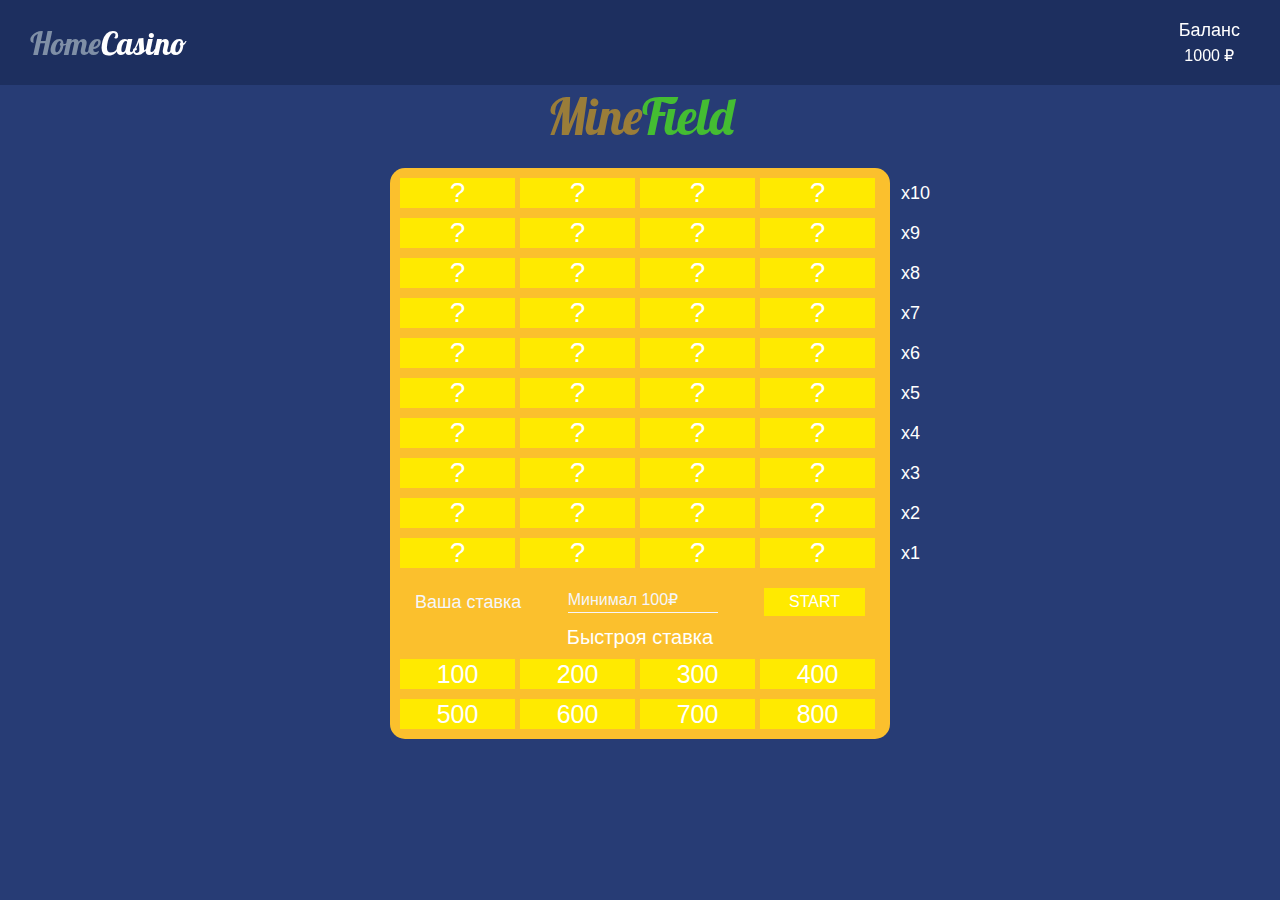
<file: casino/index.html>
<!DOCTYPE html>
<html>
<head>
	<meta charset="UTF-8">
	<title>Document</title>
	<link href="https://fonts.googleapis.com/css2?family=Lobster&display=swap" rel="stylesheet">
	<style>
		*{
			margin: 0;
			padding: 0;
			box-sizing: border-box;
		}
		body{
			background-color: #273c75;
			font-family: sans-serif;
		}
		header{
			width: 100%;
			display: flex;
			align-items: center;
			justify-content: space-between;
			padding: 20px 40px 20px 30px;
			background-color:rgba(25,42,86,0.7);
			color: #fff;
			position: fixed;
		    top: 0;
		    left: 0;
		    z-index: 999;
		}
		.logo{
			font-family: 'Lobster', cursive;
			font-weight: normal;

		}
		.logo span{
			color: #7f8fa6;
		}
		.money{
			font-size: 18px;
			display: flex;
			align-items: center;
			flex-direction: column;
		}
		.money span{
			font-size: 16px;
			width: 100%;
			padding-top: 5px;
			text-align: center;
		}
		.title{
			font-size: 50px;
			font-family: 'Lobster', cursive;
			text-align: center;
			color: #9A7D39;
			font-weight: normal;
			margin-top: 85px;
			margin-bottom: 20px;
		}
		.title span{
			color: #44bd32;
		}
		.casino{
			width: 100%;
			display: flex;
			justify-content: center;
			padding-bottom: 100px;
		}
		.casino__block{
			width: 500px;
			background-color:#FBC02D; 
			border-radius: 15px;
			padding: 10px;
		}
		.casino__inner{
			width: 100%;
			display: flex;
			align-items: center;
			margin-bottom: 10px;
			position: relative;
		}
		.casino__iteam{
			width: 120px;
			font-size: 28px;
			height: 30px;
			color: #fff;
			display: flex;
			align-items: center;
			justify-content: center;
			background-color:#FFEA00; 
			margin-right: 5px;
			cursor: pointer;
			background-size: contain;
			background-repeat: no-repeat;
			background-position: center;
			user-select: none;
		}
		.casino__inner .casino__iteam:last-child{
			margin-right: 0;
		}
		.casino__pay{
			width: 100%;
			display: flex;
			align-items: center;
			justify-content: space-between;
			padding: 0 15px;
			margin-top: 20px;
		}
		.pay__text{
			font-size: 18px;
			color: #f5f6fa;
		}
		.pay__start{
			background-color: #FFEA00;
			color: #fff;
			text-transform: uppercase;
			padding: 5px 25px; 
			cursor: pointer;
			user-select: none;
		}
		.pay__money{
			background-color: transparent;
			border: none;
			border-bottom: 1px solid #f5f6fa;
			color: #f5f6fa;
			font-size: 16px;
			outline: none;
			width: 150px;
			padding-bottom: 3px;
		}
		.pay__money::placeholder{
			color: #f5f6fa;
			font-size: 16px;
		}
		.casino__cost{
			font-size: 18px;
			color: #fff;
			position: absolute;
			top: 50%;
			right: -50px;
			transform: translateY(-50%);
			width: 29px;
			text-align: left;
			user-select: none;
		}
		.wrong{
			background-image: url(mine.png);
			background-color: red;
		}
		.right{
			background-color: #44BD32;
		}
		.stop{
			background-color: red;
			color: #fff;
			text-transform: uppercase;
			padding: 5px 25px; 
			cursor: pointer;
		}
		.fastBet__title{
			width: 100%;
			color: #fff;
			text-align: center;
			font-size: 20px;
			margin-top: 10px;
		}
		.fastBet__inner{
			width: 100%;
			display: flex;
			align-items: center;
			margin-top: 10px;
		}
		.fastBet__iteam{
			width: 120px;
			margin-right: 5px;
			height: 30px;
			font-size: 25px;
			color: #fff;
			background-color: #FFEA00;
			display: flex;
			align-items: center;
			justify-content: center;
			cursor: pointer;
		}
	</style>
</head>
<body>
	
	<header>
		<h1 class="logo"><span>Home</span>Casino</h1>
		<div class="money">
			Баланс<br><span><span id='bill'>1000</span> &#8381;</span>
		</div>
	</header>
	<h1 class="title">Mine<span>Field<span></h1>
	<section class="casino">
		<div class="casino__block">
			<div class="casino__inner">
				<div class="casino__iteam">	&quest;</div>
				<div class="casino__iteam">	&quest;</div>
				<div class="casino__iteam">	&quest;</div>
				<div class="casino__iteam">	&quest;</div>
				<div class="casino__cost">x10</div>
			</div>
			<div class="casino__inner">
				<div class="casino__iteam">	&quest;</div>
				<div class="casino__iteam">	&quest;</div>
				<div class="casino__iteam">	&quest;</div>
				<div class="casino__iteam">	&quest;</div>
				<div class="casino__cost">x9</div>
			</div>
			<div class="casino__inner">
				<div class="casino__iteam">	&quest;</div>
				<div class="casino__iteam">	&quest;</div>
				<div class="casino__iteam">	&quest;</div>
				<div class="casino__iteam">	&quest;</div>
				<div class="casino__cost">x8</div>
			</div>
			<div class="casino__inner">
				<div class="casino__iteam">	&quest;</div>
				<div class="casino__iteam">	&quest;</div>
				<div class="casino__iteam">	&quest;</div>
				<div class="casino__iteam">	&quest;</div>
				<div class="casino__cost">x7</div>
			</div>
			<div class="casino__inner">
				<div class="casino__iteam">	&quest;</div>
				<div class="casino__iteam">	&quest;</div>
				<div class="casino__iteam">	&quest;</div>
				<div class="casino__iteam">	&quest;</div>
				<div class="casino__cost">x6</div>
			</div>
			<div class="casino__inner">
				<div class="casino__iteam">	&quest;</div>
				<div class="casino__iteam">	&quest;</div>
				<div class="casino__iteam">	&quest;</div>
				<div class="casino__iteam">	&quest;</div>
				<div class="casino__cost">x5</div>
			</div>
			<div class="casino__inner">
				<div class="casino__iteam">	&quest;</div>
				<div class="casino__iteam">	&quest;</div>
				<div class="casino__iteam">	&quest;</div>
				<div class="casino__iteam">	&quest;</div>
				<div class="casino__cost">x4</div>
			</div>
			<div class="casino__inner">
				<div class="casino__iteam">	&quest;</div>
				<div class="casino__iteam">	&quest;</div>
				<div class="casino__iteam">	&quest;</div>
				<div class="casino__iteam">	&quest;</div>
				<div class="casino__cost">x3</div>
			</div>
			<div class="casino__inner">
				<div class="casino__iteam">	&quest;</div>
				<div class="casino__iteam">	&quest;</div>
				<div class="casino__iteam">	&quest;</div>
				<div class="casino__iteam">	&quest;</div>
				<div class="casino__cost">x2</div>
			</div>
			<div class="casino__inner">
				<div class="casino__iteam">	&quest;</div>
				<div class="casino__iteam">	&quest;</div>
				<div class="casino__iteam">	&quest;</div>
				<div class="casino__iteam">	&quest;</div>
				<div class="casino__cost">x1</div>
			</div>
			<div class="casino__pay">
				<label for="money" class="pay__text">Ваша ставка</label>
				<input type="number" id="money" class="pay__money" placeholder="Минимал 100&#8381;">
				<div class="pay__start">Start</div>
			</div>
			<div class="fastBet">
				<div class="fastBet__title">Быстроя ставка</div>
				<div class="fastBet__inner">
					<div class="fastBet__iteam">100</div>
					<div class="fastBet__iteam">200</div>
					<div class="fastBet__iteam">300</div>
					<div class="fastBet__iteam">400</div>
				</div>
				<div class="fastBet__inner">
					<div class="fastBet__iteam">500</div>
					<div class="fastBet__iteam">600</div>
					<div class="fastBet__iteam">700</div>
					<div class="fastBet__iteam">800</div>
				</div>
			</div>
		</div>
	</section>

	<script src="main.js"></script>
</body>
</html>
</file>
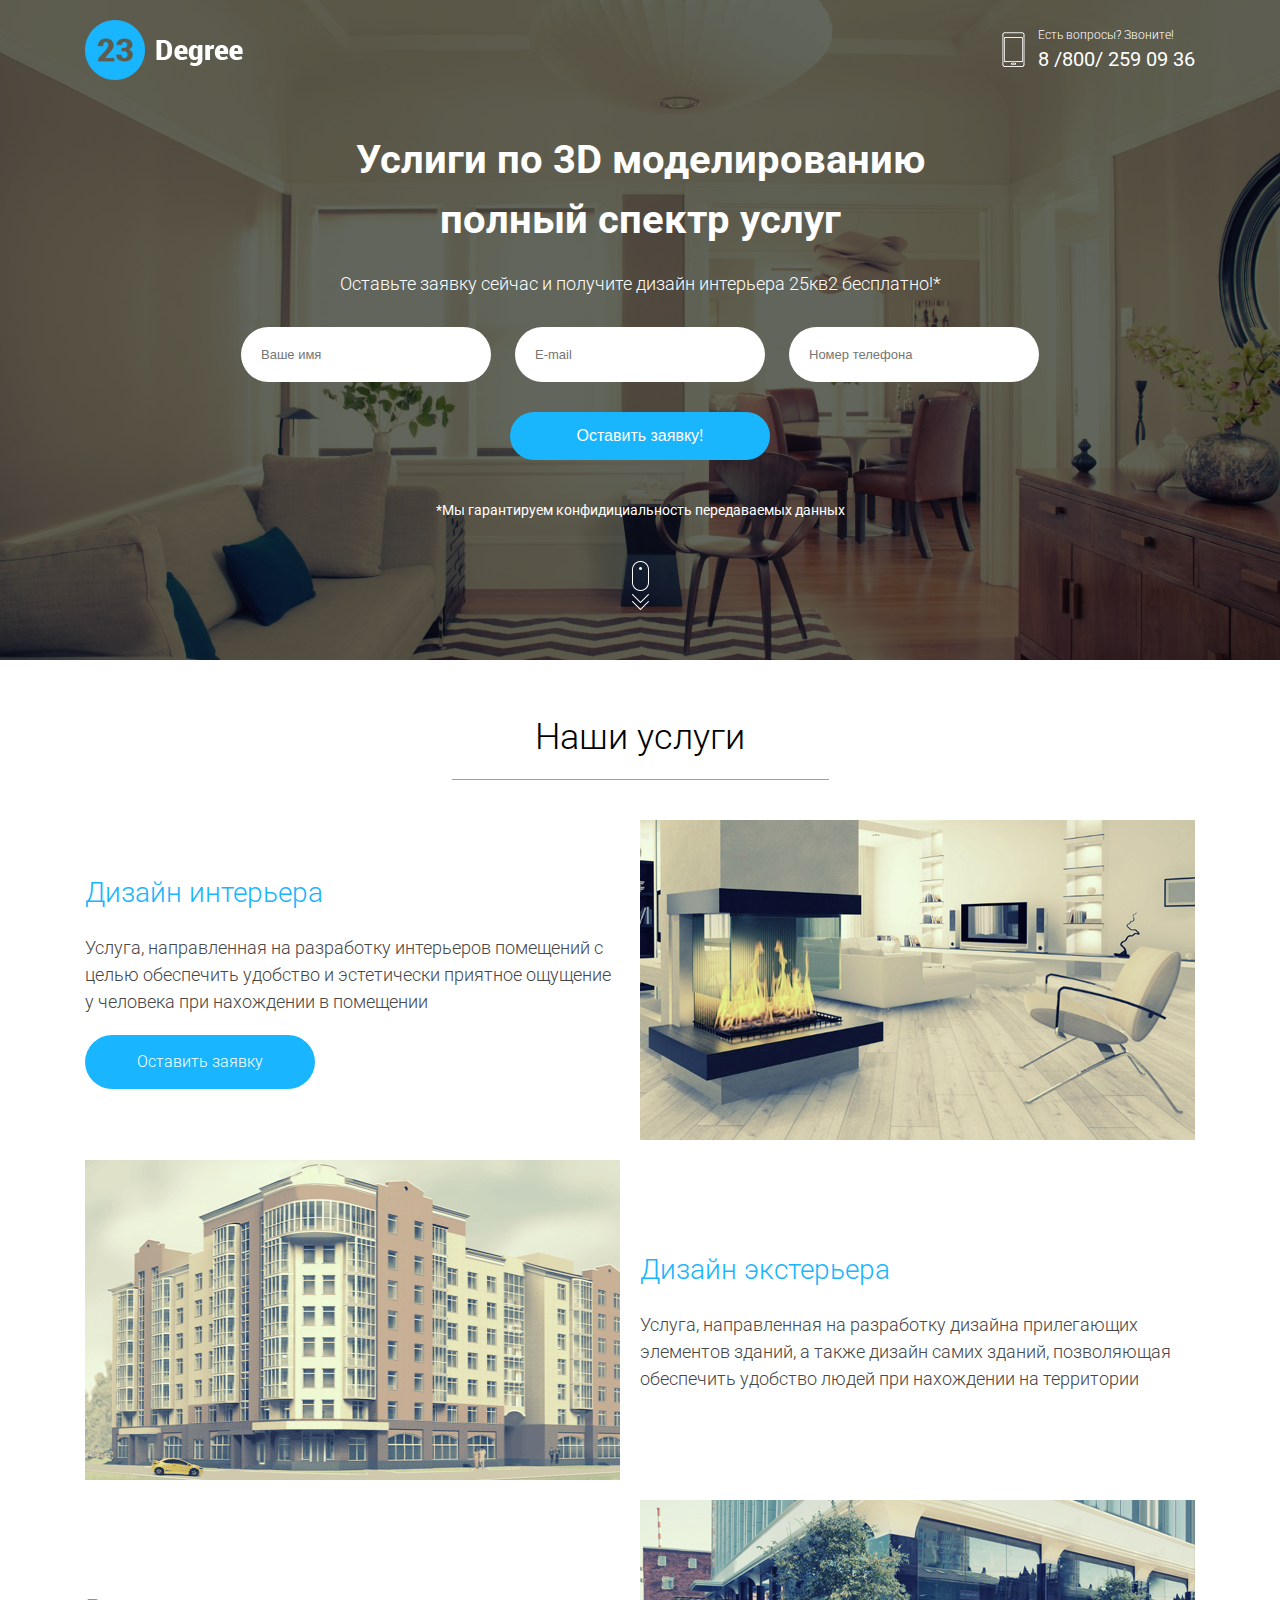
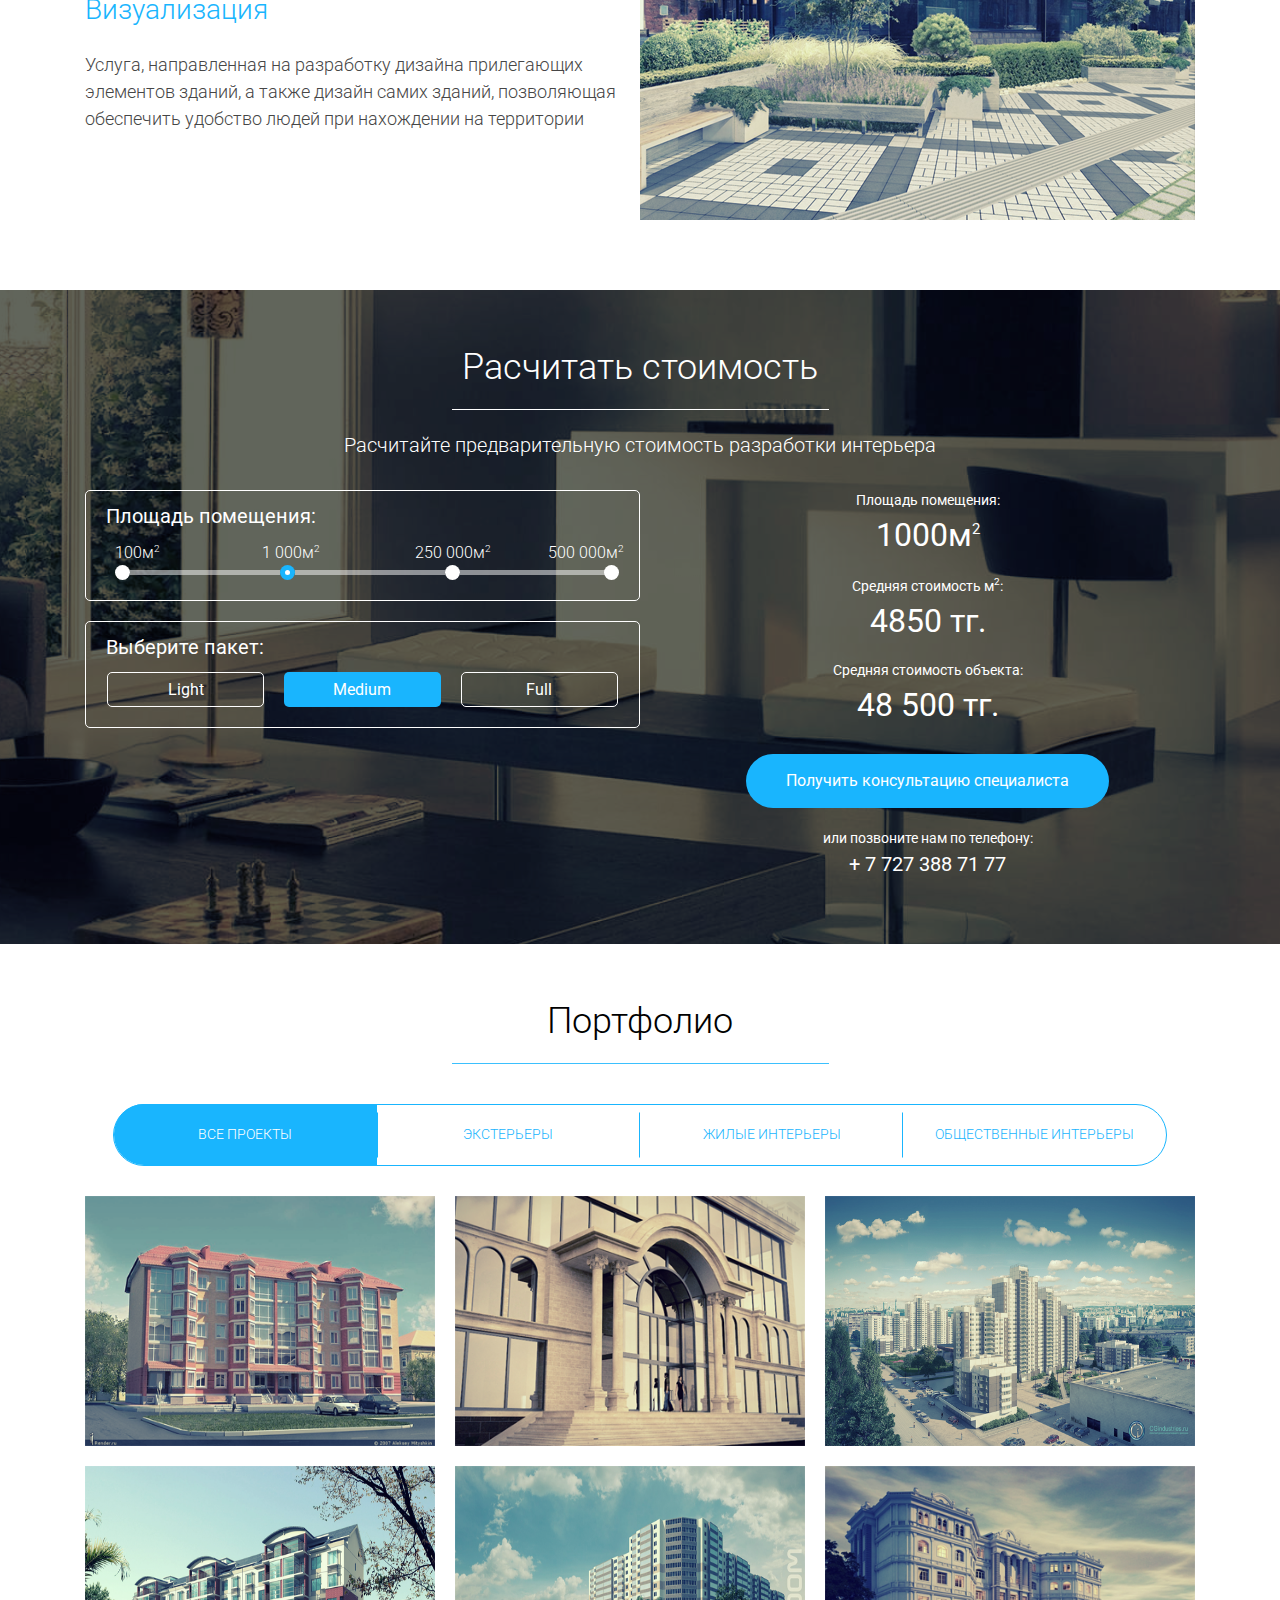
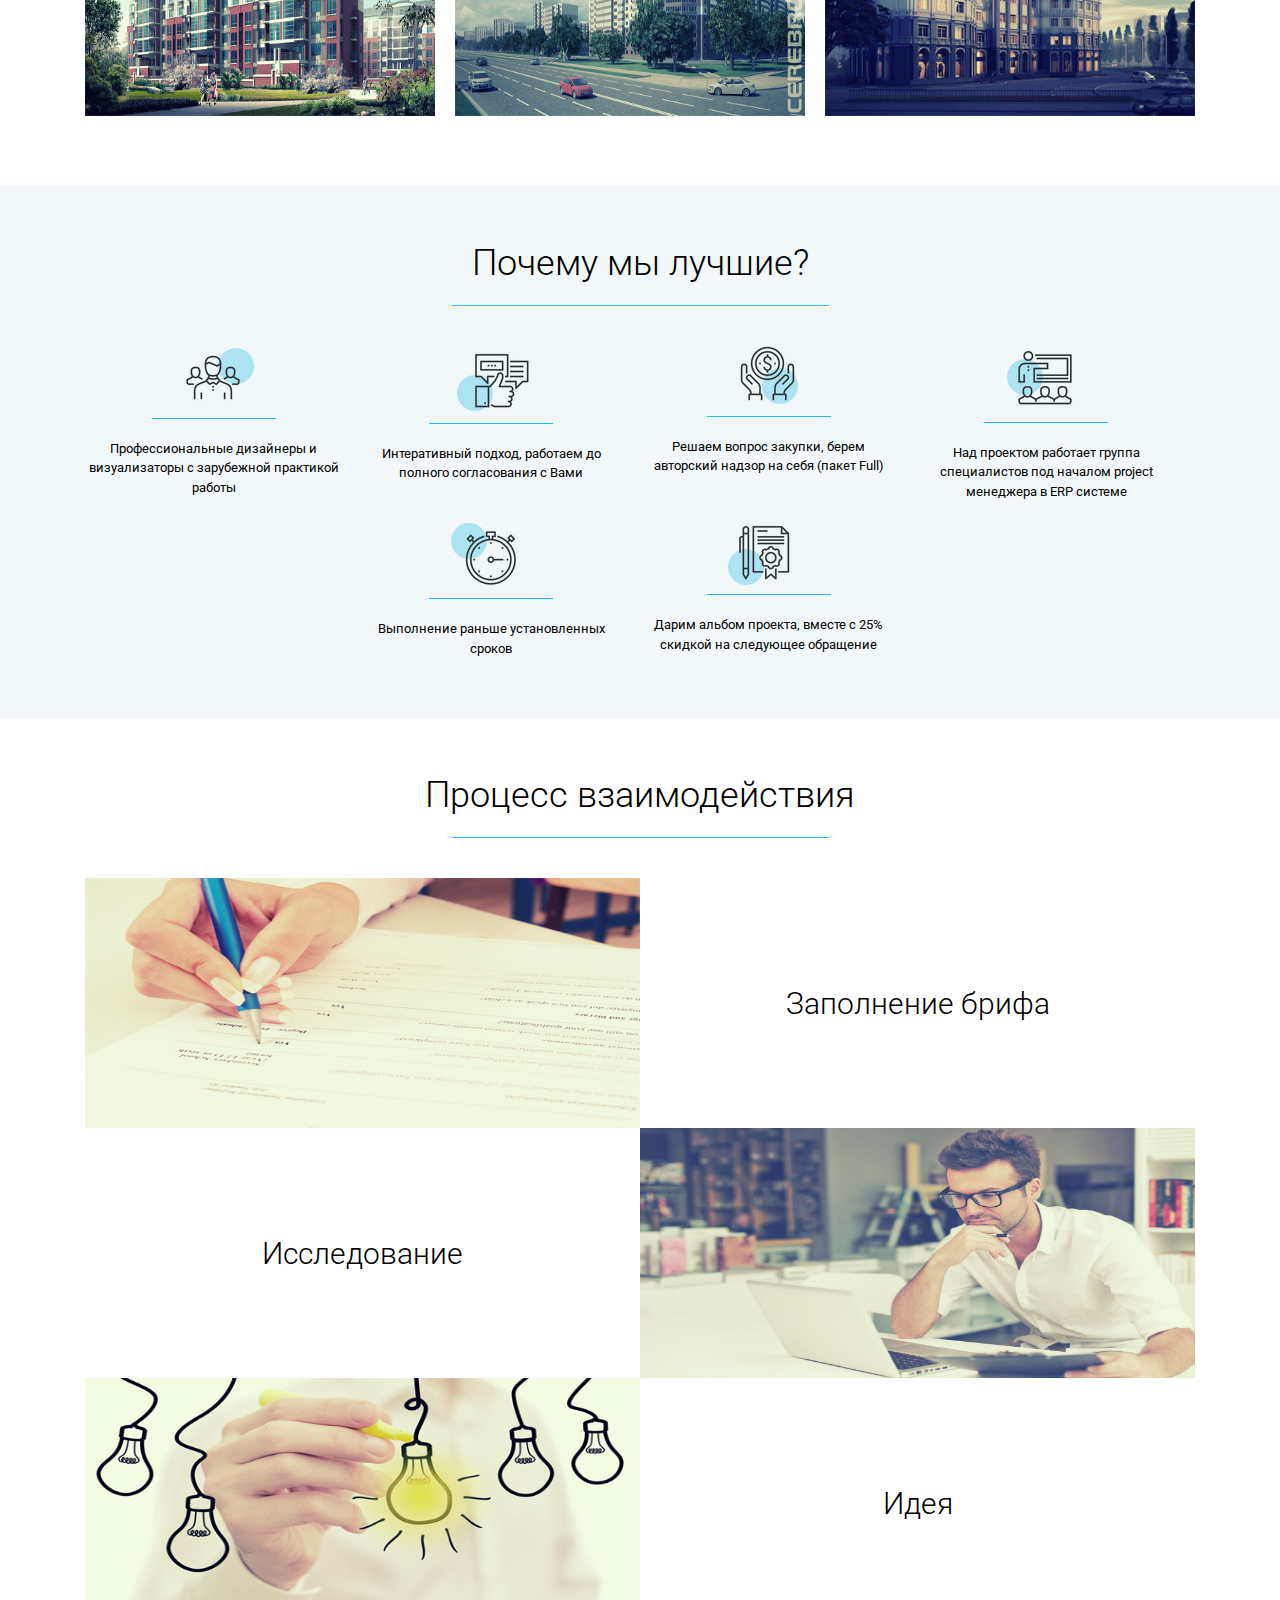
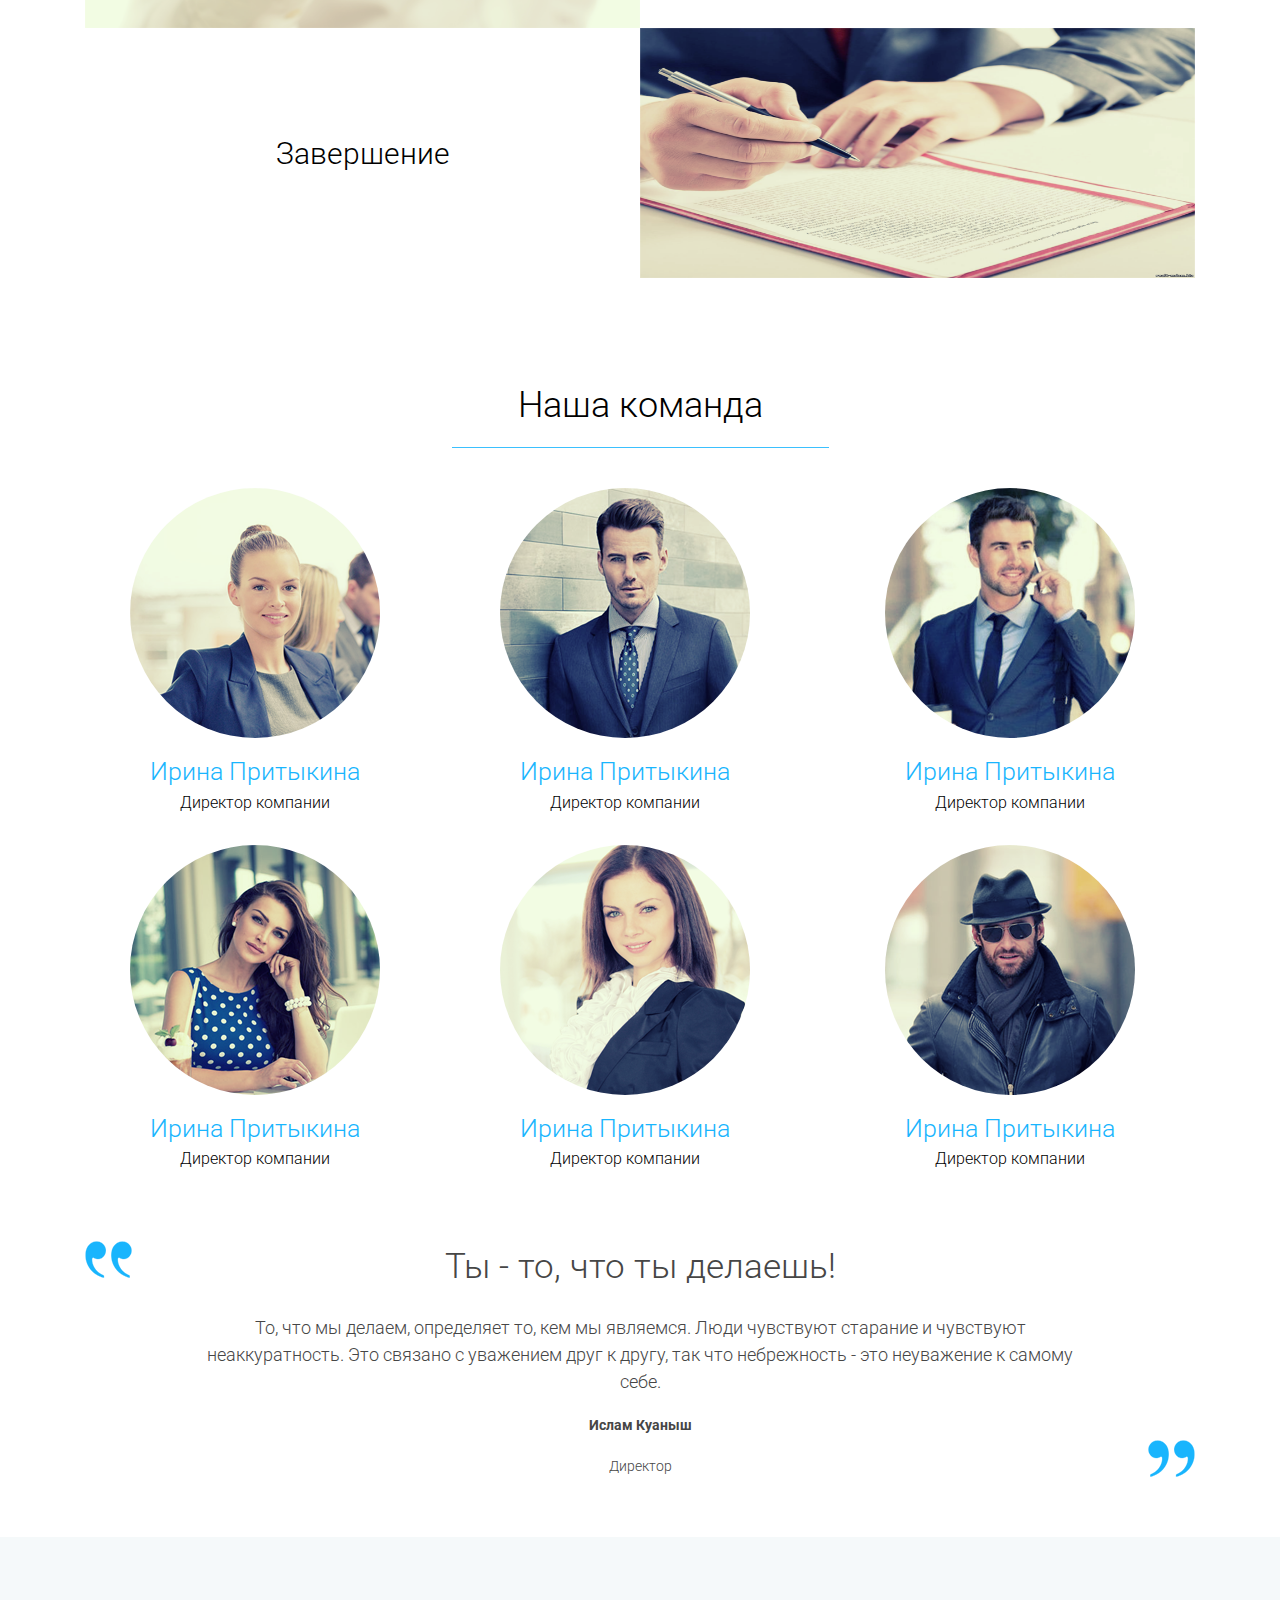
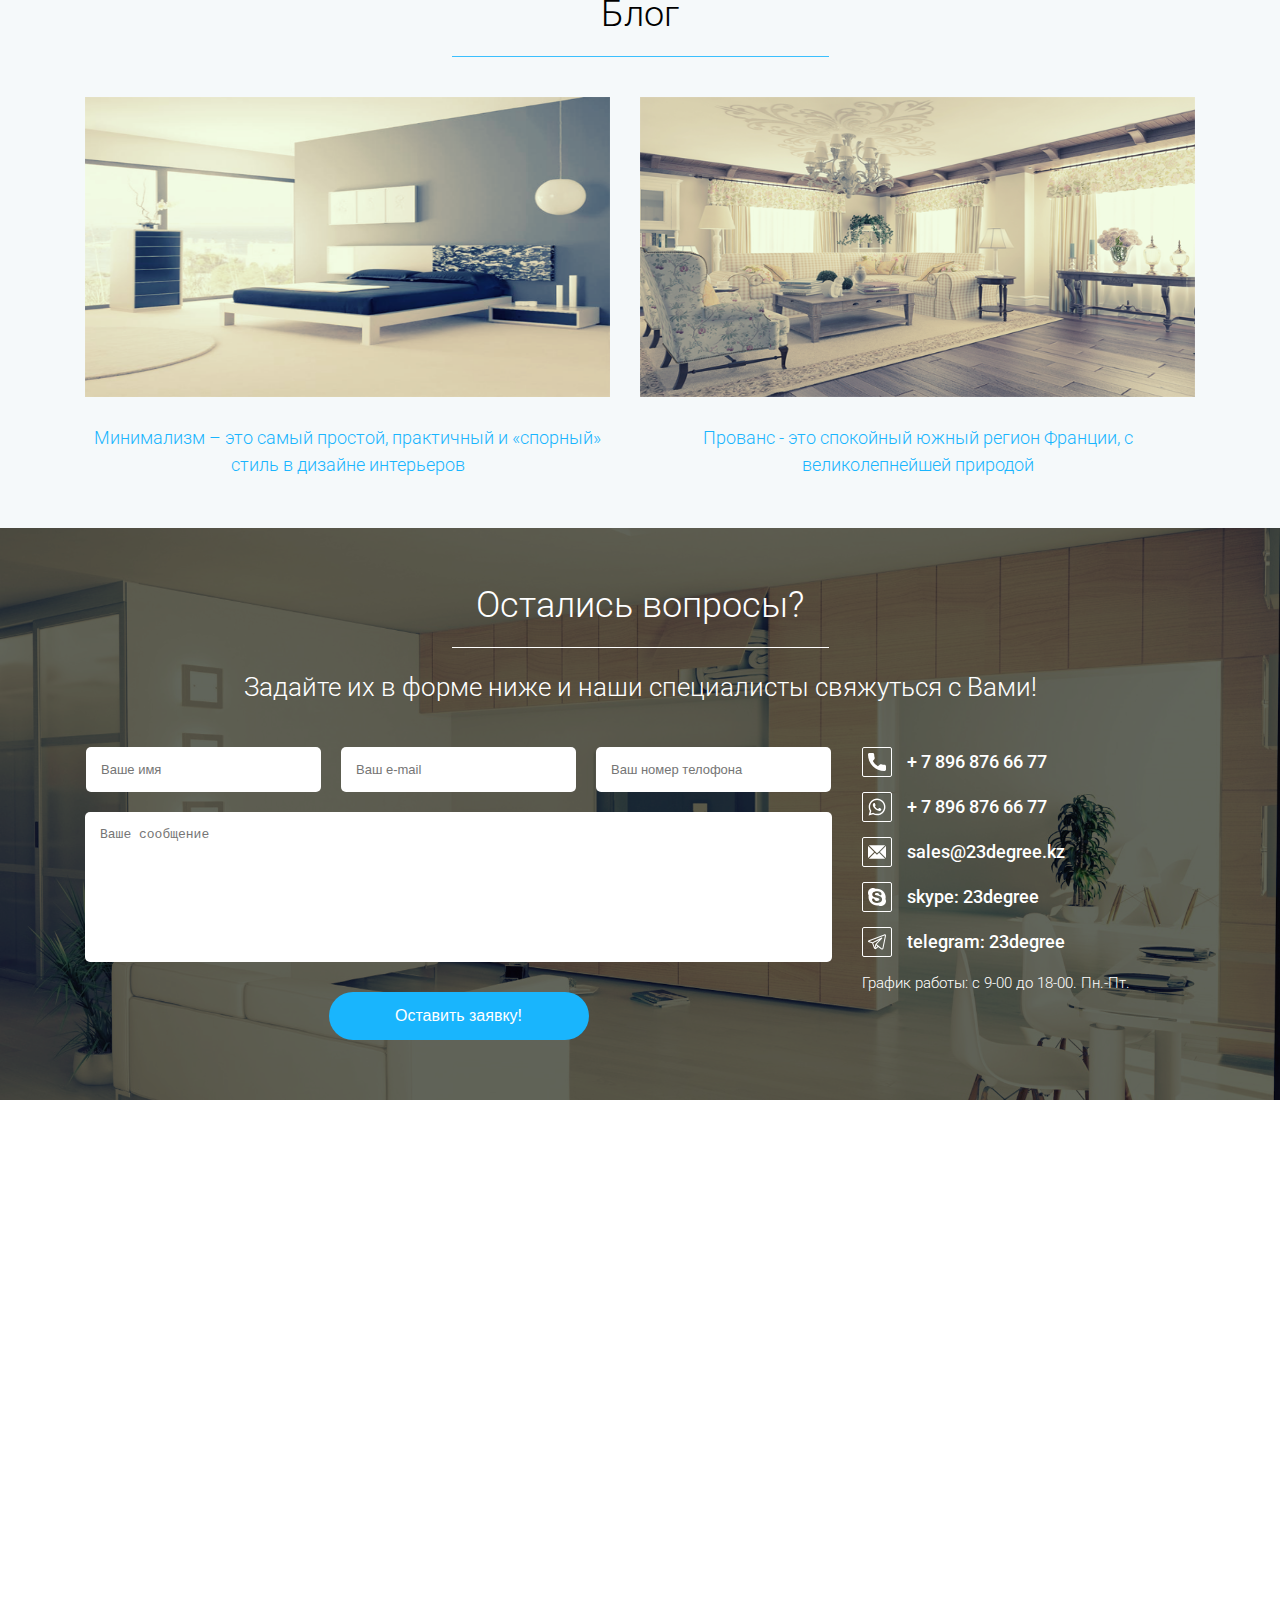
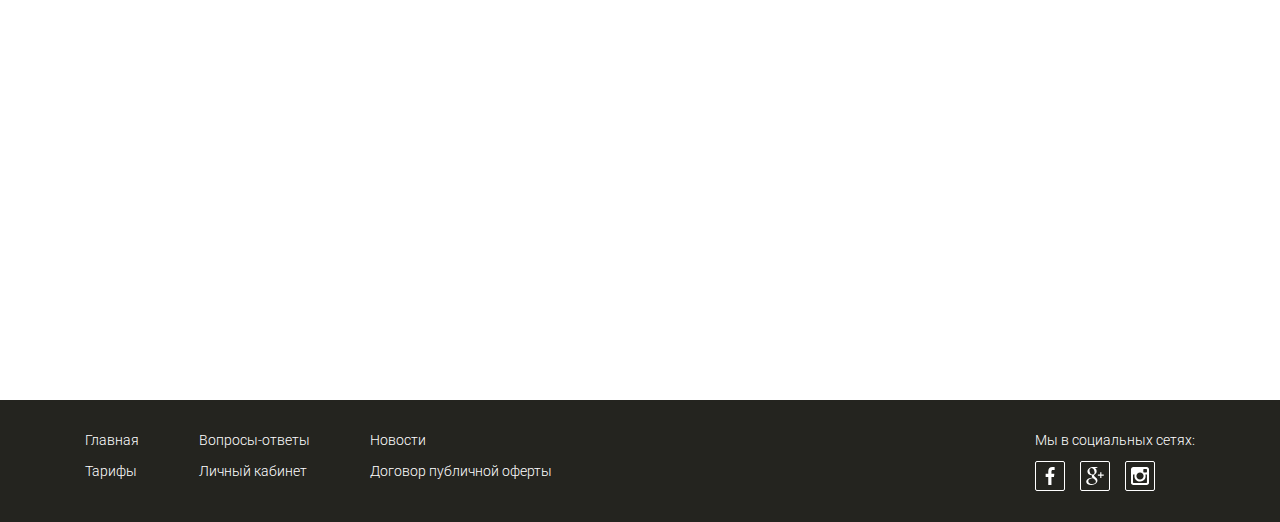
<file: Degree/index.html>
<!DOCTYPE html>
<html lang="en">
<head>
	<meta charset="UTF-8">
	<title>Document</title>
	<meta content="width=device-width, initial-scale=1" name="viewport">
	<link rel="stylesheet" href="css/style.css">
	<link rel="stylesheet" href="css/media.css">
</head>
<body>
	<header>
		<div class="conteiner">
			<div class="menu">
				<img src="img/logo.png" class="logo">
				<div class="menu__content">
					<div class="menu__phone">
						<img src="img/phone_icon.svg" class="phone__icon">
						<div class="phone__content">
							<div class="phone__title">Есть вопросы? Звоните!</div>
							<a href="tel:+88002590936" class="phone__link">8 /800/ 259 09 36</a>
						</div>
					</div>
				</div>
			</div>
		</div>
		<div class="intro">
			<div class="conteiner">
				<h1 class="intro__title">
					Услиги по 3D моделированию<br> полный спектр услуг
				</h1>
				<div class="intro__subtitle">Оставьте заявку сейчас и получите дизайн интерьера 25кв2 бесплатно!*</div>
				<div class="form">
					<form>
						<input type="text" name="" placeholder="Ваше имя" required="" class="form__iteam">
						<input type="email" name="" placeholder="E-mail" required="" class="form__iteam">
						<input type="number" name="" placeholder="Номер телефона" required="" class="form__iteam right__none">
						<input type="submit" value="Оставить заявку!" class="form__btn">
					</form>
				</div>
				<p class="intro__subtext">*Мы гарантируем конфидициальность передаваемых данных</p>
				<div class="intro__mouse">
					<img src="img/mouse.png">
				</div>
			</div>
		</div>
	</header>
	<section class="servis">
		<div class="conteiner">
			<h2 class="title">Наши услуги</h2>
			<div class="servis__inner">
				<div class="servis__content">
					<div class="servis__title">
						Дизайн интерьера
					</div>
					<div class="servis__text">
						Услуга, направленная на разработку интерьеров помещений с целью обеспечить удобство и эстетически приятное ощущение у человека при нахождении в помещении
					</div>
					<div class="servis__btn">
						Оставить заявку
					</div>
				</div>
				<div class="servis__foto">
					<img src="img/servis.png">
				</div>
			</div>

			<div class="servis__inner wrap">
				<div class="servis__foto left__foto">
					<img src="img/servis2.png">
				</div>
				<div class="servis__content left__content">
					<div class="servis__title">
						Дизайн экстерьера
					</div>
					<div class="servis__text">
						Услуга, направленная на разработку дизайна прилегающих элементов зданий, а также дизайн самих зданий, позволяющая обеспечить удобство людей при нахождении на территории
					</div>
				</div>
			</div>

			<div class="servis__inner">
				<div class="servis__content">
					<div class="servis__title">
						Визуализация
					</div>
					<div class="servis__text">
						Услуга, направленная на разработку дизайна прилегающих элементов зданий, а также дизайн самих зданий, позволяющая обеспечить удобство людей при нахождении на территории
					</div>
				</div>
				<div class="servis__foto">
					<img src="img/servis3.png">
				</div>
			</div>
		</div>
	</section>
	<section class="count">
		<div class="conteiner">
			<h2 class="title white">
				Расчитать стоимость
			</h2>
			<p class="count__subtitle">Расчитайте предварительную стоимость разработки интерьера</p>
			<div class="count__inner">
				<div class="count__iteam">
					<div class="count__block">
						<div class="count__title">
							Площадь помещения:
						</div>
						<div class="count__line">
							<div class="count__box">
								<p>100м<sup>2</sup></p>
								<div class="count__choose">
									<div class="count__circle " data-number="100"></div>
									<div class="line"></div>
								</div>
							</div>

							<div class="count__box center">
								<p>1 000м<sup>2</sup></p>
								<div class="count__choose">
									<div class="count__circle circle__active" data-number="1000"></div>
									<div class="line"></div>
								</div>
							</div>

							<div class="count__box center-big">
								<p>250 000м<sup>2</sup></p>
								<div class="count__choose">
									<div class="count__circle" data-number="250000"></div>
									<div class="line"></div>
								</div>
							</div>

							<div class="count__box right">
								<p>500 000м<sup>2</sup></p>
								<div class="count__choose">
									<div class="count__circle" data-number="500000"></div>
								</div>
							</div>
							
						</div>
					</div>
					<div class="count__block">
						<div class="count__title">
							Выберите пакет:
						</div>
						<div class="count2__inner">
							<div class="count2__box " data-package="150" id="1">Light</div>
							<div class="count2__box count2__active" data-package="100" id="2">Medium</div>
							<div class="count2__box right__none" data-package="50" id="3">Full</div>
							<div class="help"></div>
						</div>
					</div>
				</div>
				<div class="count__result">
					<div class="result__inner">
						<div class="result__box">
							<p class="result__title">Площадь помещения:</p>
							<p class="result__text"><span>1000</span>м<sup>2</sup></p>
						</div>

						<div class="result__box">
							<p class="result__title">Средняя стоимость м<sup>2</sup>:</p>
							<p class="result__text">4850 тг.</p>
						</div>

						<div class="result__box">
							<p class="result__title">Средняя стоимость объекта:</p>
							<p class="result__text"><span id="res">48 500</span> тг.</p>
						</div>
						<div class="count__btn">Получить консультацию специалиста</div>
						<div class="result__box">
							<p class="result__title">или позвоните нам по телефону:</p>
							<p class="result2__text">+ 7 727 388 71 77</p>
						</div>
					</div>
				</div>
			</div>
		</div>
	</section>
	<section class="portfolio">
		<h2 class="title">Портфолио</h2>
		<div class="conteiner">
			<div class="portfolio__inner">
				<div class="portfolio__box portfolio__active-left" id="left">все проекты</div>
				<div class="portfolio__box"> экстерьеры</div>
				<div class="portfolio__box">жилые интерьеры</div>
				<div class="portfolio__box" id="right"> общественные интерьеры</div>
			</div>

			<div class="portfolio__block ">
				<div class="portfolio__iteam">
					<img src="img/portfolio.png">
				</div>
				<div class="portfolio__iteam">
					<img src="img/portfolio2.png">
				</div>
				<div class="portfolio__iteam">
					<img src="img/portfolio3.png">
				</div>
				<div class="portfolio__iteam">
					<img src="img/portfolio4.png">
				</div>
				<div class="portfolio__iteam">
					<img src="img/portfolio5.png">
				</div>
				<div class="portfolio__iteam">
					<img src="img/portfolio6.png">
				</div>
			</div>

			<div class="portfolio__block none">
				<div class="portfolio__iteam">
					<img src="img/portfolio.png">
				</div>
				<div class="portfolio__iteam">
					<img src="img/portfolio2.png">
				</div>
				<div class="portfolio__iteam">
					<img src="img/portfolio3.png">
				</div>
				<div class="portfolio__iteam">
					<img src="img/portfolio4.png">
				</div>
				<div class="portfolio__iteam">
					<img src="img/portfolio5.png">
				</div>
			</div>

			<div class="portfolio__block none">
				<div class="portfolio__iteam">
					<img src="img/portfolio.png">
				</div>
				<div class="portfolio__iteam">
					<img src="img/portfolio2.png">
				</div>
				<div class="portfolio__iteam">
					<img src="img/portfolio3.png">
				</div>
				<div class="portfolio__iteam">
					<img src="img/portfolio4.png">
				</div>
			</div>

			<div class="portfolio__block none">
				<div class="portfolio__iteam">
					<img src="img/portfolio.png">
				</div>
				<div class="portfolio__iteam">
					<img src="img/portfolio2.png">
				</div>
				<div class="portfolio__iteam">
					<img src="img/portfolio5.png">
				</div>
				<div class="portfolio__iteam">
					<img src="img/portfolio6.png">
				</div>
			</div>

		</div>
	</section>
	<section class="better">
		<div class="conteiner">
			<h2 class="title">Почему мы лучшие?</h2>
			<div class="better__inner">
				<div class="better__box">
					<img src="img/better.png" class="better__foto">
					<div class="better__text">Профессиональные дизайнеры и визуализаторы с зарубежной практикой работы</div>
				</div>

				<div class="better__box">
					<img src="img/better2.png" class="better__foto">
					<div class="better__text">Интеративный подход, работаем до полного согласования с Вами</div>
				</div>

				<div class="better__box">
					<img src="img/better3.png" class="better__foto">
					<div class="better__text">Решаем вопрос закупки, берем авторский надзор на себя (пакет Full)</div>
				</div>

				<div class="better__box">
					<img src="img/better4.png" class="better__foto">
					<div class="better__text">Над проектом работает группа специалистов под началом project менеджера в ERP системе</div>
				</div>

				<div class="better__box">
					<img src="img/better5.png" class="better__foto">
					<div class="better__text">Выполнение раньше установленных сроков</div>
				</div>

				<div class="better__box">
					<img src="img/better6.png" class="better__foto">
					<div class="better__text">Дарим альбом проекта, вместе с 25% скидкой на следующее обращение</div>
				</div>
			</div>
		</div>
	</section>
	<section class="progress">
		<div class="conteiner">
			<h2 class="title">Процесс взаимодействия</h2>
			<div class="progress__inner">
				<div class="progress__foto">
					<img src="img/progress.png">
				</div>
				<div class="progress__content">
					Заполнение брифа
				</div>
			</div>
			<div class="progress__inner wrap2">
				<div class="progress__content">
					Исследование
				</div>
				<div class="progress__foto">
					<img src="img/progress2.png">
				</div>
			</div>
			<div class="progress__inner">
				<div class="progress__foto">
					<img src="img/progress3.png">
				</div>
				<div class="progress__content">
					Идея
				</div>
			</div>
			<div class="progress__inner wrap2">
				<div class="progress__content bottom_none">
					Завершение
				</div>
				<div class="progress__foto">
					<img src="img/progress4.png">
				</div>
			</div>
		</div>
	</section>
	<section class="team">
		<div class="conteiner">
			<h2 class="title">Наша команда</h2>
			<div class="team__inner">

				<div class="team__iteam">
					<div class="team__foto">
						<img src="img/team.png">
					</div>
					<div class="team__content">
						<h2 class="team__title">
							Ирина Притыкина
						</h2>
						<p class="team__position">
							Директор компании
						</p>
					</div>
				</div>

				<div class="team__iteam">
					<div class="team__foto">
						<img src="img/team2.png" class="foto1">
					</div>
					<div class="team__content">
						<h2 class="team__title">
							Ирина Притыкина
						</h2>
						<p class="team__position">
							Директор компании
						</p>
					</div>
				</div>

				<div class="team__iteam">
					<div class="team__foto">
						<img src="img/team3.png" class="foto1">
					</div>
					<div class="team__content">
						<h2 class="team__title">
							Ирина Притыкина
						</h2>
						<p class="team__position">
							Директор компании
						</p>
					</div>
				</div>

				<div class="team__iteam">
					<div class="team__foto">
						<img src="img/team4.png" class="foto2">
					</div>
					<div class="team__content">
						<h2 class="team__title">
							Ирина Притыкина
						</h2>
						<p class="team__position">
							Директор компании
						</p>
					</div>
				</div>

				<div class="team__iteam">
					<div class="team__foto">
						<img src="img/team5.png" 
						class="foto3">
					</div>
					<div class="team__content">
						<h2 class="team__title">
							Ирина Притыкина
						</h2>
						<p class="team__position">
							Директор компании
						</p>
					</div>
				</div>

				<div class="team__iteam">
					<div class="team__foto">
						<img src="img/team6.png" class="foto3">
					</div>
					<div class="team__content">
						<h2 class="team__title">
							Ирина Притыкина
						</h2>
						<p class="team__position">
							Директор компании
						</p>
					</div>
				</div>
			</div>
			<div class="team__quote">
				<h2 class="quote__title">Ты - то, что ты делаешь!</h2>
				<p class="quote__text">То, что мы делаем, определяет то, кем мы являемся. Люди чувствуют старание и чувствуют неаккуратность. Это связано с уважением друг к другу, так что небрежность - это неуважение к самому себе.</p>
				<p class="quote__name">Ислам Куаныш</p>
				<p class="quote__position">Директор</p>
				<img src="img/quates.png" class="quotes">
				<img src="img/quates2.png" class="quotes2">
			</div>
		</div>
	</section>
	<section class="blog">
		<div class="conteiner">
			<h2 class="title">Блог</h2>
			<div class="blog__inner">
				<div class="blog__iteam">
					<img src="img/blog.png" class="blog__foto">
					<div class="blog__link">
						<a href="#/">Минимализм – это самый простой, практичный и «спорный» стиль в дизайне интерьеров</a>
					</div>
				</div>
				<div class="blog__iteam">
					<img src="img/blog2.png" class="blog__foto">
					<div class="blog__link">
						<a href="#/">Прованс - это спокойный южный регион Франции, с великолепнейшей природой</a>
					</div>
				</div>
			</div>
		</div>
	</section>
	<section class="question">
		<div class="conteiner">
			<h2 class="title white">Остались вопросы?</h2>
			<p class="question__subtext">Задайте их в форме ниже и наши специалисты свяжуться с Вами!</p>
			<div class="question__inner">
				<div class="question__form">
					<form method="POST">
						<input type="text"class="form__item" placeholder="Ваше имя">
						<input type="email"class="form__item" placeholder="Ваш e-mail">
						<input type="number"class="form__item right__none" placeholder="Ваш номер телофона"><br>
						<div class="textarea">
							<textarea class="form__area" placeholder="Ваше сообщение"></textarea>
						</div>
						<div class="btn">
							<input type="submit" name="submit" value="Оставить заявку!" class="form__btn">
						</div>
					</form>
				</div>
				<div class="question__contact">
					<div class="contact__iteam">
						<div class="contact__icon">
							<img src="img/call.svg">
						</div>
						<div class="contact__text">
							+ 7 896 876 66 77
						</div>
					</div>

					<div class="contact__iteam">
						<div class="contact__icon">
							<img src="img/whatsapp.svg">
						</div>
						<div class="contact__text">
							+ 7 896 876 66 77
						</div>
					</div>

					<div class="contact__iteam">
						<div class="contact__icon">
							<img src="img/email.svg">
						</div>
						<div class="contact__text">
							sales@23degree.kz
						</div>
					</div>

					<div class="contact__iteam">
						<div class="contact__icon">
							<img src="img/skype.svg">
						</div>
						<div class="contact__text">
							skype: 23degree
						</div>
					</div>

					<div class="contact__iteam">
						<div class="contact__icon">
							<img src="img/telegram.svg">
						</div>
						<div class="contact__text">
							telegram: 23degree
						</div>
					</div>

					<p class="contact__work">
						График работы: с 9-00 до 18-00. Пн.-Пт.
					</p>
				</div>
			</div>
		</div>
	</section>
	<div class="map">
		<iframe src="https://www.google.com/maps/embed?pb=!1m18!1m12!1m3!1d2906.5674143976157!2d76.89685101435605!3d43.239528579137655!2m3!1f0!2f0!3f0!3m2!1i1024!2i768!4f13.1!3m3!1m2!1s0x3883693d77a95ead%3A0x320bc1274fae5f7!2z0JDQu9Cw0YLQsNGD!5e0!3m2!1sru!2s!4v1585382563815!5m2!1sru!2s" frameborder="0" style="border:0;" allowfullscreen="" aria-hidden="false" tabindex="0"></iframe>
	</div>
	<footer>
		<div class="conteiner">
			<div class="foot__inner">
				<div class="foot__links">
					<div class="foot__group">
						<a href="#/">Главная</a>
						<a href="#/">Тарифы</a>
					</div>
					<div class="foot__group">
						<a href="#/">Вопросы-ответы</a>
						<a href="#/">Личный кабинет</a>
					</div>
					<div class="foot__group">
						<a href="#/">Новости</a>
						<a href="#/">Договор публичной оферты</a>
					</div>
				</div>
				<div class="foot__social">
					<p>Мы в социальных сетях:</p>
					<div class="social__block">
						<div class="contact__icon">
							<img src="img/facebook.svg">
						</div>
						<div class="contact__icon">
							<img src="img/google-plus.svg">
						</div>
						<div class="contact__icon">
							<img src="img/instagram.svg">
						</div>
					</div>
				</div>
			</div>
		</div>
	</footer>
	<div class="modal">
		<div class="modal__box">
			<p>Оставьте заявку сейчас</p>
			<div class="form">
					<form>
						<input type="text" name="" placeholder="Ваше имя" required="" class="form__iteam modal__form">
						<input type="email" name="" placeholder="E-mail" required="" class="form__iteam modal__form">
						<input type="number" name="" placeholder="Номер телефона" required="" class="form__iteam modal__form">
						<input type="submit" value="Оставить заявку!" class="form__btn modal__btn">
					</form>
				</div>
			<img src="img/close.svg" class="close">
		</div>
	</div>
	<script src="js/main.js"></script>
</body>
</html>
</file>
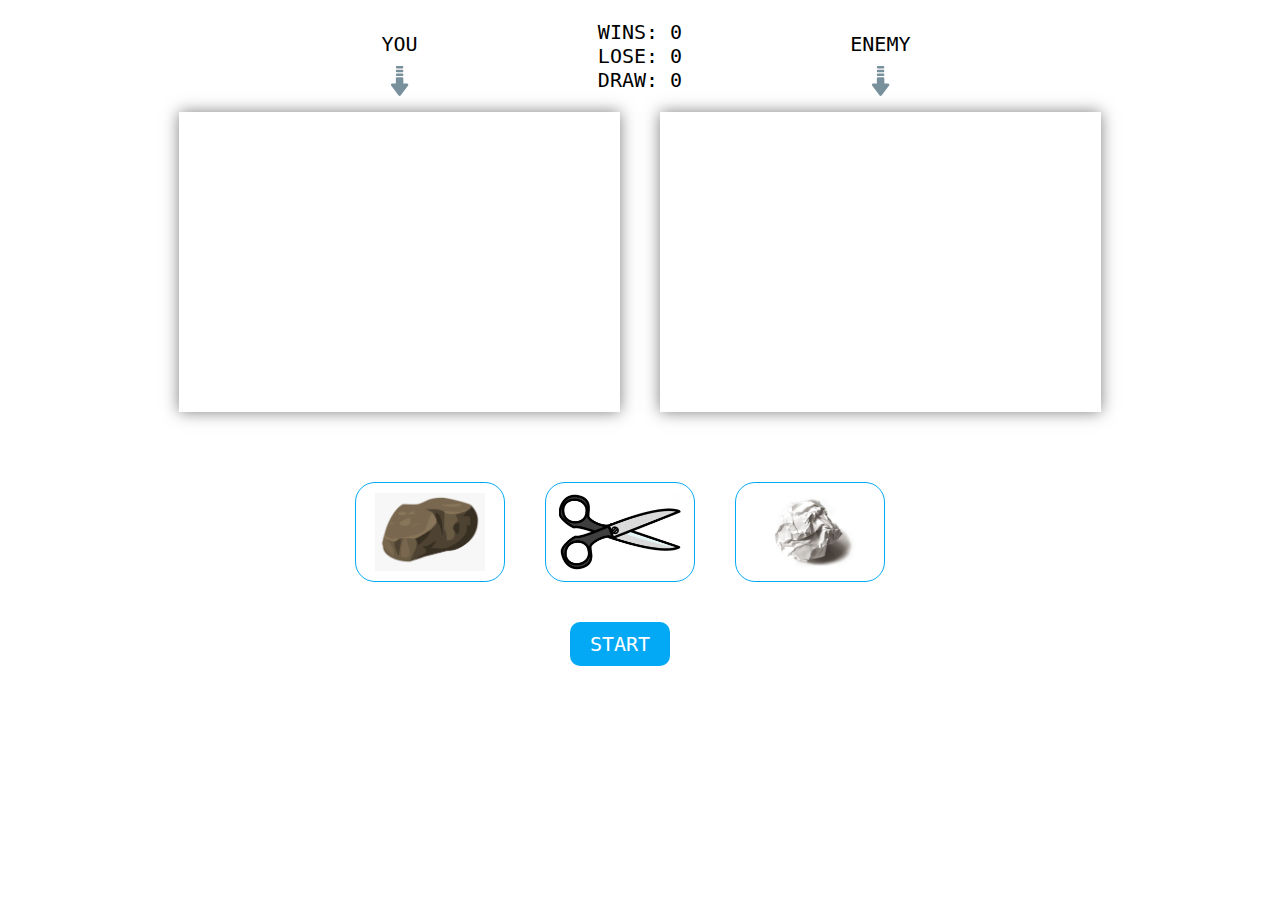
<file: game/index.html>
<!DOCTYPE html>
<html>
<head>
    <meta charset="UTF-8">
    <meta name="viewport" content="width=device-width, initial-scale=1.0">
    <title>Document</title>
    <link rel="stylesheet" href="style.css">
</head>
<body>
    <div class="conteiner">
        <div class="count">
            <div class="win">WINS: <span>0</span></div>
            <div class="lose">LOSE: <span>0</span></div>
            <div class="draw">DRAW: <span>0</span></div>
        </div>
        
        <div class="main">
            
            <div class="player">
                <div class="point">
                    <p>YOU</p>
                    <img src="download.svg">
                </div>
            </div>
            <div class="comp">
                <div class="point">
                    <p>ENEMY</p>
                    <img src="download.svg">
                </div>
            </div>
        </div>
        <div class="button">
            <div class="buttom__iteam">
                <img src="rok.png" title="You choose Rock">
            </div>
            <div class="buttom__iteam">
                <img src="cut.png" title="You choose Scissors">
            </div>
            <div class="buttom__iteam">
                <img src="paper.png" title="You choose Paper">
            </div>
        </div>
        <div class="bottom">
            <div class="start">start</div>
        </div>

    </div>

    <script src="app.js"></script>
</body>
</html>
</file>
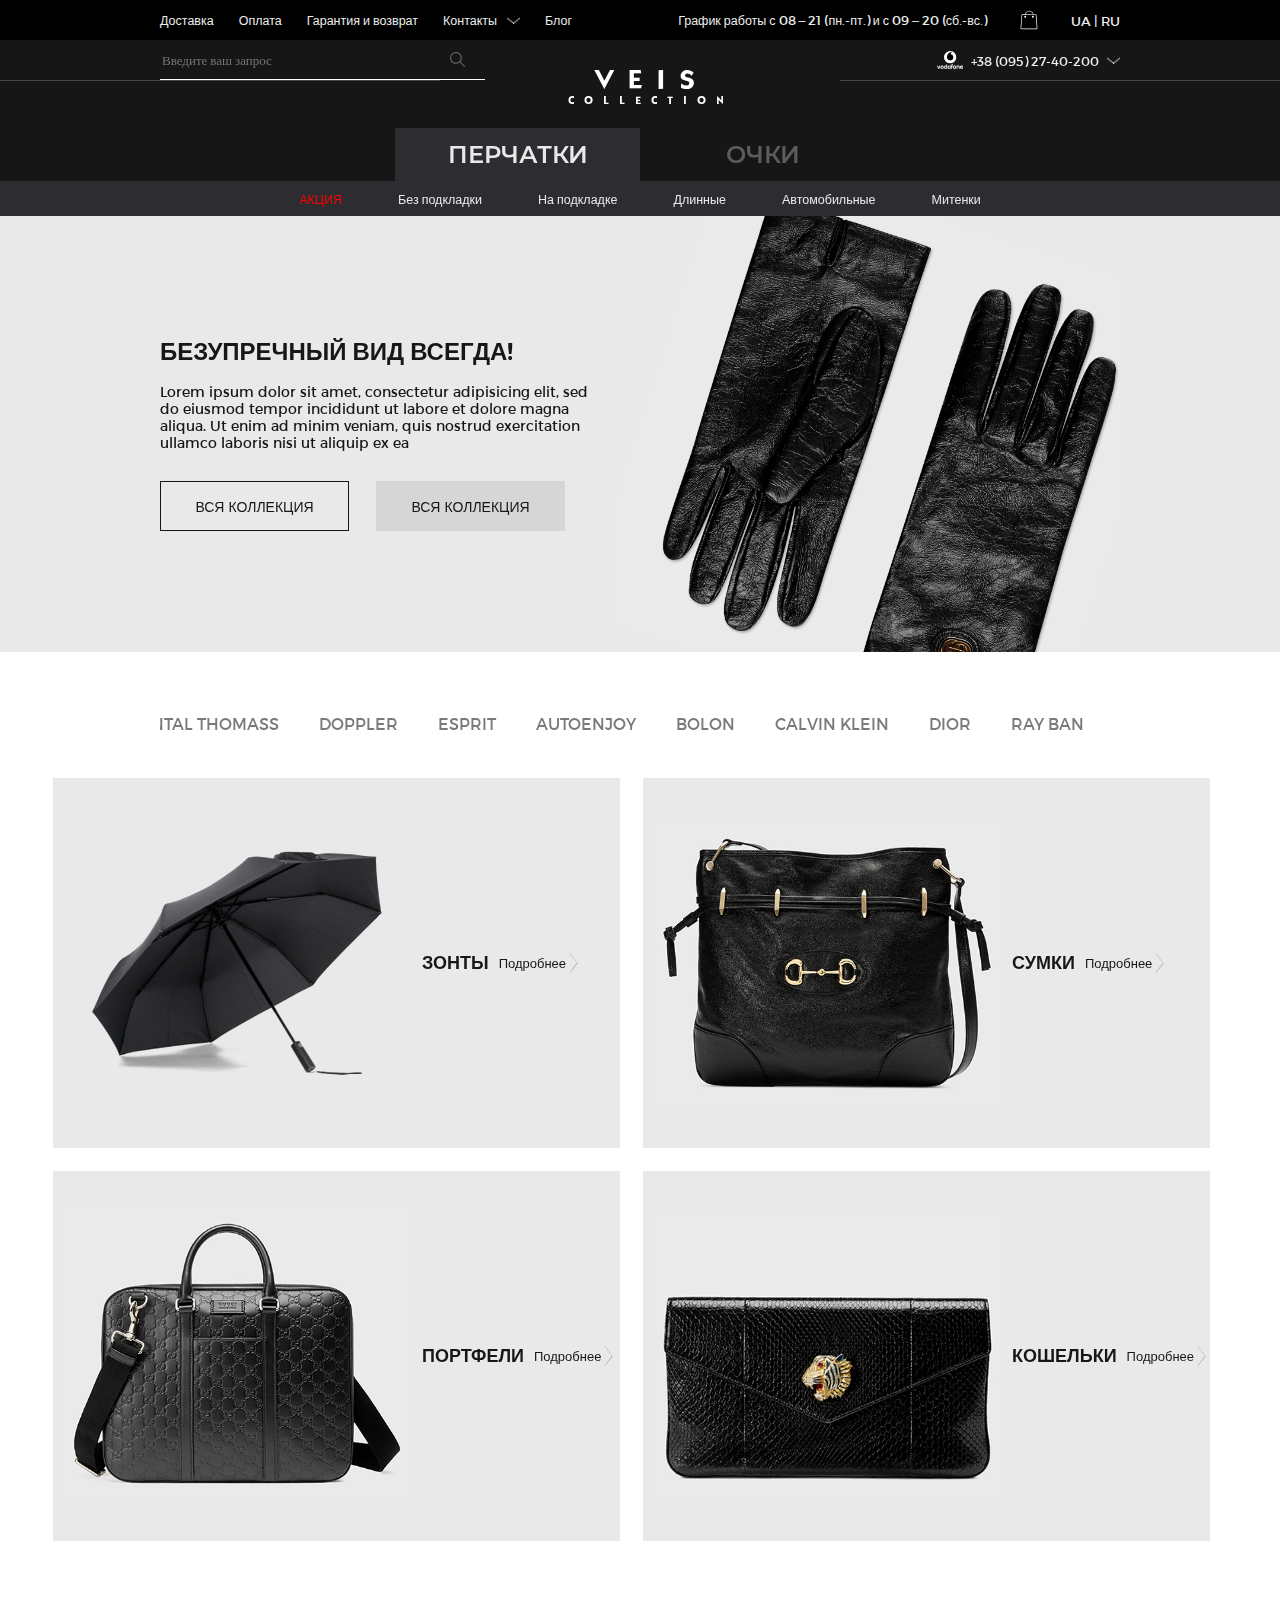
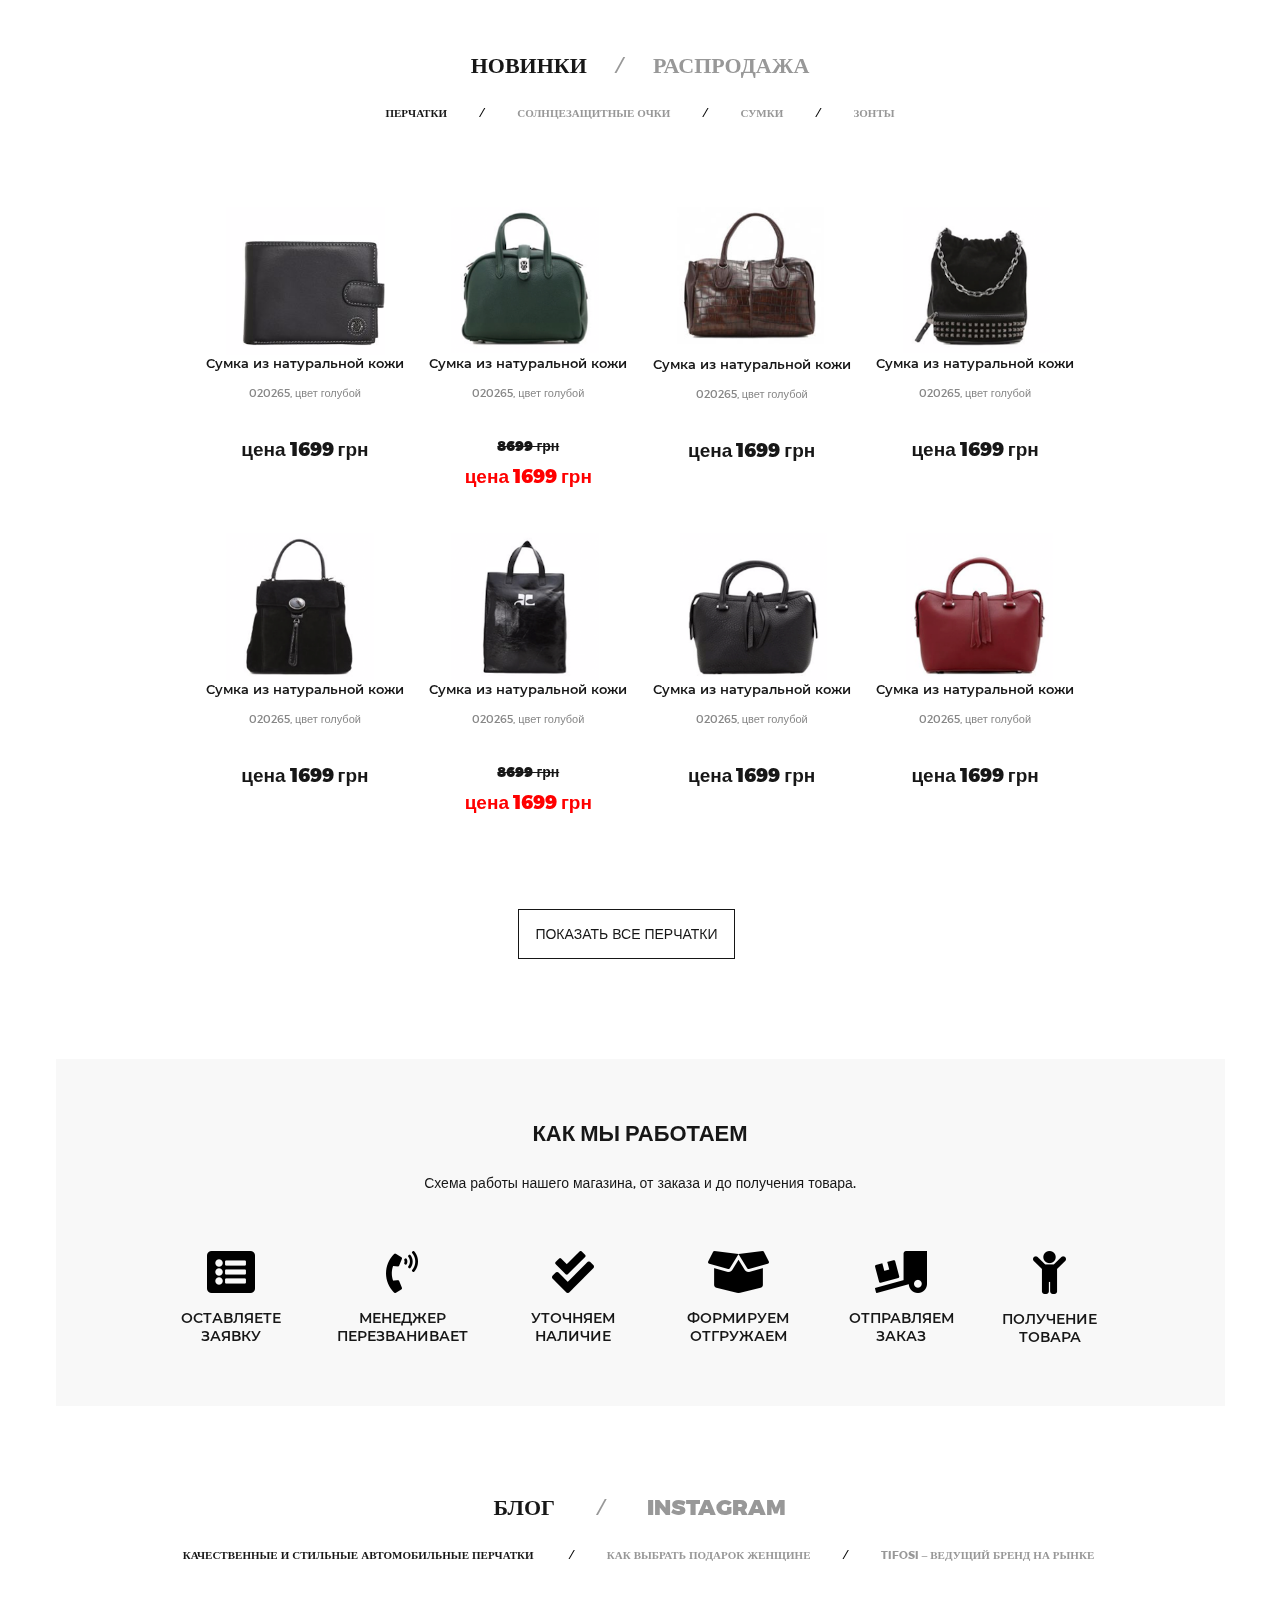
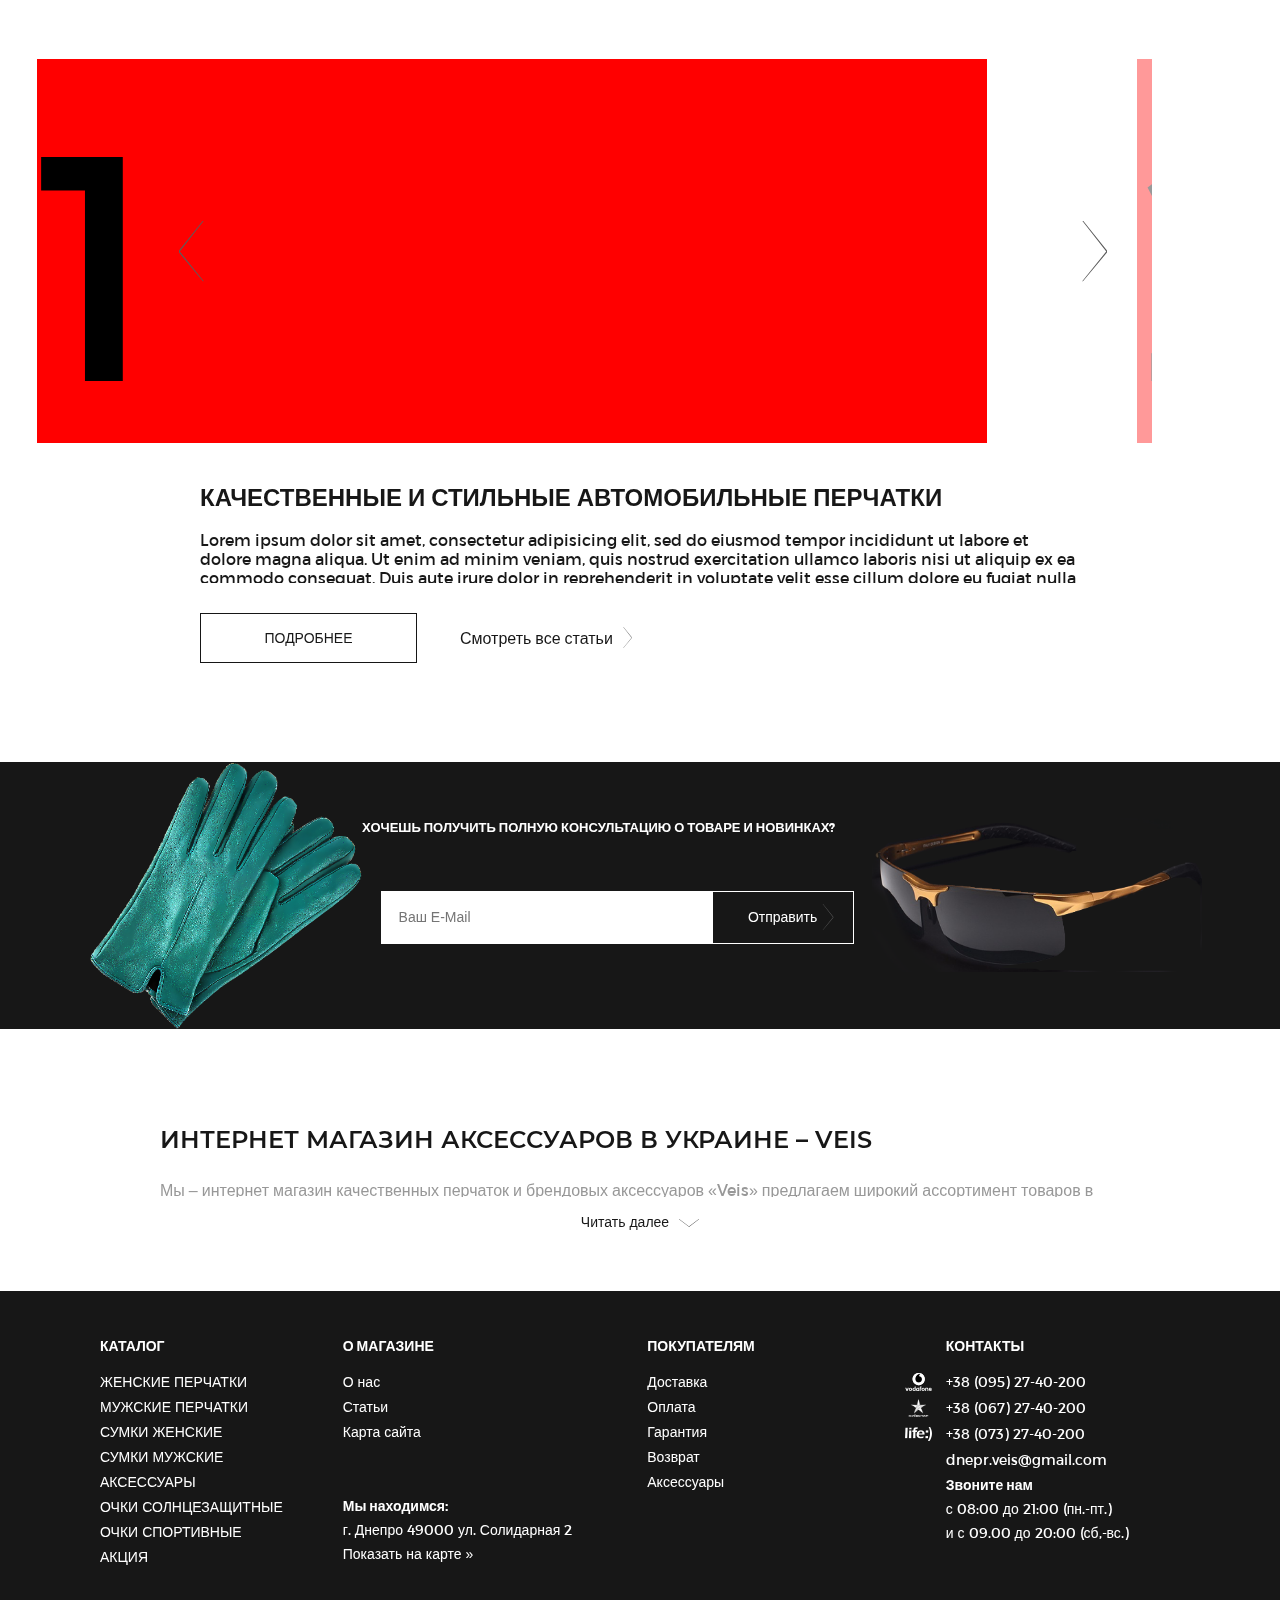
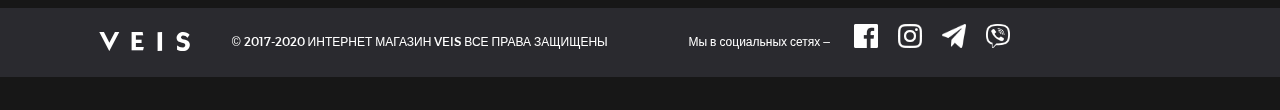
<file: project(veis)/index.html>
<!DOCTYPE html>
<html>
<head>
	<meta charset="UTF-8">
	<meta content="width=device-width, initial-scale=1" name="viewport">
	<title>Document</title>
	<link rel="stylesheet" href="css/main.css">
	<link rel="stylesheet" href="css/media.css">
	<link rel="stylesheet" href="css/slick.css">
</head>
<body>
	<header>
		<div class="conteiner">
			<div class="top__head">
				<nav>
					<a href="#/">Доставка</a>
					<a href="#/">Оплата</a>
					<a href="#/">Гарантия и возврат</a>
					<div class="head__contact">
						<span>Контакты</span>
						<img src="img/down_white.png" alt="">
						<div class="contact__hide">
							<div class="contact__iteam">
								<img src="img/vodafone_black.jpg">
								<a href="tel:380952740200">
									+38 (095) 27-40-200
								</a>
							</div>
							<div class="contact__iteam">
								<img src="img/kievstar_black.jpg">
								<a href="tel:380952740200">
									+38 (095) 27-40-200
								</a>
							</div>
							<div class="contact__iteam">
								<img src="img/life_black.jpg">
								<a href="tel:380952740200">
									+38 (095) 27-40-200
								</a>
							</div>
							<p class="contact__email">dnepr.veis@gmail.com</p>
							<div class="contact__iteam contact__margin">
								<img src="img/phone.jpg">
								<div class="contact__content">
									<p class="contact__title">Звоните нам</p>
									<p class="contact__text">с 08:00 до 21:00 (пн.-пт.)</p>
									<p class="contact__text">и с 09.00 до 20:00 (сб,-вс.)</p>
								</div>
							</div>
							<div class="contact__iteam2">
								<img src="img/marker.jpg">
								<div class="contact__content">
									<p class="contact__title">Мы находимся:</p>
									<p class="contact__text">г. Днепро 49000 ул. Солидарная 2</p>
									<a href="#/">Показать на карте » </a>
								</div>
							</div>
						</div>
					</div>
					<a href="#/">Блог</a>
				</nav>
				<div class="top__head_info">
					<p class="work__info">График работы с 08 – 21 (пн.-пт.) и с 09 – 20 (сб.-вс.) </p>
					<img class="cart__icon" src="img/cart.svg">
					<p class="lang__info"><a href="#/">UA</a> | <a href="#/">RU</a></p>
				</div>
			</div>
			<div class="media__head">
				<div class="media__head_cart">
					<img src="img/cart.svg">
					<span>5</span>
				</div>

				<a href="index.html" class="logo media__head_logo">VEIS<br><span>COLLECTION</span></a>

				<div class="media__head_burger">
					<span class="top"></span>
					<span class="center"></span>
					<span class="bottom"></span>
					<img src="img/down.svg" style="display: none;">
				</div>
			</div>
		</div>
	</header>
	<div class="media__modal">
		<div class="conteiner">
			<div class="media__modal_iteam">
				<a href="#/">Доставка</a>
				<a href="#/">Оплата</a>
				<a href="#/">Гарантия и возврат</a>
				<div class="head__contact  modal__hide">
					<span>Контакты</span>
					<img src="img/down_white.png" alt="">
					<div class="contact__hide">
						<div class="contact__iteam">
							<img src="img/vodafone_black.jpg">
							<a href="tel:380952740200">
								+38 (095) 27-40-200
							</a>
						</div>
						<div class="contact__iteam">
							<img src="img/kievstar_black.jpg">
							<a href="tel:380952740200">
								+38 (095) 27-40-200
							</a>
						</div>
						<div class="contact__iteam">
							<img src="img/life_black.jpg">
							<a href="tel:380952740200">
								+38 (095) 27-40-200
							</a>
						</div>
						<p class="contact__email">dnepr.veis@gmail.com</p>
						<div class="contact__iteam contact__margin">
							<img src="img/phone.jpg">
							<div class="contact__content">
								<p class="contact__title">Звоните нам</p>
								<p class="contact__text">с 08:00 до 21:00 (пн.-пт.)</p>
								<p class="contact__text">и с 09.00 до 20:00 (сб,-вс.)</p>
							</div>
						</div>
						<div class="contact__iteam2">
							<img src="img/marker.jpg">
							<div class="contact__content">
								<p class="contact__title">Мы находимся:</p>
								<p class="contact__text">г. Днепро 49000 ул. Солидарная 2</p>
								<a href="#/">Показать на карте » </a>
							</div>
						</div>
					</div>
				</div>
				<a href="#/">Блог</a>
			</div>
		</div>
	</div>
	<div class="bottom__head">
		<div class="conteiner">
			<div class="bottom__block">
				<div class="map__head_input head__search">
					<input id="head__input" type="text" placeholder="Введите ваш запрос">
					<img class="input__hide_media" src="img/loupe.svg" id="close__input">
					<div class="head__hide">
						<p>САПОГИ ЗИМНИЕ НА КАБЛУКЕ</p>
						<p>БОТИНКИ ЗИМНИЕ НА НИЗКОМ ХОДУ</p>
						<p>ТУФЛИ НА КАБЛУКЕ</p>
						<p>ТУФЛИ НА КАБЛУКЕ ВЫСОКОМ</p>
						<div class="head__btn">посмотреть все результаты  987</div>
					</div>
				</div>
				<a href="index.html" class="logo media__logo_hide">VEIS<br><span>COLLECTION</span></a>
				<div class="block__number">
					<div class="head__box">
						<img class="vodafone__icon" id='foto' src="img/vodafone.svg" alt="vodafone">
						<p id="phone">+38 (095) 27-40-200</p>
						<img class="rotate" src="img/down_white.png" alt="">
					</div>
					<div class="number__hide">
						<a href="tel:380952740200" class="number__iteam">
							<img class="vodafone__icon" src="img/vodafone_black.jpg" alt="vodafone">
							<p>+38 (095) 27-40-200</p>
							<img src="img/down.svg" class="down__icon">
						</a>
						<a href="tel:380952740200" class="number__iteam">
							<img class="vodafone__icon" src="img/kievstar_black.jpg" alt="vodafone">
							<p>+38 (095) 27-40-200</p>
						</a>
						<a href="tel:380952740200" class="number__iteam">
							<img class="vodafone__icon" src="img/life_black.jpg" alt="vodafone">
							<p>+38 (095) 27-40-200</p>
						</a>
						<div class="hide__btn">перезвоните мне</div>
					</div>
				</div>
			</div>
		</div>
		<div class="head__lines">
			<div class="first__line"></div>
			<div class="second__line"></div>
		</div>
		<div class="head__tabs">
			<div class="first__tab  tab active__tab">
				ПЕРЧАТКИ
				<img src="img/down_white.png">
			</div>

			<div class="second__tab tab">
				ОЧКИ
				<img style="fill: #fff;" src="img/down_white.png">
			</div>
		</div>
		<div class="tab__hide">
			<a href="#/">Без подкладки</a>
			<a href="#/">На подкладке</a>
			<a href="#/">Длинные</a>
			<a href="#/">Автомобильные</a>
			<a href="#/">Митенки</a>
		</div>
		<div class="tab__hide">
			<a href="#/">Без подкладки2</a>
			<a href="#/">На подкладке2</a>
			<a href="#/">Длинные2</a>
			<a href="#/">Автомобильные2</a>
			<a href="#/">Митенки2</a>
		</div>
	</div>
	<div class="choose__bar">
		<div class="choose__content">
			<a  href="#/" class="choose__bar_active">АКЦИЯ</a>
			<a href="#/">Без подкладки</a>
			<a href="#/">На подкладке</a>
			<a href="#/">Длинные</a>
			<a href="#/">Автомобильные</a>
			<a href="#/">Митенки</a>
		</div>
		<div class="choose__content hide">
			<a  href="#/" class="choose__bar_active">АКЦИЯ1</a>
			<a href="#/">Без подкладки2</a>
			<a href="#/">На подкладке3</a>
			<a href="#/">Длинные4</a>
			<a href="#/">Автомобильные5</a>
			<a href="#/">Митенки6</a>
		</div>
	</div>
	<div class="intro">
		<div class="conteiner">
			<div class="intro__slider_block">
				<div class="intro__inner">
					<div class="intro__iteam">
						<h1 class="intro__title">БЕЗУПРЕЧНЫЙ ВИД ВСЕГДА!</h1>
						<p class="intro__text">Lorem ipsum dolor sit amet, consectetur adipisicing elit, sed do eiusmod tempor incididunt ut labore et dolore magna aliqua. Ut enim ad minim veniam, quis nostrud exercitation ullamco laboris nisi ut aliquip ex ea </p>
						<div class="intro__btn_box">
							<a class="intro__btn left__btn" href="#/">вся коллекция</a>
							<a class="intro__btn btn2" href="#/">вся коллекция</a>
						</div>
					</div>
					<div class="intro__slider">
						<div class="intro__foto">
							<img src="img/intro__bg.png">
						</div>
					</div>
				</div>
				<div class="intro__inner">
					<div class="intro__iteam">
						<h1 class="intro__title">БЕЗУПРЕЧНЫЙ ВИД ВСЕГДА!</h1>
						<p class="intro__text">Lorem ipsum dolor sit amet, consectetur adipisicing elit, sed do eiusmod tempor incididunt ut labore et dolore magna aliqua. Ut enim ad minim veniam, quis nostrud exercitation ullamco laboris nisi ut aliquip ex ea </p>
						<div class="intro__btn_box">
							<a class="intro__btn left__btn" href="#/">вся коллекция</a>
							<a class="intro__btn btn2" href="#/">вся коллекция</a>
						</div>
					</div>
					<div class="intro__slider">
						<div class="intro__foto">
							<img src="img/intro__bg.png">
						</div>
					</div>
				</div>
				<div class="intro__inner">
					<div class="intro__iteam">
						<h1 class="intro__title">БЕЗУПРЕЧНЫЙ ВИД ВСЕГДА!</h1>
						<p class="intro__text">Lorem ipsum dolor sit amet, consectetur adipisicing elit, sed do eiusmod tempor incididunt ut labore et dolore magna aliqua. Ut enim ad minim veniam, quis nostrud exercitation ullamco laboris nisi ut aliquip ex ea </p>
						<div class="intro__btn_box">
							<a class="intro__btn left__btn" href="#/">вся коллекция</a>
							<a class="intro__btn btn2" href="#/">вся коллекция</a>
						</div>
					</div>
					<div class="intro__slider">
						<div class="intro__foto">
							<img src="img/intro__bg.png">
						</div>
					</div>
				</div>
			</div>

			<div class="intro__slider_block2 hide_slider">
				<div class="intro__inner">
					<div class="intro__iteam">
						<h1 class="intro__title">БЕЗУПРЕЧНЫЙ ВИД ВСЕГДА!</h1>
						<p class="intro__text">Lorem ipsum dolor sit amet, consectetur adipisicing elit, sed do eiusmod tempor incididunt ut labore et dolore magna aliqua. Ut enim ad minim veniam, quis nostrud exercitation ullamco laboris nisi ut aliquip ex ea </p>
						<div class="intro__btn_box">
							<a class="intro__btn left__btn" href="#/">вся коллекция</a>
							<a class="intro__btn btn2" href="#/">вся коллекция</a>
						</div>
					</div>
					<div class="intro__slider">
						<div class="intro__foto">
							<img src="img/glass.jpg">
						</div>
					</div>
				</div>
				<div class="intro__inner">
					<div class="intro__iteam">
						<h1 class="intro__title">БЕЗУПРЕЧНЫЙ ВИД ВСЕГДА!</h1>
						<p class="intro__text">Lorem ipsum dolor sit amet, consectetur adipisicing elit, sed do eiusmod tempor incididunt ut labore et dolore magna aliqua. Ut enim ad minim veniam, quis nostrud exercitation ullamco laboris nisi ut aliquip ex ea </p>
						<div class="intro__btn_box">
							<a class="intro__btn left__btn" href="#/">вся коллекция</a>
							<a class="intro__btn btn2" href="#/">вся коллекция</a>
						</div>
					</div>
					<div class="intro__slider">
						<div class="intro__foto">
							<img src="img/glass.jpg">
						</div>
					</div>
				</div>
				<div class="intro__inner">
					<div class="intro__iteam">
						<h1 class="intro__title">БЕЗУПРЕЧНЫЙ ВИД ВСЕГДА!</h1>
						<p class="intro__text">Lorem ipsum dolor sit amet, consectetur adipisicing elit, sed do eiusmod tempor incididunt ut labore et dolore magna aliqua. Ut enim ad minim veniam, quis nostrud exercitation ullamco laboris nisi ut aliquip ex ea </p>
						<div class="intro__btn_box">
							<a class="intro__btn left__btn" href="#/">вся коллекция</a>
							<a class="intro__btn btn2" href="#/">вся коллекция</a>
						</div>
					</div>
					<div class="intro__slider">
						<div class="intro__foto">
							<img src="img/glass.jpg">
						</div>
					</div>
				</div>
			</div>
		</div>
		<div class="left__arrow">
			<img src="img/left.svg" alt="">
		</div>
		<div class="right__arrow">
			<img src="img/next.svg" alt="">
		</div>
	</div>
	<section class="brands">
		<div class="conteiner">
			<div class="brands__name">
				<div class="brabds__slide">
					<a href="#/">AIRTON</a>
					<a href="#/">CHANTAL THOMASS</a>
					<a href="#/">DOPPLER</a>
					<a href="#/">ESPRIT</a>
					<a href="#/">AUTOENJOY</a>
					<a href="#/">BOLON</a>
					<a href="#/">CALVIN KLEIN</a>
					<a href="#/">DIOR</a>
					<a href="#/">RAY BAN</a>
					<a href="#/">R2</a>
					<a href="#/">PALAROID</a>
					<a href="#/">CRATONI</a>
					<a href="#/">BONIS</a>
					<a href="#/">WANLIMA</a>
				</div>
			</div>
		</div>
		<div class="brands__inner">
			<a href="#/" class="brands__iteam">
				<img style="mix-blend-mode: darken;" src="img/brands__foto.jpg">
				<div class="brands__text">
					<p class="brands__text_name">ЗОНТЫ</p>
					<p class="brands__text_more">Подробнее</p>
					<img src="img/brand__icon.svg">
				</div>
			</a>
			<a href="#/" class="brands__iteam">
				<img src="img/brands__foto2.jpg">
				<div class="brands__text">
					<p class="brands__text_name">СУМКИ</p>
					<p class="brands__text_more">Подробнее</p>
					<img src="img/brand__icon.svg">
				</div>
			</a>
			<a href="#/" class="brands__iteam">
				<img src="img/brands__foto3.jpg">
				<div class="brands__text">
					<p class="brands__text_name">ПОРТФЕЛИ</p>
					<p class="brands__text_more">Подробнее</p>
					<img src="img/brand__icon.svg">
				</div>
			</a>
			<a href="#/" class="brands__iteam">
				<img src="img/brands__foto4.jpg">
				<div class="brands__text">
					<p class="brands__text_name">КОШЕЛЬКИ</p>
					<p class="brands__text_more">Подробнее</p>
					<img src="img/brand__icon.svg">
				</div>
			</a>
		</div>
	</section>
	<section class="product">
		<div class="conteiner">
			<div class="product__king">
				<pre><span class="product__king_active">НОВИНКИ</span>  /  <span>РАСПРОДАЖА</span></pre>
			</div>
			<div class="product__name">
				<pre><span class="product__name_active">ПЕРЧАТКИ</span>    /    <span>СОЛНЦЕЗАЩИТНЫЕ ОЧКИ</span>    /    <span>СУМКИ</span>    /    <span>ЗОНТЫ</span></pre>
			</div>

			<div class="product__inner">
				<div class="product__iteam">
					<img src="img/product__foto.png">
					<p class="product__text">Сумка из натуральной кожи</p>
					<p class="product__number">020265, цвет голубой</p>
					<p class="product__prise">цена 1699 грн</p>
				</div>
				<div class="product__iteam">
					<img src="img/product__foto2.png">
					<p class="product__text">Сумка из натуральной кожи</p>
					<p class="product__number">020265, цвет голубой</p>
					<p class="product__prise lowprise">8699 грн</p>
					<p class="lowprise__number">цена 1699 грн</p>
				</div>
				<div class="product__iteam">
					<img src="img/product__foto9.jpg">
					<p class="product__text">Сумка из натуральной кожи</p>
					<p class="product__number">020265, цвет голубой</p>
					<p class="product__prise">цена 1699 грн</p>
				</div>
				<div class="product__iteam">
					<img src="img/product__foto3.png">
					<p class="product__text">Сумка из натуральной кожи</p>
					<p class="product__number">020265, цвет голубой</p>
					<p class="product__prise">цена 1699 грн</p>
				</div>
				<div class="product__iteam">
					<img src="img/product__foto4.png">
					<p class="product__text">Сумка из натуральной кожи</p>
					<p class="product__number">020265, цвет голубой</p>
					<p class="product__prise lowprise">8699 грн</p>
					<p class="lowprise__number">цена 1699 грн</p>
				</div>
				<div class="product__iteam">
					<img src="img/product__foto5.png">
					<p class="product__text">Сумка из натуральной кожи</p>
					<p class="product__number">020265, цвет голубой</p>
					<p class="product__prise">цена 1699 грн</p>
				</div>
				<div class="product__iteam">
					<img src="img/product__foto6.png">
					<p class="product__text">Сумка из натуральной кожи</p>
					<p class="product__number">020265, цвет голубой</p>
					<p class="product__prise lowprise">8699 грн</p>
					<p class="lowprise__number">цена 1699 грн</p>
				</div>
				<div class="product__iteam">
					<img src="img/product__foto7.png">
					<p class="product__text">Сумка из натуральной кожи</p>
					<p class="product__number">020265, цвет голубой</p>
					<p class="product__prise">цена 1699 грн</p>
				</div>
				
				<div class="product__iteam">
					<img src="img/product__foto8.png">
					<p class="product__text">Сумка из натуральной кожи</p>
					<p class="product__number">020265, цвет голубой</p>
					<p class="product__prise">цена 1699 грн</p>
				</div>
				<div class="product__iteam">
					<img src="img/product__foto6.png">
					<p class="product__text">Сумка из натуральной кожи</p>
					<p class="product__number">020265, цвет голубой</p>
					<p class="product__prise lowprise">8699 грн</p>
					<p class="lowprise__number">цена 1699 грн</p>
				</div>
			</div>
			<div class="product__btn_box">
				<a class="intro__btn" href="#/">показать Все перчатки</a>
			</div>
		</div>
	</section>
	<section class="work">
		<h2 class="work__title">КАК МЫ РАБОТАЕМ</h2>
		<p class="work__subtitle">Схема работы нашего магазина, от заказа и до получения товара.</p>
		<div class="work__inner">
			<div class="work__iteam">
				<img src="img/list-alt.svg">
				<p>оставляете заявку</p>
			</div>
			<div class="work__iteam">
				<img src="img/phone-volume.svg">
				<p>менеджер перезванивает</p>
			</div>
			<div class="work__iteam">
				<img src="img/check-double.svg">
				<p>уточняем наличие</p>
			</div>
			<div class="work__iteam">
				<img src="img/box-open.svg">
				<p>формируем отгружаем</p>
			</div>
			<div class="work__iteam">
				<img src="img/truck-loading.svg">
				<p>отправляем заказ</p>
			</div>
			<div class="work__iteam">
				<img src="img/child.svg">
				<p>получение товара</p>
			</div>
		</div>
	</section>
	<section class="blog">
		<div class="product__king">
				<pre><span class="product__king_active">БЛОГ</span>   /   <span>INSTAGRAM</span></pre>
			</div>   
			<div class="blog__subtitle">
				<pre><span class="blog__subtitle_active">КАЧЕСТВЕННЫЕ И СТИЛЬНЫЕ АВТОМОБИЛЬНЫЕ ПЕРЧАТКИ </span>    /    <span>КАК ВЫБРАТЬ ПОДАРОК ЖЕНЩИНЕ</span>    /    <span>TIFOSI – ВЕДУЩИЙ БРЕНД НА РЫНКЕ </span></pre>
			</div>
			<div class="blog__inner">
				<div class="blog__slider">
					<div class="blog__iteam">
						<!-- <img src="img/slider2.jpg" alt=""> -->
						1
					</div>
					<div class="blog__iteam">
						<!-- <img src="img/slider.jpg" alt=""> -->
						2
					</div>
					<div class="blog__iteam">
						<!-- <img src="img/slider2.jpg" alt=""> -->
						3
					</div>
					<div class="blog__iteam">
						<!-- <img src="img/slider.jpg" alt=""> -->
						4
					</div>
					<div class="blog__iteam">
						<!-- <img src="img/slider2.jpg" alt=""> -->
						5
					</div>
					<div class="blog__iteam">
						<!-- <img src="img/slider.jpg" alt=""> -->
						6
					</div>
					<div class="blog__iteam">
						<!-- <img src="img/slider2.jpg" alt=""> -->
						7
					</div>
				</div>
				<img class="blog__left" src="img/left.svg">
				<img class="blog__right" src="img/next.svg">
			</div>
			<div class="blog__content">
				<div class="blog__title">КАЧЕСТВЕННЫЕ И СТИЛЬНЫЕ АВТОМОБИЛЬНЫЕ ПЕРЧАТКИ</div>
				<div class="blog__text">Lorem ipsum dolor sit amet, consectetur adipisicing elit, sed do eiusmod tempor incididunt ut labore et dolore magna aliqua. Ut enim ad minim veniam, quis nostrud exercitation ullamco laboris nisi ut aliquip ex ea commodo consequat. Duis aute irure dolor in reprehenderit in voluptate velit esse cillum dolore eu fugiat nulla pariatur. Excepteur sint occaecat cupidatat non proident, sunt in culpa qui officia deserunt mollit anim id est laborum. Sed ut perspiciatis unde omnis iste natus error sit voluptatem accusantium doloremque laudantium, totam rem aperiam, eaque ipsa quae ab illo inventore veritatis et quasi architecto beatae vitae dicta sunt explicabo. Nemo enim ipsam voluptatem quia voluptas sit aspernatur aut odit aut fugit, sed quia consequuntur magni dolores eos qui ratione voluptatem sequi nesciunt. Neque porro quisquam est, qui dolorem ipsum quia dolor sit amet, consectetur, adipisci velit, sed quia non numquam eius modi tempora incidunt ut labore et dolore magnam aliquam quaerat voluptatem.</div>
				<div class="blog__btns_box">
					<a href="#/" id="view__more" class="intro__btn">подробнее</a>
					<div class="blog__view_more">
						Смотреть все статьи
						<img src="img/next.svg" alt="">
					</div>
				</div>
			</div>
	</section>
	<section class="consul">
		<img src="img/consul.png" class="consul__foto">
		<div class="consul__block">
			<h2>ХОЧЕШЬ ПОЛУЧИТЬ ПОЛНУЮ<br> КОНСУЛЬТАЦИЮ О ТОВАРЕ И НОВИНКАХ?</h2>
			<div class="consul__block_input">
				<input type="text" placeholder="Ваш E-Mail">
				<input type="submit" value="Отправить" name="">
			</div>
		</div>
		<img src="img/consul2.png" class="consul__foto2">
	</section>
	<section class="about">
		<div class="conteiner">
			<h2 class="about__title">ИНТЕРНЕТ МАГАЗИН АКСЕССУАРОВ В УКРАИНЕ – VEIS</h2>
			<p class="about__text">Мы – интернет магазин качественных перчаток и брендовых аксессуаров «Veis» предлагаем широкий ассортимент товаров в наличии. На страницах сайта вы сможете найти кожаные перчатки для женщин и мужчин на любую погоду, автомобильные перчатки, очки, зонты.</p>
			<div class="about__view_more">
				<span>Читать далее</span>
				<img src="img/down.svg">
			</div>
		</div>
	</section>
	<footer>
		<div class="foot__inner">
			<div class="foot__iteam">
				<div class="foot__title">КАТАЛОГ</div>
				<a href="#/">ЖЕНСКИЕ ПЕРЧАТКИ</a>
				<a href="#/">МУЖСКИЕ ПЕРЧАТКИ</a>
				<a href="#/">СУМКИ ЖЕНСКИЕ</a>
				<a href="#/">СУМКИ МУЖСКИЕ</a>
				<a href="#/">АКСЕССУАРЫ</a>
				<a href="#/">ОЧКИ СОЛНЦЕЗАЩИТНЫЕ </a>
				<a href="#/">ОЧКИ СПОРТИВНЫЕ</a>
				<a href="#/">АКЦИЯ</a>
			</div>
			<div class="foot__iteam2">
				<div class="foot__title">О МАГАЗИНЕ</div>
				<a href="#/">О нас</a>
				<a href="#/">Статьи</a>
				<a href="#/">Карта сайта</a>
				
				<div class="foot__subtitle">Мы находимся:</div>
				<p>г. Днепро 49000 ул. Солидарная 2</p>
				<a href="#/">Показать на карте » </a>
			</div>
			<div class="foot__iteam3">
				<div class="foot__title">ПОКУПАТЕЛЯМ</div>
				<a href="#/">Доставка</a>
				<a href="#/">Оплата</a>
				<a href="#/">Гарантия</a>
				<a href="#/">Возврат</a>
				<a href="#/">Аксессуары</a>
			</div>
			<div class="foot__iteam4">
				<div class="foot__title">КОНТАКТЫ</div>
				<div class="foot__iteam_box">
					<img src="img/vodafone.svg">
					<a href="tel:380952740200">+38 (095) 27-40-200</a>
				</div>
				<div class="foot__iteam_box">
					<img src="img/kievstar.svg">
					<a href="tel:380672740200">+38 (067) 27-40-200</a>
				</div>
				<div class="foot__iteam_box">
					<img src="img/life.svg">
					<a href="tel:380732740200">+38 (073) 27-40-200</a>
				</div>
				<div class="foot__iteam_block">
					<a href="#/">dnepr.veis@gmail.com</a>

					<div class="foot__subtitle2">Звоните нам</div>
					<p>с 08:00 до 21:00 (пн.-пт.)</p>
					<p>и с 09.00 до 20:00 (сб,-вс.)</p>
				</div>
			</div>
		</div>
		<div class="media__foot">
			<div class="media__foot_iteam">
				<span>КАТАЛОГ</span>
				<img src="img/down_white.png">
			</div>
			<div class="media__foot_hide">
				<a href="#/">ЖЕНСКИЕ ПЕРЧАТКИ</a>
				<a href="#/">МУЖСКИЕ ПЕРЧАТКИ</a>
				<a href="#/">СУМКИ ЖЕНСКИЕ</a>
				<a href="#/">СУМКИ МУЖСКИЕ</a>
				<a href="#/">АКСЕССУАРЫ</a>
				<a href="#/">ОЧКИ СОЛНЦЕЗАЩИТНЫЕ </a>
				<a href="#/">ОЧКИ СПОРТИВНЫЕ</a>
				<a href="#/">АКЦИЯ</a>
			</div>

			<div class="media__foot_iteam">
				<span>О МАГАЗИНЕ</span>
				<img src="img/down_white.png">
			</div>
			<div class="media__foot_hide">
				<a href="#/">О нас</a>
				<a href="#/">Статьи</a>
				<a href="#/">Карта сайта</a>
			</div>

			<div class="media__foot_iteam">
				<span>ПОКУПАТЕЛЯМ</span>
				<img src="img/down_white.png">
			</div>
			<div class="media__foot_hide">
				<a href="#/">Доставка</a>
				<a href="#/">Оплата</a>
				<a href="#/">Гарантия</a>
				<a href="#/">Возврат</a>
				<a href="#/">Аксессуары</a>
			</div>

			<div class="media__foot_iteam">
				<span>КОНТАКТЫ</span>
				<img src="img/down_white.png">
			</div>
			<div class="media__foot_hide">
				<div class="foot__iteam_box">
					<img src="img/vodafone.svg">
					<a href="tel:380952740200">+38 (095) 27-40-200</a>
				</div>
				<div class="foot__iteam_box">
					<img src="img/kievstar.svg">
					<a href="tel:380672740200">+38 (067) 27-40-200</a>
				</div>
				<div class="foot__iteam_box">
					<img src="img/life.svg">
					<a href="tel:380732740200">+38 (073) 27-40-200</a>
				</div>
			</div>
		</div>
		<div class="foot__down">
			<div class="media__down">
				<div class="foot__logo">VEIS</div>
				<p>© 2017-2020 ИНТЕРНЕТ МАГАЗИН  VEIS ВСЕ ПРАВА ЗАЩИЩЕНЫ</p>
				<p>Мы в социальных сетях –</p>
			</div>
			<div class="media__social">
				<a href="#/">
					<img src="img/facebook.png">
				</a>
				<a href="#/">
					<img src="img/instagram.png">
				</a>
				<a href="#/">
					<img src="img/telegram.png">
				</a>
				<a href="#/">
					<img src="img/viber.png">
				</a>
			</div>
		</div>
		<div class="media__foot_info">
			<div class="media__info_iteam">
				<a href="index.html" class="logo media__logo">VEIS<br><span>COLLECTION</span></a>
			</div>
			<div class="media__info_iteam">г. Днепро 49000 ул. Солидарная 2</div>
			<div class="media__info_iteam">
				<a href="">Показать на карте » </a>
			</div>
			<div class="media__info_iteam">
				© 2017-2020 ИНТЕРНЕТ МАГАЗИН  VEIS ВСЕ ПРАВА ЗАЩИЩЕНЫ
			</div>
		</div>
	</footer>

	<div class="black__over"></div>

	<script type="text/javascript" src="js/jquery.js"></script>
	<script type="text/javascript" src="js/slick.min.js"></script>
	<script type="text/javascript" src="js/index.js"></script>
	<script type="text/javascript" src="js/main.js"></script>
</body>
</html>
</file>
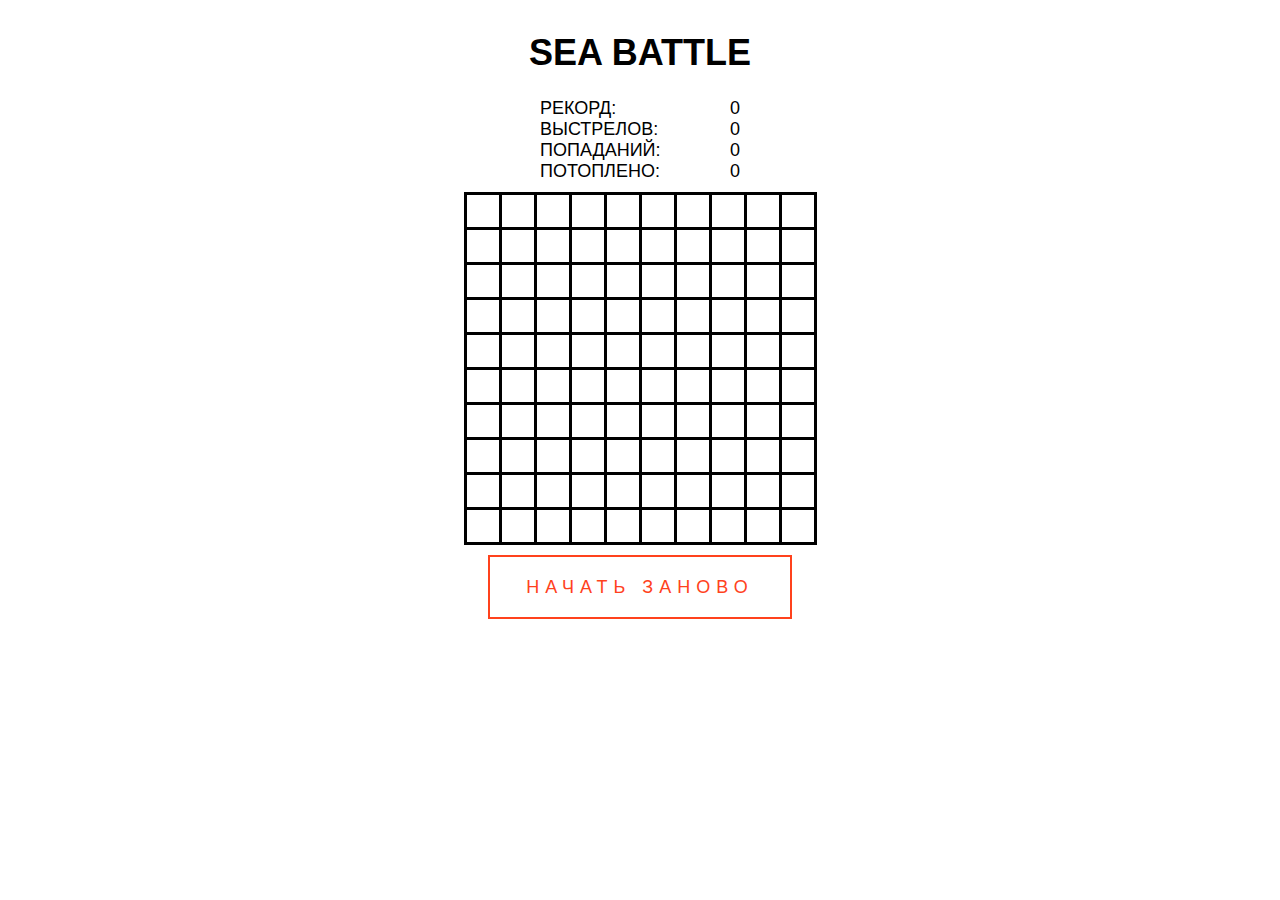
<file: sea battle/index.html>
<!Doctype html>
<html lang="en">

<head>
    <meta charset="utf-8">
    <meta content="width=device-width, initial-scale=1" name="viewport">
    <link rel="apple-touch-icon" sizes="57x57" href="favicon/apple-icon-57x57.png">
    <link rel="apple-touch-icon" sizes="60x60" href="favicon/apple-icon-60x60.png">
    <link rel="apple-touch-icon" sizes="72x72" href="favicon/apple-icon-72x72.png">
    <link rel="apple-touch-icon" sizes="76x76" href="favicon/apple-icon-76x76.png">
    <link rel="apple-touch-icon" sizes="114x114" href="favicon/apple-icon-114x114.png">
    <link rel="apple-touch-icon" sizes="120x120" href="favicon/apple-icon-120x120.png">
    <link rel="apple-touch-icon" sizes="144x144" href="favicon/apple-icon-144x144.png">
    <link rel="apple-touch-icon" sizes="152x152" href="favicon/apple-icon-152x152.png">
    <link rel="apple-touch-icon" sizes="180x180" href="favicon/apple-icon-180x180.png">
    <link rel="icon" type="image/png" sizes="192x192" href="favicon/android-icon-192x192.png">
    <link rel="icon" type="image/png" sizes="32x32" href="favicon/favicon-32x32.png">
    <link rel="icon" type="image/png" sizes="96x96" href="favicon/favicon-96x96.png">
    <link rel="icon" type="image/png" sizes="16x16" href="favicon/favicon-16x16.png">
    <meta name="msapplication-TileColor" content="#ffffff">
    <meta name="msapplication-TileImage" content="favicon/ms-icon-144x144.png">
    <meta name="theme-color" content="#ffffff">
    <title>Battleship</title>
    <link rel="stylesheet" href="style/style.css">
</head>

<body>
    <main>
        <h1 class="header">Sea Battle</h1>
        <section>
            <ul>
                <li class="list"><span>Рекорд:</span><span id="record">0</span></li>
                <li class="list"><span>Выстрелов:</span><span id="shot">0</span></li>
                <li class="list"><span>Попаданий:</span><span id="hit">0</span></li>
                <li class="list"><span>Потоплено:</span><span id="dead">0</span></li>
            </ul>
        </section>
        <div class="board">
            <table id="enemy">
                <tr>
                    <td id="00"></td>
                    <td id="01"></td>
                    <td id="02"></td>
                    <td id="03"></td>
                    <td id="04"></td>
                    <td id="05"></td>
                    <td id="06"></td>
                    <td id="07"></td>
                    <td id="08"></td>
                    <td id="09"></td>
                </tr>
                <tr>
                    <td id="10"></td>
                    <td id="11"></td>
                    <td id="12"></td>
                    <td id="13"></td>
                    <td id="14"></td>
                    <td id="15"></td>
                    <td id="16"></td>
                    <td id="17"></td>
                    <td id="18"></td>
                    <td id="19"></td>
                </tr>
                <tr>
                    <td id="20"></td>
                    <td id="21"></td>
                    <td id="22"></td>
                    <td id="23"></td>
                    <td id="24"></td>
                    <td id="25"></td>
                    <td id="26"></td>
                    <td id="27"></td>
                    <td id="28"></td>
                    <td id="29"></td>
                </tr>
                <tr>
                    <td id="30"></td>
                    <td id="31"></td>
                    <td id="32"></td>
                    <td id="33"></td>
                    <td id="34"></td>
                    <td id="35"></td>
                    <td id="36"></td>
                    <td id="37"></td>
                    <td id="38"></td>
                    <td id="39"></td>
                </tr>
                <tr>
                    <td id="40"></td>
                    <td id="41"></td>
                    <td id="42"></td>
                    <td id="43"></td>
                    <td id="44"></td>
                    <td id="45"></td>
                    <td id="46"></td>
                    <td id="47"></td>
                    <td id="48"></td>
                    <td id="49"></td>
                </tr>
                <tr>
                    <td id="50"></td>
                    <td id="51"></td>
                    <td id="52"></td>
                    <td id="53"></td>
                    <td id="54"></td>
                    <td id="55"></td>
                    <td id="56"></td>
                    <td id="57"></td>
                    <td id="58"></td>
                    <td id="59"></td>
                </tr>
                <tr>
                    <td id="60"></td>
                    <td id="61"></td>
                    <td id="62"></td>
                    <td id="63"></td>
                    <td id="64"></td>
                    <td id="65"></td>
                    <td id="66"></td>
                    <td id="67"></td>
                    <td id="68"></td>
                    <td id="69"></td>
                </tr>
                <tr>
                    <td id="70"></td>
                    <td id="71"></td>
                    <td id="72"></td>
                    <td id="73"></td>
                    <td id="74"></td>
                    <td id="75"></td>
                    <td id="76"></td>
                    <td id="77"></td>
                    <td id="78"></td>
                    <td id="79"></td>
                </tr>
                <tr>
                    <td id="80"></td>
                    <td id="81"></td>
                    <td id="82"></td>
                    <td id="83"></td>
                    <td id="84"></td>
                    <td id="85"></td>
                    <td id="86"></td>
                    <td id="87"></td>
                    <td id="88"></td>
                    <td id="89"></td>
                </tr>
                <tr>
                    <td id="90"></td>
                    <td id="91"></td>
                    <td id="92"></td>
                    <td id="93"></td>
                    <td id="94"></td>
                    <td id="95"></td>
                    <td id="96"></td>
                    <td id="97"></td>
                    <td id="98"></td>
                    <td id="99"></td>
                </tr>

            </table>
        </div>
        <a href="#" id="again">
            <span></span>
            <span></span>
            <span></span>
            <span></span>
            Начать заново
        </a>
    </main>
    <script type="text/javascript" src="script.js"></script>
</body>

</html>
</file>
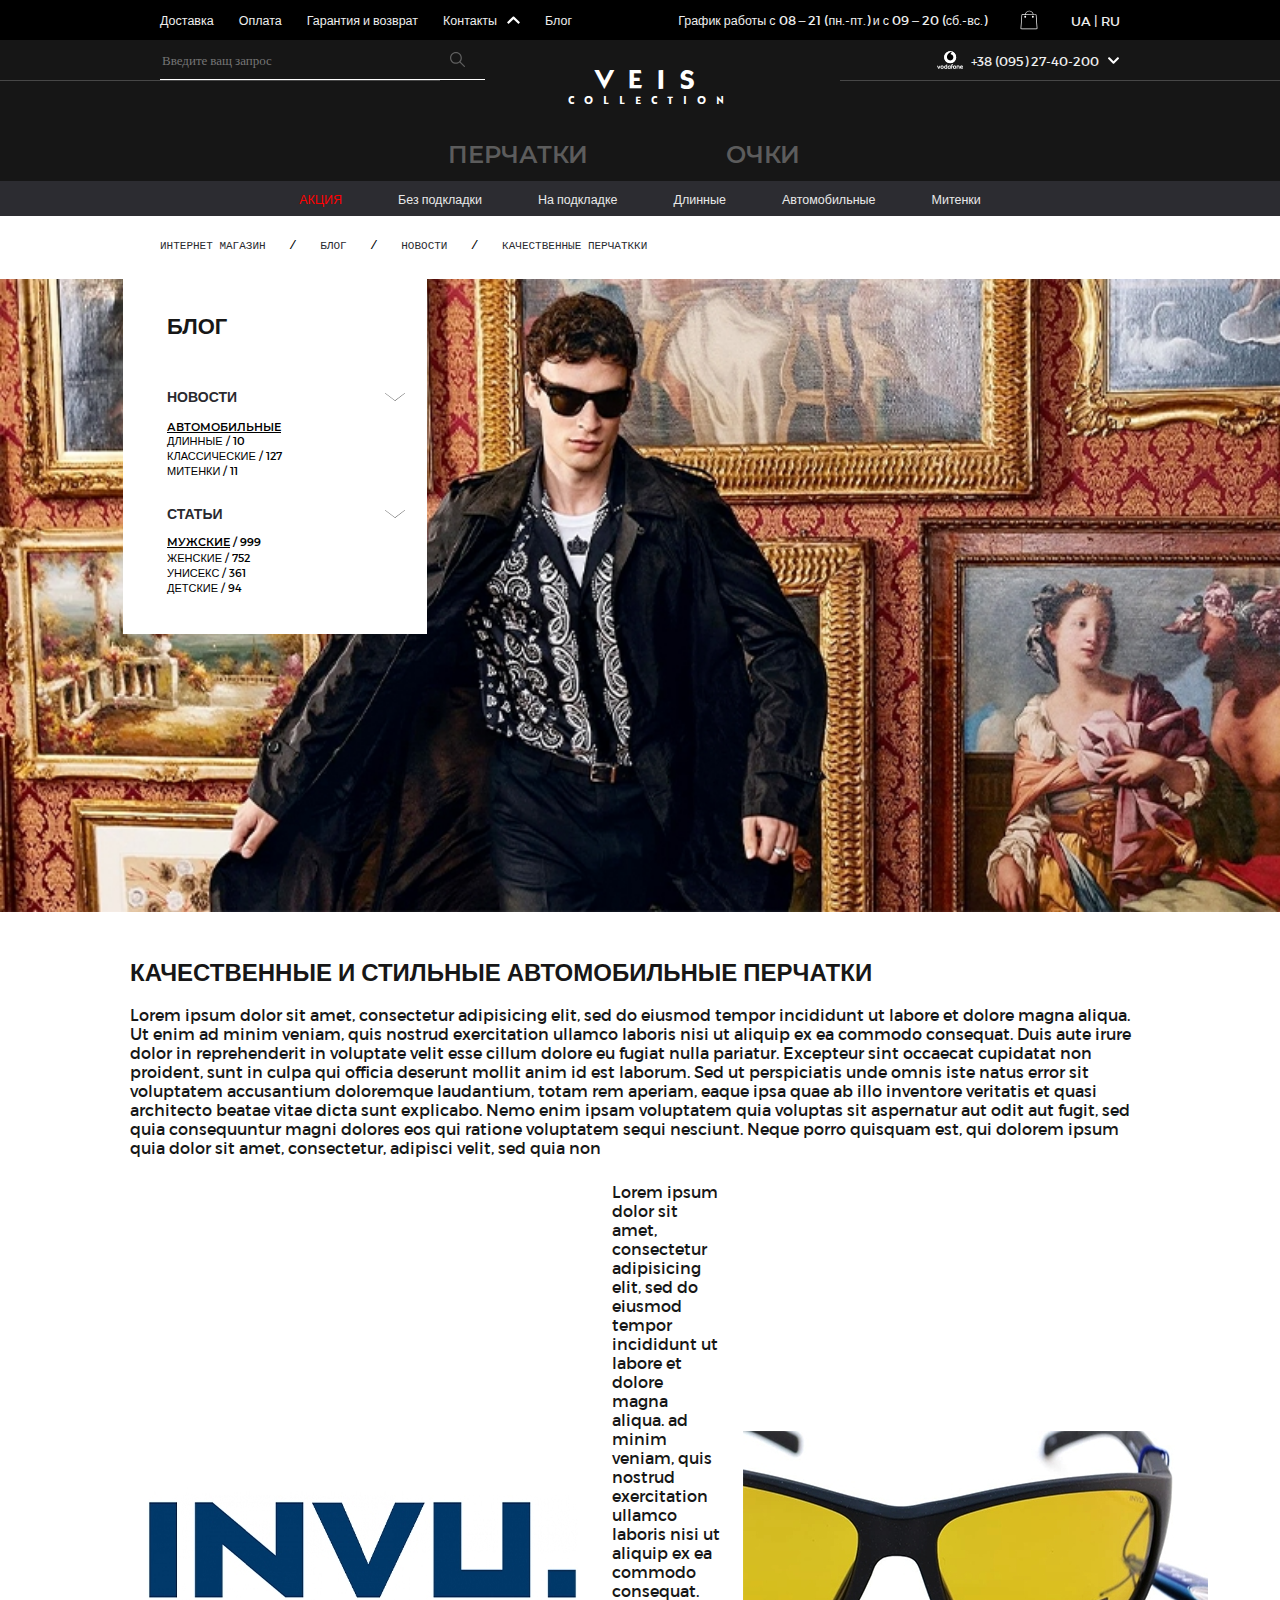
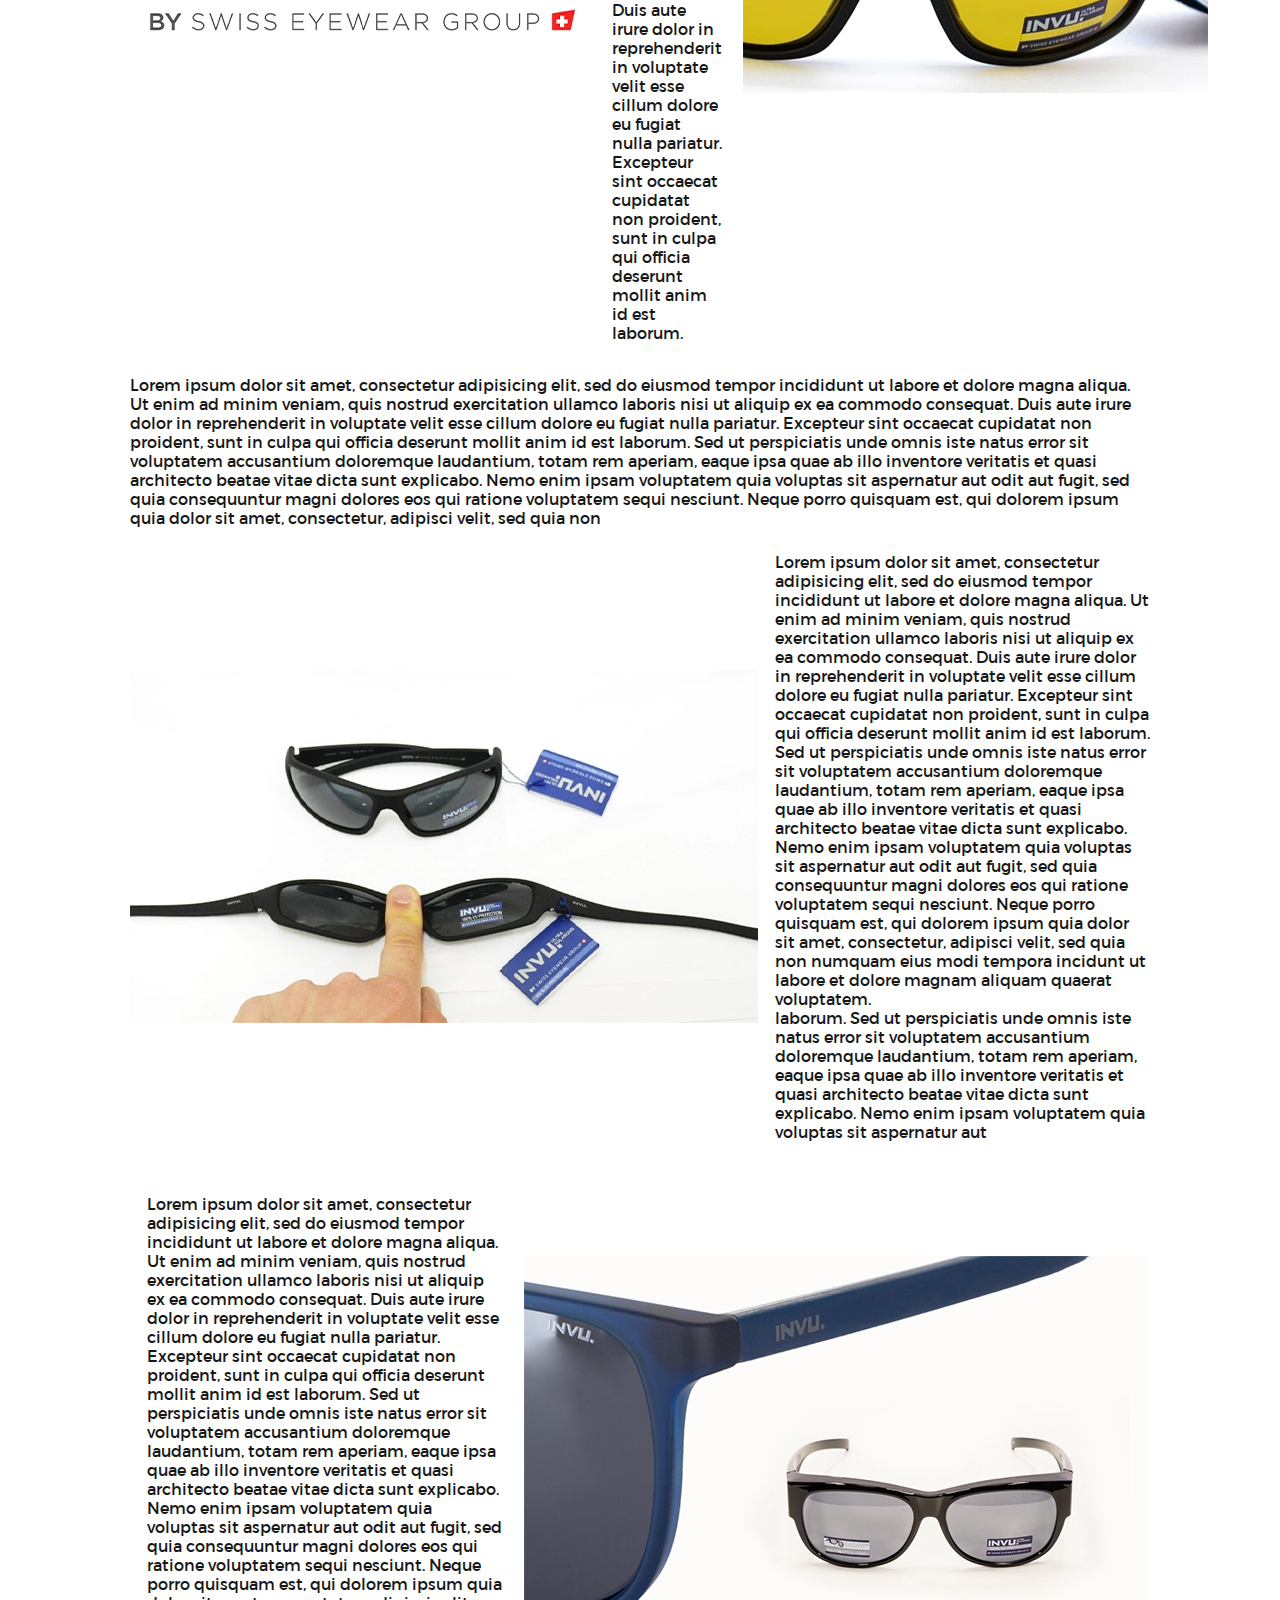
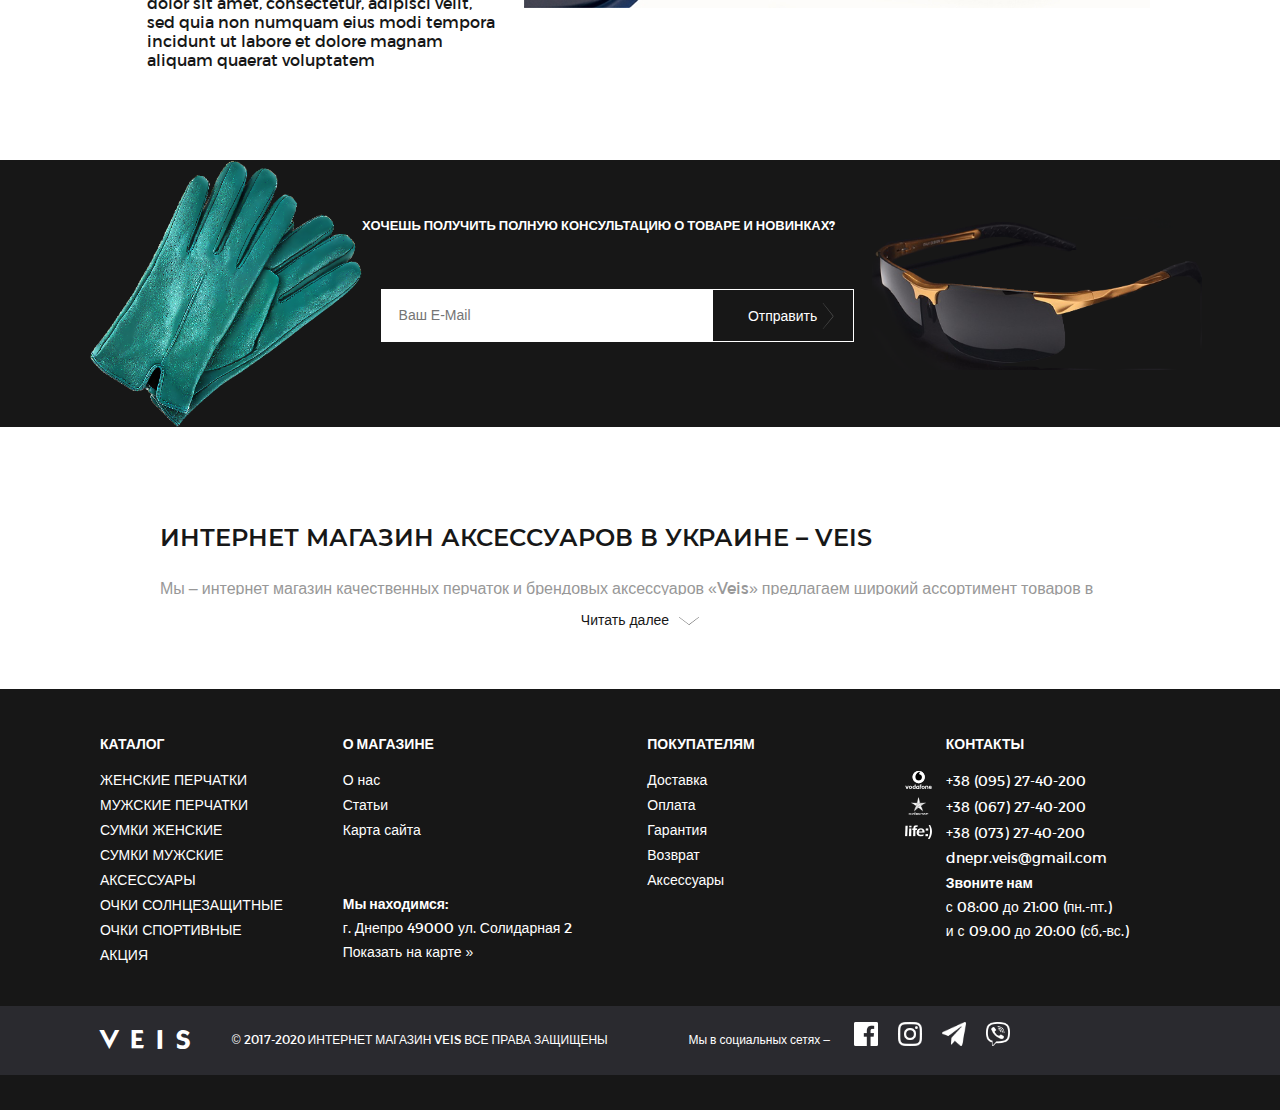
<file: project(veis)/blog.html>
<!DOCTYPE html>
<html>
<head>
	<meta charset="UTF-8">
	<title>Document</title>
	<link rel="stylesheet" href="css/main.css">
	<link rel="stylesheet" href="css/media.css">
</head>
<body>
	<header>
		<div class="conteiner">
			<div class="top__head">
				<nav>
					<a href="#/">Доставка</a>
					<a href="#/">Оплата</a>
					<a href="#/">Гарантия и возврат</a>
					<div class="head__contact">
						<span>Контакты</span>
						<img src="img/chevron-up.svg" alt="">
						<div class="contact__hide">
							<div class="contact__iteam">
								<img src="img/vodafone_black.jpg">
								<a href="tel:380952740200">
									+38 (095) 27-40-200
								</a>
							</div>
							<div class="contact__iteam">
								<img src="img/kievstar_black.jpg">
								<a href="tel:380952740200">
									+38 (095) 27-40-200
								</a>
							</div>
							<div class="contact__iteam">
								<img src="img/life_black.jpg">
								<a href="tel:380952740200">
									+38 (095) 27-40-200
								</a>
							</div>
							<p class="contact__email">dnepr.veis@gmail.com</p>
							<div class="contact__iteam contact__margin">
								<img src="img/phone.jpg">
								<div class="contact__content">
									<p class="contact__title">Звоните нам</p>
									<p class="contact__text">с 08:00 до 21:00 (пн.-пт.)</p>
									<p class="contact__text">и с 09.00 до 20:00 (сб,-вс.)</p>
								</div>
							</div>
							<div class="contact__iteam2">
								<img src="img/marker.jpg">
								<div class="contact__content">
									<p class="contact__title">Мы находимся:</p>
									<p class="contact__text">г. Днепро 49000 ул. Солидарная 2</p>
									<a href="#/">Показать на карте » </a>
								</div>
							</div>
						</div>
					</div>
					<a href="#/">Блог</a>
				</nav>
				<div class="top__head_info">
					<p class="work__info">График работы с 08 – 21 (пн.-пт.) и с 09 – 20 (сб.-вс.) </p>
					<img class="cart__icon" src="img/cart.svg">
					<p class="lang__info"><a href="#/">UA</a> | <a href="#/">RU</a></p>
				</div>
			</div>
			<div class="media__head">
				<div class="media__head_cart">
					<img src="img/cart.svg">
					<span>5</span>
				</div>

				<a href="index.html" class="logo media__head_logo">VEIS<br><span>COLLECTION</span></a>

				<div class="media__head_burger">
					<span class="top"></span>
					<span class="center"></span>
					<span class="bottom"></span>
					<img src="img/down.svg" style="display: none;">
				</div>
			</div>
		</div>
	</header>
	<div class="media__modal">
		<div class="conteiner">
			<div class="media__modal_iteam">
				<a href="#/">Доставка</a>
				<a href="#/">Оплата</a>
				<a href="#/">Гарантия и возврат</a>
				<div class="head__contact  modal__hide">
					<span>Контакты</span>
					<img src="img/chevron-up.svg" alt="">
					<div class="contact__hide">
						<div class="contact__iteam">
							<img src="img/vodafone_black.jpg">
							<a href="tel:380952740200">
								+38 (095) 27-40-200
							</a>
						</div>
						<div class="contact__iteam">
							<img src="img/kievstar_black.jpg">
							<a href="tel:380952740200">
								+38 (095) 27-40-200
							</a>
						</div>
						<div class="contact__iteam">
							<img src="img/life_black.jpg">
							<a href="tel:380952740200">
								+38 (095) 27-40-200
							</a>
						</div>
						<p class="contact__email">dnepr.veis@gmail.com</p>
						<div class="contact__iteam contact__margin">
							<img src="img/phone.jpg">
							<div class="contact__content">
								<p class="contact__title">Звоните нам</p>
								<p class="contact__text">с 08:00 до 21:00 (пн.-пт.)</p>
								<p class="contact__text">и с 09.00 до 20:00 (сб,-вс.)</p>
							</div>
						</div>
						<div class="contact__iteam2">
							<img src="img/marker.jpg">
							<div class="contact__content">
								<p class="contact__title">Мы находимся:</p>
								<p class="contact__text">г. Днепро 49000 ул. Солидарная 2</p>
								<a href="#/">Показать на карте » </a>
							</div>
						</div>
					</div>
				</div>
				<a href="#/">Блог</a>
			</div>
		</div>
	</div>
	<div class="bottom__head">
		<div class="conteiner">
			<div class="bottom__block">
				<div class="map__head_input head__search">
					<input id="head__input" type="text" placeholder="Введите ващ запрос">
					<img class="input__hide_media" src="img/loupe.svg" id="close__input">
					<div class="head__hide">
						<p>САПОГИ ЗИМНИЕ НА КАБЛУКЕ</p>
						<p>БОТИНКИ ЗИМНИЕ НА НИЗКОМ ХОДУ</p>
						<p>ТУФЛИ НА КАБЛУКЕ</p>
						<p>ТУФЛИ НА КАБЛУКЕ ВЫСОКОМ</p>
						<div class="head__btn">посмотреть все результаты  987</div>
					</div>
				</div>
				<a href="index.html" class="logo media__logo_hide">VEIS<br><span>COLLECTION</span></a>
				<div class="block__number">
					<div class="head__box">
						<img class="vodafone__icon" id='foto' src="img/vodafone.svg" alt="vodafone">
						<p id="phone">+38 (095) 27-40-200</p>
						<img style="transform: rotate(180deg); width: 13px; height: 13px;" src="img/chevron-up.svg" alt="">
					</div>
					<div class="number__hide">
						<a href="tel:380952740200" class="number__iteam">
							<img style="opacity: 0;" class="vodafone__icon" src="img/vodafone.svg" alt="vodafone">
							<p>+38 (095) 27-40-200</p>
							<img src="img/down.svg" class="down__icon">
						</a>
						<a href="tel:380952740200" class="number__iteam">
							<img class="vodafone__icon" src="img/kievstar_black.jpg" alt="vodafone">
							<p>+38 (095) 27-40-200</p>
						</a>
						<a href="tel:380952740200" class="number__iteam">
							<img class="vodafone__icon" src="img/life_black.jpg" alt="vodafone">
							<p>+38 (095) 27-40-200</p>
						</a>
						<div class="hide__btn">перезвоните мне</div>
					</div>
				</div>
			</div>
		</div>
		<div class="head__lines">
			<div class="first__line"></div>
			<div class="second__line"></div>
		</div>
		<div class="head__tabs">
			<div class="first__tab  tab">
				ПЕРЧАТКИ
				<img src="img/down_white.png">
			</div>

			<div class="second__tab tab">
				ОЧКИ
				<img style="fill: #fff;" src="img/down_white.png">
			</div>
		</div>
		<div class="tab__hide">
			<a href="#/">Без подкладки</a>
			<a href="#/">На подкладке</a>
			<a href="#/">Длинные</a>
			<a href="#/">Автомобильные</a>
			<a href="#/">Митенки</a>
		</div>
		<div class="tab__hide">
			<a href="#/">Без подкладки2</a>
			<a href="#/">На подкладке2</a>
			<a href="#/">Длинные2</a>
			<a href="#/">Автомобильные2</a>
			<a href="#/">Митенки2</a>
		</div>
	</div>
	<div class="choose__bar">
		<div class="choose__content">
			<a  href="#/" class="choose__bar_active">АКЦИЯ</a>
			<a href="#/">Без подкладки</a>
			<a href="#/">На подкладке</a>
			<a href="#/">Длинные</a>
			<a href="#/">Автомобильные</a>
			<a href="#/">Митенки</a>
		</div>
		<div class="choose__content hide">
			<a  href="#/" class="choose__bar_active">АКЦИЯ1</a>
			<a href="#/">Без подкладки2</a>
			<a href="#/">На подкладке3</a>
			<a href="#/">Длинные4</a>
			<a href="#/">Автомобильные5</a>
			<a href="#/">Митенки6</a>
		</div>
	</div>
	<div class="blog__head">
		<div class="conteiner">
			<div class="blog__head_inner">
				<pre><span>ИНТЕРНЕТ МАГАЗИН</span>   /   <span>БЛОГ</span>   /   <span>НОВОСТИ</span>   /   <span>КАЧЕСТВЕННЫЕ ПЕРЧАТККИ</span></pre> 
			</div>
		</div>
	</div>
	<div class="blog__intro">
		<div class="blog__intro_block">
			<p class="intro__box_title">БЛОГ</p>
			<div class="blog__intro_box">
				<p class="intro__box_subtitle">НОВОСТИ</p>
				<img src="img/down.svg" alt="">
			</div>
			<p class="intro__box_type">АВТОМОБИЛЬНЫЕ</p>
			<p class="intro__box_text">ДЛИННЫЕ / 10</p>
			<p class="intro__box_text">КЛАССИЧЕСКИЕ / 127</p>
			<p class="intro__box_text">МИТЕНКИ / 11</p>

			<div class="blog__intro_box2">
				<p class="intro__box_subtitle">СТАТЬИ</p>
				<img src="img/down.svg" alt="">
			</div>
			<p class="intro__box_text"><u>МУЖСКИЕ</u> / 999</p>
			<p class="intro__box_text">ЖЕНСКИЕ / 752</p>
			<p class="intro__box_text">УНИСЕКС / 361</p>
			<p class="intro__box_text">ДЕТСКИЕ / 94</p>
		</div>
	</div>
	<section class="blog__main_content">
		<h2 class="blog__main_title">КАЧЕСТВЕННЫЕ И СТИЛЬНЫЕ АВТОМОБИЛЬНЫЕ ПЕРЧАТКИ</h2>
		<p class="media__blog_hide">Lorem ipsum dolor sit amet, consectetur adipisicing elit, sed do eiusmod tempor incididunt ut labore et dolore magna aliqua. Ut enim ad minim veniam, quis nostrud exercitation ullamco laboris nisi ut aliquip ex ea commodo consequat. Duis aute irure dolor in reprehenderit in voluptate velit esse cillum dolore eu fugiat nulla pariatur. Excepteur sint occaecat cupidatat non proident, sunt in culpa qui officia deserunt mollit anim id est laborum. Sed ut perspiciatis unde omnis iste natus error sit voluptatem accusantium doloremque laudantium, totam rem aperiam, eaque ipsa quae ab illo inventore veritatis et quasi architecto beatae vitae dicta sunt explicabo. Nemo enim ipsam voluptatem quia voluptas sit aspernatur aut odit aut fugit, sed quia consequuntur magni dolores eos qui ratione voluptatem sequi nesciunt. Neque porro quisquam est, qui dolorem ipsum quia dolor sit amet, consectetur, adipisci velit, sed quia non</p>
		<div class="blog__main_inner">
			<img src="img/blog__main_foto.jpg" alt="">
			<p>Lorem ipsum dolor sit amet, consectetur adipisicing elit, sed do eiusmod tempor incididunt ut labore et dolore magna aliqua. ad minim veniam, quis nostrud exercitation ullamco laboris nisi ut aliquip ex ea commodo consequat. Duis aute irure dolor in reprehenderit in voluptate velit esse cillum dolore eu fugiat nulla pariatur. Excepteur sint occaecat cupidatat non proident, sunt in culpa qui officia deserunt mollit anim id est laborum.</p>
			<img src="img/blog__main_foto2.jpg" class="media__blog_hide" alt="">
		</div>
		<p>Lorem ipsum dolor sit amet, consectetur adipisicing elit, sed do eiusmod tempor incididunt ut labore et dolore magna aliqua. Ut enim ad minim veniam, quis nostrud exercitation ullamco laboris nisi ut aliquip ex ea commodo consequat. Duis aute irure dolor in reprehenderit in voluptate velit esse cillum dolore eu fugiat nulla pariatur. Excepteur sint occaecat cupidatat non proident, sunt in culpa qui officia deserunt mollit anim id est laborum. Sed ut perspiciatis unde omnis iste natus error sit voluptatem accusantium doloremque laudantium, totam rem aperiam, eaque ipsa quae ab illo inventore veritatis et quasi architecto beatae vitae dicta sunt explicabo. Nemo enim ipsam voluptatem quia voluptas sit aspernatur aut odit aut fugit, sed quia consequuntur magni dolores eos qui ratione voluptatem sequi nesciunt. Neque porro quisquam est, qui dolorem ipsum quia dolor sit amet, consectetur, adipisci velit, sed quia non</p>
		<div class="blog__main_inner main__inner2">
			<img src="img/blog__main_foto2.jpg" class="media__blog_foto">
			<img src="img/blog__main_foto3.jpg" alt="">
			<p class="media__blog_hide">Lorem ipsum dolor sit amet, consectetur adipisicing elit, sed do eiusmod tempor incididunt ut labore et dolore magna aliqua. Ut enim ad minim veniam, quis nostrud exercitation ullamco laboris nisi ut aliquip ex ea commodo consequat. Duis aute irure dolor in reprehenderit in voluptate velit esse cillum dolore eu fugiat nulla pariatur. Excepteur sint occaecat cupidatat non proident, sunt in culpa qui officia deserunt mollit anim id est laborum. Sed ut perspiciatis unde omnis iste natus error sit voluptatem accusantium doloremque laudantium, totam rem aperiam, eaque ipsa quae ab illo inventore veritatis et quasi architecto beatae vitae dicta sunt explicabo. Nemo enim ipsam voluptatem quia voluptas sit aspernatur aut odit aut fugit, sed quia consequuntur magni dolores eos qui ratione voluptatem sequi nesciunt. Neque porro quisquam est, qui dolorem ipsum quia dolor sit amet, consectetur, adipisci velit, sed quia non numquam eius modi tempora incidunt ut labore et dolore magnam aliquam quaerat voluptatem.<br>
			laborum. Sed ut perspiciatis unde omnis iste natus error sit voluptatem accusantium doloremque laudantium, totam rem aperiam, eaque ipsa quae ab illo inventore veritatis et quasi architecto beatae vitae dicta sunt explicabo. Nemo enim ipsam voluptatem quia voluptas sit aspernatur aut</p>
		</div>
		<div class="blog__main_inner media__blog_inner">
			<p>Lorem ipsum dolor sit amet, consectetur adipisicing elit, sed do eiusmod tempor incididunt ut labore et dolore magna aliqua. Ut enim ad minim veniam, quis nostrud exercitation ullamco laboris nisi ut aliquip ex ea commodo consequat. Duis aute irure dolor in reprehenderit in voluptate velit esse cillum dolore eu fugiat nulla pariatur. Excepteur sint occaecat cupidatat non proident, sunt in culpa qui officia deserunt mollit anim id est laborum. Sed ut perspiciatis unde omnis iste natus error sit voluptatem accusantium doloremque laudantium, totam rem aperiam, eaque ipsa quae ab illo inventore veritatis et quasi architecto beatae vitae dicta sunt explicabo. Nemo enim ipsam voluptatem quia voluptas sit aspernatur aut odit aut fugit, sed quia consequuntur magni dolores eos qui ratione voluptatem sequi nesciunt. Neque porro quisquam est, qui dolorem ipsum quia dolor sit amet, consectetur, adipisci velit, sed quia non numquam eius modi tempora incidunt ut labore et dolore magnam aliquam quaerat voluptatem</p>
			<img src="img/blog__main_foto4.jpg" alt="">
		</div>
		<p class="media__blog_text">Lorem ipsum dolor sit amet, consectetur adipisicing elit, sed do eiusmod tempor incididunt ut labore et dolore magna aliqua. Ut enim ad minim veniam, quis nostrud exercitation ullamco laboris nisi ut aliquip ex ea commodo consequat. Duis aute irure dolor in reprehenderit in voluptate velit esse cillum dolore eu fugiat nulla pariatur. Excepteur sint occaecat cupidatat non proident, sunt in culpa qui officia deserunt mollit anim id est laborum. Sed ut perspiciatis unde omnis iste natus error sit voluptatem accusantium doloremque laudantium, totam rem aperiam, eaque ipsa quae ab illo inventore veritatis et quasi architecto beatae vitae dicta sunt explicabo. Nemo enim ipsam voluptatem quia voluptas sit aspernatur aut odit aut fugit, sed quia consequuntur magni dolores eos qui ratione voluptatem sequi nesciunt. Neque porro quisquam est, qui dolorem ipsum quia dolor sit amet, consectetur, adipisci velit, sed quia non numquam eius modi tempora incidunt ut labore et dolore magnam aliquam quaerat voluptatem.</p>
	</section>
	<section class="consul">
		<img src="img/consul.png" class="consul__foto">
		<div class="consul__block">
			<h2>ХОЧЕШЬ ПОЛУЧИТЬ ПОЛНУЮ КОНСУЛЬТАЦИЮ О ТОВАРЕ И НОВИНКАХ?</h2>
			<div class="consul__block_input">
				<input type="text" placeholder="Ваш E-Mail">
				<input type="submit" value="Отправить" name="">
			</div>
		</div>
		<img src="img/consul2.png" class="consul__foto2">
	</section>
	<section class="about">
		<div class="conteiner">
			<h2 class="about__title">ИНТЕРНЕТ МАГАЗИН АКСЕССУАРОВ В УКРАИНЕ – VEIS</h2>
			<p class="about__text">Мы – интернет магазин качественных перчаток и брендовых аксессуаров «Veis» предлагаем широкий ассортимент товаров в наличии. На страницах сайта вы сможете найти кожаные перчатки для женщин и мужчин на любую погоду, автомобильные перчатки, очки, зонты.</p>
			<div class="about__view_more">
				<span>Читать далее</span>
				<img src="img/down.svg">
			</div>
		</div>
	</section>
	<footer>
		<div class="foot__inner">
			<div class="foot__iteam">
				<div class="foot__title">КАТАЛОГ</div>
				<a href="#/">ЖЕНСКИЕ ПЕРЧАТКИ</a>
				<a href="#/">МУЖСКИЕ ПЕРЧАТКИ</a>
				<a href="#/">СУМКИ ЖЕНСКИЕ</a>
				<a href="#/">СУМКИ МУЖСКИЕ</a>
				<a href="#/">АКСЕССУАРЫ</a>
				<a href="#/">ОЧКИ СОЛНЦЕЗАЩИТНЫЕ </a>
				<a href="#/">ОЧКИ СПОРТИВНЫЕ</a>
				<a href="#/">АКЦИЯ</a>
			</div>
			<div class="foot__iteam2">
				<div class="foot__title">О МАГАЗИНЕ</div>
				<a href="#/">О нас</a>
				<a href="#/">Статьи</a>
				<a href="#/">Карта сайта</a>
				
				<div class="foot__subtitle">Мы находимся:</div>
				<p>г. Днепро 49000 ул. Солидарная 2</p>
				<a href="#/">Показать на карте » </a>
			</div>
			<div class="foot__iteam3">
				<div class="foot__title">ПОКУПАТЕЛЯМ</div>
				<a href="#/">Доставка</a>
				<a href="#/">Оплата</a>
				<a href="#/">Гарантия</a>
				<a href="#/">Возврат</a>
				<a href="#/">Аксессуары</a>
			</div>
			<div class="foot__iteam4">
				<div class="foot__title">КОНТАКТЫ</div>
				<div class="foot__iteam_box">
					<img src="img/vodafone.svg">
					<a href="tel:380952740200">+38 (095) 27-40-200</a>
				</div>
				<div class="foot__iteam_box">
					<img src="img/kievstar.svg">
					<a href="tel:380672740200">+38 (067) 27-40-200</a>
				</div>
				<div class="foot__iteam_box">
					<img src="img/life.svg">
					<a href="tel:380732740200">+38 (073) 27-40-200</a>
				</div>
				<div class="foot__iteam_block">
					<a href="#/">dnepr.veis@gmail.com</a>

					<div class="foot__subtitle2">Звоните нам</div>
					<p>с 08:00 до 21:00 (пн.-пт.)</p>
					<p>и с 09.00 до 20:00 (сб,-вс.)</p>
				</div>
			</div>
		</div>
		<div class="media__foot">
			<div class="media__foot_iteam">
				<span>КАТАЛОГ</span>
				<img src="img/down_white.png">
			</div>
			<div class="media__foot_hide">
				<a href="#/">ЖЕНСКИЕ ПЕРЧАТКИ</a>
				<a href="#/">МУЖСКИЕ ПЕРЧАТКИ</a>
				<a href="#/">СУМКИ ЖЕНСКИЕ</a>
				<a href="#/">СУМКИ МУЖСКИЕ</a>
				<a href="#/">АКСЕССУАРЫ</a>
				<a href="#/">ОЧКИ СОЛНЦЕЗАЩИТНЫЕ </a>
				<a href="#/">ОЧКИ СПОРТИВНЫЕ</a>
				<a href="#/">АКЦИЯ</a>
			</div>

			<div class="media__foot_iteam">
				<span>О МАГАЗИНЕ</span>
				<img src="img/down_white.png">
			</div>
			<div class="media__foot_hide">
				<a href="#/">О нас</a>
				<a href="#/">Статьи</a>
				<a href="#/">Карта сайта</a>
			</div>

			<div class="media__foot_iteam">
				<span>ПОКУПАТЕЛЯМ</span>
				<img src="img/down_white.png">
			</div>
			<div class="media__foot_hide">
				<a href="#/">Доставка</a>
				<a href="#/">Оплата</a>
				<a href="#/">Гарантия</a>
				<a href="#/">Возврат</a>
				<a href="#/">Аксессуары</a>
			</div>

			<div class="media__foot_iteam">
				<span>КОНТАКТЫ</span>
				<img src="img/down_white.png">
			</div>
			<div class="media__foot_hide">
				<div class="foot__iteam_box">
					<img src="img/vodafone.svg">
					<a href="tel:380952740200">+38 (095) 27-40-200</a>
				</div>
				<div class="foot__iteam_box">
					<img src="img/kievstar.svg">
					<a href="tel:380672740200">+38 (067) 27-40-200</a>
				</div>
				<div class="foot__iteam_box">
					<img src="img/life.svg">
					<a href="tel:380732740200">+38 (073) 27-40-200</a>
				</div>
			</div>
		</div>
		<div class="foot__down">
			<div class="media__down">
				<div class="foot__logo">VEIS</div>
				<p>© 2017-2020 ИНТЕРНЕТ МАГАЗИН  VEIS ВСЕ ПРАВА ЗАЩИЩЕНЫ</p>
				<p>Мы в социальных сетях –</p>
			</div>
			<div class="media__social">
				<a href="#/">
					<img src="img/facebook.png">
				</a>
				<a href="#/">
					<img src="img/instagram.png">
				</a>
				<a href="#/">
					<img src="img/telegram.png">
				</a>
				<a href="#/">
					<img src="img/viber.png">
				</a>
			</div>
		</div>
		<div class="media__foot_info">
			<div class="media__info_iteam">
				<a href="index.html" class="logo media__logo">VEIS<br><span>COLLECTION</span></a>
			</div>
			<div class="media__info_iteam">г. Днепро 49000 ул. Солидарная 2</div>
			<div class="media__info_iteam">
				<a href="">Показать на карте » </a>
			</div>
			<div class="media__info_iteam">
				© 2017-2020 ИНТЕРНЕТ МАГАЗИН  VEIS ВСЕ ПРАВА ЗАЩИЩЕНЫ
			</div>
		</div>
	</footer>
	<script src="js/main.js"></script>
</body>
</html>
</file>
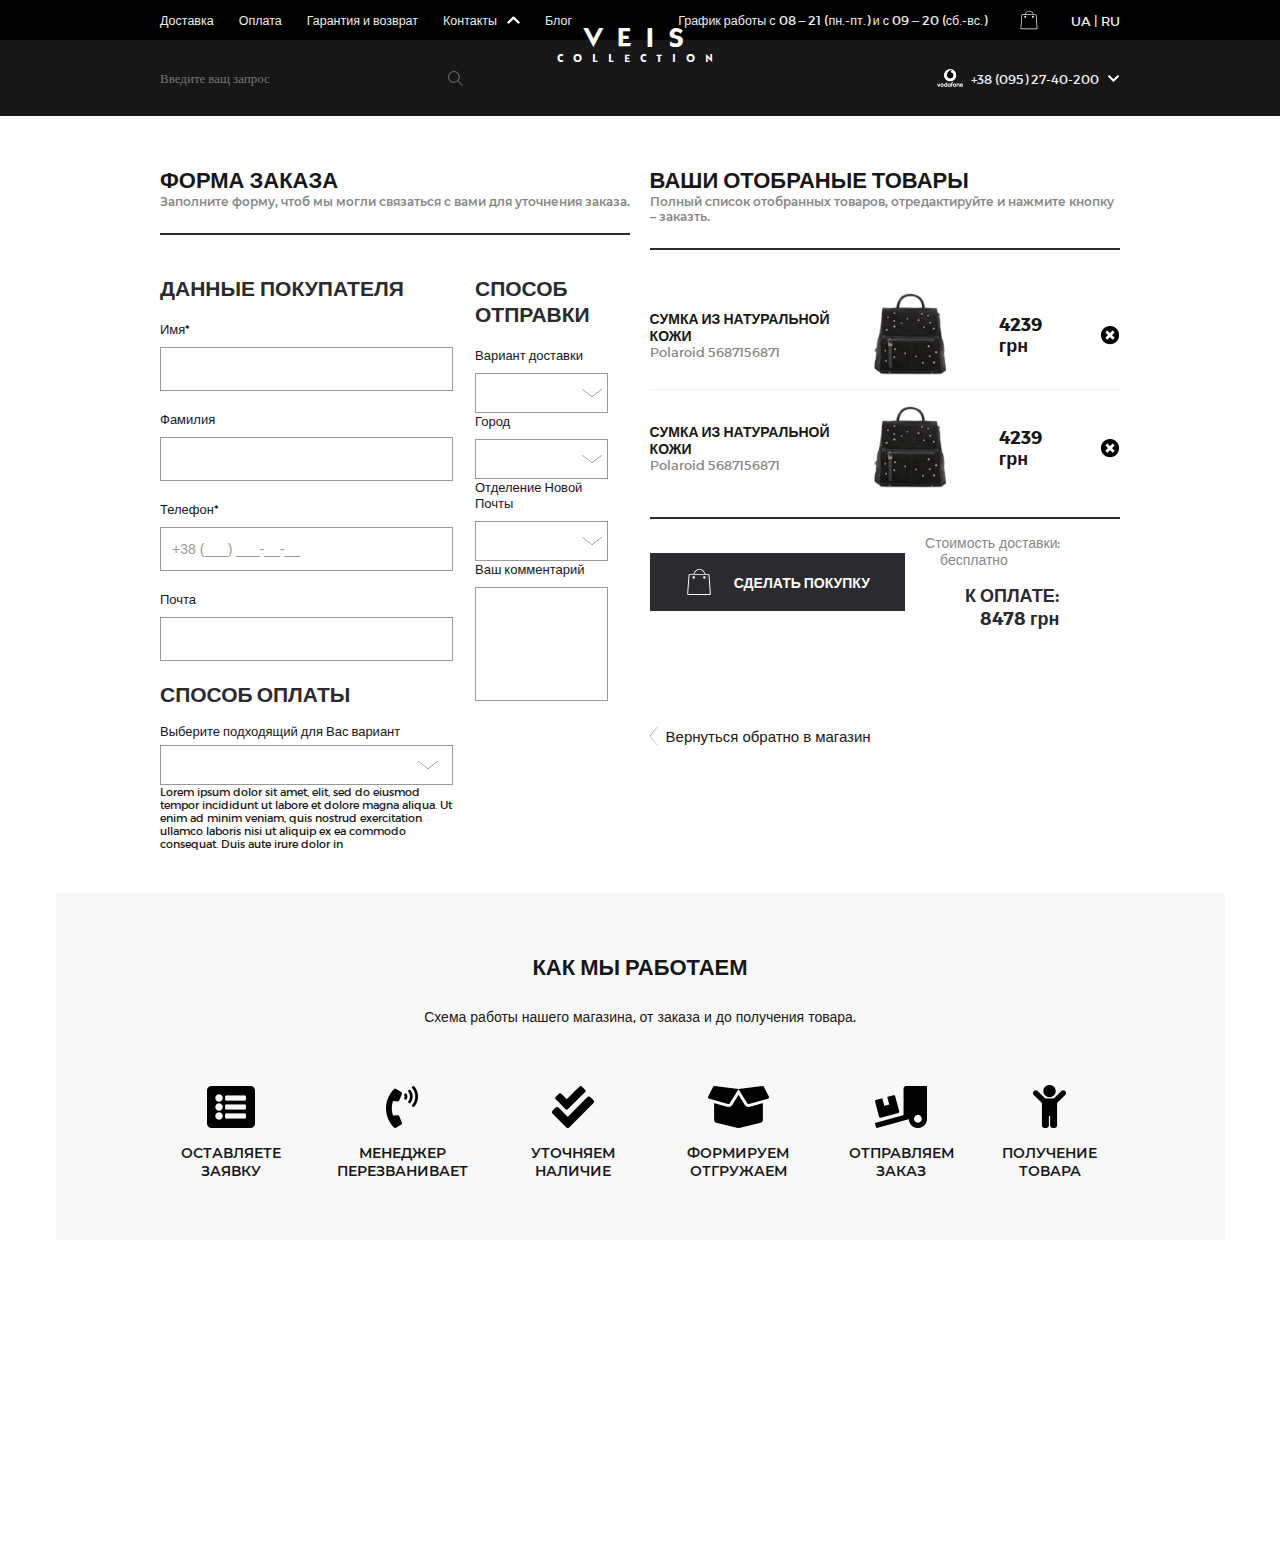
<file: project(veis)/buy.html>
<!DOCTYPE html>
<html>
<head>
	<meta charset="UTF-8">
	<meta content="width=device-width, initial-scale=1" name="viewport">
	<title>Document</title>
	<link rel="stylesheet" href="css/main.css">
	<link rel="stylesheet" href="css/media.css">
</head>
<body>
	<header>
		<div class="conteiner filter__contein">
			<div class="top__head">
				<nav>
					<a href="#/">Доставка</a>
					<a href="#/">Оплата</a>
					<a href="#/">Гарантия и возврат</a>
					<div class="head__contact">
						<span>Контакты</span>
						<img src="img/chevron-up.svg" alt="">
						<div class="contact__hide">
							<div class="contact__iteam">
								<img src="img/vodafone_black.jpg">
								<a href="tel:380952740200">
									+38 (095) 27-40-200
								</a>
							</div>
							<div class="contact__iteam">
								<img src="img/kievstar_black.jpg">
								<a href="tel:380952740200">
									+38 (095) 27-40-200
								</a>
							</div>
							<div class="contact__iteam">
								<img src="img/life_black.jpg">
								<a href="tel:380952740200">
									+38 (095) 27-40-200
								</a>
							</div>
							<p class="contact__email">dnepr.veis@gmail.com</p>
							<div class="contact__iteam contact__margin">
								<img src="img/phone.jpg">
								<div class="contact__content">
									<p class="contact__title">Звоните нам</p>
									<p class="contact__text">с 08:00 до 21:00 (пн.-пт.)</p>
									<p class="contact__text">и с 09.00 до 20:00 (сб,-вс.)</p>
								</div>
							</div>
							<div class="contact__iteam2">
								<img src="img/marker.jpg">
								<div class="contact__content">
									<p class="contact__title">Мы находимся:</p>
									<p class="contact__text">г. Днепро 49000 ул. Солидарная 2</p>
									<a href="#/">Показать на карте » </a>
								</div>
							</div>
						</div>
					</div>
					<a href="#/">Блог</a>
				</nav>
				<div class="top__head_info">
					<p class="work__info">График работы с 08 – 21 (пн.-пт.) и с 09 – 20 (сб.-вс.) </p>
					<img class="cart__icon" src="img/cart.svg">
					<p class="lang__info"><a href="#/">UA</a> | <a href="#/">RU</a></p>
				</div>
			</div>
			<div class="media__head">
				<div class="media__head_cart">
					<img src="img/cart.svg">
					<span>5</span>
				</div>

				<a href="index.html" class="logo media__filter_logo media__head_logo">VEIS<br><span>COLLECTION</span></a>

				<div class="media__head_burger">
					<span class="top"></span>
					<span class="center"></span>
					<span class="bottom"></span>
					<img src="img/down.svg" style="display: none;">
				</div>
			</div>
		</div>
	</header>
	<div class="media__modal">
		<div class="conteiner">
			<div class="media__modal_iteam">
				<a href="#/">Доставка</a>
				<a href="#/">Оплата</a>
				<a href="#/">Гарантия и возврат</a>
				<div class="head__contact  modal__hide">
					<span>Контакты</span>
					<img src="img/chevron-up.svg" alt="">
					<div class="contact__hide">
						<div class="contact__iteam">
							<img src="img/vodafone_black.jpg">
							<a href="tel:380952740200">
								+38 (095) 27-40-200
							</a>
						</div>
						<div class="contact__iteam">
							<img src="img/kievstar_black.jpg">
							<a href="tel:380952740200">
								+38 (095) 27-40-200
							</a>
						</div>
						<div class="contact__iteam">
							<img src="img/life_black.jpg">
							<a href="tel:380952740200">
								+38 (095) 27-40-200
							</a>
						</div>
						<p class="contact__email">dnepr.veis@gmail.com</p>
						<div class="contact__iteam contact__margin">
							<img src="img/phone.jpg">
							<div class="contact__content">
								<p class="contact__title">Звоните нам</p>
								<p class="contact__text">с 08:00 до 21:00 (пн.-пт.)</p>
								<p class="contact__text">и с 09.00 до 20:00 (сб,-вс.)</p>
							</div>
						</div>
						<div class="contact__iteam2">
							<img src="img/marker.jpg">
							<div class="contact__content">
								<p class="contact__title">Мы находимся:</p>
								<p class="contact__text">г. Днепро 49000 ул. Солидарная 2</p>
								<a href="#/">Показать на карте » </a>
							</div>
						</div>
					</div>
				</div>
				<a href="#/">Блог</a>
			</div>
		</div>
	</div>
	<div class="map__head">
		<div class="conteiner filter__contein">
			<div class="map__head__inner">
				<div class="map__head_input">
					<input id="head__input" type="text" placeholder="Введите ващ запрос">
					<img src="img/loupe.svg" id="close__input">
					<div class="head__hide">
						<p>САПОГИ ЗИМНИЕ НА КАБЛУКЕ</p>
						<p>БОТИНКИ ЗИМНИЕ НА НИЗКОМ ХОДУ</p>
						<p>ТУФЛИ НА КАБЛУКЕ</p>
						<p>ТУФЛИ НА КАБЛУКЕ ВЫСОКОМ</p>
						<div class="head__btn">посмотреть все результаты  987</div>
					</div>
				</div>
				<a href="index.html" class="logo map__logo media__filter_logo media__logo_hide">VEIS<br><span>COLLECTION</span></a>
				<div class="block__number filter__block_number">
					<div class="head__box">
						<img class="vodafone__icon" id='foto' src="img/vodafone.svg" alt="vodafone">
						<p id="phone">+38 (095) 27-40-200</p>
						<img style="transform: rotate(180deg); width: 13px; height: 13px;" src="img/chevron-up.svg" alt="">
					</div>
					<div class="number__hide">
						<a href="tel:380952740200" class="number__iteam">
							<img style="opacity: 0;" class="vodafone__icon" src="img/vodafone.svg" alt="vodafone">
							<p>+38 (095) 27-40-200</p>
							<img src="img/down.svg" class="down__icon">
						</a>
						<a href="tel:380952740200" class="number__iteam">
							<img class="vodafone__icon" src="img/kievstar_black.jpg" alt="vodafone">
							<p>+38 (095) 27-40-200</p>
						</a>
						<a href="tel:380952740200" class="number__iteam">
							<img class="vodafone__icon" src="img/life_black.jpg" alt="vodafone">
							<p>+38 (095) 27-40-200</p>
						</a>
						<div class="hide__btn">перезвоните мне</div>
					</div>
				</div>
			</div>
		</div>
	</div>
	<section class="buy">
		<div class="conteiner">
			<div class="buy__inner">
				<div class="buy__iteam">
					<div class="buy__top  media__buy_top2">
						<h2>ФОРМА ЗАКАЗА</h2>
						<p>Заполните форму, чтоб мы могли связаться с вами для уточнения заказа.</p>
					</div>
					<form action="">
						<div class="form__inner">
							<div class="form__iteam">
								<div class="form__title">
									ДАННЫЕ ПОКУПАТЕЛЯ
								</div>
								<label for="name">Имя*</label>
								<input class="input__text" type="text" id="name" name="name" required>

								<label for="surname">Фамилия</label>
								<input class="input__text" type="text" id="surname" name="surname">

								<label for="number">Телефон*</label>
								<input class="input__text phone" type="text" id="number" name="phone" required>

								<label for="email">Почта</label>
								<input class="input__text" type="email" id="email" name="email">

								<div class="form__subtitle">СПОСОБ ОПЛАТЫ</div>
								<label>Выберите подходящий для Вас вариант</label>
								<div class="select__box">
									<span></span>
									<div class="select__hide_box">
										<div>Lorem ipsum dolor1.</div>
										<div>Lorem ipsum dolor2.</div>
										<div>Lorem ipsum dolor3.</div>
										<div>Lorem ipsum dolor4.</div>
									</div>
								</div>
								<p class="form__text">Lorem ipsum dolor sit amet, elit, sed do eiusmod tempor incididunt ut labore et dolore magna aliqua. Ut enim ad minim veniam, quis nostrud exercitation ullamco laboris nisi ut aliquip ex ea commodo consequat. Duis aute irure dolor in</p>
							</div>
							<div class="form__iteam">
								<div class="form__title">
									СПОСОБ ОТПРАВКИ
								</div>
								
								<label>Вариант доставки</label>
								<div class="select__box">
									<span></span>
									<div class="select__hide_box">
										<div>Lorem ipsum dolor5.</div>
										<div>Lorem ipsum dolor6.</div>
										<div>Lorem ipsum dolor7.</div>
										<div>Lorem ipsum dolor8.</div>
									</div>
								</div>

								<label>Город</label>
								<div class="select__box">
									<span></span>
									<div class="select__hide_box">
										<div>Lorem ipsum dolor9.</div>
										<div>Lorem ipsum dolor10.</div>
										<div>Lorem ipsum dolor11.</div>
										<div>Lorem ipsum dolor12.</div>
									</div>
								</div>

								<label>Отделение Новой Почты</label>
								<div class="select__box">
									<span></span>
									<div class="select__hide_box">
										<div>Lorem ipsum dolor13.</div>
										<div>Lorem ipsum dolor14.</div>
										<div>Lorem ipsum dolor15.</div>
										<div>Lorem ipsum dolor16.</div>
									</div>
								</div>

								<label>Ваш комментарий</label>
								<textarea></textarea>
							</div>
						</div>
					</form>
				</div>
				<div class="buy__iteam">
					<div class="buy__top">
						<h2>ВАШИ ОТОБРАНЫЕ ТОВАРЫ</h2>
						<p>Полный список отобранных товаров, отредактируйте и нажмите кнопку – заказть.</p>
					</div>
					<div class="buy__selected">
						<div class="selected__content">
							<div class="selected__title">СУМКА ИЗ НАТУРАЛЬНОЙ КОЖИ</div>
							<div class="selected__subtitle">Polaroid 5687156871</div>
						</div>
						<img src="img/product__foto4.png" class="selected__foto">
						<div class="selected__prize"><span>4239</span> грн</div>	
						<img src="img/buy_close.svg" class="selected__close">
					</div>
					<div class="buy__selected buy2">
						<div class="selected__content">
							<div class="selected__title">СУМКА ИЗ НАТУРАЛЬНОЙ КОЖИ</div>
							<div class="selected__subtitle">Polaroid 5687156871</div>
						</div>
						<img src="img/product__foto4.png" class="selected__foto">
						<div class="selected__prize"><span>4239</span> грн</div>	
						<img src="img/buy_close.svg" class="selected__close" >
					</div>
					<div class="media__buy_block">
						<div class="media__top_block">
							<div class="media__top_box">
								<div class="media__top_title">
									БЫСТРАЯ ФОРМА ЗАКАЗА
								</div>
								<div class="media__top_subtitle">
									Заполните форму, чтоб мы могли связаться с вами для уточнения заказа.
								</div>
							</div>
							<div class="media__top_link">
								Полная форма
								<img src="img/down.svg">
							</div>
						</div>
						<form class="media__form">
							<div class="media__form_inner">
								<div class="media__form_iteam">
									<p>ИНФОРМАЦИЯ</p>

									<label for="name">Имя*</label>
									<input required type="text" name="" id="name">
									<div class="media__form_hide">
										<label for="surname">Фамилия</label>
										<input class="input__text" type="text" id="surname" name="surname">

										<label for="email">Почта</label>
										<input class="input__text" type="email" id="email" name="email">

										<label>Ваш комментарий</label>
										<textarea></textarea>
									</div>
								</div>
								<div class="media__form_iteam">
									<p>СПОСОБ СВЯЗИ</p>
									
									<label for="number">Телефон*</label>
									<input required class="phone" type="text" name="" id="number">
									<div class="media__form_hide">
										<label>Вариант доставки</label>
										<div class="select__box">
											<span></span>
											<div class="select__hide_box">
												<div>Lorem ipsum dolor5.</div>
												<div>Lorem ipsum dolor6.</div>
												<div>Lorem ipsum dolor7.</div>
												<div>Lorem ipsum dolor8.</div>
											</div>
										</div>

										<label>Город</label>
										<div class="select__box">
											<span></span>
											<div class="select__hide_box">
												<div>Lorem ipsum dolor9.</div>
												<div>Lorem ipsum dolor10.</div>
												<div>Lorem ipsum dolor11.</div>
												<div>Lorem ipsum dolor12.</div>
											</div>
										</div>

										<label>Отделение Новой Почты</label>
										<div class="select__box">
											<span></span>
											<div class="select__hide_box">
												<div>Lorem ipsum dolor13.</div>
												<div>Lorem ipsum dolor14.</div>
												<div>Lorem ipsum dolor15.</div>
												<div>Lorem ipsum dolor16.</div>
											</div>
										</div>

										
									</div>
								</div>
							</div>
						</form>
						<div class="media__form_bottom">
							<button type="submit">
								<img src="img/cart.svg">
								СДЕЛАТЬ ПОКУПКУ
							</button>
							<div class="media__bottom_content">
								<div class="media__bottom_first ">Стоимость доставки:     70 грн</div>
								<div class="media__bottom_second">К ОПЛАТЕ:   <span>19582</span> грн</div>
							</div>
						</div>
						<div class="media__link_box">
							<a href="#/" class="media__link">
								<img src="img/left.svg">
								Вернуться обратно в магазин
							</a>
						</div>
					</div>

					<div class="buy__last">
						<div class="buy__btn">
							<img src="img/cart.svg">
							СДЕЛАТЬ ПОКУПКУ
						</div>
						<div class="buy__last_box">
							<p class="buy__delivery">Стоимость доставки:     <span>бесплатно</span></p>
							<p class="buy__prise">К ОПЛАТЕ:   <span>19582</span> грн</p>
						</div>
					</div>
					<a class="buy__back" href="#/">
						<img src="img/left.svg">
						Вернуться обратно в магазин
					</a>
				</div>
			</div>
		</div>
	</section>
	<section class="work buy__margin">
		<h2 class="work__title">КАК МЫ РАБОТАЕМ</h2>
		<p class="work__subtitle">Схема работы нашего магазина, от заказа и до получения товара.</p>
		<div class="work__inner">
			<div class="work__iteam">
				<img src="img/list-alt.svg">
				<p>оставляете заявку</p>
			</div>
			<div class="work__iteam">
				<img src="img/phone-volume.svg">
				<p>менеджер перезванивает</p>
			</div>
			<div class="work__iteam">
				<img src="img/check-double.svg">
				<p>уточняем наличие</p>
			</div>
			<div class="work__iteam">
				<img src="img/box-open.svg">
				<p>формируем отгружаем</p>
			</div>
			<div class="work__iteam">
				<img src="img/truck-loading.svg">
				<p>отправляем заказ</p>
			</div>
			<div class="work__iteam">
				<img src="img/child.svg">
				<p>получение товара</p>
			</div>
		</div>
	</section>

	<script src="js/main.js" type="text/javascript"></script>
	<script src="js/buy.js" type="text/javascript"></script>
	<script src="js/imask.js" type="text/javascript"></script>
</body>
</html>
</file>
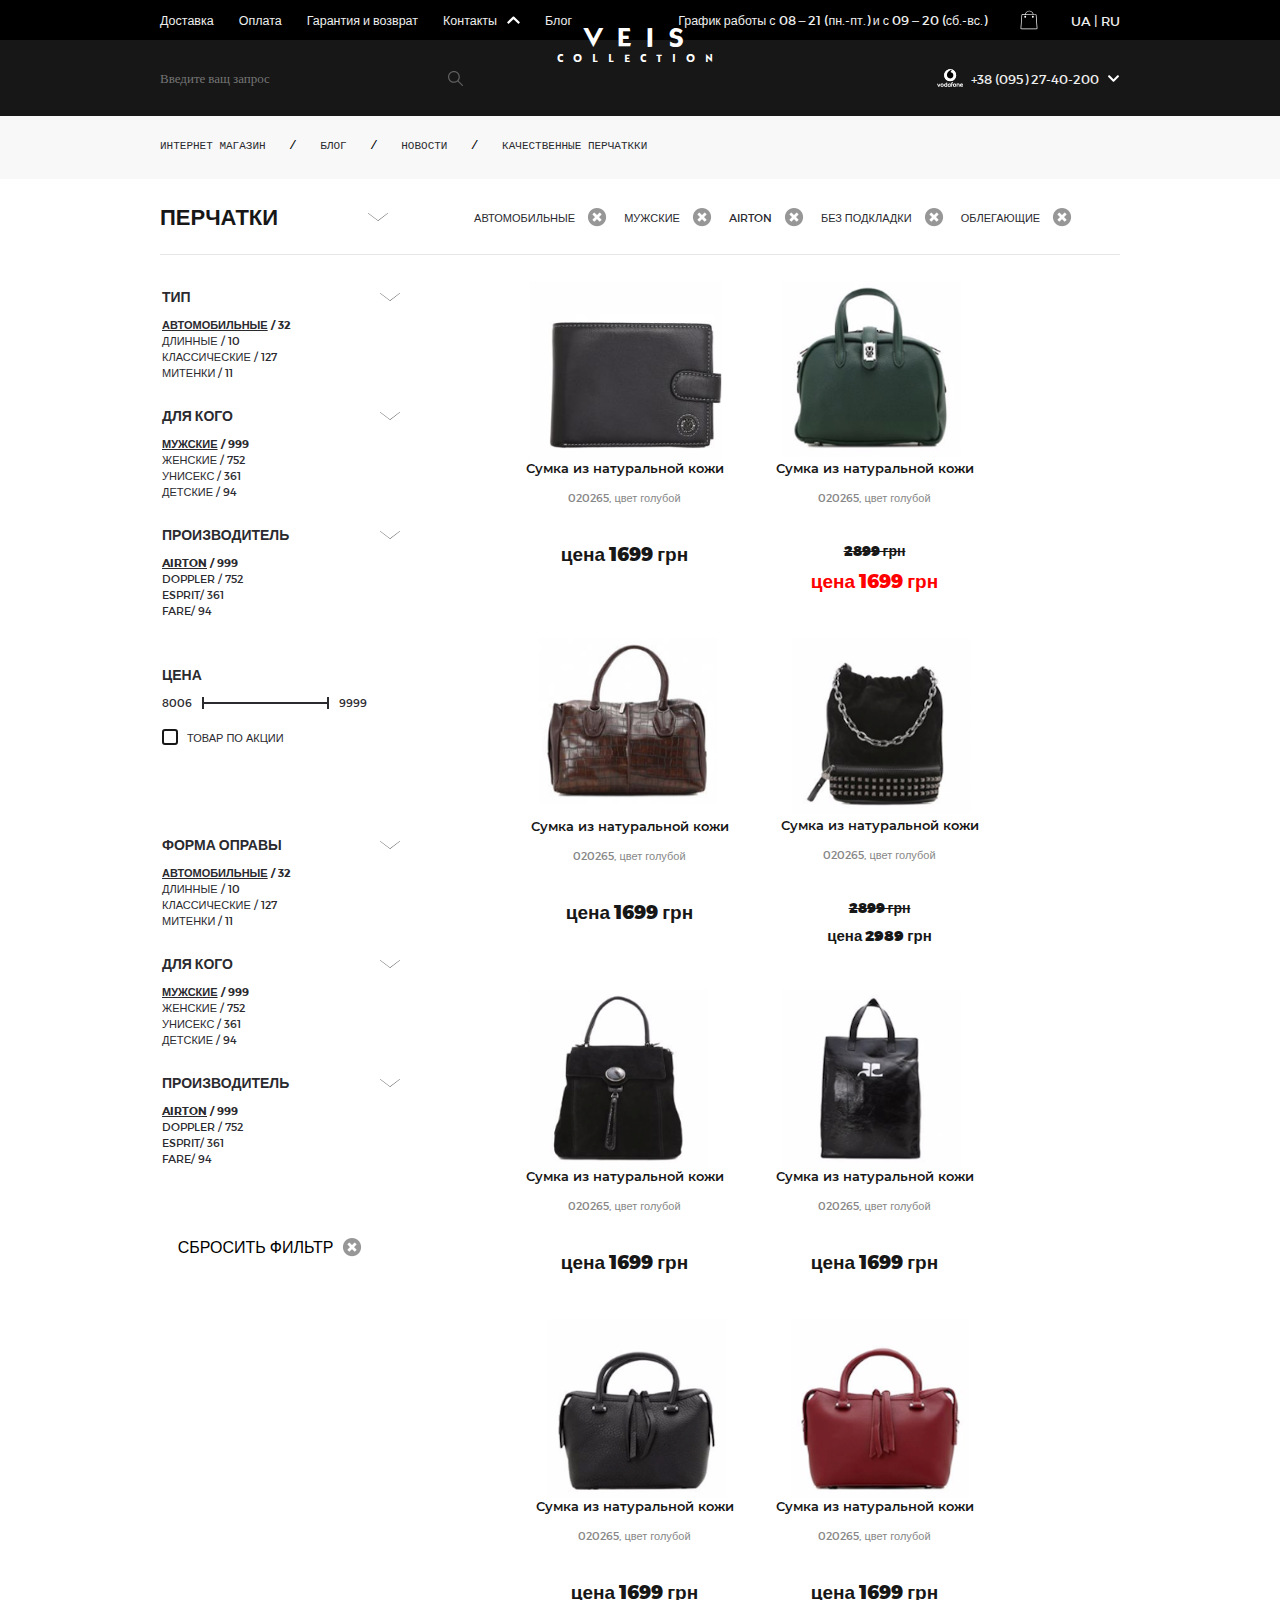
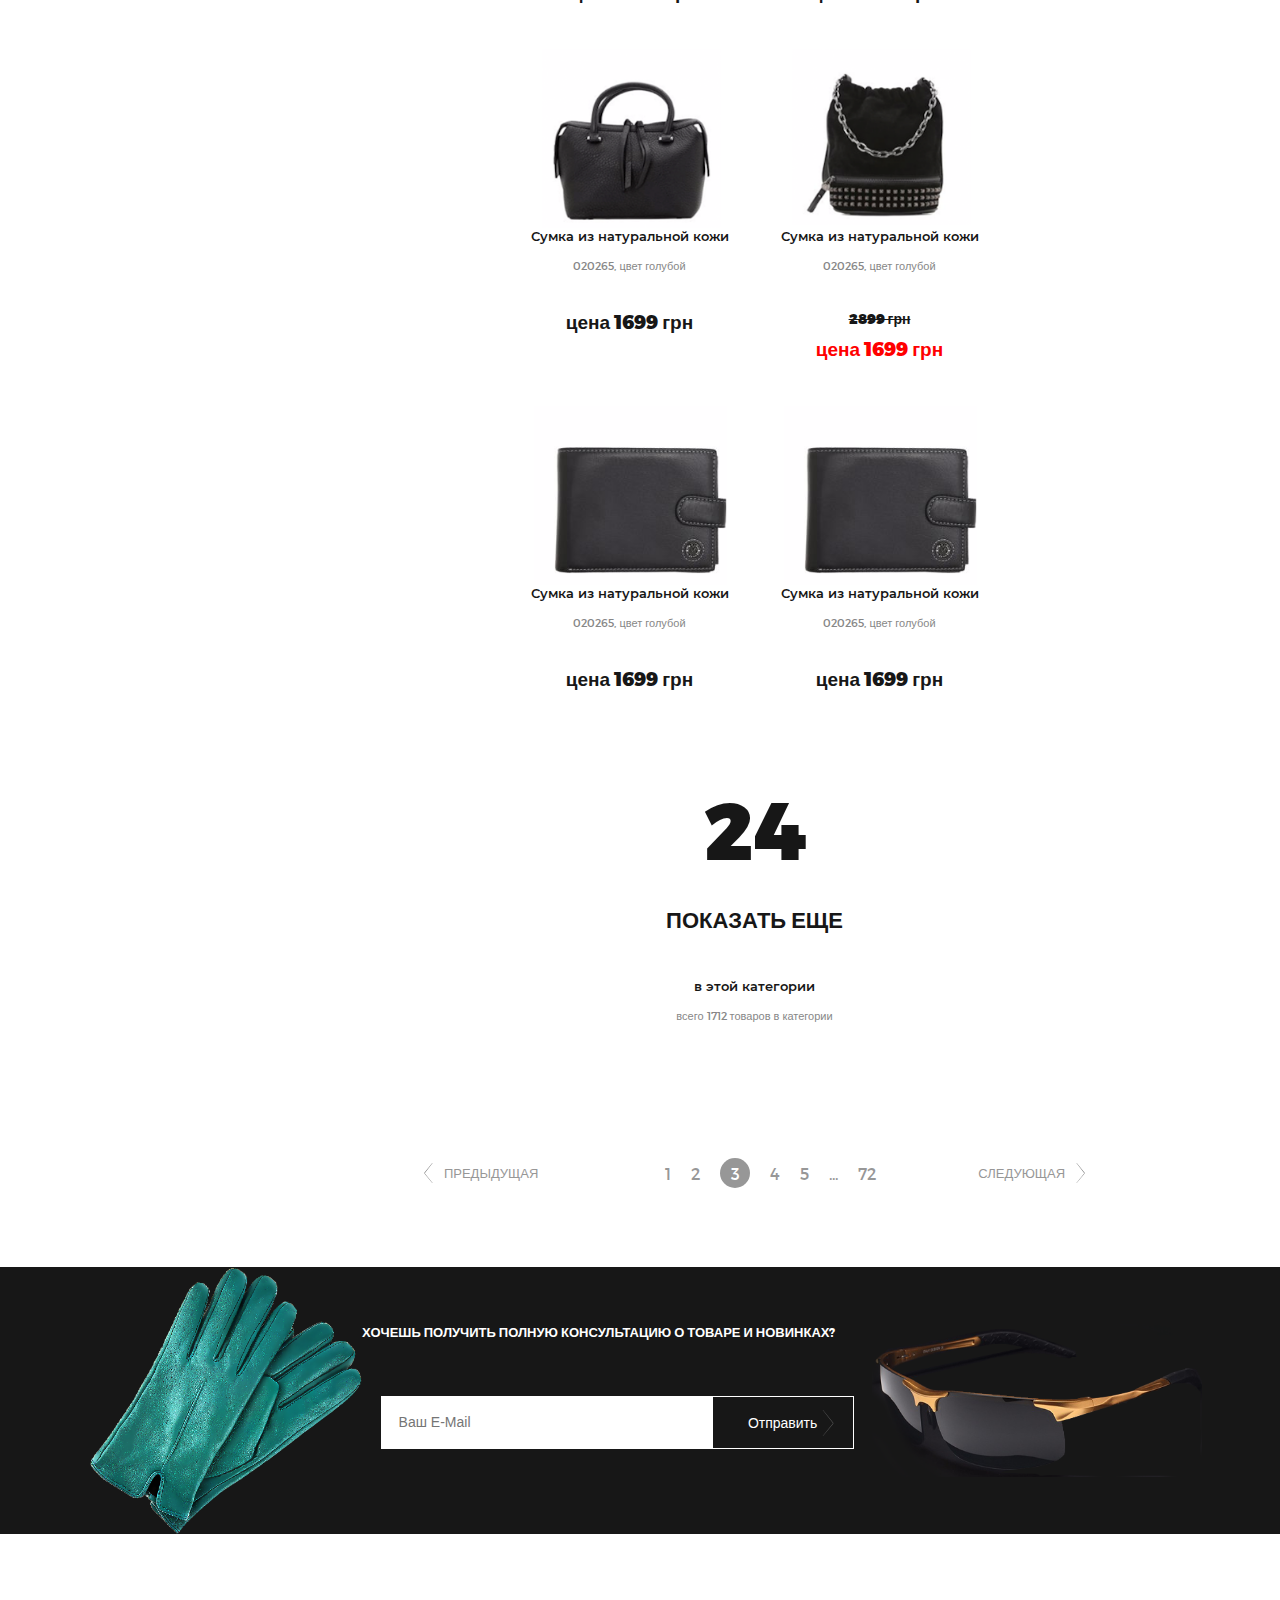
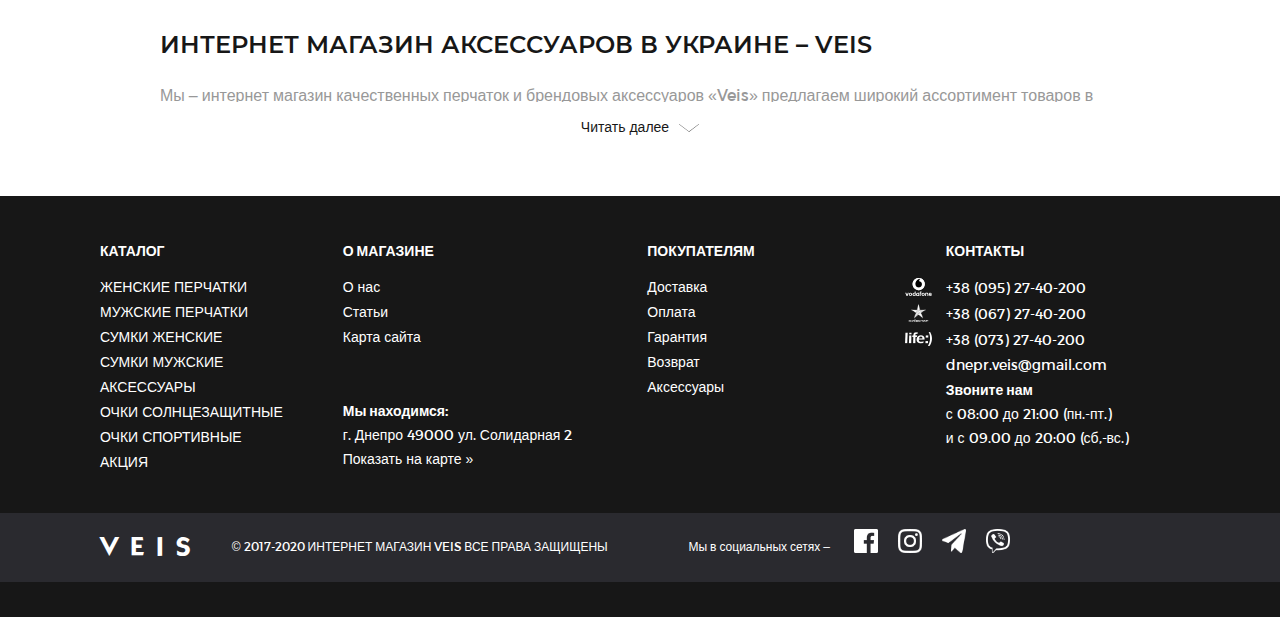
<file: project(veis)/filter.html>
<!DOCTYPE html>
<html>
<head>
	<meta charset="UTF-8">
	<meta content="width=device-width, initial-scale=1" name="viewport">
	<title>Document</title>
	<link rel="stylesheet" href="css/main.css">
	<link rel="stylesheet" href="css/media.css">
</head>
<body>
	<header>
		<div class="conteiner filter__contein">
			<div class="top__head">
				<nav>
					<a href="#/">Доставка</a>
					<a href="#/">Оплата</a>
					<a href="#/">Гарантия и возврат</a>
					<div class="head__contact">
						<span>Контакты</span>
						<img src="img/chevron-up.svg" alt="">
						<div class="contact__hide">
							<div class="contact__iteam">
								<img src="img/vodafone_black.jpg">
								<a href="tel:380952740200">
									+38 (095) 27-40-200
								</a>
							</div>
							<div class="contact__iteam">
								<img src="img/kievstar_black.jpg">
								<a href="tel:380952740200">
									+38 (095) 27-40-200
								</a>
							</div>
							<div class="contact__iteam">
								<img src="img/life_black.jpg">
								<a href="tel:380952740200">
									+38 (095) 27-40-200
								</a>
							</div>
							<p class="contact__email">dnepr.veis@gmail.com</p>
							<div class="contact__iteam contact__margin">
								<img src="img/phone.jpg">
								<div class="contact__content">
									<p class="contact__title">Звоните нам</p>
									<p class="contact__text">с 08:00 до 21:00 (пн.-пт.)</p>
									<p class="contact__text">и с 09.00 до 20:00 (сб,-вс.)</p>
								</div>
							</div>
							<div class="contact__iteam2">
								<img src="img/marker.jpg">
								<div class="contact__content">
									<p class="contact__title">Мы находимся:</p>
									<p class="contact__text">г. Днепро 49000 ул. Солидарная 2</p>
									<a href="#/">Показать на карте » </a>
								</div>
							</div>
						</div>
					</div>
					<a href="#/">Блог</a>
				</nav>
				<div class="top__head_info">
					<p class="work__info">График работы с 08 – 21 (пн.-пт.) и с 09 – 20 (сб.-вс.) </p>
					<img class="cart__icon" src="img/cart.svg">
					<p class="lang__info"><a href="#/">UA</a> | <a href="#/">RU</a></p>
				</div>
			</div>
			<div class="media__head">
				<div class="media__head_cart">
					<img src="img/cart.svg">
					<span>5</span>
				</div>

				<a href="index.html" class="logo media__filter_logo media__head_logo">VEIS<br><span>COLLECTION</span></a>

				<div class="media__head_burger">
					<span class="top"></span>
					<span class="center"></span>
					<span class="bottom"></span>
					<img src="img/down.svg" style="display: none;">
				</div>
			</div>
		</div>
	</header>
	<div class="media__modal">
		<div class="conteiner">
			<div class="media__modal_iteam">
				<a href="#/">Доставка</a>
				<a href="#/">Оплата</a>
				<a href="#/">Гарантия и возврат</a>
				<div class="head__contact  modal__hide">
					<span>Контакты</span>
					<img src="img/chevron-up.svg" alt="">
					<div class="contact__hide">
						<div class="contact__iteam">
							<img src="img/vodafone_black.jpg">
							<a href="tel:380952740200">
								+38 (095) 27-40-200
							</a>
						</div>
						<div class="contact__iteam">
							<img src="img/kievstar_black.jpg">
							<a href="tel:380952740200">
								+38 (095) 27-40-200
							</a>
						</div>
						<div class="contact__iteam">
							<img src="img/life_black.jpg">
							<a href="tel:380952740200">
								+38 (095) 27-40-200
							</a>
						</div>
						<p class="contact__email">dnepr.veis@gmail.com</p>
						<div class="contact__iteam contact__margin">
							<img src="img/phone.jpg">
							<div class="contact__content">
								<p class="contact__title">Звоните нам</p>
								<p class="contact__text">с 08:00 до 21:00 (пн.-пт.)</p>
								<p class="contact__text">и с 09.00 до 20:00 (сб,-вс.)</p>
							</div>
						</div>
						<div class="contact__iteam2">
							<img src="img/marker.jpg">
							<div class="contact__content">
								<p class="contact__title">Мы находимся:</p>
								<p class="contact__text">г. Днепро 49000 ул. Солидарная 2</p>
								<a href="#/">Показать на карте » </a>
							</div>
						</div>
					</div>
				</div>
				<a href="#/">Блог</a>
			</div>
		</div>
	</div>
	<div class="map__head">
		<div class="conteiner filter__contein">
			<div class="map__head__inner">
				<div class="map__head_input">
					<input id="head__input" type="text" placeholder="Введите ващ запрос">
					<img src="img/loupe.svg" id="close__input">
					<div class="head__hide">
						<p>САПОГИ ЗИМНИЕ НА КАБЛУКЕ</p>
						<p>БОТИНКИ ЗИМНИЕ НА НИЗКОМ ХОДУ</p>
						<p>ТУФЛИ НА КАБЛУКЕ</p>
						<p>ТУФЛИ НА КАБЛУКЕ ВЫСОКОМ</p>
						<div class="head__btn">посмотреть все результаты  987</div>
					</div>
				</div>
				<a href="index.html" class="logo map__logo media__filter_logo media__logo_hide">VEIS<br><span>COLLECTION</span></a>
				<div class="block__number filter__block_number">
					<div class="head__box">
						<img class="vodafone__icon" id='foto' src="img/vodafone.svg" alt="vodafone">
						<p id="phone">+38 (095) 27-40-200</p>
						<img style="transform: rotate(180deg); width: 13px; height: 13px;" src="img/chevron-up.svg" alt="">
					</div>
					<div class="number__hide">
						<a href="tel:380952740200" class="number__iteam">
							<img style="opacity: 0;" class="vodafone__icon" src="img/vodafone.svg" alt="vodafone">
							<p>+38 (095) 27-40-200</p>
							<img src="img/down.svg" class="down__icon">
						</a>
						<a href="tel:380952740200" class="number__iteam">
							<img class="vodafone__icon" src="img/kievstar_black.jpg" alt="vodafone">
							<p>+38 (095) 27-40-200</p>
						</a>
						<a href="tel:380952740200" class="number__iteam">
							<img class="vodafone__icon" src="img/life_black.jpg" alt="vodafone">
							<p>+38 (095) 27-40-200</p>
						</a>
						<div class="hide__btn">перезвоните мне</div>
					</div>
				</div>
			</div>
		</div>
	</div>
	<div class="media__filter_tabs">
		<div class="media__tab_box">
			ФИЛЬТР
			<img src="img/sliders-h.png">
		</div>
		<div class="media__tab_box">
			СОРТИРОВАТЬ
			<img src="img/sort.png">
		</div>
	</div>
	<div class="blog__head map__head_line">
		<div class="conteiner filter__contein">
			<div class="blog__head_inner">
				<pre><span>ИНТЕРНЕТ МАГАЗИН</span>   /   <span>БЛОГ</span>   /   <span>НОВОСТИ</span>   /   <span>КАЧЕСТВЕННЫЕ ПЕРЧАТККИ</span></pre> 
			</div>
		</div>
	</div>
	<section class="searchResult">
		<div class="conteiner filter__contein">
			<div class="searchResult__top">
				<div class="filter__title">
					ПЕРЧАТКИ
					<img src="img/down.svg">
				</div>
				<div class="filter__top_iteam">
					АВТОМОБИЛЬНЫЕ
					<img src="img/close__grey.jpg">
				</div>
				<div class="filter__top_iteam">
					МУЖСКИЕ
					<img src="img/close__grey.jpg">
				</div>
				<div class="filter__top_iteam">
					AIRTON
					<img src="img/close__grey.jpg">
				</div>
				<div class="filter__top_iteam">
					БЕЗ ПОДКЛАДКИ
					<img src="img/close__grey.jpg">
				</div>
				<div class="filter__top_iteam">
					ОБЛЕГАЮЩИЕ
					<img src="img/close__grey.jpg">
				</div>
			</div>
		</div>
		<div class="filter__inner">
			<div class="filter__sidebar">
				<div class="sidebar__iteam">
					<div class="sidebar__title">
						ТИП
						<img src="img/down.svg">
					</div>
					<p><b><u>АВТОМОБИЛЬНЫЕ</u> / 32</b></p>
					<p>ДЛИННЫЕ / 10</p>
					<p>КЛАССИЧЕСКИЕ / 127</p>
					<p class="filter__margin">МИТЕНКИ / 11</p>

					<div class="sidebar__title">
						ДЛЯ КОГО
						<img src="img/down.svg">
					</div>
					<p><b><u>МУЖСКИЕ</u> / 999</b></p>
					<p>ЖЕНСКИЕ / 752</p>
					<p>УНИСЕКС / 361</p>
					<p class="filter__margin">ДЕТСКИЕ / 94</p>

					<div class="sidebar__title">
						ПРОИЗВОДИТЕЛЬ
						<img src="img/down.svg">
					</div>
					<p><b><u>AIRTON</u> / 999</b></p>
					<p>DOPPLER / 752</p>
					<p>ESPRIT/ 361</p>
					<p>FARE/ 94</p>
				</div>
				<div class="sidebar__iteam">
					<div class="sidebar__title">
						ЦЕНА
					</div>
					<div class="sidebar__prise">
						<div class="sidebar__number">
							8006
						</div>
						<div class="sidebar__line">
							<div class="line__begin"></div>
							<div class="line__center"></div>
							<div class="line__begin"></div>
						</div>
						<div class="sidebar__number">
							9999
						</div>
					</div>
					<div class="sidebar__box">
						<input type="checkbox" name="" id='radio'>
						<div class="radio__btn"></div>
						<label for="radio">товар по акции</label>
					</div>
				</div>
				<div class="sidebar__iteam">
					<div class="sidebar__title">
						ФОРМА ОПРАВЫ
						<img src="img/down.svg">
					</div>
					<p><b><u>АВТОМОБИЛЬНЫЕ</u> / 32</b></p>
					<p>ДЛИННЫЕ / 10</p>
					<p>КЛАССИЧЕСКИЕ / 127</p>
					<p class="filter__margin">МИТЕНКИ / 11</p>

					<div class="sidebar__title">
						ДЛЯ КОГО
						<img src="img/down.svg">
					</div>
					<p><b><u>МУЖСКИЕ</u> / 999</b></p>
					<p>ЖЕНСКИЕ / 752</p>
					<p>УНИСЕКС / 361</p>
					<p class="filter__margin">ДЕТСКИЕ / 94</p>

					<div class="sidebar__title">
						ПРОИЗВОДИТЕЛЬ
						<img src="img/down.svg">
					</div>
					<p><b><u>AIRTON</u> / 999</b></p>
					<p>DOPPLER / 752</p>
					<p>ESPRIT/ 361</p>
					<p>FARE/ 94</p>
				</div>
				<div class="filter__reset">
					СБРОСИТЬ ФИЛЬТР
					<img src="img/close__grey.jpg">
				</div>
			</div>
			<div class="filter__iteam">
				<div class="product__inner filter_inner">
					<div class="product__iteam filter__block">
						<img src="img/product__foto.png">
						<p class="product__text">Сумка из натуральной кожи</p>
						<p class="product__number">020265, цвет голубой</p>
						<p class="product__prise">цена 1699 грн</p>
					</div>
					<div class="product__iteam filter__block">
						<img src="img/product__foto2.png">
						<p class="product__text">Сумка из натуральной кожи</p>
						<p class="product__number">020265, цвет голубой</p>
						<p class="product__prise lowprise"> 2899 грн</p>
						<p class="lowprise__number">цена 1699 грн</p>
					</div>
					<div class="product__iteam filter__block">
						<img src="img/product__foto9.jpg">
						<p class="product__text">Сумка из натуральной кожи</p>
						<p class="product__number">020265, цвет голубой</p>
						<p class="product__prise">цена 1699 грн</p>
					</div>
					<div class="product__iteam filter__block">
						<img src="img/product__foto3.png">
						<p class="product__text">Сумка из натуральной кожи</p>
						<p class="product__number">020265, цвет голубой</p>
						<p class="product__prise lowprise"> 2899 грн</p>
						<p class="highprise__number">цена 2989 грн</p>
					</div>
					<div class="product__iteam filter__block">
						<img src="img/product__foto4.png">
						<p class="product__text">Сумка из натуральной кожи</p>
						<p class="product__number">020265, цвет голубой</p>
						<p class="product__prise">цена 1699 грн</p>
					</div>
					<div class="product__iteam filter__block">
						<img src="img/product__foto5.png">
						<p class="product__text">Сумка из натуральной кожи</p>
						<p class="product__number">020265, цвет голубой</p>
						<p class="product__prise">цена 1699 грн</p>
					</div>
					<div class="product__iteam filter__block">
						<img src="img/product__foto6.png">
						<p class="product__text">Сумка из натуральной кожи</p>
						<p class="product__number">020265, цвет голубой</p>
						<p class="product__prise">цена 1699 грн</p>
					</div>
					<div class="product__iteam filter__block">
						<img src="img/product__foto7.png">
						<p class="product__text">Сумка из натуральной кожи</p>
						<p class="product__number">020265, цвет голубой</p>
						<p class="product__prise">цена 1699 грн</p>
					</div>
					
					<div class="product__iteam filter__block">
						<img src="img/product__foto8.png">
						<p class="product__text">Сумка из натуральной кожи</p>
						<p class="product__number">020265, цвет голубой</p>
						<p class="product__prise">цена 1699 грн</p>
					</div>
					<div class="product__iteam filter__block">
						<img src="img/product__foto8.png">
						<p class="product__text">Сумка из натуральной кожи</p>
						<p class="product__number">020265, цвет голубой</p>
						<p class="product__prise">цена 1699 грн</p>
					</div>
					<div class="product__iteam filter__block">
						<img src="img/product__foto7.png">
						<p class="product__text">Сумка из натуральной кожи</p>
						<p class="product__number">020265, цвет голубой</p>
						<p class="product__prise">цена 1699 грн</p>
					</div>
					<div class="product__iteam filter__block">
						<img src="img/product__foto3.png">
						<p class="product__text">Сумка из натуральной кожи</p>
						<p class="product__number">020265, цвет голубой</p>
						<p class="product__prise lowprise">2899 грн</p>
						<p class="lowprise__number">цена 1699 грн</p>
					</div>
					<div class="product__iteam filter__block">
						<img src="img/product__foto.png">
						<p class="product__text">Сумка из натуральной кожи</p>
						<p class="product__number">020265, цвет голубой</p>
						<p class="product__prise">цена 1699 грн</p>
					</div>
					<div class="product__iteam filter__block">
						<img src="img/product__foto.png">
						<p class="product__text">Сумка из натуральной кожи</p>
						<p class="product__number">020265, цвет голубой</p>
						<p class="product__prise">цена 1699 грн</p>
					</div>
					<div class="product__iteam filter__block">
						<img src="img/product__foto5.png">
						<p class="product__text">Сумка из натуральной кожи</p>
						<p class="product__number">020265, цвет голубой</p>
						<p class="product__prise">цена 1699 грн</p>
					</div>
					<div class="product__iteam filter__block">
						<div class="product__showmore">
							<p class="showmore__number">24</p>
							<p class='showmore__text'>ПОКАЗАТЬ ЕЩЕ</p>
						</div>
						<p class="product__text">в этой категории</p>
						<p class="product__number">всего 1712 товаров в категории</p>
					</div>
				</div>
				<div class="searchResult__control">
					<div class="control__prev">
						<img src="img/left.svg">
						предыдущая
					</div>
					<div class="control__numbers">
						<div class="control__iteam">1</div>
						<div class="control__iteam">2</div>
						<div class="control__iteam control__iteam_active">3</div>
						<div class="control__iteam">4</div>
						<div class="control__iteam">5</div>
						<div class="control__iteam">...</div>
						<div class="control__iteam">72</div>
					</div>
					<div class="control__next">
						следующая
						<img src="img/next.svg">
					</div>
				</div>

				<div class="filter__btn_block">
					<a class="intro__btn filter__btn">ПОКАЗАТЬ ЕЩЕ  24 </a>
				</div>
			</div>
		</div>
	</section>
	<section class="consul">
		<img src="img/consul.png" class="consul__foto">
		<div class="consul__block">
			<h2>ХОЧЕШЬ ПОЛУЧИТЬ ПОЛНУЮ <br>КОНСУЛЬТАЦИЮ О ТОВАРЕ И НОВИНКАХ?</h2>
			<div class="consul__block_input filter__block_input">
				<input type="text" placeholder="Ваш E-Mail">
				<input type="submit" value="Отправить" name="">
			</div>
		</div>
		<img src="img/consul2.png" class="consul__foto2">
	</section>
	<section class="about">
		<div class="conteiner filter__contein">
			<h2 class="about__title">ИНТЕРНЕТ МАГАЗИН АКСЕССУАРОВ В УКРАИНЕ – VEIS</h2>
			<p class="about__text">Мы – интернет магазин качественных перчаток и брендовых аксессуаров «Veis» предлагаем широкий ассортимент товаров в наличии. На страницах сайта вы сможете найти кожаные перчатки для женщин и мужчин на любую погоду, автомобильные перчатки, очки, зонты.</p>
			<div class="about__view_more">
				<span>Читать далее</span>
				<img src="img/down.svg">
			</div>
		</div>
	</section>
	<footer>
		<div class="foot__inner">
			<div class="foot__iteam">
				<div class="foot__title">КАТАЛОГ</div>
				<a href="#/">ЖЕНСКИЕ ПЕРЧАТКИ</a>
				<a href="#/">МУЖСКИЕ ПЕРЧАТКИ</a>
				<a href="#/">СУМКИ ЖЕНСКИЕ</a>
				<a href="#/">СУМКИ МУЖСКИЕ</a>
				<a href="#/">АКСЕССУАРЫ</a>
				<a href="#/">ОЧКИ СОЛНЦЕЗАЩИТНЫЕ </a>
				<a href="#/">ОЧКИ СПОРТИВНЫЕ</a>
				<a href="#/">АКЦИЯ</a>
			</div>
			<div class="foot__iteam2">
				<div class="foot__title">О МАГАЗИНЕ</div>
				<a href="#/">О нас</a>
				<a href="#/">Статьи</a>
				<a href="#/">Карта сайта</a>
				
				<div class="foot__subtitle">Мы находимся:</div>
				<p>г. Днепро 49000 ул. Солидарная 2</p>
				<a href="#/">Показать на карте » </a>
			</div>
			<div class="foot__iteam3">
				<div class="foot__title">ПОКУПАТЕЛЯМ</div>
				<a href="#/">Доставка</a>
				<a href="#/">Оплата</a>
				<a href="#/">Гарантия</a>
				<a href="#/">Возврат</a>
				<a href="#/">Аксессуары</a>
			</div>
			<div class="foot__iteam4">
				<div class="foot__title">КОНТАКТЫ</div>
				<div class="foot__iteam_box">
					<img src="img/vodafone.svg">
					<a href="tel:380952740200">+38 (095) 27-40-200</a>
				</div>
				<div class="foot__iteam_box">
					<img src="img/kievstar.svg">
					<a href="tel:380672740200">+38 (067) 27-40-200</a>
				</div>
				<div class="foot__iteam_box">
					<img src="img/life.svg">
					<a href="tel:380732740200">+38 (073) 27-40-200</a>
				</div>
				<div class="foot__iteam_block">
					<a href="#/">dnepr.veis@gmail.com</a>

					<div class="foot__subtitle2">Звоните нам</div>
					<p>с 08:00 до 21:00 (пн.-пт.)</p>
					<p>и с 09.00 до 20:00 (сб,-вс.)</p>
				</div>
			</div>
		</div>
		<div class="media__foot">
			<div class="media__foot_iteam">
				<span>КАТАЛОГ</span>
				<img src="img/down_white.png">
			</div>
			<div class="media__foot_hide">
				<a href="#/">ЖЕНСКИЕ ПЕРЧАТКИ</a>
				<a href="#/">МУЖСКИЕ ПЕРЧАТКИ</a>
				<a href="#/">СУМКИ ЖЕНСКИЕ</a>
				<a href="#/">СУМКИ МУЖСКИЕ</a>
				<a href="#/">АКСЕССУАРЫ</a>
				<a href="#/">ОЧКИ СОЛНЦЕЗАЩИТНЫЕ </a>
				<a href="#/">ОЧКИ СПОРТИВНЫЕ</a>
				<a href="#/">АКЦИЯ</a>
			</div>
			<div class="media__foot_iteam">
				<span>О МАГАЗИНЕ</span>
				<img src="img/down_white.png">
			</div>
			<div class="media__foot_hide">
				<a href="#/">О нас</a>
				<a href="#/">Статьи</a>
				<a href="#/">Карта сайта</a>
			</div>
			<div class="media__foot_iteam">
				<span>ПОКУПАТЕЛЯМ</span>
				<img src="img/down_white.png">
			</div>
			<div class="media__foot_hide">
				<a href="#/">Доставка</a>
				<a href="#/">Оплата</a>
				<a href="#/">Гарантия</a>
				<a href="#/">Возврат</a>
				<a href="#/">Аксессуары</a>
			</div>
			<div class="media__foot_iteam">
				<span>КОНТАКТЫ</span>
				<img src="img/down_white.png">
			</div>
			<div class="media__foot_hide">
				<div class="foot__iteam_box">
					<img src="img/vodafone.svg">
					<a href="tel:380952740200">+38 (095) 27-40-200</a>
				</div>
				<div class="foot__iteam_box">
					<img src="img/kievstar.svg">
					<a href="tel:380672740200">+38 (067) 27-40-200</a>
				</div>
				<div class="foot__iteam_box">
					<img src="img/life.svg">
					<a href="tel:380732740200">+38 (073) 27-40-200</a>
				</div>
			</div>
		</div>
		<div class="foot__down">
			<div class="media__down">
				<div class="foot__logo">VEIS</div>
				<p>© 2017-2020 ИНТЕРНЕТ МАГАЗИН  VEIS ВСЕ ПРАВА ЗАЩИЩЕНЫ</p>
				<p>Мы в социальных сетях –</p>
			</div>
			<div class="media__social">
				<a href="#/">
					<img src="img/facebook.png">
				</a>
				<a href="#/">
					<img src="img/instagram.png">
				</a>
				<a href="#/">
					<img src="img/telegram.png">
				</a>
				<a href="#/">
					<img src="img/viber.png">
				</a>
			</div>
		</div>
		<div class="media__foot_info">
			<div class="media__info_iteam">
				<a href="index.html" class="logo media__logo">VEIS<br><span>COLLECTION</span></a>
			</div>
			<div class="media__info_iteam">г. Днепро 49000 ул. Солидарная 2</div>
			<div class="media__info_iteam">
				<a href="">Показать на карте » </a>
			</div>
			<div class="media__info_iteam">
				© 2017-2020 ИНТЕРНЕТ МАГАЗИН  VEIS ВСЕ ПРАВА ЗАЩИЩЕНЫ
			</div>
		</div>
	</footer>

	<script type="text/javascript" src="js/main.js"></script>
</body>
</html>
</file>
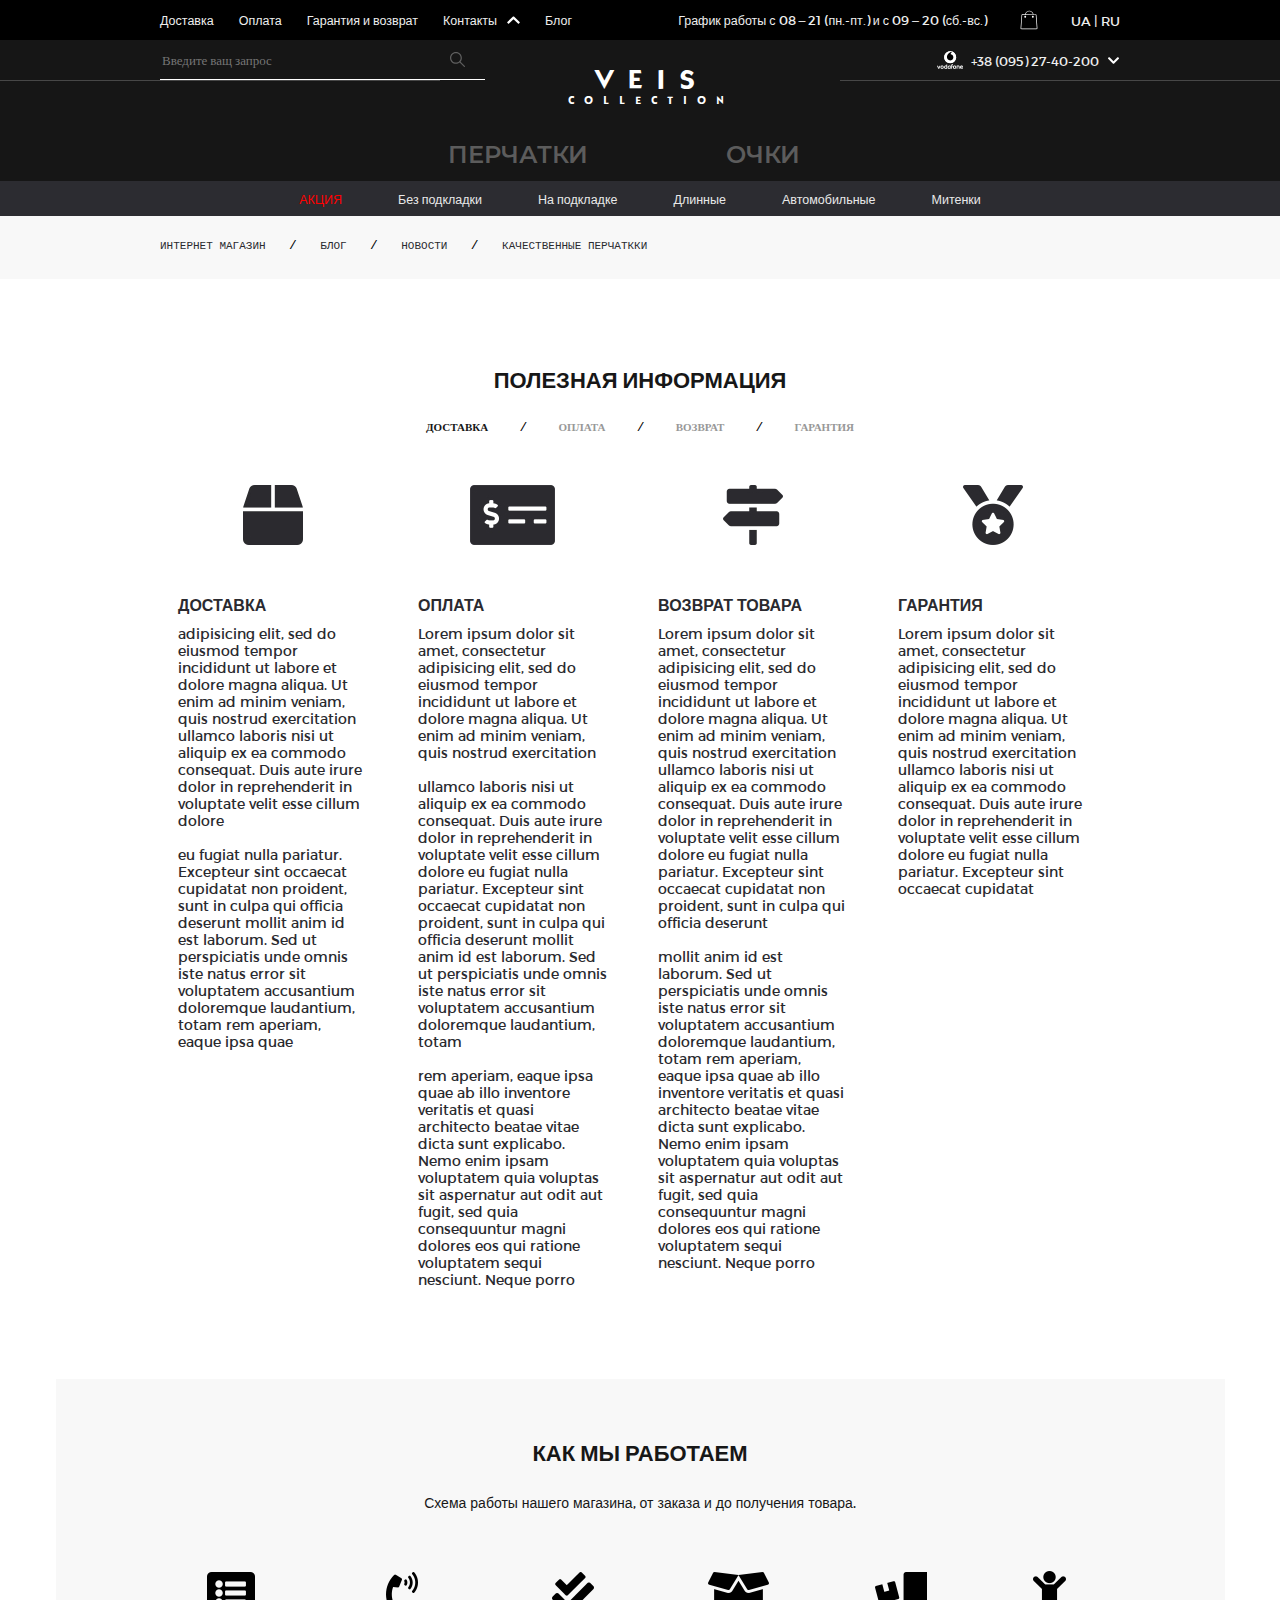
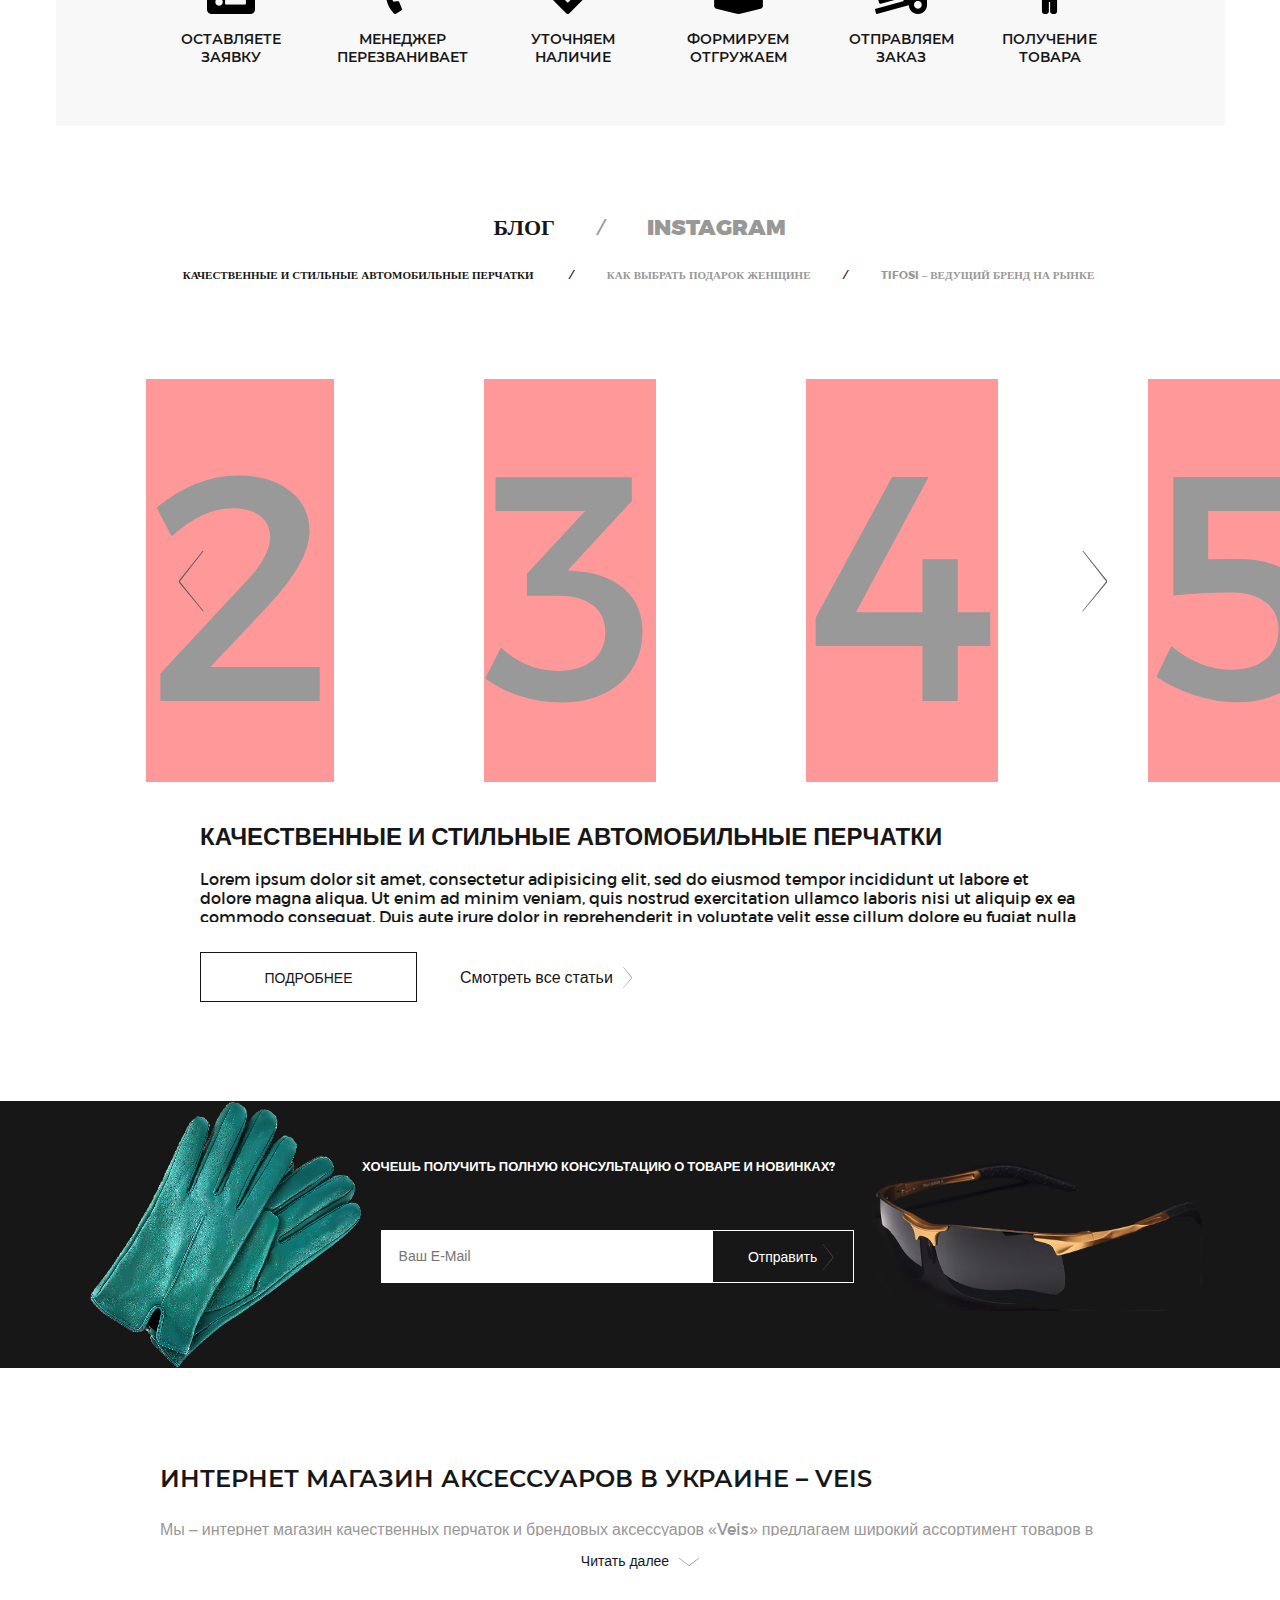
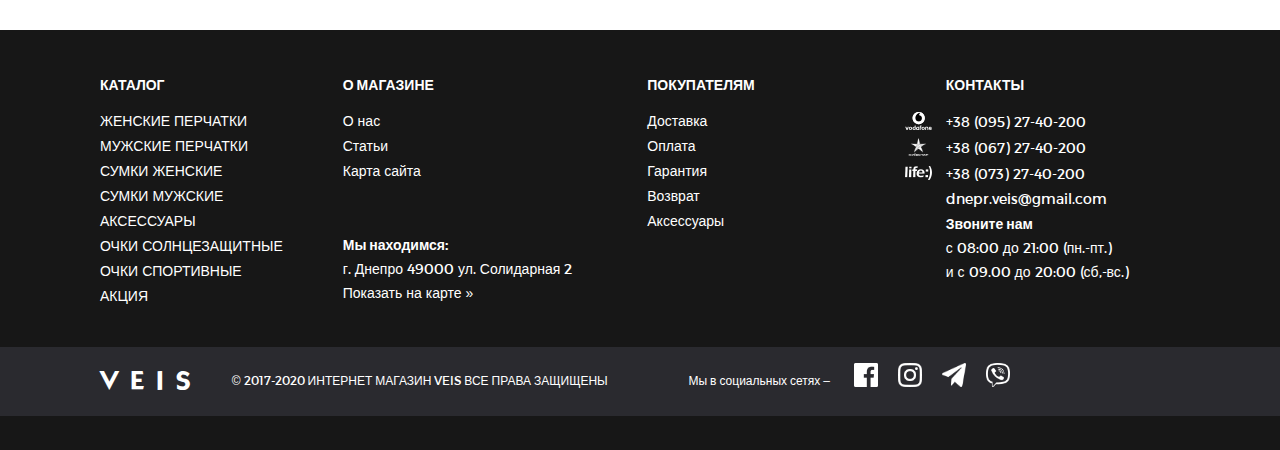
<file: project(veis)/info.html>
<!DOCTYPE html>
<html>
<head>
	<meta charset="UTF-8">
	<meta content="width=device-width, initial-scale=1" name="viewport">
	<title>Document</title>
	<link rel="stylesheet" href="css/main.css">
	<link rel="stylesheet" href="css/media.css">
</head>
<body>
	<header>
		<div class="conteiner">
			<div class="top__head">
				<nav>
					<a href="#/">Доставка</a>
					<a href="#/">Оплата</a>
					<a href="#/">Гарантия и возврат</a>
					<div class="head__contact">
						<span>Контакты</span>
						<img src="img/chevron-up.svg" alt="">
						<div class="contact__hide">
							<div class="contact__iteam">
								<img src="img/vodafone_black.jpg">
								<a href="tel:380952740200">
									+38 (095) 27-40-200
								</a>
							</div>
							<div class="contact__iteam">
								<img src="img/kievstar_black.jpg">
								<a href="tel:380952740200">
									+38 (095) 27-40-200
								</a>
							</div>
							<div class="contact__iteam">
								<img src="img/life_black.jpg">
								<a href="tel:380952740200">
									+38 (095) 27-40-200
								</a>
							</div>
							<p class="contact__email">dnepr.veis@gmail.com</p>
							<div class="contact__iteam contact__margin">
								<img src="img/phone.jpg">
								<div class="contact__content">
									<p class="contact__title">Звоните нам</p>
									<p class="contact__text">с 08:00 до 21:00 (пн.-пт.)</p>
									<p class="contact__text">и с 09.00 до 20:00 (сб,-вс.)</p>
								</div>
							</div>
							<div class="contact__iteam2">
								<img src="img/marker.jpg">
								<div class="contact__content">
									<p class="contact__title">Мы находимся:</p>
									<p class="contact__text">г. Днепро 49000 ул. Солидарная 2</p>
									<a href="#/">Показать на карте » </a>
								</div>
							</div>
						</div>
					</div>
					<a href="#/">Блог</a>
				</nav>
				<div class="top__head_info">
					<p class="work__info">График работы с 08 – 21 (пн.-пт.) и с 09 – 20 (сб.-вс.) </p>
					<img class="cart__icon" src="img/cart.svg">
					<p class="lang__info"><a href="#/">UA</a> | <a href="#/">RU</a></p>
				</div>
			</div>
			<div class="media__head">
				<div class="media__head_cart">
					<img src="img/cart.svg">
					<span>5</span>
				</div>

				<a href="index.html" class="logo media__head_logo">VEIS<br><span>COLLECTION</span></a>

				<div class="media__head_burger">
					<span class="top"></span>
					<span class="center"></span>
					<span class="bottom"></span>
					<img src="img/down.svg" style="display: none;">
				</div>
			</div>
		</div>
	</header>
	<div class="media__modal">
		<div class="conteiner">
			<div class="media__modal_iteam">
				<a href="#/">Доставка</a>
				<a href="#/">Оплата</a>
				<a href="#/">Гарантия и возврат</a>
				<div class="head__contact  modal__hide">
					<span>Контакты</span>
					<img src="img/chevron-up.svg" alt="">
					<div class="contact__hide">
						<div class="contact__iteam">
							<img src="img/vodafone_black.jpg">
							<a href="tel:380952740200">
								+38 (095) 27-40-200
							</a>
						</div>
						<div class="contact__iteam">
							<img src="img/kievstar_black.jpg">
							<a href="tel:380952740200">
								+38 (095) 27-40-200
							</a>
						</div>
						<div class="contact__iteam">
							<img src="img/life_black.jpg">
							<a href="tel:380952740200">
								+38 (095) 27-40-200
							</a>
						</div>
						<p class="contact__email">dnepr.veis@gmail.com</p>
						<div class="contact__iteam contact__margin">
							<img src="img/phone.jpg">
							<div class="contact__content">
								<p class="contact__title">Звоните нам</p>
								<p class="contact__text">с 08:00 до 21:00 (пн.-пт.)</p>
								<p class="contact__text">и с 09.00 до 20:00 (сб,-вс.)</p>
							</div>
						</div>
						<div class="contact__iteam2">
							<img src="img/marker.jpg">
							<div class="contact__content">
								<p class="contact__title">Мы находимся:</p>
								<p class="contact__text">г. Днепро 49000 ул. Солидарная 2</p>
								<a href="#/">Показать на карте » </a>
							</div>
						</div>
					</div>
				</div>
				<a href="#/">Блог</a>
			</div>
		</div>
	</div>
	<div class="bottom__head">
		<div class="conteiner">
			<div class="bottom__block">
				<div class="map__head_input head__search">
					<input id="head__input" type="text" placeholder="Введите ващ запрос">
					<img class="input__hide_media" src="img/loupe.svg" id="close__input">
					<div class="head__hide">
						<p>САПОГИ ЗИМНИЕ НА КАБЛУКЕ</p>
						<p>БОТИНКИ ЗИМНИЕ НА НИЗКОМ ХОДУ</p>
						<p>ТУФЛИ НА КАБЛУКЕ</p>
						<p>ТУФЛИ НА КАБЛУКЕ ВЫСОКОМ</p>
						<div class="head__btn">посмотреть все результаты  987</div>
					</div>
				</div>
				<a href="index.html" class="logo media__logo_hide">VEIS<br><span>COLLECTION</span></a>
				<div class="block__number">
					<div class="head__box">
						<img class="vodafone__icon" id='foto' src="img/vodafone.svg" alt="vodafone">
						<p id="phone">+38 (095) 27-40-200</p>
						<img style="transform: rotate(180deg); width: 13px; height: 13px;" src="img/chevron-up.svg" alt="">
					</div>
					<div class="number__hide">
						<a href="tel:380952740200" class="number__iteam">
							<img style="opacity: 0;" class="vodafone__icon" src="img/vodafone.svg" alt="vodafone">
							<p>+38 (095) 27-40-200</p>
							<img src="img/down.svg" class="down__icon">
						</a>
						<a href="tel:380952740200" class="number__iteam">
							<img class="vodafone__icon" src="img/kievstar_black.jpg" alt="vodafone">
							<p>+38 (095) 27-40-200</p>
						</a>
						<a href="tel:380952740200" class="number__iteam">
							<img class="vodafone__icon" src="img/life_black.jpg" alt="vodafone">
							<p>+38 (095) 27-40-200</p>
						</a>
						<div class="hide__btn">перезвоните мне</div>
					</div>
				</div>
			</div>
		</div>
		<div class="head__lines">
			<div class="first__line"></div>
			<div class="second__line"></div>
		</div>
		<div class="head__tabs">
			<div class="first__tab  tab">
				ПЕРЧАТКИ
				<img src="img/down_white.png">
			</div>

			<div class="second__tab tab">
				ОЧКИ
				<img style="fill: #fff;" src="img/down_white.png">
			</div>
		</div>
		<div class="tab__hide">
			<a href="#/">Без подкладки</a>
			<a href="#/">На подкладке</a>
			<a href="#/">Длинные</a>
			<a href="#/">Автомобильные</a>
			<a href="#/">Митенки</a>
		</div>
		<div class="tab__hide">
			<a href="#/">Без подкладки2</a>
			<a href="#/">На подкладке2</a>
			<a href="#/">Длинные2</a>
			<a href="#/">Автомобильные2</a>
			<a href="#/">Митенки2</a>
		</div>
	</div>
	<div class="choose__bar">
		<div class="choose__content">
			<a  href="#/" class="choose__bar_active">АКЦИЯ</a>
			<a href="#/">Без подкладки</a>
			<a href="#/">На подкладке</a>
			<a href="#/">Длинные</a>
			<a href="#/">Автомобильные</a>
			<a href="#/">Митенки</a>
		</div>
		<div class="choose__content hide">
			<a  href="#/" class="choose__bar_active">АКЦИЯ1</a>
			<a href="#/">Без подкладки2</a>
			<a href="#/">На подкладке3</a>
			<a href="#/">Длинные4</a>
			<a href="#/">Автомобильные5</a>
			<a href="#/">Митенки6</a>
		</div>
	</div>
	<div class="blog__head map__head_line">
		<div class="conteiner">
			<div class="blog__head_inner">
				<pre><span>ИНТЕРНЕТ МАГАЗИН</span>   /   <span>БЛОГ</span>   /   <span>НОВОСТИ</span>   /   <span>КАЧЕСТВЕННЫЕ ПЕРЧАТККИ</span></pre> 
			</div>
		</div>
	</div>
	<section class="info">
		<div class="conteiner">
			<div class="product__king">
				<h2 class="info__title">ПОЛЕЗНАЯ ИНФОРМАЦИЯ</h2>
			</div>   
			<div class="blog__subtitle">
				<pre><span class="blog__subtitle_active">ДОСТАВКА</span>    /    <span>ОПЛАТА</span>    /    <span>ВОЗВРАТ</span>    /    <span>ГАРАНТИЯ</span></pre>
			</div>
			<div class="info__inner">
				<div class="info__iteam">
					<img src="img/box.jpg">
					<div class="info__content">
						<div class="info__subtitle">ДОСТАВКА</div>
						<div class="info__text">
							adipisicing elit, sed do eiusmod tempor incididunt ut labore et dolore magna aliqua. Ut enim ad minim veniam, quis nostrud exercitation ullamco laboris nisi ut aliquip ex ea commodo consequat. Duis aute irure dolor in reprehenderit in voluptate velit esse cillum dolore
							<br><br>
							eu fugiat nulla pariatur. Excepteur sint occaecat cupidatat non proident, sunt in culpa qui officia deserunt mollit anim id est laborum. Sed ut perspiciatis unde omnis iste natus error sit voluptatem accusantium doloremque laudantium, totam rem aperiam, eaque ipsa quae 
						</div>
					</div>
				</div>
				<div class="info__iteam">
					<img src="img/money.jpg">
					<div class="info__content">
						<div class="info__subtitle">ОПЛАТА</div>
						<div class="info__text">
							Lorem ipsum dolor sit amet, consectetur 
							adipisicing elit, sed do eiusmod tempor incididunt ut labore et dolore magna aliqua. Ut enim ad minim veniam, quis nostrud exercitation 
							<br><br>
							ullamco laboris nisi ut aliquip ex ea commodo consequat. Duis aute irure dolor in reprehenderit in voluptate velit esse cillum dolore eu fugiat nulla pariatur. Excepteur sint occaecat cupidatat non proident, sunt in culpa qui officia deserunt mollit anim id est laborum. Sed ut perspiciatis unde omnis iste natus error sit voluptatem accusantium doloremque laudantium, totam 
							<br><br>
							rem aperiam, eaque ipsa quae ab illo inventore veritatis et quasi architecto beatae vitae dicta sunt explicabo. Nemo enim ipsam voluptatem quia voluptas sit aspernatur aut odit aut fugit, sed quia consequuntur magni dolores eos qui ratione voluptatem sequi nesciunt. Neque porro
						</div>
					</div>
				</div>
				<div class="info__iteam">
					<img src="img/map.jpg">
					<div class="info__content">
						<div class="info__subtitle">ВОЗВРАТ ТОВАРА</div>
						<div class="info__text">
							Lorem ipsum dolor sit amet, consectetur adipisicing elit, sed do eiusmod tempor incididunt ut labore et dolore magna aliqua. Ut enim ad minim veniam, quis nostrud exercitation ullamco laboris nisi ut aliquip ex ea commodo consequat. Duis aute irure dolor in reprehenderit in voluptate velit esse cillum dolore eu fugiat nulla pariatur. Excepteur sint occaecat cupidatat non proident, sunt in culpa qui officia deserunt<br><br>
							mollit anim id est laborum. Sed ut perspiciatis unde omnis iste natus error sit voluptatem accusantium doloremque laudantium, totam rem aperiam, eaque ipsa quae ab illo inventore veritatis et quasi architecto beatae vitae dicta sunt explicabo. Nemo enim ipsam voluptatem quia voluptas sit aspernatur aut odit aut fugit, sed quia consequuntur magni dolores eos qui ratione voluptatem sequi nesciunt. Neque porro
						</div>
					</div>
				</div>
				<div class="info__iteam">
					<img src="img/medal.jpg">
					<div class="info__content">
						<div class="info__subtitle">ГАРАНТИЯ</div>
						<div class="info__text">
							Lorem ipsum dolor sit amet, consectetur 
							adipisicing elit, sed do eiusmod tempor incididunt ut labore et dolore magna aliqua. Ut enim ad minim veniam, quis nostrud exercitation ullamco laboris nisi ut aliquip ex ea commodo consequat. Duis aute irure dolor in reprehenderit in voluptate velit esse cillum dolore eu fugiat nulla pariatur. Excepteur sint occaecat cupidatat
						</div>
					</div>
				</div>
			</div>
		</div>
	</section>
	<section class="work">
		<h2 class="work__title">КАК МЫ РАБОТАЕМ</h2>
		<p class="work__subtitle">Схема работы нашего магазина, от заказа и до получения товара.</p>
		<div class="work__inner">
			<div class="work__iteam">
				<img src="img/list-alt.svg">
				<p>оставляете заявку</p>
			</div>
			<div class="work__iteam">
				<img src="img/phone-volume.svg">
				<p>менеджер перезванивает</p>
			</div>
			<div class="work__iteam">
				<img src="img/check-double.svg">
				<p>уточняем наличие</p>
			</div>
			<div class="work__iteam">
				<img src="img/box-open.svg">
				<p>формируем отгружаем</p>
			</div>
			<div class="work__iteam">
				<img src="img/truck-loading.svg">
				<p>отправляем заказ</p>
			</div>
			<div class="work__iteam">
				<img src="img/child.svg">
				<p>получение товара</p>
			</div>
		</div>
	</section>
	<section class="blog">
		<div class="product__king">
				<pre><span class="product__king_active">БЛОГ</span>   /   <span>INSTAGRAM</span></pre>
			</div>   
			<div class="blog__subtitle">
				<pre><span class="blog__subtitle_active">КАЧЕСТВЕННЫЕ И СТИЛЬНЫЕ АВТОМОБИЛЬНЫЕ ПЕРЧАТКИ </span>    /    <span>КАК ВЫБРАТЬ ПОДАРОК ЖЕНЩИНЕ</span>    /    <span>TIFOSI – ВЕДУЩИЙ БРЕНД НА РЫНКЕ </span></pre>
			</div>
			<div class="blog__inner">
				<div class="blog__slider">
					<div class="blog__iteam">
						<!-- <img src="img/slider2.jpg" alt=""> -->
						1
					</div>
					<div class="blog__iteam">
						<!-- <img src="img/slider.jpg" alt=""> -->
						2
					</div>
					<div class="blog__iteam">
						<!-- <img src="img/slider2.jpg" alt=""> -->
						3
					</div>
					<div class="blog__iteam">
						<!-- <img src="img/slider.jpg" alt=""> -->
						4
					</div>
					<div class="blog__iteam">
						<!-- <img src="img/slider2.jpg" alt=""> -->
						5
					</div>
					<div class="blog__iteam">
						<!-- <img src="img/slider.jpg" alt=""> -->
						6
					</div>
					<div class="blog__iteam">
						<!-- <img src="img/slider2.jpg" alt=""> -->
						7
					</div>
				</div>
				<img class="blog__left" src="img/left.svg">
				<img class="blog__right" src="img/next.svg">
			</div>
			<div class="blog__content">
				<div class="blog__title">КАЧЕСТВЕННЫЕ И СТИЛЬНЫЕ АВТОМОБИЛЬНЫЕ ПЕРЧАТКИ</div>
				<div class="blog__text">Lorem ipsum dolor sit amet, consectetur adipisicing elit, sed do eiusmod tempor incididunt ut labore et dolore magna aliqua. Ut enim ad minim veniam, quis nostrud exercitation ullamco laboris nisi ut aliquip ex ea commodo consequat. Duis aute irure dolor in reprehenderit in voluptate velit esse cillum dolore eu fugiat nulla pariatur. Excepteur sint occaecat cupidatat non proident, sunt in culpa qui officia deserunt mollit anim id est laborum. Sed ut perspiciatis unde omnis iste natus error sit voluptatem accusantium doloremque laudantium, totam rem aperiam, eaque ipsa quae ab illo inventore veritatis et quasi architecto beatae vitae dicta sunt explicabo. Nemo enim ipsam voluptatem quia voluptas sit aspernatur aut odit aut fugit, sed quia consequuntur magni dolores eos qui ratione voluptatem sequi nesciunt. Neque porro quisquam est, qui dolorem ipsum quia dolor sit amet, consectetur, adipisci velit, sed quia non numquam eius modi tempora incidunt ut labore et dolore magnam aliquam quaerat voluptatem.</div>
				<div class="blog__btns_box">
					<a href="#/" class="intro__btn">подробнее</a>
					<div class="blog__view_more">
						Смотреть все статьи
						<img src="img/next.svg" alt="">
					</div>
				</div>
			</div>
	</section>
	<section class="consul">
		<img src="img/consul.png" class="consul__foto">
		<div class="consul__block">
			<h2>ХОЧЕШЬ ПОЛУЧИТЬ ПОЛНУЮ КОНСУЛЬТАЦИЮ О ТОВАРЕ И НОВИНКАХ?</h2>
			<div class="consul__block_input">
				<input type="text" placeholder="Ваш E-Mail">
				<input type="submit" value="Отправить" name="">
			</div>
		</div>
		<img src="img/consul2.png" class="consul__foto2">
	</section>
	<section class="about">
		<div class="conteiner">
			<h2 class="about__title">ИНТЕРНЕТ МАГАЗИН АКСЕССУАРОВ В УКРАИНЕ – VEIS</h2>
			<p class="about__text">Мы – интернет магазин качественных перчаток и брендовых аксессуаров «Veis» предлагаем широкий ассортимент товаров в наличии. На страницах сайта вы сможете найти кожаные перчатки для женщин и мужчин на любую погоду, автомобильные перчатки, очки, зонты.</p>
			<div class="about__view_more">
				<span>Читать далее</span>
				<img src="img/down.svg">
			</div>
		</div>
	</section>
	<footer>
		<div class="foot__inner">
			<div class="foot__iteam">
				<div class="foot__title">КАТАЛОГ</div>
				<a href="#/">ЖЕНСКИЕ ПЕРЧАТКИ</a>
				<a href="#/">МУЖСКИЕ ПЕРЧАТКИ</a>
				<a href="#/">СУМКИ ЖЕНСКИЕ</a>
				<a href="#/">СУМКИ МУЖСКИЕ</a>
				<a href="#/">АКСЕССУАРЫ</a>
				<a href="#/">ОЧКИ СОЛНЦЕЗАЩИТНЫЕ </a>
				<a href="#/">ОЧКИ СПОРТИВНЫЕ</a>
				<a href="#/">АКЦИЯ</a>
			</div>
			<div class="foot__iteam2">
				<div class="foot__title">О МАГАЗИНЕ</div>
				<a href="#/">О нас</a>
				<a href="#/">Статьи</a>
				<a href="#/">Карта сайта</a>
				
				<div class="foot__subtitle">Мы находимся:</div>
				<p>г. Днепро 49000 ул. Солидарная 2</p>
				<a href="#/">Показать на карте » </a>
			</div>
			<div class="foot__iteam3">
				<div class="foot__title">ПОКУПАТЕЛЯМ</div>
				<a href="#/">Доставка</a>
				<a href="#/">Оплата</a>
				<a href="#/">Гарантия</a>
				<a href="#/">Возврат</a>
				<a href="#/">Аксессуары</a>
			</div>
			<div class="foot__iteam4">
				<div class="foot__title">КОНТАКТЫ</div>
				<div class="foot__iteam_box">
					<img src="img/vodafone.svg">
					<a href="tel:380952740200">+38 (095) 27-40-200</a>
				</div>
				<div class="foot__iteam_box">
					<img src="img/kievstar.svg">
					<a href="tel:380672740200">+38 (067) 27-40-200</a>
				</div>
				<div class="foot__iteam_box">
					<img src="img/life.svg">
					<a href="tel:380732740200">+38 (073) 27-40-200</a>
				</div>
				<div class="foot__iteam_block">
					<a href="#/">dnepr.veis@gmail.com</a>

					<div class="foot__subtitle2">Звоните нам</div>
					<p>с 08:00 до 21:00 (пн.-пт.)</p>
					<p>и с 09.00 до 20:00 (сб,-вс.)</p>
				</div>
			</div>
		</div>
		<div class="media__foot">
			<div class="media__foot_iteam">
				<span>КАТАЛОГ</span>
				<img src="img/down_white.png">
			</div>
			<div class="media__foot_hide">
				<a href="#/">ЖЕНСКИЕ ПЕРЧАТКИ</a>
				<a href="#/">МУЖСКИЕ ПЕРЧАТКИ</a>
				<a href="#/">СУМКИ ЖЕНСКИЕ</a>
				<a href="#/">СУМКИ МУЖСКИЕ</a>
				<a href="#/">АКСЕССУАРЫ</a>
				<a href="#/">ОЧКИ СОЛНЦЕЗАЩИТНЫЕ </a>
				<a href="#/">ОЧКИ СПОРТИВНЫЕ</a>
				<a href="#/">АКЦИЯ</a>
			</div>

			<div class="media__foot_iteam">
				<span>О МАГАЗИНЕ</span>
				<img src="img/down_white.png">
			</div>
			<div class="media__foot_hide">
				<a href="#/">О нас</a>
				<a href="#/">Статьи</a>
				<a href="#/">Карта сайта</a>
			</div>

			<div class="media__foot_iteam">
				<span>ПОКУПАТЕЛЯМ</span>
				<img src="img/down_white.png">
			</div>
			<div class="media__foot_hide">
				<a href="#/">Доставка</a>
				<a href="#/">Оплата</a>
				<a href="#/">Гарантия</a>
				<a href="#/">Возврат</a>
				<a href="#/">Аксессуары</a>
			</div>

			<div class="media__foot_iteam">
				<span>КОНТАКТЫ</span>
				<img src="img/down_white.png">
			</div>
			<div class="media__foot_hide">
				<div class="foot__iteam_box">
					<img src="img/vodafone.svg">
					<a href="tel:380952740200">+38 (095) 27-40-200</a>
				</div>
				<div class="foot__iteam_box">
					<img src="img/kievstar.svg">
					<a href="tel:380672740200">+38 (067) 27-40-200</a>
				</div>
				<div class="foot__iteam_box">
					<img src="img/life.svg">
					<a href="tel:380732740200">+38 (073) 27-40-200</a>
				</div>
			</div>
		</div>
		<div class="foot__down">
			<div class="media__down">
				<div class="foot__logo">VEIS</div>
				<p>© 2017-2020 ИНТЕРНЕТ МАГАЗИН  VEIS ВСЕ ПРАВА ЗАЩИЩЕНЫ</p>
				<p>Мы в социальных сетях –</p>
			</div>
			<div class="media__social">
				<a href="#/">
					<img src="img/facebook.png">
				</a>
				<a href="#/">
					<img src="img/instagram.png">
				</a>
				<a href="#/">
					<img src="img/telegram.png">
				</a>
				<a href="#/">
					<img src="img/viber.png">
				</a>
			</div>
		</div>
		<div class="media__foot_info">
			<div class="media__info_iteam">
				<a href="index.html" class="logo media__logo">VEIS<br><span>COLLECTION</span></a>
			</div>
			<div class="media__info_iteam">г. Днепро 49000 ул. Солидарная 2</div>
			<div class="media__info_iteam">
				<a href="">Показать на карте » </a>
			</div>
			<div class="media__info_iteam">
				© 2017-2020 ИНТЕРНЕТ МАГАЗИН  VEIS ВСЕ ПРАВА ЗАЩИЩЕНЫ
			</div>
		</div>
	</footer>

	<script type="text/javascript" src="js/index.js"></script>
	<script type="text/javascript" src="js/main.js"></script>
</body>
</html>
</file>
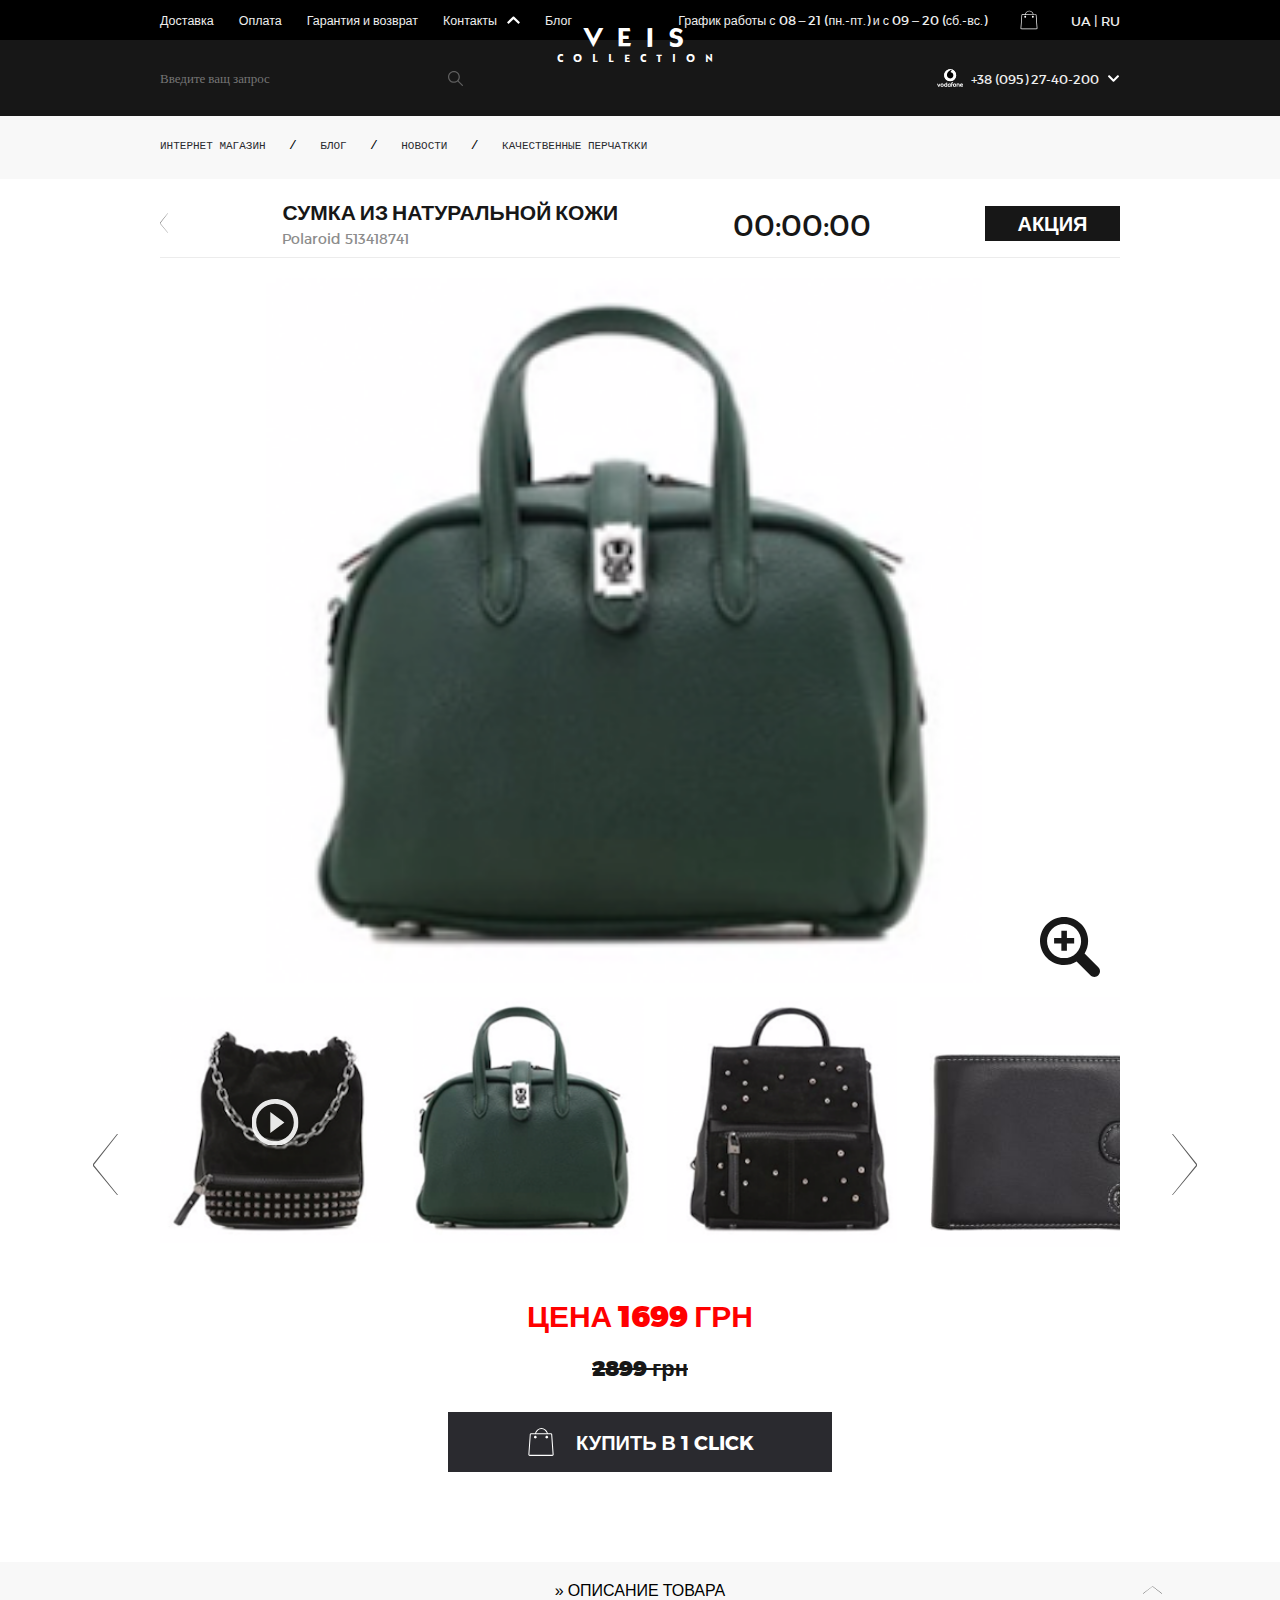
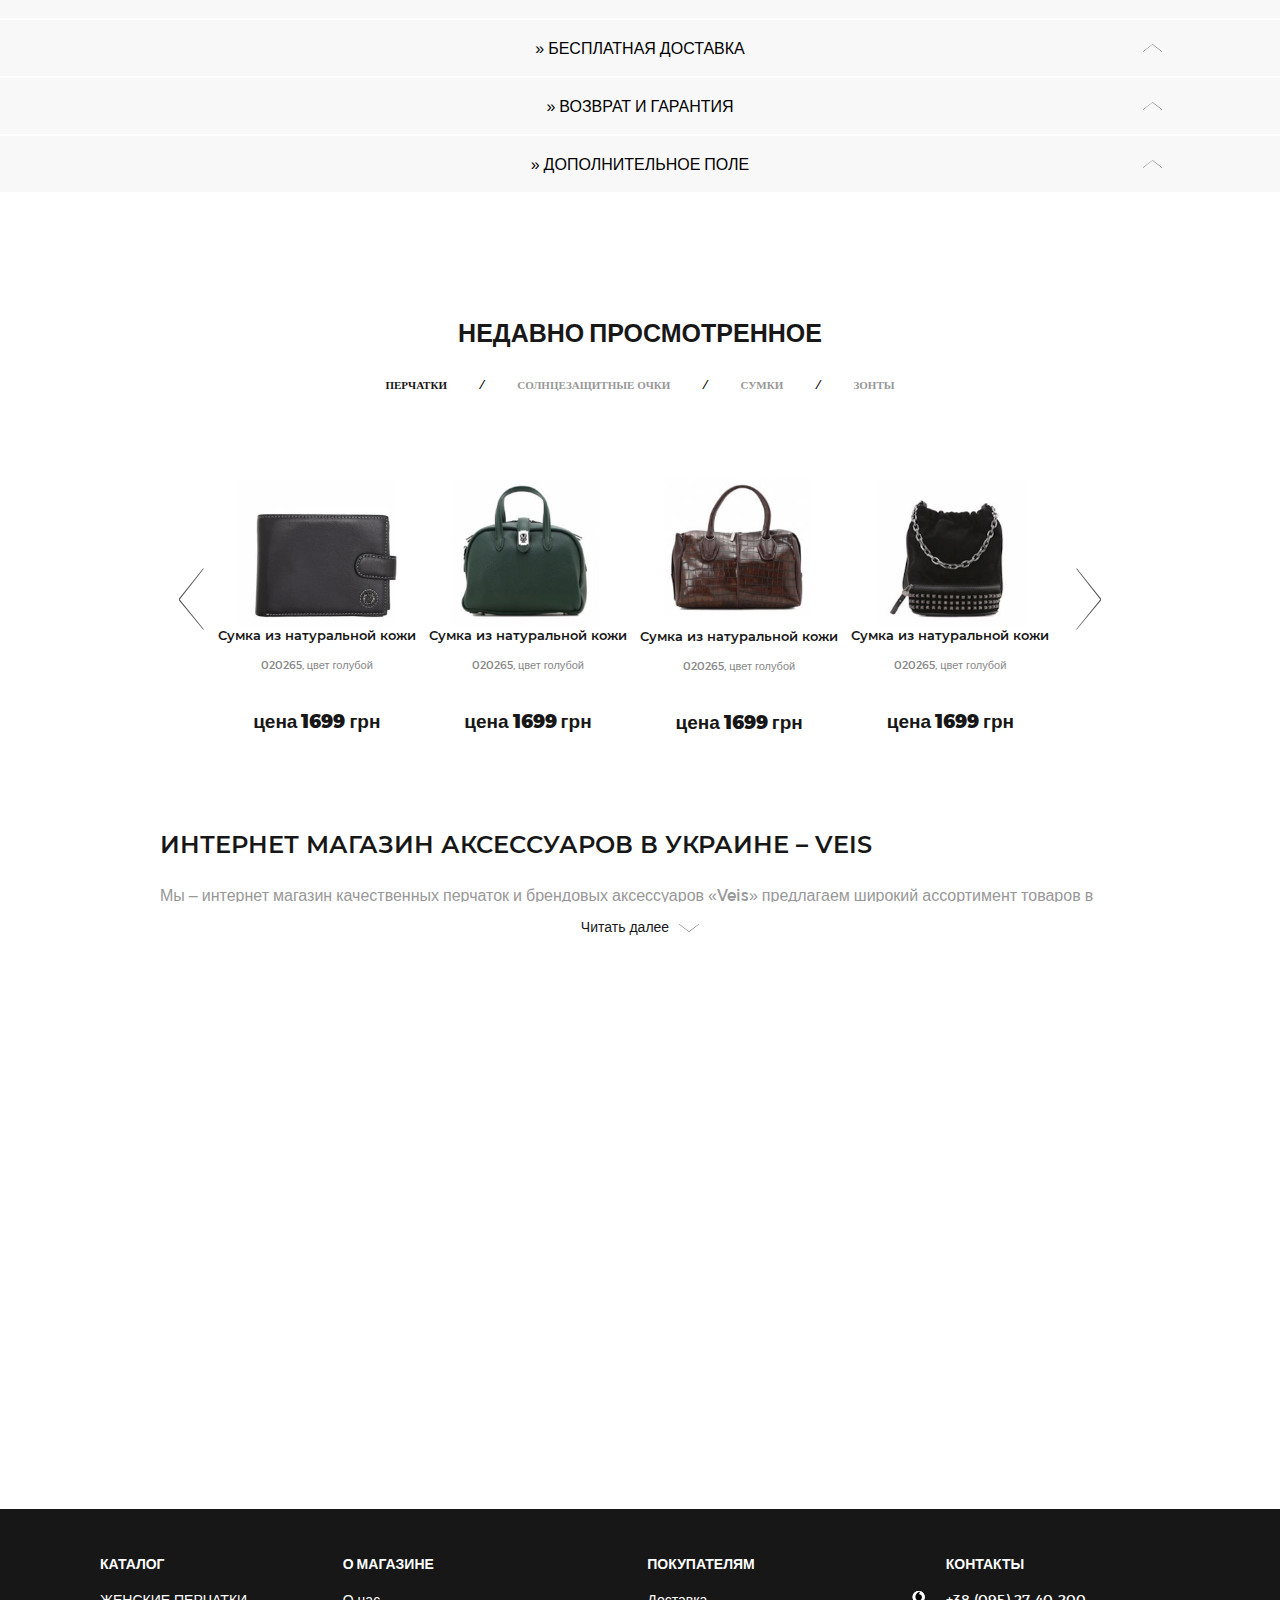
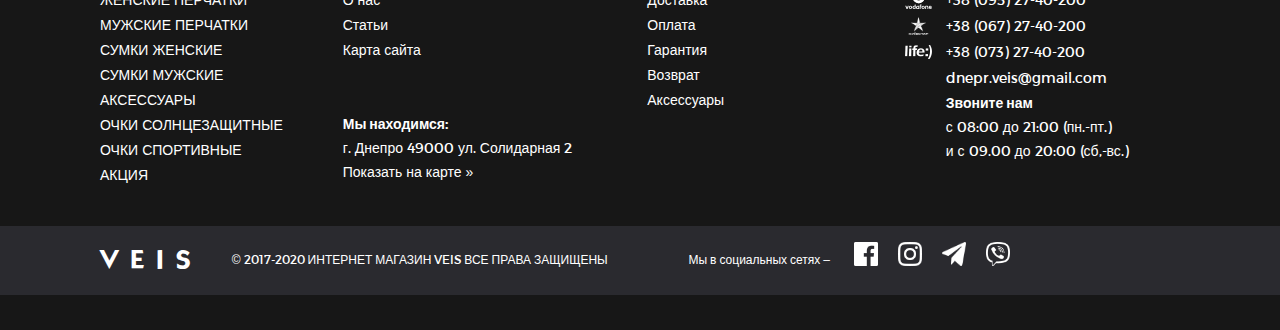
<file: project(veis)/map.html>
<!DOCTYPE html>
<html>
<head>
	<meta charset="UTF-8">
	<meta content="width=device-width, initial-scale=1" name="viewport">
	<title>Document</title>
	<link rel="stylesheet" type="text/css" href="css/main.css">
	<link rel="stylesheet" type="text/css" href="css/media.css">
</head>
<body>
	<header>
		<div class="conteiner filter__contein">
			<div class="top__head">
				<nav>
					<a href="#/">Доставка</a>
					<a href="#/">Оплата</a>
					<a href="#/">Гарантия и возврат</a>
					<div class="head__contact">
						<span>Контакты</span>
						<img src="img/chevron-up.svg" alt="">
						<div class="contact__hide">
							<div class="contact__iteam">
								<img src="img/vodafone_black.jpg">
								<a href="tel:380952740200">
									+38 (095) 27-40-200
								</a>
							</div>
							<div class="contact__iteam">
								<img src="img/kievstar_black.jpg">
								<a href="tel:380952740200">
									+38 (095) 27-40-200
								</a>
							</div>
							<div class="contact__iteam">
								<img src="img/life_black.jpg">
								<a href="tel:380952740200">
									+38 (095) 27-40-200
								</a>
							</div>
							<p class="contact__email">dnepr.veis@gmail.com</p>
							<div class="contact__iteam contact__margin">
								<img src="img/phone.jpg">
								<div class="contact__content">
									<p class="contact__title">Звоните нам</p>
									<p class="contact__text">с 08:00 до 21:00 (пн.-пт.)</p>
									<p class="contact__text">и с 09.00 до 20:00 (сб,-вс.)</p>
								</div>
							</div>
							<div class="contact__iteam2">
								<img src="img/marker.jpg">
								<div class="contact__content">
									<p class="contact__title">Мы находимся:</p>
									<p class="contact__text">г. Днепро 49000 ул. Солидарная 2</p>
									<a href="#/">Показать на карте » </a>
								</div>
							</div>
						</div>
					</div>
					<a href="#/">Блог</a>
				</nav>
				<div class="top__head_info">
					<p class="work__info">График работы с 08 – 21 (пн.-пт.) и с 09 – 20 (сб.-вс.) </p>
					<img class="cart__icon" src="img/cart.svg">
					<p class="lang__info"><a href="#/">UA</a> | <a href="#/">RU</a></p>
				</div>
			</div>
			<div class="media__head">
				<div class="media__head_cart">
					<img src="img/cart.svg">
					<span>5</span>
				</div>

				<a href="index.html" class="logo media__filter_logo media__head_logo">VEIS<br><span>COLLECTION</span></a>

				<div class="media__head_burger">
					<span class="top"></span>
					<span class="center"></span>
					<span class="bottom"></span>
					<img src="img/down.svg" style="display: none;">
				</div>
			</div>
		</div>
	</header>
	<div class="media__modal">
		<div class="conteiner">
			<div class="media__modal_iteam">
				<a href="#/">Доставка</a>
				<a href="#/">Оплата</a>
				<a href="#/">Гарантия и возврат</a>
				<div class="head__contact  modal__hide">
					<span>Контакты</span>
					<img src="img/chevron-up.svg" alt="">
					<div class="contact__hide">
						<div class="contact__iteam">
							<img src="img/vodafone_black.jpg">
							<a href="tel:380952740200">
								+38 (095) 27-40-200
							</a>
						</div>
						<div class="contact__iteam">
							<img src="img/kievstar_black.jpg">
							<a href="tel:380952740200">
								+38 (095) 27-40-200
							</a>
						</div>
						<div class="contact__iteam">
							<img src="img/life_black.jpg">
							<a href="tel:380952740200">
								+38 (095) 27-40-200
							</a>
						</div>
						<p class="contact__email">dnepr.veis@gmail.com</p>
						<div class="contact__iteam contact__margin">
							<img src="img/phone.jpg">
							<div class="contact__content">
								<p class="contact__title">Звоните нам</p>
								<p class="contact__text">с 08:00 до 21:00 (пн.-пт.)</p>
								<p class="contact__text">и с 09.00 до 20:00 (сб,-вс.)</p>
							</div>
						</div>
						<div class="contact__iteam2">
							<img src="img/marker.jpg">
							<div class="contact__content">
								<p class="contact__title">Мы находимся:</p>
								<p class="contact__text">г. Днепро 49000 ул. Солидарная 2</p>
								<a href="#/">Показать на карте » </a>
							</div>
						</div>
					</div>
				</div>
				<a href="#/">Блог</a>
			</div>
		</div>
	</div>
	<div class="map__head">
		<div class="conteiner filter__contein">
			<div class="map__head__inner">
				<div class="map__head_input">
					<input id="head__input" type="text" placeholder="Введите ващ запрос">
					<img src="img/loupe.svg" id="close__input">
					<div class="head__hide">
						<p>САПОГИ ЗИМНИЕ НА КАБЛУКЕ</p>
						<p>БОТИНКИ ЗИМНИЕ НА НИЗКОМ ХОДУ</p>
						<p>ТУФЛИ НА КАБЛУКЕ</p>
						<p>ТУФЛИ НА КАБЛУКЕ ВЫСОКОМ</p>
						<div class="head__btn">посмотреть все результаты  987</div>
					</div>
				</div>
				<a href="index.html" class="logo map__logo media__filter_logo media__logo_hide">VEIS<br><span>COLLECTION</span></a>
				<div class="block__number filter__block_number">
					<div class="head__box">
						<img class="vodafone__icon" id='foto' src="img/vodafone.svg" alt="vodafone">
						<p id="phone">+38 (095) 27-40-200</p>
						<img style="transform: rotate(180deg); width: 13px; height: 13px;" src="img/chevron-up.svg" alt="">
					</div>
					<div class="number__hide">
						<a href="tel:380952740200" class="number__iteam">
							<img class="vodafone__icon" src="img/vodafone_black.jpg" alt="vodafone">
							<p>+38 (095) 27-40-200</p>
							<img src="img/down.svg" class="down__icon">
						</a>
						<a href="tel:380952740200" class="number__iteam">
							<img class="vodafone__icon" src="img/kievstar_black.jpg" alt="vodafone">
							<p>+38 (095) 27-40-200</p>
						</a>
						<a href="tel:380952740200" class="number__iteam">
							<img class="vodafone__icon" src="img/life_black.jpg" alt="vodafone">
							<p>+38 (095) 27-40-200</p>
						</a>
						<div class="hide__btn">перезвоните мне</div>
					</div>
				</div>
			</div>
		</div>
	</div>
	<div class="blog__head map__head_line">
		<div class="conteiner">
			<div class="blog__head_inner">
				<pre><span>ИНТЕРНЕТ МАГАЗИН</span>   /   <span>БЛОГ</span>   /   <span>НОВОСТИ</span>   /   <span>КАЧЕСТВЕННЫЕ ПЕРЧАТККИ</span></pre> 
			</div>
		</div>
	</div>
	<section class="map__main">
		<div class="conteiner">
			<div class="map__main_top">
				<a href="#/" class="return__back">
					<img src="img/left.svg">
				</a>
				<div class="map__top_back">
					<img src="img/left.svg" alt="">
					<a href="#/">Вернутся обратно</a>
				</div>
				<div class="map__top_content">
					<h2>Сумка из натуральной кожи</h2>
					<p>Polaroid 513418741</p>
				</div>
					<div class="top__box2_clock media__clock">
						<div class="clock__days">
							<span id="day">23</span>
							дней
						</div>
						<span>:</span>
						<div class="clock__days">
							<span id="hour">08</span>
							часов
						</div>
						<span>:</span>
						<div class="clock__days">
							<span id="min">55</span>
							минут
						</div>
					</div>
				<div class="map__top_btn">Акция</div>
			</div>
			<div class="map__main__inner">
				<div class="map__main_iteam">
					<div class="map__iteam_foto">
						<img id='main__foto' src="img/product__foto2.png">
						<img class="map__foto_icon" src="img/zoom-in.svg">
					</div>
					<div class="map__iteam_slider">
						<div class="map__slider">
							<div class="slider__iteam video">
								<img src="img/play-arrow.svg" class="video__icon">
								<img src="img/product__foto3.png">
							</div>
							<div class="slider__iteam">
								<img src="img/product__foto2.png">
							</div>
							<div class="slider__iteam">
								<img src="img/product__foto4.png">
							</div>
							<div class="slider__iteam">
								<img src="img/product__foto.png">
							</div>
							<div class="slider__iteam">
								<img src="img/product__foto2.png">
							</div>
							<div class="slider__iteam">
								<img src="img/product__foto5.png">
							</div>
							<div class="slider__iteam">
								<img src="img/product__foto6.png">
							</div>
							<div class="slider__iteam">
								<img src="img/product__foto4.png">
							</div>
						</div>
					</div>
					<img src="img/left.svg" class="map__left">
					<img src="img/next.svg" class="map__right">
				</div>
				<div class="map__main_iteam2">
					<div class="map__iteam2_top">
						<div class="iteam2__top_box">
							<div class="top__box_newprise">цена 1699 грн</div>
							<div class="top__box_prise">2899 грн</div>
							<div class="top__box_btn">
								<img src="img/cart.svg">
								купить в 1 click
							</div>
							<a href="#/" class="media__map_size">
								КАК ОПРЕДЕЛИТЬ РАЗМЕР
							</a>
						</div>
						<div class="iteam2__top_box2">
							<div class="iteam2__top_block">
								<div class="top__box2_text">Акция закончится через:</div>
								<div class="top__box2_clock">
									<div class="clock__days">
										<span id="day">23</span>
										дней
									</div>
									<span>:</span>
									<div class="clock__days">
										<span id="hour">08</span>
										часов
									</div>
									<span>:</span>
									<div class="clock__days">
										<span id="min">55</span>
										минут
									</div>
								</div>
							</div>
							<div class="iteam2__top_block2">
								как определить размер
							</div>
						</div>
					</div>
					<div class="map__iteam2_bottom">
						<div class="desp__title">
							» описание товара
						</div>
						<div class="desp__iteam">
							<p class="desp__iteam_title">Верх:</p>
							<p class="desp__iteam_text">натуральная кожа</p>
						</div>
						<div class="desp__iteam">
							<p class="desp__iteam_title">Внутри:</p>
							<p class="desp__iteam_text">натуральные мех по всей длине и еще по длинее</p>
						</div>
						<div class="desp__iteam">
							<p class="desp__iteam_title">Подошва:</p>
							<p class="desp__iteam_text">термопластичная резинка</p>
						</div>
						<div class="desp__iteam">
							<p class="desp__iteam_title">Коллекция:</p>
							<p class="desp__iteam_text">зима 2019/20</p>
						</div>
						<div class="desp__iteam">
							<p class="desp__iteam_title">Бренд:</p>
							<p class="desp__iteam_text">Prego</p>
						</div>
						<div class="desp__iteam">
							<p class="desp__iteam_title">Цвет:</p>
							<p class="desp__iteam_text">черный</p>
						</div>
						<div class="desp__iteam margin">
							<p class="desp__iteam_title">Размер:</p>
							<p class="desp__iteam_text">соответствует размеру</p>
						</div>

						<div class="desp__title">
							» Бесплатная доставка
						</div>
						<p class="desp__iteam_text margin">
							Доставка товаров при условии оплаты онлайн или по реквизитами в отделение или по указанному адресу курьером 'Новой Почты'
						</p>

						<div class="desp__inner">
							<div class="desp__title">
								» Возврат и гарантия
							</div>
							<a href="#/">
								Подробнее о возврате и гаранти 
							</a>
						</div>
						<p class="desp__iteam_text margin">
							Доставка товаров при условии оплаты онлайн или по реквизитами в отделение или по указанному адресу курьером 'Новой Почты'
						</p>

						<div class="desp__title">
							» Допотнительное поле
						</div>

						<div class="desp__btn">
							<img src="img/call.svg">
							Бесплтная консультация по этому товару
						</div>
					</div>
				</div>
			</div>
		</div>
		<div class="media__map_block">
			<div class="media__map_iteam">
				<span>» ОПИСАНИЕ ТОВАРА</span>
				<img src="img/down.svg">
			</div>
			<div class="media__map_hide">
				<div class="desp__iteam map__hide_iteam">
					<p class="desp__iteam_title">Верх:</p>
					<p class="desp__iteam_text">натуральная кожа</p>
				</div>
				<div class="desp__iteam map__hide_iteam">
					<p class="desp__iteam_title">Внутри:</p>
					<p class="desp__iteam_text">натуральные мех по всей длине и еще по длинее</p>
				</div>
				<div class="desp__iteam map__hide_iteam">
					<p class="desp__iteam_title">Подошва:</p>
					<p class="desp__iteam_text">термопластичная резинка</p>
				</div>
				<div class="desp__iteam map__hide_iteam">
					<p class="desp__iteam_title">Коллекция:</p>
					<p class="desp__iteam_text">зима 2019/20</p>
				</div>
				<div class="desp__iteam map__hide_iteam">
					<p class="desp__iteam_title">Бренд:</p>
					<p class="desp__iteam_text">Prego</p>
				</div>
				<div class="desp__iteam map__hide_iteam">
					<p class="desp__iteam_title">Цвет:</p>
					<p class="desp__iteam_text">черный</p>
				</div>
				<div class="desp__iteam  map__hide_iteam">
					<p class="desp__iteam_title">Размер:</p>
					<p class="desp__iteam_text">соответствует размеру</p>
				</div>
			</div>
			<div class="media__map_iteam">
				<span>» БЕСПЛАТНАЯ ДОСТАВКА</span>
				<img src="img/down.svg">
			</div>
			<div class="media__map_hide">
				<p>Доставка товаров при условии оплаты онлайн или по реквизитами в отделение или по указанному адресу курьером 'Новой Почты'</p>
				<a href="#/">Подробнее о возврате и гаранти</a>
			</div>
			<div class="media__map_iteam">
				<span>» ВОЗВРАТ И ГАРАНТИЯ</span>
				<img src="img/down.svg">
			</div>
			<div class="media__map_hide">
				<p>Доставка товаров при условии оплаты онлайн или по реквизитами в отделение или по указанному адресу курьером 'Новой Почты'</p>
			</div>
			<div class="media__map_iteam">
				<span>» ДОПОЛНИТЕЛЬНОЕ ПОЛЕ</span>
				<img src="img/down.svg">
			</div>
		</div>
	</section>
	<section class="views">
		<h2 class="views__title">
			Недавно просмотренное
		</h2>
		<div class="product__name">
			<pre><span class="product__name_active">ПЕРЧАТКИ</span>    /    <span>СОЛНЦЕЗАЩИТНЫЕ ОЧКИ</span>    /    <span>СУМКИ</span>    /    <span>ЗОНТЫ</span></pre>
		</div>
		<div class="view__wrap">
			<div class="view__inner">
				<div class="view__slider">
					<div class="product__iteam map__slider_iteam">
						<img src="img/product__foto.png">
						<p class="product__text">Сумка из натуральной кожи</p>
						<p class="product__number">020265, цвет голубой</p>
						<p class="product__prise">цена 1699 грн</p>
					</div>
					<div class="product__iteam map__slider_iteam">
						<img src="img/product__foto2.png">
						<p class="product__text">Сумка из натуральной кожи</p>
						<p class="product__number">020265, цвет голубой</p>
						<p class="product__prise">цена 1699 грн</p>
					</div>
					<div class="product__iteam map__slider_iteam">
						<img src="img/product__foto9.jpg">
						<p class="product__text">Сумка из натуральной кожи</p>
						<p class="product__number">020265, цвет голубой</p>
						<p class="product__prise">цена 1699 грн</p>
					</div>
					<div class="product__iteam map__slider_iteam">
						<img src="img/product__foto3.png">
						<p class="product__text">Сумка из натуральной кожи</p>
						<p class="product__number">020265, цвет голубой</p>
						<p class="product__prise">цена 1699 грн</p>
					</div>
					<div class="product__iteam map__slider_iteam">
						<img src="img/product__foto.png">
						<p class="product__text">Сумка из натуральной кожи</p>
						<p class="product__number">020265, цвет голубой</p>
						<p class="product__prise">цена 1699 грн</p>
					</div>
					<div class="product__iteam map__slider_iteam">
						<img src="img/product__foto2.png">
						<p class="product__text">Сумка из натуральной кожи</p>
						<p class="product__number">020265, цвет голубой</p>
						<p class="product__prise">цена 1699 грн</p>
					</div>
					<div class="product__iteam map__slider_iteam">
						<img src="img/product__foto5.png">
						<p class="product__text">Сумка из натуральной кожи</p>
						<p class="product__number">020265, цвет голубой</p>
						<p class="product__prise">цена 1699 грн</p>
					</div>
					<div class="product__iteam map__slider_iteam">
						<img src="img/product__foto7.png">
						<p class="product__text">Сумка из натуральной кожи</p>
						<p class="product__number">020265, цвет голубой</p>
						<p class="product__prise">цена 1699 грн</p>
					</div>
					<div class="product__iteam map__slider_iteam">
						<img src="img/product__foto6.png">
						<p class="product__text">Сумка из натуральной кожи</p>
						<p class="product__number">020265, цвет голубой</p>
						<p class="product__prise">цена 1699 грн</p>
					</div>
				</div>
			</div>
			<img src="img/left.svg" class="view__left">
			<img src="img/next.svg" class="view__right">
		</div>
	</section>
	<section class="about">
		<div class="conteiner">
			<h2 class="about__title">ИНТЕРНЕТ МАГАЗИН АКСЕССУАРОВ В УКРАИНЕ – VEIS</h2>
			<p class="about__text">Мы – интернет магазин качественных перчаток и брендовых аксессуаров «Veis» предлагаем широкий ассортимент товаров в наличии. На страницах сайта вы сможете найти кожаные перчатки для женщин и мужчин на любую погоду, автомобильные перчатки, очки, зонты.</p>
			<div class="about__view_more">
				<span>Читать далее</span>
				<img src="img/down.svg">
			</div>
		</div>
	</section>
	<div class="map">
		<iframe src="https://www.google.com/maps/embed?pb=!1m18!1m12!1m3!1d2539.3016258209464!2d30.334946368471826!3d50.4727282626735!2m3!1f0!2f0!3f0!3m2!1i1024!2i768!4f13.1!3m3!1m2!1s0x0%3A0x3521bd5bdb0fbf9d!2z0J7RgtC00LXQu9C10L3QuNC1INC_0L7Rh9GC0L7QstC-0Lkg0YHQstGP0LfQuCDihJYxNjQ!5e0!3m2!1sru!2s!4v1598272735186!5m2!1sru!2s" frameborder="0" allowfullscreen="" aria-hidden="false" tabindex="0"></iframe>
	</div>
	
	<footer>
		<div class="foot__inner">
			<div class="foot__iteam">
				<div class="foot__title">КАТАЛОГ</div>
				<a href="#/">ЖЕНСКИЕ ПЕРЧАТКИ</a>
				<a href="#/">МУЖСКИЕ ПЕРЧАТКИ</a>
				<a href="#/">СУМКИ ЖЕНСКИЕ</a>
				<a href="#/">СУМКИ МУЖСКИЕ</a>
				<a href="#/">АКСЕССУАРЫ</a>
				<a href="#/">ОЧКИ СОЛНЦЕЗАЩИТНЫЕ </a>
				<a href="#/">ОЧКИ СПОРТИВНЫЕ</a>
				<a href="#/">АКЦИЯ</a>
			</div>
			<div class="foot__iteam2">
				<div class="foot__title">О МАГАЗИНЕ</div>
				<a href="#/">О нас</a>
				<a href="#/">Статьи</a>
				<a href="#/">Карта сайта</a>
				
				<div class="foot__subtitle">Мы находимся:</div>
				<p>г. Днепро 49000 ул. Солидарная 2</p>
				<a href="#/">Показать на карте » </a>
			</div>
			<div class="foot__iteam3">
				<div class="foot__title">ПОКУПАТЕЛЯМ</div>
				<a href="#/">Доставка</a>
				<a href="#/">Оплата</a>
				<a href="#/">Гарантия</a>
				<a href="#/">Возврат</a>
				<a href="#/">Аксессуары</a>
			</div>
			<div class="foot__iteam4">
				<div class="foot__title">КОНТАКТЫ</div>
				<div class="foot__iteam_box">
					<img src="img/vodafone.svg">
					<a href="tel:380952740200">+38 (095) 27-40-200</a>
				</div>
				<div class="foot__iteam_box">
					<img src="img/kievstar.svg">
					<a href="tel:380672740200">+38 (067) 27-40-200</a>
				</div>
				<div class="foot__iteam_box">
					<img src="img/life.svg">
					<a href="tel:380732740200">+38 (073) 27-40-200</a>
				</div>
				<div class="foot__iteam_block">
					<a href="#/">dnepr.veis@gmail.com</a>

					<div class="foot__subtitle2">Звоните нам</div>
					<p>с 08:00 до 21:00 (пн.-пт.)</p>
					<p>и с 09.00 до 20:00 (сб,-вс.)</p>
				</div>
			</div>
		</div>
		<div class="media__foot">
			<div class="media__foot_iteam">
				<span>КАТАЛОГ</span>
				<img src="img/down_white.png">
			</div>
			<div class="media__foot_hide">
				<a href="#/">ЖЕНСКИЕ ПЕРЧАТКИ</a>
				<a href="#/">МУЖСКИЕ ПЕРЧАТКИ</a>
				<a href="#/">СУМКИ ЖЕНСКИЕ</a>
				<a href="#/">СУМКИ МУЖСКИЕ</a>
				<a href="#/">АКСЕССУАРЫ</a>
				<a href="#/">ОЧКИ СОЛНЦЕЗАЩИТНЫЕ </a>
				<a href="#/">ОЧКИ СПОРТИВНЫЕ</a>
				<a href="#/">АКЦИЯ</a>
			</div>
			<div class="media__foot_iteam">
				<span>О МАГАЗИНЕ</span>
				<img src="img/down_white.png">
			</div>
			<div class="media__foot_hide">
				<a href="#/">О нас</a>
				<a href="#/">Статьи</a>
				<a href="#/">Карта сайта</a>
			</div>
			<div class="media__foot_iteam">
				<span>ПОКУПАТЕЛЯМ</span>
				<img src="img/down_white.png">
			</div>
			<div class="media__foot_hide">
				<a href="#/">Доставка</a>
				<a href="#/">Оплата</a>
				<a href="#/">Гарантия</a>
				<a href="#/">Возврат</a>
				<a href="#/">Аксессуары</a>
			</div>
			<div class="media__foot_iteam">
				<span>КОНТАКТЫ</span>
				<img src="img/down_white.png">
			</div>
			<div class="media__foot_hide">
				<div class="foot__iteam_box">
					<img src="img/vodafone.svg">
					<a href="tel:380952740200">+38 (095) 27-40-200</a>
				</div>
				<div class="foot__iteam_box">
					<img src="img/kievstar.svg">
					<a href="tel:380672740200">+38 (067) 27-40-200</a>
				</div>
				<div class="foot__iteam_box">
					<img src="img/life.svg">
					<a href="tel:380732740200">+38 (073) 27-40-200</a>
				</div>
			</div>
		</div>
		<div class="foot__down">
			<div class="media__down">
				<div class="foot__logo">VEIS</div>
				<p>© 2017-2020 ИНТЕРНЕТ МАГАЗИН  VEIS ВСЕ ПРАВА ЗАЩИЩЕНЫ</p>
				<p>Мы в социальных сетях –</p>
			</div>
			<div class="media__social">
				<a href="#/">
					<img src="img/facebook.png">
				</a>
				<a href="#/">
					<img src="img/instagram.png">
				</a>
				<a href="#/">
					<img src="img/telegram.png">
				</a>
				<a href="#/">
					<img src="img/viber.png">
				</a>
			</div>
		</div>
		<div class="media__foot_info">
			<div class="media__info_iteam">
				<a href="index.html" class="logo media__logo">VEIS<br><span>COLLECTION</span></a>
			</div>
			<div class="media__info_iteam">г. Днепро 49000 ул. Солидарная 2</div>
			<div class="media__info_iteam">
				<a href="">Показать на карте » </a>
			</div>
			<div class="media__info_iteam">
				© 2017-2020 ИНТЕРНЕТ МАГАЗИН  VEIS ВСЕ ПРАВА ЗАЩИЩЕНЫ
			</div>
		</div>
	</footer>

	<div class="modal">
		<div class="modal__iteam">
			<div class="load">
				<div class="lds-ring">
					<div></div><div></div><div></div><div></div>
				</div>
			</div>
			<div class="video__block"></div>
		</div>
		<img src="img/error.svg" class="close">
	</div>

	<script src="js/map.js"></script>
	<script src="js/main.js"></script>
</body>
</html>
</file>
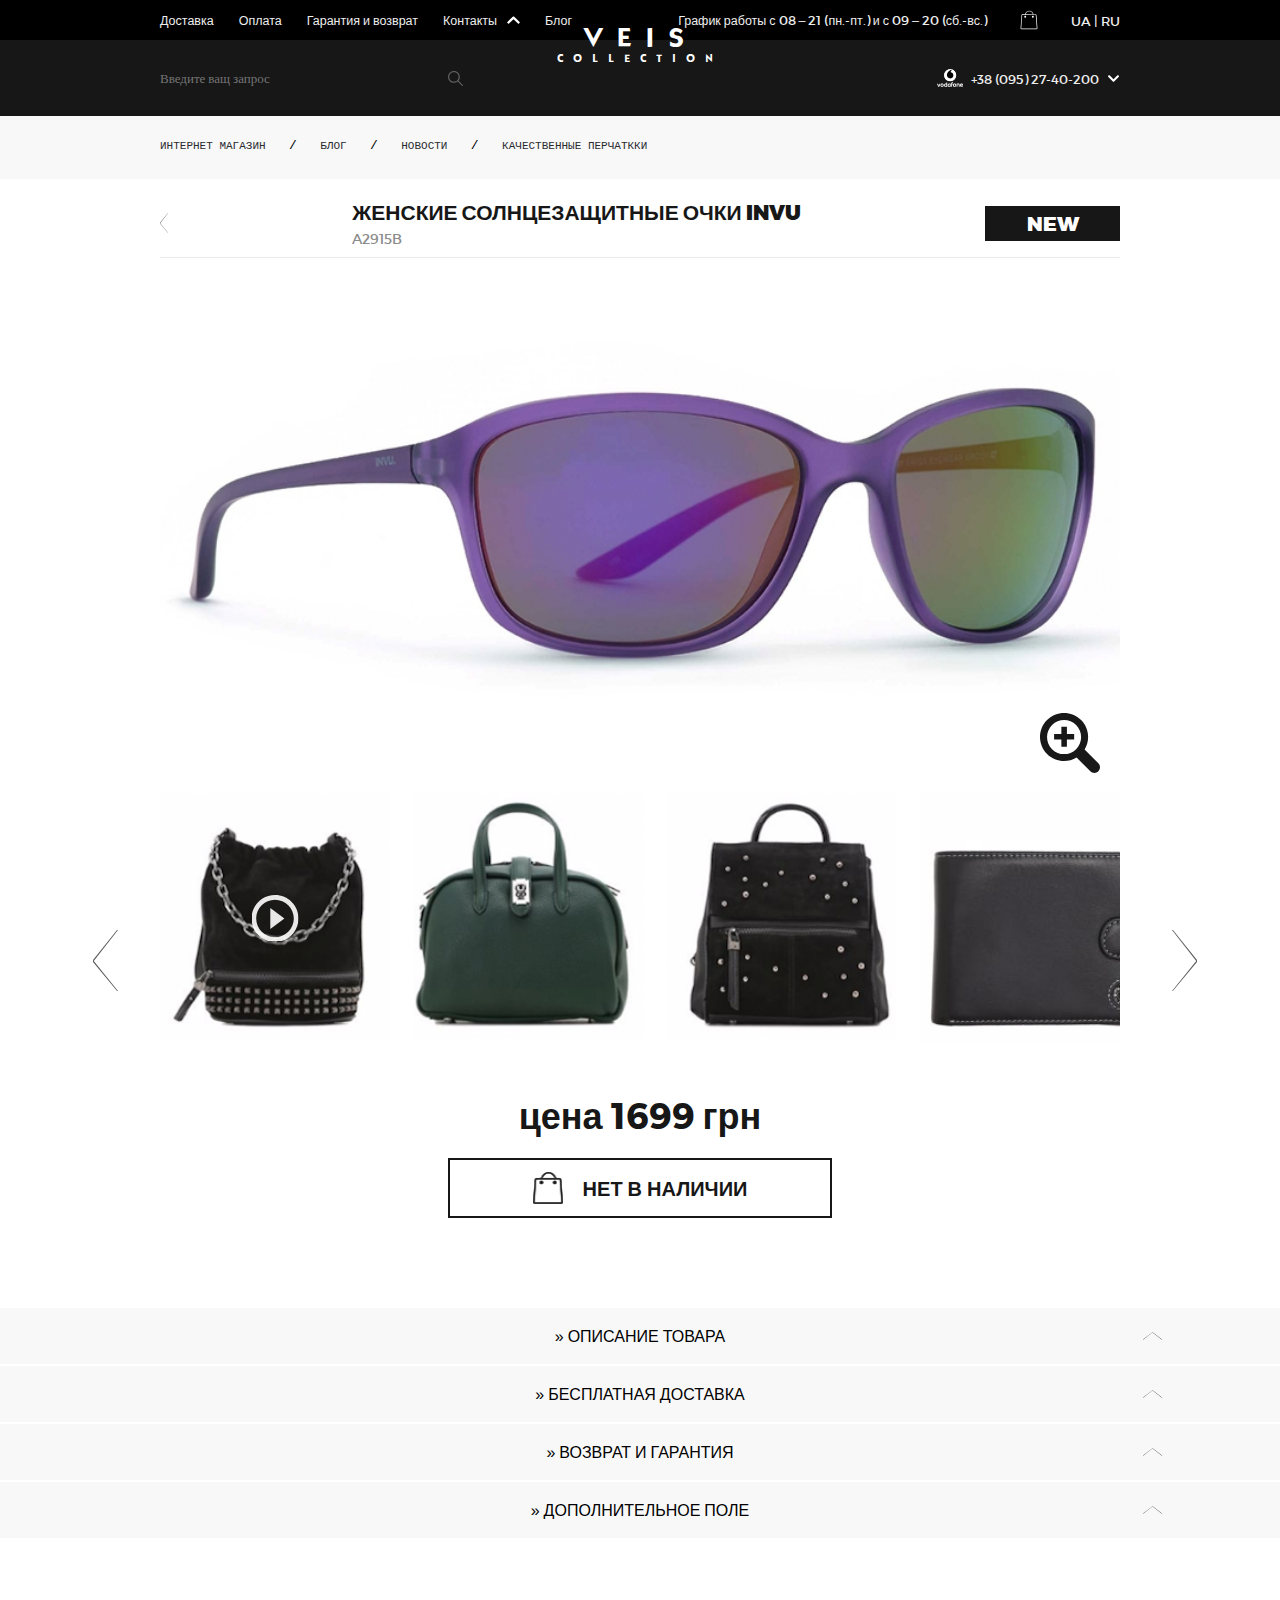
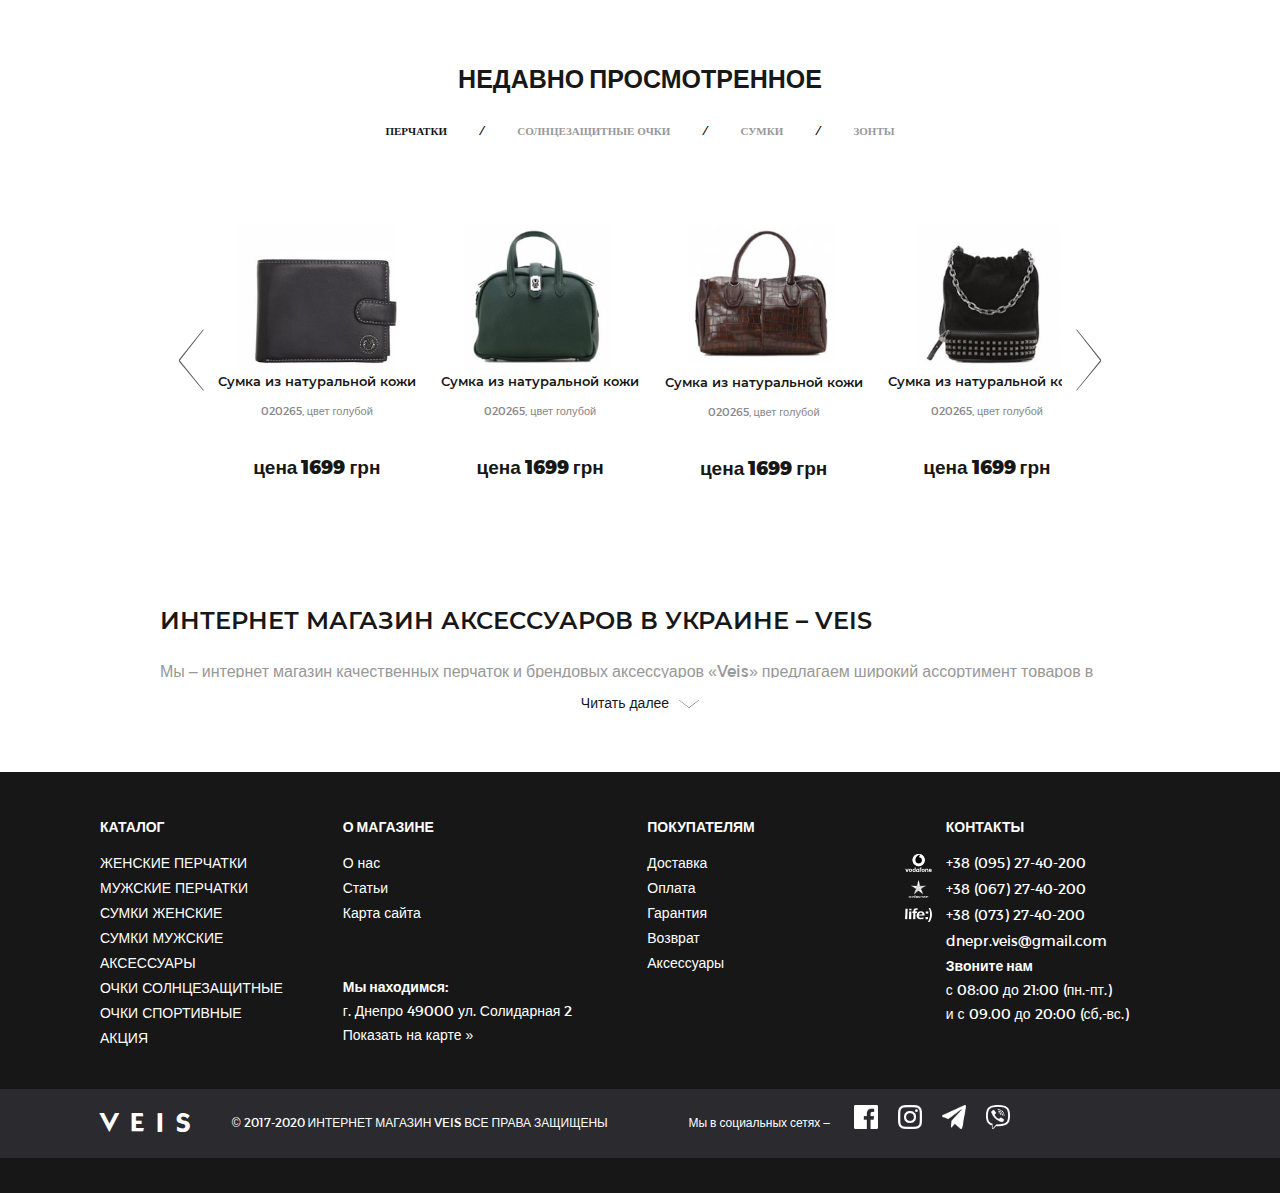
<file: project(veis)/product.html>
<!DOCTYPE html>
<html>
<head>
	<meta charset="UTF-8">
	<meta content="width=device-width, initial-scale=1" name="viewport">
	<title>Document</title>
	<link rel="stylesheet" type="text/css" href="css/main.css">
	<link rel="stylesheet" type="text/css" href="css/media.css">
</head>
<body>
	<header>
		<div class="conteiner filter__contein">
			<div class="top__head">
				<nav>
					<a href="#/">Доставка</a>
					<a href="#/">Оплата</a>
					<a href="#/">Гарантия и возврат</a>
					<div class="head__contact">
						<span>Контакты</span>
						<img src="img/chevron-up.svg" alt="">
						<div class="contact__hide">
							<div class="contact__iteam">
								<img src="img/vodafone_black.jpg">
								<a href="tel:380952740200">
									+38 (095) 27-40-200
								</a>
							</div>
							<div class="contact__iteam">
								<img src="img/kievstar_black.jpg">
								<a href="tel:380952740200">
									+38 (095) 27-40-200
								</a>
							</div>
							<div class="contact__iteam">
								<img src="img/life_black.jpg">
								<a href="tel:380952740200">
									+38 (095) 27-40-200
								</a>
							</div>
							<p class="contact__email">dnepr.veis@gmail.com</p>
							<div class="contact__iteam contact__margin">
								<img src="img/phone.jpg">
								<div class="contact__content">
									<p class="contact__title">Звоните нам</p>
									<p class="contact__text">с 08:00 до 21:00 (пн.-пт.)</p>
									<p class="contact__text">и с 09.00 до 20:00 (сб,-вс.)</p>
								</div>
							</div>
							<div class="contact__iteam2">
								<img src="img/marker.jpg">
								<div class="contact__content">
									<p class="contact__title">Мы находимся:</p>
									<p class="contact__text">г. Днепро 49000 ул. Солидарная 2</p>
									<a href="#/">Показать на карте » </a>
								</div>
							</div>
						</div>
					</div>
					<a href="#/">Блог</a>
				</nav>
				<div class="top__head_info">
					<p class="work__info">График работы с 08 – 21 (пн.-пт.) и с 09 – 20 (сб.-вс.) </p>
					<img class="cart__icon" src="img/cart.svg">
					<p class="lang__info"><a href="#/">UA</a> | <a href="#/">RU</a></p>
				</div>
			</div>
			<div class="media__head">
				<div class="media__head_cart">
					<img src="img/cart.svg">
					<span>5</span>
				</div>

				<a href="index.html" class="logo media__filter_logo media__head_logo">VEIS<br><span>COLLECTION</span></a>

				<div class="media__head_burger">
					<span class="top"></span>
					<span class="center"></span>
					<span class="bottom"></span>
					<img src="img/down.svg" style="display: none;">
				</div>
			</div>
		</div>
	</header>
	<div class="media__modal">
		<div class="conteiner">
			<div class="media__modal_iteam">
				<a href="#/">Доставка</a>
				<a href="#/">Оплата</a>
				<a href="#/">Гарантия и возврат</a>
				<div class="head__contact  modal__hide">
					<span>Контакты</span>
					<img src="img/chevron-up.svg" alt="">
					<div class="contact__hide">
						<div class="contact__iteam">
							<img src="img/vodafone_black.jpg">
							<a href="tel:380952740200">
								+38 (095) 27-40-200
							</a>
						</div>
						<div class="contact__iteam">
							<img src="img/kievstar_black.jpg">
							<a href="tel:380952740200">
								+38 (095) 27-40-200
							</a>
						</div>
						<div class="contact__iteam">
							<img src="img/life_black.jpg">
							<a href="tel:380952740200">
								+38 (095) 27-40-200
							</a>
						</div>
						<p class="contact__email">dnepr.veis@gmail.com</p>
						<div class="contact__iteam contact__margin">
							<img src="img/phone.jpg">
							<div class="contact__content">
								<p class="contact__title">Звоните нам</p>
								<p class="contact__text">с 08:00 до 21:00 (пн.-пт.)</p>
								<p class="contact__text">и с 09.00 до 20:00 (сб,-вс.)</p>
							</div>
						</div>
						<div class="contact__iteam2">
							<img src="img/marker.jpg">
							<div class="contact__content">
								<p class="contact__title">Мы находимся:</p>
								<p class="contact__text">г. Днепро 49000 ул. Солидарная 2</p>
								<a href="#/">Показать на карте » </a>
							</div>
						</div>
					</div>
				</div>
				<a href="#/">Блог</a>
			</div>
		</div>
	</div>
	<div class="map__head">
		<div class="conteiner filter__contein">
			<div class="map__head__inner">
				<div class="map__head_input">
					<input id="head__input" type="text" placeholder="Введите ващ запрос">
					<img src="img/loupe.svg" id="close__input">
					<div class="head__hide">
						<p>САПОГИ ЗИМНИЕ НА КАБЛУКЕ</p>
						<p>БОТИНКИ ЗИМНИЕ НА НИЗКОМ ХОДУ</p>
						<p>ТУФЛИ НА КАБЛУКЕ</p>
						<p>ТУФЛИ НА КАБЛУКЕ ВЫСОКОМ</p>
						<div class="head__btn">посмотреть все результаты  987</div>
					</div>
				</div>
				<a href="index.html" class="logo map__logo media__filter_logo media__logo_hide">VEIS<br><span>COLLECTION</span></a>
				<div class="block__number filter__block_number">
					<div class="head__box">
						<img class="vodafone__icon" id='foto' src="img/vodafone.svg" alt="vodafone">
						<p id="phone">+38 (095) 27-40-200</p>
						<img style="transform: rotate(180deg); width: 13px; height: 13px;" src="img/chevron-up.svg" alt="">
					</div>
					<div class="number__hide">
						<a href="tel:380952740200" class="number__iteam">
							<img style="opacity: 0;" class="vodafone__icon" src="img/vodafone.svg" alt="vodafone">
							<p>+38 (095) 27-40-200</p>
							<img src="img/down.svg" class="down__icon">
						</a>
						<a href="tel:380952740200" class="number__iteam">
							<img class="vodafone__icon" src="img/kievstar_black.jpg" alt="vodafone">
							<p>+38 (095) 27-40-200</p>
						</a>
						<a href="tel:380952740200" class="number__iteam">
							<img class="vodafone__icon" src="img/life_black.jpg" alt="vodafone">
							<p>+38 (095) 27-40-200</p>
						</a>
						<div class="hide__btn">перезвоните мне</div>
					</div>
				</div>
			</div>
		</div>
	</div>
	<div class="blog__head map__head_line">
		<div class="conteiner">
			<div class="blog__head_inner">
				<pre><span>ИНТЕРНЕТ МАГАЗИН</span>   /   <span>БЛОГ</span>   /   <span>НОВОСТИ</span>   /   <span>КАЧЕСТВЕННЫЕ ПЕРЧАТККИ</span></pre> 
			</div>
		</div>
	</div>
	<section class="map__main">
		<div class="conteiner">
			<div class="map__main_top">
				<a href="#/" class="return__back">
					<img src="img/left.svg">
				</a>
				<div class="map__top_back">
					<img src="img/left.svg" alt="">
					<a href="#/">Вернутся обратно</a>
				</div>
				<div class="map__top_content product__top">
					<h2>Женские солнцезащитные очки INVU</h2>
					<p>A2915B</p>
				</div>
				<div class="map__top_btn">NEW</div>
			</div>
			<div class="map__main__inner">
				<div class="map__main_iteam">
					<div class="map__iteam_foto">
						<img id='main__foto' class="glass__foto" src="img/glass.jpg">
						<img class="map__foto_icon" src="img/zoom-in.svg">
					</div>
					<div class="map__iteam_slider">
						<div class="map__slider">
							<div class="slider__iteam video">
								<img src="img/play-arrow.svg" class="video__icon">
								<img src="img/product__foto3.png">
							</div>
							<div class="slider__iteam">
								<img src="img/product__foto2.png">
							</div>
							<div class="slider__iteam">
								<img src="img/product__foto4.png">
							</div>
							<div class="slider__iteam">
								<img src="img/product__foto.png">
							</div>
							<div class="slider__iteam">
								<img src="img/product__foto2.png">
							</div>
							<div class="slider__iteam">
								<img src="img/product__foto5.png">
							</div>
							<div class="slider__iteam">
								<img src="img/product__foto6.png">
							</div>
							<div class="slider__iteam">
								<img src="img/product__foto4.png">
							</div>
						</div>
					</div>
					<img src="img/left.svg" class="map__left">
					<img src="img/next.svg" class="map__right">
				</div>
				<div class="map__main_iteam2">
					<div class="map__iteam2_top product__iteam_top">
						<div class="iteam2__top_box">
							<div class="top__box_newprise map__prise">цена 1699 грн</div>
							<div class="top__box_btn product_btn">
								<img src="img/cart__black.jpg">
								нет в наличии
							</div>
						</div>
						<div class="iteam2__top_box2">
							<div class="iteam2__top_block2">
								ТОВАР СЕРТИФИЦИРОВАН
							</div>
						</div>
					</div>
					<div class="map__iteam2_bottom">
						<div class="prod__inner">
							<div class="prod__iteam">
								<img src="img/prod.jpg">
								<span>45 мм</span>
							</div>
							<div class="prod__iteam">
								<img src="img/prod2.jpg">
								<span>45 мм</span>
							</div>
							<div class="prod__iteam">
								<img src="img/prod3.jpg">
								<span>45 мм</span>
							</div>
							<div class="prod__iteam">
								<img src="img/prod4.jpg">
								<span>45 мм</span>
							</div>
							<div class="prod__iteam">
								<img src="img/prod5.jpg">
								<span>45 мм</span>
							</div>
						</div>
						<div class="desp__title">
							» описание товара
						</div>
						<div class="desp__iteam">
							<p class="desp__iteam_title">Верх:</p>
							<p class="desp__iteam_text">натуральная кожа</p>
						</div>
						<div class="desp__iteam">
							<p class="desp__iteam_title">Внутри:</p>
							<p class="desp__iteam_text">натуральные мех по всей длине и еще по длинее</p>
						</div>
						<div class="desp__iteam">
							<p class="desp__iteam_title">Подошва:</p>
							<p class="desp__iteam_text">термопластичная резинка</p>
						</div>
						<div class="desp__iteam">
							<p class="desp__iteam_title">Коллекция:</p>
							<p class="desp__iteam_text">зима 2019/20</p>
						</div>
						<div class="desp__iteam">
							<p class="desp__iteam_title">Бренд:</p>
							<p class="desp__iteam_text">Prego</p>
						</div>
						<div class="desp__iteam">
							<p class="desp__iteam_title">Цвет:</p>
							<p class="desp__iteam_text">черный</p>
						</div>
						<div class="desp__iteam margin">
							<p class="desp__iteam_title">Размер:</p>
							<p class="desp__iteam_text">соответствует размеру</p>
						</div>

						<div class="desp__title">
							» Бесплатная доставка
						</div>
						<p class="desp__iteam_text margin">
							Доставка товаров при условии оплаты онлайн или по реквизитами в отделение или по указанному адресу курьером 'Новой Почты'
						</p>

						<div class="desp__inner">
							<div class="desp__title">
								» Возврат и гарантия
							</div>
							<a href="#/">
								Подробнее о возврате и гаранти 
							</a>
						</div>
						<p class="desp__iteam_text margin">
							Доставка товаров при условии оплаты онлайн или по реквизитами в отделение или по указанному адресу курьером 'Новой Почты'
						</p>

						<div class="desp__title prod__title">
							#весна #лето <span>#зима</span>
						</div>

						<div class="desp__btn">
							<img src="img/call.svg">
							Бесплтная консультация по этому товару
						</div>
					</div>
				</div>
			</div>
		</div>
		<div class="media__map_block">
			<div class="media__map_iteam">
				<span>» ОПИСАНИЕ ТОВАРА</span>
				<img src="img/down.svg">
			</div>
			<div class="media__map_hide">
				<div class="desp__iteam map__hide_iteam">
					<p class="desp__iteam_title">Верх:</p>
					<p class="desp__iteam_text">натуральная кожа</p>
				</div>
				<div class="desp__iteam map__hide_iteam">
					<p class="desp__iteam_title">Внутри:</p>
					<p class="desp__iteam_text">натуральные мех по всей длине и еще по длинее</p>
				</div>
				<div class="desp__iteam map__hide_iteam">
					<p class="desp__iteam_title">Подошва:</p>
					<p class="desp__iteam_text">термопластичная резинка</p>
				</div>
				<div class="desp__iteam map__hide_iteam">
					<p class="desp__iteam_title">Коллекция:</p>
					<p class="desp__iteam_text">зима 2019/20</p>
				</div>
				<div class="desp__iteam map__hide_iteam">
					<p class="desp__iteam_title">Бренд:</p>
					<p class="desp__iteam_text">Prego</p>
				</div>
				<div class="desp__iteam map__hide_iteam">
					<p class="desp__iteam_title">Цвет:</p>
					<p class="desp__iteam_text">черный</p>
				</div>
				<div class="desp__iteam  map__hide_iteam">
					<p class="desp__iteam_title">Размер:</p>
					<p class="desp__iteam_text">соответствует размеру</p>
				</div>
			</div>
			<div class="media__map_iteam">
				<span>» БЕСПЛАТНАЯ ДОСТАВКА</span>
				<img src="img/down.svg">
			</div>
			<div class="media__map_hide">
				<p>Доставка товаров при условии оплаты онлайн или по реквизитами в отделение или по указанному адресу курьером 'Новой Почты'</p>
				<a href="#/">Подробнее о возврате и гаранти</a>
			</div>
			<div class="media__map_iteam">
				<span>» ВОЗВРАТ И ГАРАНТИЯ</span>
				<img src="img/down.svg">
			</div>
			<div class="media__map_hide">
				<p>Доставка товаров при условии оплаты онлайн или по реквизитами в отделение или по указанному адресу курьером 'Новой Почты'</p>
			</div>
			<div class="media__map_iteam">
				<span>» ДОПОЛНИТЕЛЬНОЕ ПОЛЕ</span>
				<img src="img/down.svg">
			</div>
			<div class="media__map_hide">
				<div class="prod__inner">
					<div class="prod__iteam">
						<img src="img/prod.jpg">
						<span>45 мм</span>
					</div>
					<div class="prod__iteam">
						<img src="img/prod2.jpg">
						<span>45 мм</span>
					</div>
					<div class="prod__iteam">
						<img src="img/prod3.jpg">
						<span>45 мм</span>
					</div>
					<div class="prod__iteam">
						<img src="img/prod4.jpg">
						<span>45 мм</span>
					</div>
					<div class="prod__iteam">
						<img src="img/prod5.jpg">
						<span>45 мм</span>
					</div>
				</div>
			</div>
		</div>
	</section>
	<section class="views">
		<h2 class="views__title">
			Недавно просмотренное
		</h2>
		<div class="product__name">
			<pre><span class="product__name_active">ПЕРЧАТКИ</span>    /    <span>СОЛНЦЕЗАЩИТНЫЕ ОЧКИ</span>    /    <span>СУМКИ</span>    /    <span>ЗОНТЫ</span></pre>
		</div>
		<div class="view__wrap">
			<div class="view__inner">
				<div class="view__slider">
					<div class="product__iteam">
						<img src="img/product__foto.png">
						<p class="product__text">Сумка из натуральной кожи</p>
						<p class="product__number">020265, цвет голубой</p>
						<p class="product__prise">цена 1699 грн</p>
					</div>
					<div class="product__iteam">
						<img src="img/product__foto2.png">
						<p class="product__text">Сумка из натуральной кожи</p>
						<p class="product__number">020265, цвет голубой</p>
						<p class="product__prise">цена 1699 грн</p>
					</div>
					<div class="product__iteam">
						<img src="img/product__foto9.jpg">
						<p class="product__text">Сумка из натуральной кожи</p>
						<p class="product__number">020265, цвет голубой</p>
						<p class="product__prise">цена 1699 грн</p>
					</div>
					<div class="product__iteam">
						<img src="img/product__foto3.png">
						<p class="product__text">Сумка из натуральной кожи</p>
						<p class="product__number">020265, цвет голубой</p>
						<p class="product__prise">цена 1699 грн</p>
					</div>
					<div class="product__iteam">
						<img src="img/product__foto.png">
						<p class="product__text">Сумка из натуральной кожи</p>
						<p class="product__number">020265, цвет голубой</p>
						<p class="product__prise">цена 1699 грн</p>
					</div>
					<div class="product__iteam">
						<img src="img/product__foto2.png">
						<p class="product__text">Сумка из натуральной кожи</p>
						<p class="product__number">020265, цвет голубой</p>
						<p class="product__prise">цена 1699 грн</p>
					</div>
					<div class="product__iteam">
						<img src="img/product__foto5.png">
						<p class="product__text">Сумка из натуральной кожи</p>
						<p class="product__number">020265, цвет голубой</p>
						<p class="product__prise">цена 1699 грн</p>
					</div>
					<div class="product__iteam">
						<img src="img/product__foto7.png">
						<p class="product__text">Сумка из натуральной кожи</p>
						<p class="product__number">020265, цвет голубой</p>
						<p class="product__prise">цена 1699 грн</p>
					</div>
					<div class="product__iteam">
						<img src="img/product__foto6.png">
						<p class="product__text">Сумка из натуральной кожи</p>
						<p class="product__number">020265, цвет голубой</p>
						<p class="product__prise">цена 1699 грн</p>
					</div>
				</div>
			</div>
				<img src="img/left.svg" class="view__left">
				<img src="img/next.svg" class="view__right">
		</div>
	</section>
	<section class="about">
		<div class="conteiner">
			<h2 class="about__title">ИНТЕРНЕТ МАГАЗИН АКСЕССУАРОВ В УКРАИНЕ – VEIS</h2>
			<p class="about__text">Мы – интернет магазин качественных перчаток и брендовых аксессуаров «Veis» предлагаем широкий ассортимент товаров в наличии. На страницах сайта вы сможете найти кожаные перчатки для женщин и мужчин на любую погоду, автомобильные перчатки, очки, зонты.</p>
			<div class="about__view_more">
				<span>Читать далее</span>
				<img src="img/down.svg">
			</div>
		</div>
	</section>
	
	<footer>
		<div class="foot__inner">
			<div class="foot__iteam">
				<div class="foot__title">КАТАЛОГ</div>
				<a href="#/">ЖЕНСКИЕ ПЕРЧАТКИ</a>
				<a href="#/">МУЖСКИЕ ПЕРЧАТКИ</a>
				<a href="#/">СУМКИ ЖЕНСКИЕ</a>
				<a href="#/">СУМКИ МУЖСКИЕ</a>
				<a href="#/">АКСЕССУАРЫ</a>
				<a href="#/">ОЧКИ СОЛНЦЕЗАЩИТНЫЕ </a>
				<a href="#/">ОЧКИ СПОРТИВНЫЕ</a>
				<a href="#/">АКЦИЯ</a>
			</div>
			<div class="foot__iteam2">
				<div class="foot__title">О МАГАЗИНЕ</div>
				<a href="#/">О нас</a>
				<a href="#/">Статьи</a>
				<a href="#/">Карта сайта</a>
				
				<div class="foot__subtitle">Мы находимся:</div>
				<p>г. Днепро 49000 ул. Солидарная 2</p>
				<a href="#/">Показать на карте » </a>
			</div>
			<div class="foot__iteam3">
				<div class="foot__title">ПОКУПАТЕЛЯМ</div>
				<a href="#/">Доставка</a>
				<a href="#/">Оплата</a>
				<a href="#/">Гарантия</a>
				<a href="#/">Возврат</a>
				<a href="#/">Аксессуары</a>
			</div>
			<div class="foot__iteam4">
				<div class="foot__title">КОНТАКТЫ</div>
				<div class="foot__iteam_box">
					<img src="img/vodafone.svg">
					<a href="tel:380952740200">+38 (095) 27-40-200</a>
				</div>
				<div class="foot__iteam_box">
					<img src="img/kievstar.svg">
					<a href="tel:380672740200">+38 (067) 27-40-200</a>
				</div>
				<div class="foot__iteam_box">
					<img src="img/life.svg">
					<a href="tel:380732740200">+38 (073) 27-40-200</a>
				</div>
				<div class="foot__iteam_block">
					<a href="#/">dnepr.veis@gmail.com</a>

					<div class="foot__subtitle2">Звоните нам</div>
					<p>с 08:00 до 21:00 (пн.-пт.)</p>
					<p>и с 09.00 до 20:00 (сб,-вс.)</p>
				</div>
			</div>
		</div>
		<div class="media__foot">
			<div class="media__foot_iteam">
				<span>КАТАЛОГ</span>
				<img src="img/down_white.png">
			</div>
			<div class="media__foot_hide">
				<a href="#/">ЖЕНСКИЕ ПЕРЧАТКИ</a>
				<a href="#/">МУЖСКИЕ ПЕРЧАТКИ</a>
				<a href="#/">СУМКИ ЖЕНСКИЕ</a>
				<a href="#/">СУМКИ МУЖСКИЕ</a>
				<a href="#/">АКСЕССУАРЫ</a>
				<a href="#/">ОЧКИ СОЛНЦЕЗАЩИТНЫЕ </a>
				<a href="#/">ОЧКИ СПОРТИВНЫЕ</a>
				<a href="#/">АКЦИЯ</a>
			</div>
			<div class="media__foot_iteam">
				<span>О МАГАЗИНЕ</span>
				<img src="img/down_white.png">
			</div>
			<div class="media__foot_hide">
				<a href="#/">О нас</a>
				<a href="#/">Статьи</a>
				<a href="#/">Карта сайта</a>
			</div>
			<div class="media__foot_iteam">
				<span>ПОКУПАТЕЛЯМ</span>
				<img src="img/down_white.png">
			</div>
			<div class="media__foot_hide">
				<a href="#/">Доставка</a>
				<a href="#/">Оплата</a>
				<a href="#/">Гарантия</a>
				<a href="#/">Возврат</a>
				<a href="#/">Аксессуары</a>
			</div>
			<div class="media__foot_iteam">
				<span>КОНТАКТЫ</span>
				<img src="img/down_white.png">
			</div>
			<div class="media__foot_hide">
				<div class="foot__iteam_box">
					<img src="img/vodafone.svg">
					<a href="tel:380952740200">+38 (095) 27-40-200</a>
				</div>
				<div class="foot__iteam_box">
					<img src="img/kievstar.svg">
					<a href="tel:380672740200">+38 (067) 27-40-200</a>
				</div>
				<div class="foot__iteam_box">
					<img src="img/life.svg">
					<a href="tel:380732740200">+38 (073) 27-40-200</a>
				</div>
			</div>
		</div>
		<div class="foot__down">
			<div class="media__down">
				<div class="foot__logo">VEIS</div>
				<p>© 2017-2020 ИНТЕРНЕТ МАГАЗИН  VEIS ВСЕ ПРАВА ЗАЩИЩЕНЫ</p>
				<p>Мы в социальных сетях –</p>
			</div>
			<div class="media__social">
				<a href="#/">
					<img src="img/facebook.png">
				</a>
				<a href="#/">
					<img src="img/instagram.png">
				</a>
				<a href="#/">
					<img src="img/telegram.png">
				</a>
				<a href="#/">
					<img src="img/viber.png">
				</a>
			</div>
		</div>
		<div class="media__foot_info">
			<div class="media__info_iteam">
				<a href="index.html" class="logo media__logo">VEIS<br><span>COLLECTION</span></a>
			</div>
			<div class="media__info_iteam">г. Днепро 49000 ул. Солидарная 2</div>
			<div class="media__info_iteam">
				<a href="">Показать на карте » </a>
			</div>
			<div class="media__info_iteam">
				© 2017-2020 ИНТЕРНЕТ МАГАЗИН  VEIS ВСЕ ПРАВА ЗАЩИЩЕНЫ
			</div>
		</div>
	</footer>

	<div class="modal">
		<div class="modal__iteam">
			<div class="load">
				<div class="lds-ring">
					<div></div><div></div><div></div><div></div>
				</div>
			</div>
			<div class="video__block"></div>
		</div>
		<img src="img/error.svg" class="close">
	</div>

	<script src="js/map.js"></script>
	<script src="js/main.js"></script>
</body>
</html>
</file>
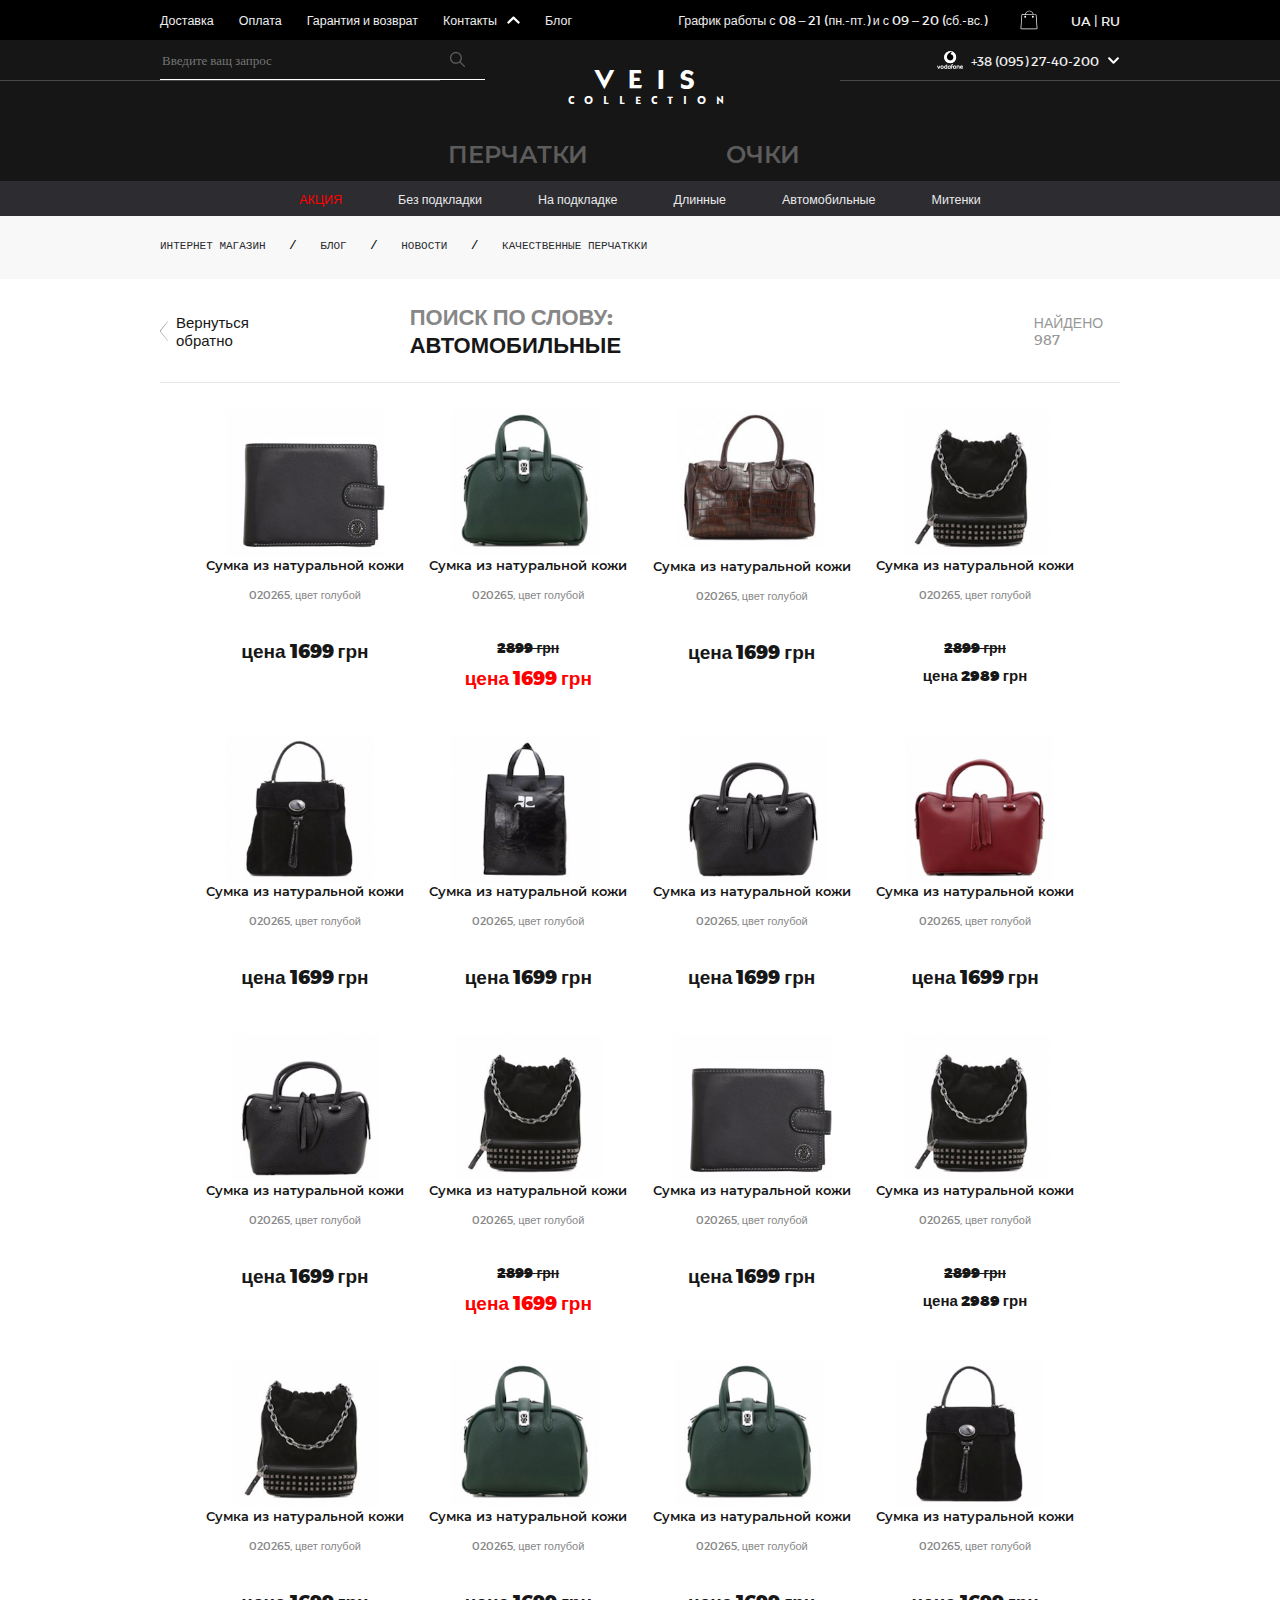
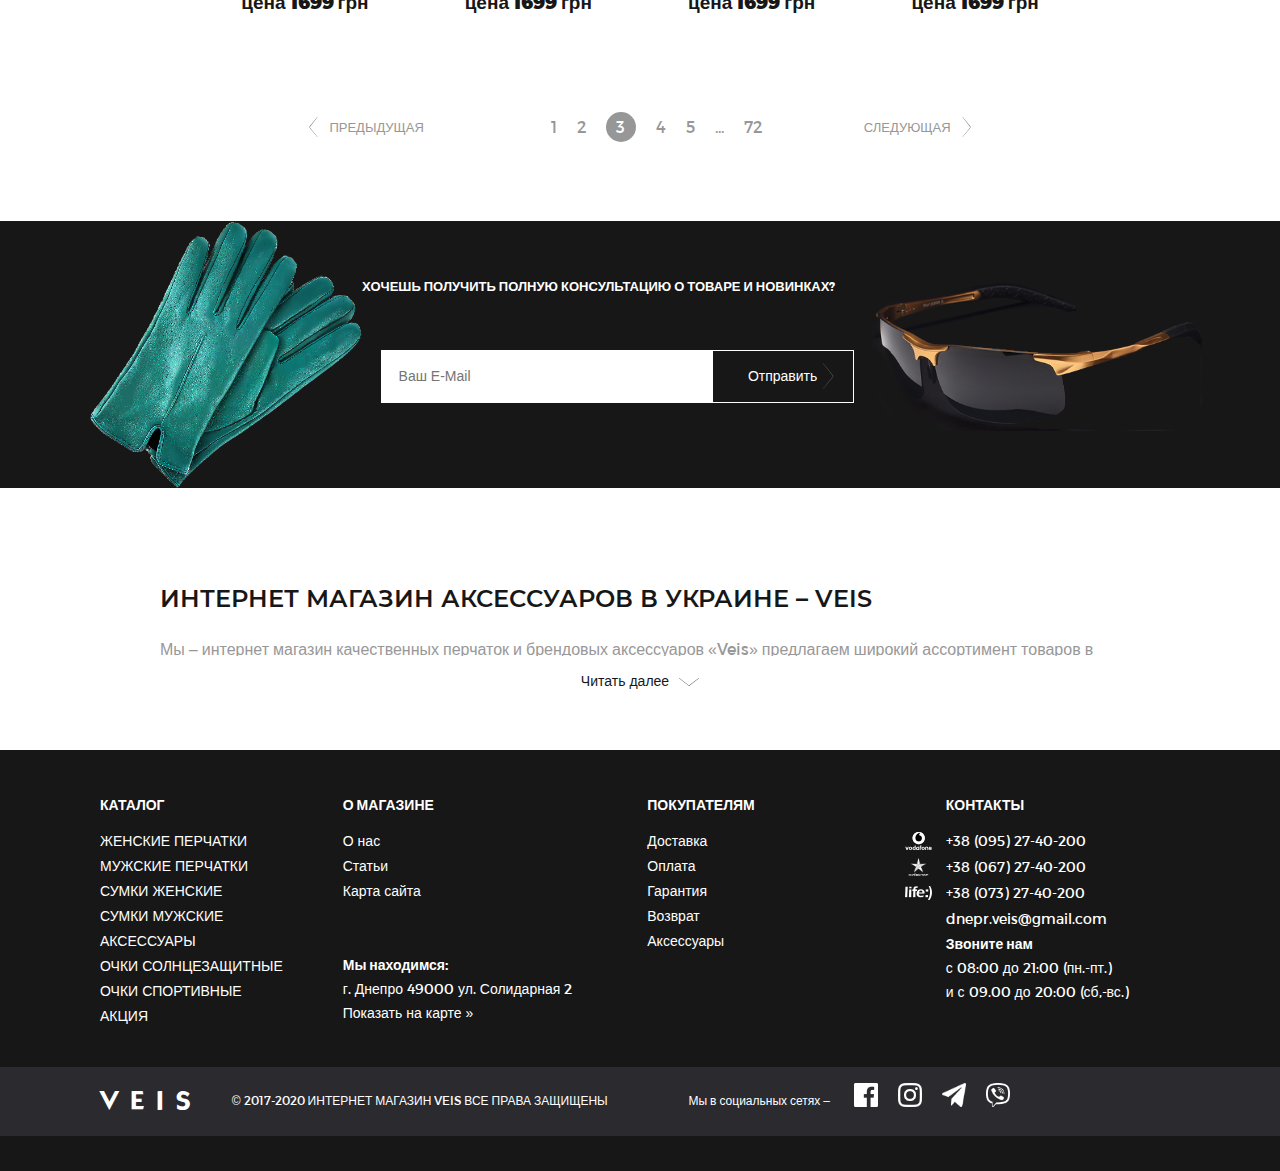
<file: project(veis)/searchPage.html>
<!DOCTYPE html>
<html>
<head>
	<meta charset="UTF-8">
	<meta content="width=device-width, initial-scale=1" name="viewport">
	<title>Document</title>
	<link rel="stylesheet" href="css/main.css">
	<link rel="stylesheet" href="css/media.css">
</head>
<body>
	<header>
		<div class="conteiner">
			<div class="top__head">
				<nav>
					<a href="#/">Доставка</a>
					<a href="#/">Оплата</a>
					<a href="#/">Гарантия и возврат</a>
					<div class="head__contact">
						<span>Контакты</span>
						<img src="img/chevron-up.svg" alt="">
						<div class="contact__hide">
							<div class="contact__iteam">
								<img src="img/vodafone_black.jpg">
								<a href="tel:380952740200">
									+38 (095) 27-40-200
								</a>
							</div>
							<div class="contact__iteam">
								<img src="img/kievstar_black.jpg">
								<a href="tel:380952740200">
									+38 (095) 27-40-200
								</a>
							</div>
							<div class="contact__iteam">
								<img src="img/life_black.jpg">
								<a href="tel:380952740200">
									+38 (095) 27-40-200
								</a>
							</div>
							<p class="contact__email">dnepr.veis@gmail.com</p>
							<div class="contact__iteam contact__margin">
								<img src="img/phone.jpg">
								<div class="contact__content">
									<p class="contact__title">Звоните нам</p>
									<p class="contact__text">с 08:00 до 21:00 (пн.-пт.)</p>
									<p class="contact__text">и с 09.00 до 20:00 (сб,-вс.)</p>
								</div>
							</div>
							<div class="contact__iteam2">
								<img src="img/marker.jpg">
								<div class="contact__content">
									<p class="contact__title">Мы находимся:</p>
									<p class="contact__text">г. Днепро 49000 ул. Солидарная 2</p>
									<a href="#/">Показать на карте » </a>
								</div>
							</div>
						</div>
					</div>
					<a href="#/">Блог</a>
				</nav>
				<div class="top__head_info">
					<p class="work__info">График работы с 08 – 21 (пн.-пт.) и с 09 – 20 (сб.-вс.) </p>
					<img class="cart__icon" src="img/cart.svg">
					<p class="lang__info"><a href="#/">UA</a> | <a href="#/">RU</a></p>
				</div>
			</div>
			<div class="media__head">
				<div class="media__head_cart">
					<img src="img/cart.svg">
					<span>5</span>
				</div>

				<a href="index.html" class="logo media__head_logo">VEIS<br><span>COLLECTION</span></a>

				<div class="media__head_burger">
					<span class="top"></span>
					<span class="center"></span>
					<span class="bottom"></span>
					<img src="img/down.svg" style="display: none;">
				</div>
			</div>
		</div>
	</header>
	<div class="media__modal">
		<div class="conteiner">
			<div class="media__modal_iteam">
				<a href="#/">Доставка</a>
				<a href="#/">Оплата</a>
				<a href="#/">Гарантия и возврат</a>
				<div class="head__contact  modal__hide">
					<span>Контакты</span>
					<img src="img/chevron-up.svg" alt="">
					<div class="contact__hide">
						<div class="contact__iteam">
							<img src="img/vodafone_black.jpg">
							<a href="tel:380952740200">
								+38 (095) 27-40-200
							</a>
						</div>
						<div class="contact__iteam">
							<img src="img/kievstar_black.jpg">
							<a href="tel:380952740200">
								+38 (095) 27-40-200
							</a>
						</div>
						<div class="contact__iteam">
							<img src="img/life_black.jpg">
							<a href="tel:380952740200">
								+38 (095) 27-40-200
							</a>
						</div>
						<p class="contact__email">dnepr.veis@gmail.com</p>
						<div class="contact__iteam contact__margin">
							<img src="img/phone.jpg">
							<div class="contact__content">
								<p class="contact__title">Звоните нам</p>
								<p class="contact__text">с 08:00 до 21:00 (пн.-пт.)</p>
								<p class="contact__text">и с 09.00 до 20:00 (сб,-вс.)</p>
							</div>
						</div>
						<div class="contact__iteam2">
							<img src="img/marker.jpg">
							<div class="contact__content">
								<p class="contact__title">Мы находимся:</p>
								<p class="contact__text">г. Днепро 49000 ул. Солидарная 2</p>
								<a href="#/">Показать на карте » </a>
							</div>
						</div>
					</div>
				</div>
				<a href="#/">Блог</a>
			</div>
		</div>
	</div>
	<div class="bottom__head">
		<div class="conteiner">
			<div class="bottom__block">
				<div class="map__head_input head__search">
					<input id="head__input" type="text" placeholder="Введите ващ запрос">
					<img class="input__hide_media" src="img/loupe.svg" id="close__input">
					<div class="head__hide">
						<p>САПОГИ ЗИМНИЕ НА КАБЛУКЕ</p>
						<p>БОТИНКИ ЗИМНИЕ НА НИЗКОМ ХОДУ</p>
						<p>ТУФЛИ НА КАБЛУКЕ</p>
						<p>ТУФЛИ НА КАБЛУКЕ ВЫСОКОМ</p>
						<div class="head__btn">посмотреть все результаты  987</div>
					</div>
				</div>
				<a href="index.html" class="logo media__logo_hide">VEIS<br><span>COLLECTION</span></a>
				<div class="block__number">
					<div class="head__box">
						<img class="vodafone__icon" id='foto' src="img/vodafone.svg" alt="vodafone">
						<p id="phone">+38 (095) 27-40-200</p>
						<img style="transform: rotate(180deg); width: 13px; height: 13px;" src="img/chevron-up.svg" alt="">
					</div>
					<div class="number__hide">
						<a href="tel:380952740200" class="number__iteam">
							<img style="opacity: 0;" class="vodafone__icon" src="img/vodafone.svg" alt="vodafone">
							<p>+38 (095) 27-40-200</p>
							<img src="img/down.svg" class="down__icon">
						</a>
						<a href="tel:380952740200" class="number__iteam">
							<img class="vodafone__icon" src="img/kievstar_black.jpg" alt="vodafone">
							<p>+38 (095) 27-40-200</p>
						</a>
						<a href="tel:380952740200" class="number__iteam">
							<img class="vodafone__icon" src="img/life_black.jpg" alt="vodafone">
							<p>+38 (095) 27-40-200</p>
						</a>
						<div class="hide__btn">перезвоните мне</div>
					</div>
				</div>
			</div>
		</div>
		<div class="head__lines">
			<div class="first__line"></div>
			<div class="second__line"></div>
		</div>
		<div class="head__tabs">
			<div class="first__tab  tab">
				ПЕРЧАТКИ
				<img src="img/down_white.png">
			</div>

			<div class="second__tab tab">
				ОЧКИ
				<img style="fill: #fff;" src="img/down_white.png">
			</div>
		</div>
		<div class="tab__hide">
			<a href="#/">Без подкладки</a>
			<a href="#/">На подкладке</a>
			<a href="#/">Длинные</a>
			<a href="#/">Автомобильные</a>
			<a href="#/">Митенки</a>
		</div>
		<div class="tab__hide">
			<a href="#/">Без подкладки2</a>
			<a href="#/">На подкладке2</a>
			<a href="#/">Длинные2</a>
			<a href="#/">Автомобильные2</a>
			<a href="#/">Митенки2</a>
		</div>
	</div>
	<div class="choose__bar">
		<div class="choose__content">
			<a  href="#/" class="choose__bar_active">АКЦИЯ</a>
			<a href="#/">Без подкладки</a>
			<a href="#/">На подкладке</a>
			<a href="#/">Длинные</a>
			<a href="#/">Автомобильные</a>
			<a href="#/">Митенки</a>
		</div>
		<div class="choose__content hide">
			<a  href="#/" class="choose__bar_active">АКЦИЯ1</a>
			<a href="#/">Без подкладки2</a>
			<a href="#/">На подкладке3</a>
			<a href="#/">Длинные4</a>
			<a href="#/">Автомобильные5</a>
			<a href="#/">Митенки6</a>
		</div>
	</div>
	<div class="blog__head map__head_line">
		<div class="conteiner">
			<div class="blog__head_inner">
				<pre><span>ИНТЕРНЕТ МАГАЗИН</span>   /   <span>БЛОГ</span>   /   <span>НОВОСТИ</span>   /   <span>КАЧЕСТВЕННЫЕ ПЕРЧАТККИ</span></pre> 
			</div>
		</div>
	</div>
	<section class="searchResult">
		<div class="conteiner">
			<div class="searchResult__top">
				<a href="#/">
					<img src="img/left.svg">
					Вернуться обратно
				</a>
				<h2 class="searchResult__title">
					ПОИСК ПО СЛОВУ: <span>АВТОМОБИЛЬНЫЕ</span>
				</h2>
				<div class="searchResult__finded">
					НАЙДЕНО <sapn>987</sapn>
				</div>
			</div>
			<div class="product__inner">
				<div class="product__iteam">
					<img src="img/product__foto.png">
					<p class="product__text">Сумка из натуральной кожи</p>
					<p class="product__number">020265, цвет голубой</p>
					<p class="product__prise">цена 1699 грн</p>
				</div>
				<div class="product__iteam">
					<img src="img/product__foto2.png">
					<p class="product__text">Сумка из натуральной кожи</p>
					<p class="product__number">020265, цвет голубой</p>
					<p class="product__prise lowprise"> 2899 грн</p>
					<p class="lowprise__number">цена 1699 грн</p>
				</div>
				<div class="product__iteam">
					<img src="img/product__foto9.jpg">
					<p class="product__text">Сумка из натуральной кожи</p>
					<p class="product__number">020265, цвет голубой</p>
					<p class="product__prise">цена 1699 грн</p>
				</div>
				<div class="product__iteam">
					<img src="img/product__foto3.png">
					<p class="product__text">Сумка из натуральной кожи</p>
					<p class="product__number">020265, цвет голубой</p>
					<p class="product__prise lowprise"> 2899 грн</p>
					<p class="highprise__number">цена 2989 грн</p>
				</div>
				<div class="product__iteam">
					<img src="img/product__foto4.png">
					<p class="product__text">Сумка из натуральной кожи</p>
					<p class="product__number">020265, цвет голубой</p>
					<p class="product__prise">цена 1699 грн</p>
				</div>
				<div class="product__iteam">
					<img src="img/product__foto5.png">
					<p class="product__text">Сумка из натуральной кожи</p>
					<p class="product__number">020265, цвет голубой</p>
					<p class="product__prise">цена 1699 грн</p>
				</div>
				<div class="product__iteam">
					<img src="img/product__foto6.png">
					<p class="product__text">Сумка из натуральной кожи</p>
					<p class="product__number">020265, цвет голубой</p>
					<p class="product__prise">цена 1699 грн</p>
				</div>
				<div class="product__iteam">
					<img src="img/product__foto7.png">
					<p class="product__text">Сумка из натуральной кожи</p>
					<p class="product__number">020265, цвет голубой</p>
					<p class="product__prise">цена 1699 грн</p>
				</div>
				
				<div class="product__iteam">
					<img src="img/product__foto8.png">
					<p class="product__text">Сумка из натуральной кожи</p>
					<p class="product__number">020265, цвет голубой</p>
					<p class="product__prise">цена 1699 грн</p>
				</div>
				<div class="product__iteam">
					<img src="img/product__foto8.png">
					<p class="product__text">Сумка из натуральной кожи</p>
					<p class="product__number">020265, цвет голубой</p>
					<p class="product__prise">цена 1699 грн</p>
				</div>
				<div class="product__iteam">
					<img src="img/product__foto7.png">
					<p class="product__text">Сумка из натуральной кожи</p>
					<p class="product__number">020265, цвет голубой</p>
					<p class="product__prise">цена 1699 грн</p>
				</div>
				<div class="product__iteam">
					<img src="img/product__foto3.png">
					<p class="product__text">Сумка из натуральной кожи</p>
					<p class="product__number">020265, цвет голубой</p>
					<p class="product__prise lowprise">2899 грн</p>
					<p class="lowprise__number">цена 1699 грн</p>
				</div>
				<div class="product__iteam">
					<img src="img/product__foto.png">
					<p class="product__text">Сумка из натуральной кожи</p>
					<p class="product__number">020265, цвет голубой</p>
					<p class="product__prise">цена 1699 грн</p>
				</div>
				<div class="product__iteam">
					<img src="img/product__foto3.png">
					<p class="product__text">Сумка из натуральной кожи</p>
					<p class="product__number">020265, цвет голубой</p>
					<p class="product__prise lowprise">2899 грн</p>
					<p class="highprise__number">цена 2989 грн</p>
				</div>
				<div class="product__iteam">
					<img src="img/product__foto5.png">
					<p class="product__text">Сумка из натуральной кожи</p>
					<p class="product__number">020265, цвет голубой</p>
					<p class="product__prise">цена 1699 грн</p>
				</div>
				<div class="product__iteam">
					<img src="img/product__foto3.png">
					<p class="product__text">Сумка из натуральной кожи</p>
					<p class="product__number">020265, цвет голубой</p>
					<p class="product__prise">цена 1699 грн</p>
				</div>
				<div class="product__iteam">
					<img src="img/product__foto2.png">
					<p class="product__text">Сумка из натуральной кожи</p>
					<p class="product__number">020265, цвет голубой</p>
					<p class="product__prise">цена 1699 грн</p>
				</div>
				<div class="product__iteam">
					<img src="img/product__foto2.png">
					<p class="product__text">Сумка из натуральной кожи</p>
					<p class="product__number">020265, цвет голубой</p>
					<p class="product__prise">цена 1699 грн</p>
				</div>
				<div class="product__iteam">
					<img src="img/product__foto5.png">
					<p class="product__text">Сумка из натуральной кожи</p>
					<p class="product__number">020265, цвет голубой</p>
					<p class="product__prise">цена 1699 грн</p>
				</div>
				<div class="product__iteam">
					<div class="product__showmore">
						<p class="showmore__number">24</p>
						<p class='showmore__text'>ПОКАЗАТЬ ЕЩЕ</p>
					</div>
					<p class="product__text">в этой категории</p>
					<p class="product__number">всего 1712 товаров в категории</p>
				</div>
				<div class="search__btn_block">
					<a class="intro__btn filter__btn">ПОКАЗАТЬ ЕЩЕ  24 </a>
				</div>
			</div>
			<div class="searchResult__control">
				<div class="control__prev">
					<img src="img/left.svg">
					предыдущая
				</div>
				<div class="control__numbers">
					<div class="control__iteam">1</div>
					<div class="control__iteam">2</div>
					<div class="control__iteam control__iteam_active">3</div>
					<div class="control__iteam">4</div>
					<div class="control__iteam">5</div>
					<div class="control__iteam">...</div>
					<div class="control__iteam">72</div>
				</div>
				<div class="control__next">
					следующая
					<img src="img/next.svg">
				</div>
			</div>
		</div>
	</section>
	<section class="consul">
		<img src="img/consul.png" class="consul__foto">
		<div class="consul__block">
			<h2>ХОЧЕШЬ ПОЛУЧИТЬ ПОЛНУЮ КОНСУЛЬТАЦИЮ О ТОВАРЕ И НОВИНКАХ?</h2>
			<div class="consul__block_input">
				<input type="text" placeholder="Ваш E-Mail">
				<input type="submit" value="Отправить" name="">
			</div>
		</div>
		<img src="img/consul2.png" class="consul__foto2">
	</section>
	<section class="about">
		<div class="conteiner">
			<h2 class="about__title">ИНТЕРНЕТ МАГАЗИН АКСЕССУАРОВ В УКРАИНЕ – VEIS</h2>
			<p class="about__text">Мы – интернет магазин качественных перчаток и брендовых аксессуаров «Veis» предлагаем широкий ассортимент товаров в наличии. На страницах сайта вы сможете найти кожаные перчатки для женщин и мужчин на любую погоду, автомобильные перчатки, очки, зонты.</p>
			<div class="about__view_more">
				<span>Читать далее</span>
				<img src="img/down.svg">
			</div>
		</div>
	</section>
	<footer>
		<div class="foot__inner">
			<div class="foot__iteam">
				<div class="foot__title">КАТАЛОГ</div>
				<a href="#/">ЖЕНСКИЕ ПЕРЧАТКИ</a>
				<a href="#/">МУЖСКИЕ ПЕРЧАТКИ</a>
				<a href="#/">СУМКИ ЖЕНСКИЕ</a>
				<a href="#/">СУМКИ МУЖСКИЕ</a>
				<a href="#/">АКСЕССУАРЫ</a>
				<a href="#/">ОЧКИ СОЛНЦЕЗАЩИТНЫЕ </a>
				<a href="#/">ОЧКИ СПОРТИВНЫЕ</a>
				<a href="#/">АКЦИЯ</a>
			</div>
			<div class="foot__iteam2">
				<div class="foot__title">О МАГАЗИНЕ</div>
				<a href="#/">О нас</a>
				<a href="#/">Статьи</a>
				<a href="#/">Карта сайта</a>
				
				<div class="foot__subtitle">Мы находимся:</div>
				<p>г. Днепро 49000 ул. Солидарная 2</p>
				<a href="#/">Показать на карте » </a>
			</div>
			<div class="foot__iteam3">
				<div class="foot__title">ПОКУПАТЕЛЯМ</div>
				<a href="#/">Доставка</a>
				<a href="#/">Оплата</a>
				<a href="#/">Гарантия</a>
				<a href="#/">Возврат</a>
				<a href="#/">Аксессуары</a>
			</div>
			<div class="foot__iteam4">
				<div class="foot__title">КОНТАКТЫ</div>
				<div class="foot__iteam_box">
					<img src="img/vodafone.svg">
					<a href="tel:380952740200">+38 (095) 27-40-200</a>
				</div>
				<div class="foot__iteam_box">
					<img src="img/kievstar.svg">
					<a href="tel:380672740200">+38 (067) 27-40-200</a>
				</div>
				<div class="foot__iteam_box">
					<img src="img/life.svg">
					<a href="tel:380732740200">+38 (073) 27-40-200</a>
				</div>
				<div class="foot__iteam_block">
					<a href="#/">dnepr.veis@gmail.com</a>

					<div class="foot__subtitle2">Звоните нам</div>
					<p>с 08:00 до 21:00 (пн.-пт.)</p>
					<p>и с 09.00 до 20:00 (сб,-вс.)</p>
				</div>
			</div>
		</div>
		<div class="media__foot">
			<div class="media__foot_iteam">
				<span>КАТАЛОГ</span>
				<img src="img/down_white.png">
			</div>
			<div class="media__foot_hide">
				<a href="#/">ЖЕНСКИЕ ПЕРЧАТКИ</a>
				<a href="#/">МУЖСКИЕ ПЕРЧАТКИ</a>
				<a href="#/">СУМКИ ЖЕНСКИЕ</a>
				<a href="#/">СУМКИ МУЖСКИЕ</a>
				<a href="#/">АКСЕССУАРЫ</a>
				<a href="#/">ОЧКИ СОЛНЦЕЗАЩИТНЫЕ </a>
				<a href="#/">ОЧКИ СПОРТИВНЫЕ</a>
				<a href="#/">АКЦИЯ</a>
			</div>

			<div class="media__foot_iteam">
				<span>О МАГАЗИНЕ</span>
				<img src="img/down_white.png">
			</div>
			<div class="media__foot_hide">
				<a href="#/">О нас</a>
				<a href="#/">Статьи</a>
				<a href="#/">Карта сайта</a>
			</div>

			<div class="media__foot_iteam">
				<span>ПОКУПАТЕЛЯМ</span>
				<img src="img/down_white.png">
			</div>
			<div class="media__foot_hide">
				<a href="#/">Доставка</a>
				<a href="#/">Оплата</a>
				<a href="#/">Гарантия</a>
				<a href="#/">Возврат</a>
				<a href="#/">Аксессуары</a>
			</div>

			<div class="media__foot_iteam">
				<span>КОНТАКТЫ</span>
				<img src="img/down_white.png">
			</div>
			<div class="media__foot_hide">
				<div class="foot__iteam_box">
					<img src="img/vodafone.svg">
					<a href="tel:380952740200">+38 (095) 27-40-200</a>
				</div>
				<div class="foot__iteam_box">
					<img src="img/kievstar.svg">
					<a href="tel:380672740200">+38 (067) 27-40-200</a>
				</div>
				<div class="foot__iteam_box">
					<img src="img/life.svg">
					<a href="tel:380732740200">+38 (073) 27-40-200</a>
				</div>
			</div>
		</div>
		<div class="foot__down">
			<div class="media__down">
				<div class="foot__logo">VEIS</div>
				<p>© 2017-2020 ИНТЕРНЕТ МАГАЗИН  VEIS ВСЕ ПРАВА ЗАЩИЩЕНЫ</p>
				<p>Мы в социальных сетях –</p>
			</div>
			<div class="media__social">
				<a href="#/">
					<img src="img/facebook.png">
				</a>
				<a href="#/">
					<img src="img/instagram.png">
				</a>
				<a href="#/">
					<img src="img/telegram.png">
				</a>
				<a href="#/">
					<img src="img/viber.png">
				</a>
			</div>
		</div>
		<div class="media__foot_info">
			<div class="media__info_iteam">
				<a href="index.html" class="logo media__logo">VEIS<br><span>COLLECTION</span></a>
			</div>
			<div class="media__info_iteam">г. Днепро 49000 ул. Солидарная 2</div>
			<div class="media__info_iteam">
				<a href="">Показать на карте » </a>
			</div>
			<div class="media__info_iteam">
				© 2017-2020 ИНТЕРНЕТ МАГАЗИН  VEIS ВСЕ ПРАВА ЗАЩИЩЕНЫ
			</div>
		</div>
	</footer>

	<script type="text/javascript" src="js/main.js"></script>
</body>
</html>
</file>
<file: Degree/css/style.css>
@import url('https://fonts.googleapis.com/css?family=Roboto:300,400,500,700&display=swap&subset=cyrillic');
:root{
    --blue: #19B5FE;
    --grey: #464646;
}
body {
    font-size: 16px;
    font-family: 'Roboto', sans-serif;
    margin: 0;
    padding: 0;
    line-height: 1.5;
}
* {
    margin: 0;
    padding: 0;
    -webkit-box-sizing: border-box;
    box-sizing: border-box;
}
input[type=number]::-webkit-inner-spin-button,
input[type=number]::-webkit-outer-spin-button {
    -webkit-appearance: none;
    -moz-appearance: none;
    appearance: none;
    margin: 0;
}
a {
    text-decoration: none;
    color: #000;
}
input,
input::-webkit-input-placeholder,
textarea,
button,
textarea::-webkit-input-placeholder {

    border: none;
    outline: none;
}

input,
input::-moz-placeholder,
textarea,
button,
textarea::-moz-placeholder {
    border: none;
    outline: none;
}

input,
input:-ms-input-placeholder,
textarea,
button,
textarea:-ms-input-placeholder {
    border: none;
    outline: none;
}

input,
input::-ms-input-placeholder,
textarea,
button,
textarea::-ms-input-placeholder {
    border: none;
    outline: none;
}

input::-webkit-input-placeholder,
textarea::-webkit-input-placeholder {
    border: none;
    outline: none;
}

input::-moz-placeholder,
textarea::-moz-placeholder {
    border: none;
    outline: none;
}

input:-ms-input-placeholder,
textarea:-ms-input-placeholder {
    border: none;
    outline: none;
}

input::-ms-input-placeholder,
textarea::-ms-input-placeholder {
    border: none;
    outline: none;
}

input::-webkit-input-placeholder, textarea::-webkit-input-placeholder {
    border: none;
    outline: none;
}

input::-moz-placeholder, textarea::-moz-placeholder {
    border: none;
    outline: none;
}

input:-ms-input-placeholder, textarea:-ms-input-placeholder {
    border: none;
    outline: none;
}

input::-ms-input-placeholder, textarea::-ms-input-placeholder {
    border: none;
    outline: none;
}

input,
input::placeholder,
textarea,
button,
textarea::placeholder {
    border: none;
    outline: none;
}

input[type="submit"] {
    cursor: pointer;
}

    .conteiner {
        position: relative;
        margin-left: auto;
        margin-right: auto;
        padding-right: 15px;
        padding-left: 15px;
    }

@media (min-width: 576px) {
    .conteiner {
        padding-right: 15px;
        padding-left: 15px;
        width: 540px;
        max-width: 100%;
        margin: 0 auto;
    }
}

@media (min-width: 768px) {
    .conteiner {
        padding-right: 15px;
        padding-left: 15px;
        width: 720px;
        max-width: 100%;
        margin: 0 auto;
    }
}

@media (min-width: 992px) {
    .conteiner {
        padding-right: 15px;
        padding-left: 15px;
        width: 960px;
        max-width: 100%;
        margin: 0 auto;
    }
}

@media (min-width: 1200px) {
    .conteiner {
        padding-right: 15px;
        padding-left: 15px;
        width: 1140px;
        max-width: 100%;
        margin: 0 auto;
    }
}

/*===================MAIN==============*/
header{
    background-image: url(../img/bg.png);
    background-size: cover;
    background-position: center;
    background-blend-mode: multiply;
    background-color: rgba(0,0,0,0.6);
    width: 100%;
    color: #fff;
    padding-bottom: 50px;
}
.menu{
    width: 100%;
    display: -webkit-box;
    display: -ms-flexbox;
    display: flex;
    -webkit-box-align: center;
        -ms-flex-align: center;
            align-items: center;
    -webkit-box-pack: justify;
        -ms-flex-pack: justify;
            justify-content: space-between;
    padding-top: 20px;
}
.menu__content{
    display: -webkit-box;
    display: -ms-flexbox;
    display: flex;
    -webkit-box-align: center;
        -ms-flex-align: center;
            align-items: center;
    -webkit-box-pack: justify;
        -ms-flex-pack: justify;
            justify-content: space-between;
}
.menu__phone{
    display: -webkit-box;
    display: -ms-flexbox;
    display: flex;
    -webkit-box-align: center;
        -ms-flex-align: center;
            align-items: center;
    -webkit-box-pack: center;
        -ms-flex-pack: center;
            justify-content: center;
}
.phone__icon{
    margin-right: 10px;
}
.phone__title{
    font-size: 12px;
    font-weight: 300;
}
.phone__link{
    font-size: 20px;
    color: #fff;
}
.intro__title{
    font-size: 40px;
    width: 100%;
    text-align: center;
    margin-top: 50px;
    margin-bottom: 20px;
}
.intro__subtitle{
    width: 100%;
    text-align: center;
    font-size: 18px;
    font-weight: 300;
    margin-bottom: 30px;
}
.form{
    width: 100%;
    display: -webkit-box;
    display: -ms-flexbox;
    display: flex;
    -webkit-box-align: center;
        -ms-flex-align: center;
            align-items: center;
    -webkit-box-pack: center;
        -ms-flex-pack: center;
            justify-content: center;
    position: relative;
}
.form__iteam{
    width: 250px;
    border-radius: 30px;
    padding: 20px;
    color: #606060;
    font-size: 13px;
    font-weight: 300; 
    margin-right: 20px;
}
.form__btn{
    display: block;
    width: 260px;
    margin: 0 auto;
    margin-top: 30px;
    padding: 15px 0;
    background-color: #19B5FD;
    border: none;
    border-radius: 30px;
    color: #fff;
    font-size: 16px;
}
.form_line{
    position: absolute;
    top: 0;
    left: 0;
}
.right__none{
    margin-right: 0 !important;
}
.intro__subtext{
    text-align: center;
    font-size: 14px;
    margin-top: 40px;
}
.intro__mouse{
    width: 100%;
    display: -webkit-box;
    display: -ms-flexbox;
    display: flex;
    -webkit-box-pack: center;
        -ms-flex-pack: center;
            justify-content: center;
    margin-top: 40px;
}
.title{
    font-size: 36px;
    width: 100%;
    display: -webkit-box;
    display: -ms-flexbox;
    display: flex;
    -webkit-box-align: center;
        -ms-flex-align: center;
            align-items: center;
    -webkit-box-orient: vertical;
    -webkit-box-direction: normal;
        -ms-flex-direction: column;
            flex-direction: column;
    margin: 0 0 40px;
    font-weight: 300;
    padding-top: 50px;
}
.title:after{
    content: "";
    width: 377px;
    height: 1px;
    margin: auto;
    background-color: #3BC0FE;
    display: block;
    margin-top: 15px;
}
.servis__inner{
    width: 100%;
    display: -webkit-box;
    display: -ms-flexbox;
    display: flex;
    -webkit-box-align: center;
        -ms-flex-align: center;
            align-items: center;
    -webkit-box-pack: center;
        -ms-flex-pack: center;
            justify-content: center;
    margin-bottom: 20px;
}
.servis__content{
    width: calc(50% - 20px);
    margin-right: 20px;
    font-weight: 300;
}
.left__content{
    width: 50%;
}
.left__foto{
    width: calc(50% - 20px);
    margin-right: 20px;
}
.servis__title{
    font-size: 28px;
    color: var(--blue);
    margin-bottom: 20px;
}
.servis__text{
    font-size: 18px;
    color: var(--grey);
}
.servis__foto{
    width: 50%;
    height: 320px;
}
.servis__foto img{
    width: 100%;
    height: 100%;
}
.servis__btn{
    color: #fff;
    background-color: var(--blue);
    border-radius: 30px;
    border: none;
    display: -webkit-box;
    display: -ms-flexbox;
    display: flex;
    -webkit-box-align: center;
        -ms-flex-align: center;
            align-items: center;
    -webkit-box-pack: center;
        -ms-flex-pack: center;
            justify-content: center;
    width: 230px;
    padding: 15px 0;  
    margin-top: 20px;
    cursor: pointer;
}
.servis{
    padding-bottom: 50px;
}
.white:after{
    background-color: #fff;
}
.white{
    padding-top: 50px;
    margin-bottom: 20px;
    margin-top: 0;
}
.count{
    background-image: url(../img/bg2.png);
    background-size: cover;
    background-position: center;
    background-blend-mode: multiply;
    background-color: rgba(0,0,0,0.6);
    width: 100%;
    color: #fff;
    padding-bottom: 50px;
}
.count__subtitle{
    width: 100%;
    text-align: center;
    font-size: 20px;
    font-weight: 300;
}
.count__inner{
    width: 100%;
    display: -webkit-box;
    display: -ms-flexbox;
    display: flex;
    -webkit-box-align: start;
        -ms-flex-align: start;
            align-items: flex-start;
    -webkit-box-pack: center;
        -ms-flex-pack: center;
            justify-content: center;
    margin-top: 30px;
}
.count__iteam{
    width: 50%;
}
.count__result{
    width: calc(50% - 20px);
    margin-left: 20px;
}
.count__block{
    background-color: transparent;
    border: 1px solid #fff;
    border-radius: 5px;
    padding: 10px 20px 20px;
}
.count__title{
    font-size: 20px;
    margin-bottom: 10px;
}
.count__box{
    display: -webkit-box;
    display: -ms-flexbox;
    display: flex;
    -webkit-box-align: start;
        -ms-flex-align: start;
            align-items: flex-start;
    -webkit-box-orient: vertical;
    -webkit-box-direction: normal;
        -ms-flex-direction: column;
            flex-direction: column;
}
.count__choose{
    display: -webkit-box;
    display: -ms-flexbox;
    display: flex;
    -webkit-box-align: center;
        -ms-flex-align: center;
            align-items: center;
    -webkit-box-pack: center;
        -ms-flex-pack: center;
            justify-content: center;
}
.line{
    width: 125px;
    height: 5px;
    background-color: rgba(255,255,255,.5);
}
.count__circle{
    width: 15px;
    height: 15px;
    border-radius: 50%;
    background-color: #fff;
    -webkit-transition: 0.1s;
    -o-transition: 0.1s;
    transition: 0.1s;
    cursor: pointer;
}
.right{
    -webkit-box-align: end;
        -ms-flex-align: end;
            align-items: flex-end;
    position: absolute;
    right: 0;
    top: 0;
}
.right p{
    margin-right: -5px;
}
.count__line{
    width: 100%;
    display: -webkit-box;
    display: -ms-flexbox;
    display: flex;
    -webkit-box-align: center;
        -ms-flex-align: center;
            align-items: center;
    -webkit-box-pack: center;
        -ms-flex-pack: center;
            justify-content: center;
    position: relative;
}
sup{
    font-size: 10px;
}
.center p{
    margin-left: -18px;
}
.center-big p{
    margin-left: -30px;
}
.count__box p{
    font-weight: 300;
}
.circle__active{
    background-color: var(--blue);
    position: relative;
}
.circle__active:before{
    content: "";
    width:  5px;
    height: 5px;
    border-radius: 3px;
    background-color: #fff;
    position: absolute;
    top: 50%;
    left: 50%;
    margin-top: -2.5px;
    margin-left: -2.5px;
}
.count2__inner{
    width: 100%;
    display: -webkit-box;
    display: -ms-flexbox;
    display: flex;
    -webkit-box-align: center;
        -ms-flex-align: center;
            align-items: center;
    -webkit-box-pack: center;
        -ms-flex-pack: center;
            justify-content: center;
}
.count2__box{
    width: calc(33.33333% - 14px);
    margin-right: 20px;
    height: 35px;
    background-color: transparent;
    border: 1px solid #fff;
    border-radius: 5px;
    display: -webkit-box;
    display: -ms-flexbox;
    display: flex;
    -webkit-box-align: center;
        -ms-flex-align: center;
            align-items: center;
    -webkit-box-pack: center;
        -ms-flex-pack: center;
            justify-content: center;
    -webkit-transition: 0.2s;
    -o-transition: 0.2s;
    transition: 0.2s;
    cursor: pointer;
    position: relative;
    z-index: 3;
}
.count2__active{
    background-color: var(--blue);
    border: none;
}
.count__block:last-child{
    margin-top: 20px;
    position: relative;
}
.result__inner{
    width: 100%;
    display: -webkit-box;
    display: -ms-flexbox;
    display: flex;
    -webkit-box-align: center;
        -ms-flex-align: center;
            align-items: center;
    -webkit-box-pack: center;
        -ms-flex-pack: center;
            justify-content: center;
    -webkit-box-orient: vertical;
    -webkit-box-direction: normal;
        -ms-flex-direction: column;
            flex-direction: column;
}
.result__box{
    display: -webkit-box;
    display: -ms-flexbox;
    display: flex;
    -webkit-box-align: center;
        -ms-flex-align: center;
            align-items: center;
    -webkit-box-orient: vertical;
    -webkit-box-direction: normal;
        -ms-flex-direction: column;
            flex-direction: column;
    margin-bottom: 15px;
}
.result__title{
    font-size: 14px;
}
.result__text{
    font-size: 32px;
}
.result2__text{
    font-size: 20px;
}
.result__text sup{
    font-size: 15px;
}
.count__btn{
    color: #fff;
    background-color: var(--blue);
    border-radius: 30px;
    border: none;
    display: -webkit-box;
    display: -ms-flexbox;
    display: flex;
    -webkit-box-align: center;
        -ms-flex-align: center;
            align-items: center;
    -webkit-box-pack: center;
        -ms-flex-pack: center;
            justify-content: center;
    padding: 15px 40px;  
    margin-top: 10px;
    margin-bottom: 20px;
    cursor: pointer;
}
.portfolio{
    padding-bottom: 50px;
}
.portfolio__inner{
    width: 95%;
    margin: 0 auto;
    display: -webkit-box;
    display: -ms-flexbox;
    display: flex;
    -webkit-box-align: center;
        -ms-flex-align: center;
            align-items: center;
    -webkit-box-pack: center;
        -ms-flex-pack: center;
            justify-content: center;
    border: 1px solid var(--blue);
    border-radius: 40px;
    height: 62px;
    text-transform: uppercase;
    color: var(--blue);
    font-weight: 300;
}
.portfolio__box{
    width: 25%;
    background-color: transparent;
    height: 100%;
    font-size: 14px;
    position: relative;
    display: -webkit-box;
    display: -ms-flexbox;
    display: flex;
    -webkit-box-align: center;
        -ms-flex-align: center;
            align-items: center;
    -webkit-box-pack: center;
        -ms-flex-pack: center;
            justify-content: center;
    cursor: pointer;
}
.portfolio__box:nth-child(2):before{
    content: "";
    width: 1px;
    height: 75%;
    background-color: var(--blue);
    position: absolute;
    top: 50%;
    -webkit-transform: translateY(-50%);
        -ms-transform: translateY(-50%);
            transform: translateY(-50%);
    left: 0;
}
.portfolio__box:nth-child(2):after{
    content: "";
    width: 1px;
    height: 75%;
    background-color: var(--blue);
    position: absolute;
    top: 50%;
    -webkit-transform: translateY(-50%);
        -ms-transform: translateY(-50%);
            transform: translateY(-50%);
    right: 0;
}
.portfolio__box:nth-child(3):after{
    content: "";
    width: 1px;
    height: 75%;
    background-color: var(--blue);
    position: absolute;
    top: 50%;
    -webkit-transform: translateY(-50%);
        -ms-transform: translateY(-50%);
            transform: translateY(-50%);
    right: 0;
}
.portfolio__active{
    background-color: var(--blue);
    color: #fff;
    border-radius: 10px;
    height: 101%;
}
.portfolio__active-left{
    background-color: var(--blue);
    color: #fff;
    border-radius: 10px;
    height: 101%;
    border-radius: 30px 0 0 30px;
}
.portfolio__active-right{
    background-color: var(--blue);
    color: #fff;
    border-radius: 10px;
    height: 101%;
    border-radius: 0 30px 30px 0;
}
.portfolio__block{
    width: 100%;
    display: -webkit-box;
    display: -ms-flexbox;
    display: flex;
    -webkit-box-align: center;
        -ms-flex-align: center;
            align-items: center;
    -webkit-box-pack: center;
        -ms-flex-pack: center;
            justify-content: center;
    -ms-flex-wrap: wrap;
        flex-wrap: wrap;
    margin-top: 30px;
}
.portfolio__iteam{
    width: calc(33.3333% - 20px);
    margin-right: 20px;
    height: 250px;
    margin-bottom: 20px;
}
.portfolio__iteam:nth-child(3n+3){
    margin-right: 0;
    width: 33.3333%;
}
.portfolio__iteam img{
    width: 100%;
    height: 100%;
    vertical-align: middle; 
}
.none{
    display: none;
}
.better{
    background-color: #f2f8f9;
    width: 100%;
}
.better__inner{
    width: 100%;
    display: -webkit-box;
    display: -ms-flexbox;
    display: flex;
    -webkit-box-align: start;
        -ms-flex-align: start;
            align-items: flex-start;
    -webkit-box-pack: center;
        -ms-flex-pack: center;
            justify-content: center;
    -ms-flex-wrap: wrap;
        flex-wrap: wrap;
}
.better__box{
    width: calc(25% - 20px);
    margin-right: 20px;
    display: -webkit-box;
    display: -ms-flexbox;
    display: flex;
    -webkit-box-align: center;
        -ms-flex-align: center;
            align-items: center;
    -webkit-box-orient: vertical;
    -webkit-box-direction: normal;
        -ms-flex-direction: column;
            flex-direction: column;
    margin-bottom: 20px;
}
.better__text{
    font-size: 13px;
    text-align: center;
    margin-top: 20px;
}
.better{
    padding-bottom: 40px;
}
.progress__inner{
    width: 100%;
    display: -webkit-box;
    display: -ms-flexbox;
    display: flex;
    -webkit-box-align: center;
        -ms-flex-align: center;
            align-items: center;
    -webkit-box-pack: center;
        -ms-flex-pack: center;
            justify-content: center;
}
.progress__foto{
    width: 50%;
    height: 250px;
}
.progress__foto img{
    width: 100%;
    height: 100%;
    vertical-align: middle;
}
.progress__content{
    width: 50%;
    display: -webkit-box;
    display: -ms-flexbox;
    display: flex;
    -webkit-box-align: center;
        -ms-flex-align: center;
            align-items: center;
    -webkit-box-pack: center;
        -ms-flex-pack: center;
            justify-content: center;
    font-size: 30px;
    font-weight: 300;
}
.progress{
    padding-bottom: 50px;
}

.team{
    padding-bottom: 60px;
}
.team__inner{
    width: 100%;
    display: -webkit-box;
    display: -ms-flexbox;
    display: flex;
    -webkit-box-align: center;
        -ms-flex-align: center;
            align-items: center;
    -webkit-box-pack: center;
        -ms-flex-pack: center;
            justify-content: center;
    -ms-flex-wrap: wrap;
        flex-wrap: wrap;
    font-weight: 300;
}
.team__iteam{
    width: calc(33.33333% - 30px);
    margin-right: 30px;
    display: -webkit-box;
    display: -ms-flexbox;
    display: flex;
    -webkit-box-align: center;
        -ms-flex-align: center;
            align-items: center;
    -webkit-box-orient: vertical;
    -webkit-box-direction: normal;
        -ms-flex-direction: column;
            flex-direction: column;
    margin-bottom: 30px;
}
.team__iteam:nth-child(3n+3){
    width: 33.3333%;
    margin-right: 0;
}
.team__foto{
    width: 250px;
    height: 250px;
    border-radius: 50%;
    position: relative;
    overflow: hidden;
    margin-bottom: 15px;
}
.team__foto img{
    position: absolute;
    top: 0;
    left: 0;
    vertical-align: middle;
}
.foto1{
    left: -160px !important; 
}
.foto2{
    left: -110px !important; 
}
.foto3{
    left: -215px !important; 
}
.team__content{
    display: -webkit-box;
    display: -ms-flexbox;
    display: flex;
    -webkit-box-align: center;
        -ms-flex-align: center;
            align-items: center;
    -webkit-box-orient: vertical;
    -webkit-box-direction: normal;
        -ms-flex-direction: column;
            flex-direction: column;
    width: 100%;
}
.team__title{
    font-size: 25px;
    color: var(--blue);
    font-weight: 300;
}
.team__quote{
    width: 100%;
    display: -webkit-box;
    display: -ms-flexbox;
    display: flex;
    -webkit-box-align: center;
        -ms-flex-align: center;
            align-items: center;
    -webkit-box-orient: vertical;
    -webkit-box-direction: normal;
        -ms-flex-direction: column;
            flex-direction: column;
    position: relative;
    color: #464646;
    margin-top: 40px;
}
.quote__title{
    font-size: 35px;
    font-weight: 300;
    text-align: center;
}
.quote__text{
    font-size: 18px;
    font-weight: 300;
    text-align: center;
    margin: 20px 0;
    max-width: 880px;
}
.quote__name{
    font-size: 14px;
    font-weight: bold; 
    text-align: center;
}
.quote__position{
    font-size: 14px;
    font-weight: 300; 
    text-align: center;
    margin-top: 20px;
}
.team__quote img{
    position: absolute;
}
.quotes{
    top: 0;
    left: 0
}
.quotes2{
    bottom: 0;
    right: 0;
}
.blog{
    padding-bottom: 50px;
    background-color: #F5F9FA;
}
.blog__inner{
    width: 100%;
    display: -webkit-box;
    display: -ms-flexbox;
    display: flex;
    -webkit-box-pack: center;
        -ms-flex-pack: center;
            justify-content: center;
}
.blog__iteam{
    width: calc(50% - 30px);
    margin-right: 30px;
}
.blog__iteam:nth-child(2n+2){
    width: 50%;
    margin-right: 0;
}
.blog__foto{
    width: 100%;
    height: 300px;
    margin-bottom: 20px;
}
.blog__link{
    width: 100%;
    text-align: center;
}
.blog__link a{
    color: var(--blue);
    font-size: 18px;
    font-weight: 300;
    -webkit-transition: 0.3s;
    -o-transition: 0.3s;
    transition: 0.3s;
}
.blog__link a:hover{
    text-decoration: underline;
}
.question{
    background-image: url(../img/bg3.png);
    background-size: cover;
    background-position: center;
    background-blend-mode: multiply;
    background-color: rgba(0,0,0,0.6);
    width: 100%;
    color: #fff;
    padding-bottom: 60px;
}
.question__subtext{
    width: 100%;
    font-weight: 300;
    font-size: 26px;
    text-align: center;
    margin-bottom: 40px;
}
.question__inner{
    width: 100%;
    display: -webkit-box;
    display: -ms-flexbox;
    display: flex;
    -webkit-box-pack: center;
        -ms-flex-pack: center;
            justify-content: center;
}
.question__form{
    width: calc(70% - 30px);
    margin-right: 30px;
}
.form__item{
    width: 193px;
    display: inline-block;
    background-color: #fff;
    color: #606060;
    font-size: 13px;
    font-weight: 300;
    padding: 15px;
    margin-right: 20px;
    border-radius: 5px;
    margin-bottom: 20px;
}
.question__form form{
    display: -webkit-box;
    display: -ms-flexbox;
    display: flex;
    -webkit-box-align: center;
        -ms-flex-align: center;
            align-items: center;
    -webkit-box-pack: center;
        -ms-flex-pack: center;
            justify-content: center;
    -ms-flex-wrap: wrap;
        flex-wrap: wrap;
}
.textarea{
    width: 100%;
}
.form__area{
    width: 100%;
    display: block;
    height: 150px;
    border-radius: 5px;
    padding: 15px;
    resize: none;
    font-size: 13px;
}
.question__contact{
    width: 30%;
}
.contact__iteam{
    width: 100%;
    display: -webkit-box;
    display: -ms-flexbox;
    display: flex;
    -webkit-box-align: center;
        -ms-flex-align: center;
            align-items: center;
    margin-bottom: 15px;
}
.contact__icon{
    width: 30px;
    height: 30px;
    background-color: transparent;
    border: 1px solid #fff;
    display: -webkit-box;
    display: -ms-flexbox;
    display: flex;
    -webkit-box-align: center;
        -ms-flex-align: center;
            align-items: center;
    -webkit-box-pack: center;
        -ms-flex-pack: center;
            justify-content: center;
    border-radius: 2px;
    margin-right: 15px;
}
.contact__icon img{
    display: -webkit-inline-box;
    display: -ms-inline-flexbox;
    display: inline-flex;
    width: 18px;
    height: 18px;
}
.contact__text{
    font-size: 18px;
    font-weight: 500;

}
.contact__work{
    font-weight: 300;
    font-size: 15px;
}
.map{
    width: 100%;
    height: 100vh;
}
.map iframe{
    width: 100%;
    height: 100%;
}
footer{
    width: 100%;
    background-color: #24241F;
    padding: 30px 0; 
}
footer a{
    color: #fff;
    font-weight: 300;
    font-size: 14px;
}
.foot__inner{
    width: 100%;
    display: -webkit-box;
    display: -ms-flexbox;
    display: flex;
    -webkit-box-align: center;
        -ms-flex-align: center;
            align-items: center;
    -webkit-box-pack: justify;
        -ms-flex-pack: justify;
            justify-content: space-between;
}
.foot__links{
    display: -webkit-box;
    display: -ms-flexbox;
    display: flex;
    -webkit-box-align: center;
        -ms-flex-align: center;
            align-items: center;
    -webkit-box-pack: start;
        -ms-flex-pack: start;
            justify-content: flex-start;
}
.foot__group{
    display: -webkit-box;
    display: -ms-flexbox;
    display: flex;
    -webkit-box-align: start;
        -ms-flex-align: start;
            align-items: flex-start;
    -webkit-box-orient: vertical;
    -webkit-box-direction: normal;
        -ms-flex-direction: column;
            flex-direction: column;
    margin-right: 60px;
}
.foot__group a{
    margin-bottom: 10px;
    display: inline-block;
}
.foot__social{
    display: -webkit-box;
    display: -ms-flexbox;
    display: flex;
    -webkit-box-align: start;
        -ms-flex-align: start;
            align-items: flex-start;
    -webkit-box-orient: vertical;
    -webkit-box-direction: normal;
        -ms-flex-direction: column;
            flex-direction: column;
}
.foot__social p{
    color: #fff;
    font-weight: 300;
    font-size: 14px;
    margin-bottom: 10px;
}
.social__block{
    display: -webkit-box;
    display: -ms-flexbox;
    display: flex;
    -webkit-box-align: center;
        -ms-flex-align: center;
            align-items: center;
    -webkit-box-pack: center;
        -ms-flex-pack: center;
            justify-content: center;
}
.modal {
    width: 100%;
    height: 100vh;
    position: fixed;
    top: 0;
    left: 0;
    background-color: rgba(0, 0, 0, 0.7);
    display: none;
    z-index: 1000;
}

.modal__box {
    width: 350px;
    background-color: #fff;
    top: 50%;
    left: 50%;
    -webkit-transform: translate(-50%, -50%);
        -ms-transform: translate(-50%, -50%);
            transform: translate(-50%, -50%);
    padding: 40px 20px;
    border-radius: 10px;
    position: relative;
}
.modal__form{
    border: 1px solid var(--blue);
    width: 100%;
    margin-bottom: 20px;
}
.modal__box p{
    font-size: 18px;
    width: 100%;
    text-align: center;
    font-weight: 300;
    margin-bottom: 20px;
}
.modal__btn{
    width: 100%;
    margin-top: 0;
}
.close{
    position: absolute;
    top: 20px;
    right: 25px;
    cursor: pointer;
}
.help,
.hide-left,
.hide-right{
    height: auto;
    padding: 20px;
    background-color: #fff;
    border-radius: 5px;
    text-align: center;
    color: #464646;
    position: absolute;
    bottom: -115%;
    left: 50%;
    -webkit-transform: translate(-50%,-100px);
        -ms-transform: translate(-50%,-100px);
            transform: translate(-50%,-100px);
    width: 420px;
    opacity: 0;
    visibility: hidden;
    -webkit-transition: 0.3s;
    -o-transition: 0.3s;
    transition: 0.3s;
    z-index: 1;
}
.hide-left{
    bottom: -92%;
}
.hide-right{
    bottom: -92%;
}
.help::before{
    content: '';
    display: block;
    width: 0;
    height: 0;
    border-left: 35px solid transparent;
    border-right: 35px solid transparent;
    border-bottom: 35px solid #fff;
    position: absolute;
    top: -35px;
    left: 50%;
    -webkit-transform: translateX(-50%);
        -ms-transform: translateX(-50%);
            transform: translateX(-50%);
}
.hide-left::before{
    content: '';
    display: block;
    width: 0;
    height: 0;
    border-left: 35px solid transparent;
    border-right: 35px solid transparent;
    border-bottom: 35px solid #fff;
    position: absolute;
    top: -35px;
    left: 15%;
    -webkit-transform: translateX(-50%);
        -ms-transform: translateX(-50%);
            transform: translateX(-50%);
}
.hide-right::before {
    content: '';
    display: block;
    width: 0;
    height: 0;
    border-left: 35px solid transparent;
    border-right: 35px solid transparent;
    border-bottom: 35px solid #fff;
    position: absolute;
    top: -35px;
    left: 85%;
    -webkit-transform: translateX(-50%);
        -ms-transform: translateX(-50%);
            transform: translateX(-50%);
}
.show{
    opacity: 1;
    visibility: visible;
    -webkit-transform: translate(-50%, 0);
        -ms-transform: translate(-50%, 0);
            transform: translate(-50%, 0)
}
</file>
<file: Degree/css/media.css>
@media(min-width: 1200px){
    .line{
        width: 150px;
    }
    .help,
    .hide-left,
    .hide-right{
        width: 470px;
    }
    .hide-right::before{
        left: 87%;
    }
    .hide-left::before{
        left: 12%;
    }
    .form__item{
        width: 235px;
    }
}


@media(max-width: 991px){
    .form__iteam{
        width: 216px;
        margin-right: 15px;
    }
    .servis__inner {
        flex-wrap: wrap-reverse;
    }
    .wrap{
        flex-wrap: wrap;
    }
    .servis__btn{
        margin: 20px auto 0; 
    }
    .servis__content,
    .servis__foto {
        width: 100%;
        margin-right: 0;
    }
    .servis__foto{
        margin-bottom: 20px;
    }
    .count__box p{
        font-size: 13px;
    }
    .line{
        width: 85px;
    }
    .count__btn{
        font-size: 13px;
    }
    .help,
    .hide-left,
    .hide-right{
        width: 350px;
        font-size: 14px;
        bottom: -118%;
    }
    .hide-right{
        bottom: -85%;
    }
    .hide-right::before{
        left: 81%;
    }
    .hide-left::before{
        left: 20%;
    }
    .hide-left{
        bottom: -79%;
    }
    .portfolio__box{
        text-align: center;
    }
    .portfolio__inner{
        width: 100%;
    }
    .portfolio__iteam{
        width: calc(50% - 20px);
    }
    .portfolio__iteam:nth-child(3n+3){
        width: calc(50% - 20px);
        margin-right: 20px;
    }
    .better__box{
        width: calc(33.33333% - 20px);
    }
    .progress__inner {
        flex-wrap: wrap;
    }
    .wrap2{
        flex-wrap: wrap-reverse;
    }
    .progress__foto {
        width: 100%;
        height: 300px;
    }
    .progress__content{
        margin: 40px 0;
        width: 100%;
    }
    .bottom_none {
        margin-bottom: 0;
    }

    .slider__iteam {
        width: 150px;
    }
    .team__iteam{
        width: calc(50% - 30px);
    }
    .team__iteam:nth-child(3n+3){
        width: calc(50% - 30px);
        margin-right: 30px;
    }
    .form__item{
        width: 100%;
        margin-right: 0;
    }
    .contact__work{
        text-align: center;
        font-size: 16px;
    }
    .modal__form{
        width: 100%;
    }
    .progress{
        padding-bottom: 20px;
    }
}


@media(max-width: 768px){
    .scroll__iteam{
        transform: translateX(calc(var(--x) * -22));
    }
    .company__slider{
        width: 1100%;
        transform :translateX(calc(var(--x) / 1.1));
    }


    .question__inner {
        flex-wrap: wrap;
    }

    .question__contact {
        width: 100%;
        margin-top: 40px;
    }

    .contact__iteam {
        justify-content: center;
    }

    .question__form {
        margin-right: 0;
        width: 80%;
    }

    footer a,
    .foot__social p {
        font-size: 13px;
    }

    .form__iteam {
        width: 80%;
        margin-right: 0;
        margin-top: 20px;
    }

    .form form {
        width: 100%;
        display: flex;
        align-items: center;
        justify-content: center;
        flex-direction: column;
    }

    .intro__title {
        font-size: 35px;
    }
    .form__iteam{
        width: 80%;
        margin-right: 0;
        margin-top: 20px;
    }
    .form form{
        width: 100%;
        display: flex;
        align-items: center;
        justify-content: center;
        flex-direction: column;
    }
    .modal{
        background-color: transparent;
    }
    .modal__box{
        width: 100%;
        height: auto;
    }
    .modal__btn{
        width: 80%;
    }
    .close{
        top: 35px;
        right: 35px;
    }
    .count__inner{
        flex-wrap: wrap;
    }
    .count__iteam{
        width: 100%;
    }
    .count__result{
        width: 100%;
        margin-left: 0;
        margin-top: 70px;
    }
    .line{
        width: 140px;
    }
    .count__box p{
        font-size: 15px;
    }
    .hide-right::before {
        left: 85%;
    }
    .hide-right {
        bottom: -77%;
    }
    .help{
        bottom: -99%;
    }
    .help,
    .hide-left,
    .hide-right{
        width: 90%;
    }
    .hide-left::before {
        left: 14%;
    }
    .portfolio{
        display: none;
    }
    .better__box{
        width: calc(50% - 20px);
    }
    .team__iteam{
        width: 100%;
    }
    .quote__title{
        font-size: 30px;
    }
    .blog__inner{
        flex-wrap: wrap;
    }
    .blog__iteam{
        width: 100%;
        margin-right: 0;
        margin-bottom: 20px;
    }
    .blog__iteam:nth-child(2n+2){
        width: 100%;
    }
    .foot__inner{
        flex-wrap: wrap;
    }
    .foot__links{
        width: 100%;
        margin-bottom: 20px;
    }
    .foot__social {
        align-items: center;
        width: 100%;
        justify-content: center;
    }
    .title{
        text-align: center;
    }
}
@media(max-width: 578px) {
    .line {
        width: 148px;
    }
    .modal__box {
        width: 101%;
        height: 100%;
    }
    .company__slider{
        width: 1200%;
        transform :translateX(calc(var(--x) * 1.19));
    }
}
@media(max-width: 500px) {
    .line {
        width: 125px;
    }
}

@media(max-width: 400px){
    .company__slider{
        width: 1450%;
        transform :translateX(calc(var(--x) * 1.81));
    }
    .title:after{
        width: 100%;
    }
    .line{
        width: 86px;
    }
    .count__box p {
        font-size: 13px;
    }
    .help {
        bottom: -116%; 
    }
    .hide-left {
        bottom: -95%;
    }
    .count__result{
        margin-top: 100px;
    }
    .title{
        font-size: 28px;
        text-align: center;
    }
    .slider__iteam {
        width: 140px;
    }
    .team__iteam{
        margin-right: 0;
    }
    .quotes,
    .quotes2{
        display: none;
    }
    .question__form{
        width: 100%;
    }
    .foot__group:last-child{
        margin-right: 0;
    }
    .foot__group{
        margin-right: 10px;
    }
    .team__title,
    .team__position {
        text-align: center;
    }
    .progress__foto{
        height: 250px;
    }
    .modal__box{
        width: 101%;
        height: 100%;
    }
    .menu{
        flex-direction: column;
    }
    .logo{
        margin-bottom: 20px;
    }
    .intro__title {
        font-size: 23px;
    }
    .form__iteam {
        width: 100%;
    }

    .intro__subtitle {
        font-size: 16px;
    }

    .intro__title {
        font-size: 20px;
    }

    .intro__subtitle {
        margin-bottom: 0;
    }

    .servis__foto {
        height: 280px;
    }

    .servis__text {
        font-size: 16px;
    }

    .line {
        width: 87px;
    }

    .center-big p {
        margin-left: -40px;
    }

    .hide-right {
        bottom: -75%;
    }

    .help,
    .hide-left,
    .hide-right {
        width: 100%;
        font-size: 13px;
    }

    .hide-right::before {
        left: 82%;
    }

    .help {
        bottom: -110%;
    }

    .hide-left::before {
        left: 20%;
    }

    .close {
        right: 20px;
    }

    .modal__btn {
        width: 100%;
    }

    .count__btn {
        text-align: center;
    }

    .better__box {
        width: 100%;
        margin-right: 0;
    }

    .question__subtext {
        font-size: 18px;
    }

    .foot__links {
        display: flex;
        align-items: center;
        flex-direction: column;
    }

    .foot__group {
        margin-bottom: 20px;
        margin-right: 0;
    }

    .foot__group:last-child {
        margin-bottom: 0;
    }

    .foot__group a {
        width: 100%;
        text-align: center;
    }

    footer a,
    .foot__social p {
        font-size: 16px;
    }

    .quote__title {
        font-size: 24px;
    }

    .progress__foto {
        height: 230px;
    }
}
@media(max-width: 375px){
    .line {
        width:  78px;
    }
    .company__slider{
        width: 1450%;
        transform :translateX(calc(var(--x) * 1.95));
    }
}
@media(max-width: 320px) {
    .line {
        width: 67px;
    }
    .company__slider{
        width: 1800%;
        transform :translateX(calc(var(--x) * 2.4));
    }
}
</file>
<file: game/style.css>
*{
    margin: 0;
    padding: 0;
    box-sizing: border-box;
}
.conteiner{
    width: 100%;
    max-width: 90%;
    margin: 0 auto;
}
body{
    font-family: monospace;
    font-size: 20px;
}
.count{
    width: 100%;
    display: flex;
    justify-content: center;
    align-items: center;
    flex-direction: column;
    padding: 20px;
}
.main{
    width: 100%;
    height: 300px;
    display: flex;
    justify-content: center;
    align-items: center;
}
.point{
    width: 100%;
    display: flex;
    flex-direction: column;
    justify-content: center;
    align-items: center;
    position: absolute;
    top: -80px;
    left: 50%;
    transform: translateX(-50%);
}
.point img{
    width: 30px;
    height: 30px;
    object-fit: cover;
    vertical-align: middle;
    margin-top: 10px;
    display: block;
}
.player{
    width: calc(40% - 20px);
    margin-right: 20px;
    height: 100%;
    background-color: #fff;
    box-shadow: 0px 0px 15px rgba(0,0,0,0.5);
    position: relative;
    background-size: contain;
    background-position: center;
    background-repeat: no-repeat;
    padding: 20px;
}
.comp{
    width: calc(40% - 20px);
    margin-left: 20px;
    height: 100%;
    background-color: #fff;
    box-shadow: 0px 0px 15px rgba(0,0,0,0.5);
    position: relative;
    background-size: contain;
    background-position: center;
    background-repeat: no-repeat;
    padding: 20px;
}
.button{
    width: 100%;
    display: flex;
    align-items: center;
    justify-content: center;
    margin-top: 70px;
    margin-bottom: 40px;
}
.buttom__iteam{
    width: 150px;
    height: 100px;
    margin-right: 40px;
    border: 1px solid #03A9F4;
    padding: 10px;
    cursor: pointer;
    border-radius: 20px;
}
.active{
    box-shadow: 0 0 10px #2196f3,
    0 0 40px #2196f3,
    0 0 80px #2196f3;
    border: none;
    
}
.buttom__iteam img{
    width: 100%;
    height: 100%;
    object-fit: contain;
    vertical-align: middle;
}
.bottom{
    width: 100%;
    display: flex;
    align-items: center;
    justify-content: center;
}
.start,
.restart {
    padding: 10px 20px;
    text-transform: uppercase;
    border-radius: 10px;
    background-color: #03A9F4;
    color: #fff;
    margin-right: 40px;
    margin-bottom: 40px;
    cursor: pointer;
}
</file>
<file: project(veis)/css/main.css>
@font-face {
    font-family: 'Degreco';
    src: local('Degreco'), local('Degreco-Condensed-Regular'), url('../fonts/degreco-condensed-regular.otf') format('opentype');
    font-weight: 400;
    font-style: normal;
}
@font-face {
    font-family: 'Montserrat';
    src: local('Montserrat Hairline'), local('Montserrat-Hairline'), url('../fonts/montserrathairline.woff2') format('woff2'), url('../fonts/montserrathairline.woff') format('woff'), url('../fonts/montserrathairline.ttf') format('truetype');
    font-weight: 100;
    font-style: normal;
}
@font-face {
    font-family: 'Montserrat';
    src: local('Montserrat Light'), local('Montserrat-Light'), url('../fonts/montserratlight.woff2') format('woff2'), url('../fonts/montserratlight.woff') format('woff'), url('../fonts/montserratlight.ttf') format('truetype');
    font-weight: 300;
    font-style: normal;
}
@font-face {
    font-family: 'Montserrat';
    src: local('Montserrat'), local('Montserrat-Regular'), url('../fonts/montserrat.woff2') format('woff2'), url('../fonts/montserrat.woff') format('woff'), url('../fonts/montserrat.ttf') format('truetype');
    font-weight: 400;
    font-style: normal;
}
@font-face {
    font-family: 'Montserrat';
    src: local('Montserrat'), local('Montserrat-SemiBold'), url('../fonts/Montserrat-SemiBold.ttf') format('truetype');
    font-weight: 600;
    font-style: normal;
}
@font-face {
    font-family: 'Montserrat';
    src: local('Montserrat Bold'), local('Montserrat-Bold'), url('../fonts/montserratbold.woff2') format('woff2'), url('../fonts/montserratbold.woff') format('woff'), url('../fonts/montserratbold.ttf') format('truetype');
    font-weight: 700;
    font-style: normal;
}
@font-face {
    font-family: 'Montserrat';
    src: local('Montserrat Black'), local('Montserrat-Black'), url('../fonts/montserratblack.woff2') format('woff2'), url('../fonts/montserratblack.woff') format('woff'), url('../fonts/montserratblack.ttf') format('truetype');
    font-weight: 900;
    font-style: normal;
}

*{
    margin: 0;
    padding: 0;
    box-sizing: border-box;
}

body{
    font-family: Montserrat, sans-serif;
    width: 100%;
    max-width: 1920px;
    margin: 0 auto;
    font-weight: 400;
    cursor: hand;
}
::selection{
    background-color: #CF00E7;
    color: #fff;
}
.conteiner{
    width: 100%;
    max-width: calc(100% - 320px);
    margin: 0 auto;
}
header{
    width: 100%;
    background-color: #000;
    font-size: 12.5px;
    color: #eeeeee;
    display: flex;
    align-items: center;
    height: 40px;
    position: relative;
    z-index: 999;
}
.top__head{
    width: 100%;
    display: flex;
    align-items: center;
    justify-content: space-between;
}
nav{
    display: flex;
    align-items: center;
}
nav > a{
    color: #eeeeee;
    font-size: 12.5px;
    text-decoration: none;
    margin-right: 36px;
    transition: 0.3s;
}
nav > a:hover{
    color: #fff;
}
.head__contact img{
    transition: 0.3s;
}
.media__map_block{
    display: none;
}
.head__contact{
    display: flex;
    align-items: center;
    margin-right: 35px;
    position: relative;
    cursor: pointer;
}
.media__modal{
    display: none;
}
.media__head_burger {
    cursor: pointer;
}
.head__contact > img{
    width: 13px; 
    height: 8px;
    margin-left: 10px;
    object-fit: cover;
}
.rotate{
    width: 13px;
    height: 8px;
    object-fit: cover;
    transition: 0.3s;
}
.contact__hide{
    position: absolute;
    top: 30px;
    left: 0;
    background-color: #fff;
    width: 345px;
    padding: 17px 19px 28px 36px;
    z-index: 9;
    display: none;
    opacity: 0;
    visibility: hidden;
    transition: 0.3s;
}
.contact__iteam{
    display: flex;
    align-items: center;
    margin-bottom: 8px;
    color: #000;
    font-size: 14px;
}
.contact__iteam2{
    display: flex;
    align-items: center;
    color: #2a2a2f;
}
.contact__iteam2 .contact__content{
    margin-left: 22px;
}
.contact__iteam2 .contact__content a{
    color: #2a2a2f;
    font-size: 14px;
}
.contact__margin{
    margin-bottom: 19px;
}
.contact__iteam a{
    color: #000;
    font-size: 14px;
    margin-left: 15px;
    text-decoration: none;
    transition: 0.3s;
}
.contact__iteam a:hover{
    text-decoration: underline;
}
.contact__content{
    margin-left: 30px;
}
.lang__info a{
    text-decoration: none;
    transition: 0.3s;
    color: #eeeeee;
    font-size: 12.5px;
}
.lang__info a:hover{
    color: #cf00e7;
}
.contact__email{
    color: #000;
    font-size: 14px;
    margin-left: 42px;
    margin-bottom: 10px;
}
.contact__title{
    font-weight: 700;
}
.top__head_info{
    display: flex;
    align-items: center;
}
.work__info{
    margin-right: 50px;
}
.cart__icon{
    width: 20px;
    height: 20px;
    margin-right: 50px;
}
.bottom__head{
    width: 100%;
    background-color: #161616;
    position: relative;
}
.head__search{
    border-bottom: 1px solid #fff;
    padding: 0 20px 0 2px;
    height: 40px;

}
.search__input{
    width: calc(100% - 35px);
    background-color: transparent;
    border: none;
    font-size: 12.5px;
    font-family: Montserrat;
    font-weight: normal;
    color: #7f7f7f;
    outline: none;
    height: 30px;
}
.search__input::placeholder{
    font-family: Montserrat;
    font-weight: normal;
    color: #7f7f7f;
}
.search__icon{
    width: 15px;
    height: 15px;
}
.bottom__block{
    width: 100%;
    display: flex;
    align-items: center;
    justify-content: space-between;
}
.logo{
    color: #fff;
    font-family: Degreco;
    font-weight: normal;
    font-size: 28.07px;
    text-align: center;
    line-height: 15px;
    letter-spacing: 13px;
    transform: translateY(30px);
    text-decoration: none;
    position: relative;
    z-index: 999;
}
.logo span{
    font-size: 11.08px;
    letter-spacing: 10px;
}
.vodafone__icon{
    width: 26px;
    height: 18px;
}
.arrow__icon{
    width: 15px;
    height: 13px;
}
.block__number{
    display: flex;
    align-items: center;
    width: 303px;
    justify-content: flex-end;
    position: relative;
}
.block__number p{
    color: #eeeeee;
    font-size: 12.5px;
    margin: 0 8px;
}
.head__lines{
    width: 100%;
    position: absolute;
    top: 40px;
    left: 0;
    display: flex;
    align-items: center;
    justify-content: space-between;
}
.first__line{
    width: calc(50% - 250px);
    background-color: #474747; 
    height: 1px;
}
.second__line{
    width: calc(50% - 250px);
    background-color: #474747; 
    height: 1px;
}
.head__tabs{
    width: 100%;
    display: flex;
    justify-content: center;
    align-items: center;
    color: #5c5c5c;
    font-size: 24px;
    font-weight: 600;
    margin-top: 45px;
}
.media__head{
    display: none;
}
.first__tab img, .second__tab img{
    display: none;
}
.choose__content{
    display: flex;
    align-items: center;
}
.first__tab,.second__tab{
    width: 245px;
    height: 53px;
    display: flex;
    align-items: center;
    justify-content: center;
    transition: 0.3s;
}
.active__tab{
    background-color: #2C2C31;
    color: #E9E9E9;
}
.hide{
    display: none !important;
}
.hide_slider{
    display: none !important;
}
.choose__bar{
    width: 100%;
    height: 35px;
    background-color: #2C2C31;
    display: flex;
    align-items: center;
    justify-content: center;
}
.choose__bar a{
    color: #e9e9e9;
    font-size: 12.5px;
    text-decoration: none;
}
.choose__bar a{
    margin-right: 56px;
}
.choose__bar a:last-child{
    margin-right: 0;
}
.choose__bar_active{
    color: #f00 !important;
}
.intro{
    width: 100%;
    background-color: #E9E9E9;
    position: relative;
    overflow: hidden;
}
.intro__inner{
    width: 100%;
    display: flex !important;
    align-items: center;
    height: 735px;
    overflow: hidden;
}
.intro__iteam{
    width: 45%;
}
.intro__title{
    font-size: 24px;
    color: #171717;
    font-weight: 700;
}
.intro__text{
    color: #171717;
    font-size: 16px;
    margin-top: 17px;
    margin-bottom: 30px;
}
.intro__btn_box{
    width: 100%;
    display: flex;
    align-items: center;
}
.intro__btn{
    width: 217px;
    height: 50px;
    background-color: transparent;
    border: 1px solid #161616;
    text-decoration: none;
    color: #171717;
    font-size: 14px;
    display: flex;
    align-items: center;
    justify-content: center;
    transition: 0.3s;
    margin-right: 27px;
    text-transform: uppercase;
}
.intro__btn:hover{
    background-color: #D6D6D6;
    border-color: #D6D6D6; 
}
.left__btn:hover{
    background-color: #D6D6D6;
    border-color: #D6D6D6;
}
.media__filter_tabs{
    display: none;
}
.btn2{
    background-color: #D6D6D6;
    border-color: #D6D6D6;
}
.btn2:hover{
    text-decoration: underline;
}
.intro__slider,.intro__slider2{
    width: 857px;
    height: 735px;
    margin-left: 20px;
}
.intro__foto{
    width: 100%;
    height: 100%;
    
    transition: 0.6s;
}
.intro__foto img{
    width: 100%;
    height: 100%;
    object-fit: contain;
}
.show{
    opacity: 1 !important;
    visibility: visible !important;
}
.left__arrow,.right__arrow{
    width: 30px;
    height: 60px;
    position: absolute;
    top: 50%;
    transform: translateY(-50%);
    cursor: pointer;
    transition: 0.3s;
}
.intro:hover .left__arrow{
    left: 50px;
}
.intro:hover .right__arrow{
    right: 50px;
}
.left__arrow{
    left: -50px;
}
.right__arrow{
    right: -50px;
}
.left__arrow img,.right__arrow img{
    width: 100%;
    height: 100%;
}
.brands__name{
    width: 100%;
    display: flex;
    align-items: center;
    margin-top: 62px;
    margin-bottom: 45px;
    overflow: hidden;
}
.brabds__slide{
    width: auto;
    display: flex;
    align-items: center;
    white-space: nowrap;
}
.brabds__slide a{
    color: #7a7a7a;
    font-size: 16px;
    font-weight: 500;
    text-decoration: none;
    margin-right: 40px;
    transition: 0.3s;
    text-align: center;
}
.media__brande_hide{
    display: flex;
    align-items: center;
}
.brands__name a:hover{
    color: #171717;
    text-decoration: underline;
}
.brands__name a:last-child{
    margin-right: 0;
}
.brands__inner{
    width: 100%;
    max-width: calc(100% - 106px);
    margin: 0 auto;
    display: flex;
    align-items: center;
    flex-wrap: wrap;
}
.brands__iteam{
    display: flex;
    align-items: center;
    background-color: #e9e9e9;
    padding: 25px 47px 25px 9px;
    text-decoration: none;
    margin-right: 23px;
    margin-bottom: 23px;
    height: 440px;
    width: 49.3%;
}
.brands__iteam:nth-child(2n + 2){
    margin-right: 0;
}
.brands__text{
    display: flex;
    align-items: center;
    margin-left: 45px;
}
.brands__text_name{
    font-size: 24px;
    color: #171717;
    font-weight: 700;
    margin-right: 16px;
}
.brands__text_more{
    color: #171717;
    font-size: 14px;
    margin-right: 3px;
}
.brands__iteam:hover .brands__text_name{
    text-decoration: underline;
}
.product__king{
    width: 100%;
    display: flex;
    justify-content: center;
    margin-top: 87px;
    margin-bottom: 26px;
}
.product__king pre{
    color: #989898;
    font-size: 22px;
    transition: 0.3s;
}
.product__king pre span{
    font-family: Montserrat;
    font-weight: 900;
    transition: 0.3s;
}
.product__king pre span:hover{
    color: #171717;
}
.product__king_active{
    color: #171717;
}
.product__name{
    width: 100%;
    display: flex;
    justify-content: center;
    margin-bottom: 71px;
}
.product__name pre span{
    color: #989898;
    font-size: 11px;
    font-family: Montserrat;
    font-weight: 700;
    transition: 0.3s;
}
.product__name pre span:hover{
    text-decoration: underline;
    color: #171717;
}
.product__name_active{
    color: #171717 !important;
}
.product__inner{
    width: 100%;
    display: flex;
    flex-wrap: wrap;
    justify-content: center;
}
.product__iteam{
    display: flex;
    align-items: center;
    flex-direction: column;
    margin-right: 21px;
    margin-bottom: 30px;
    width: 303px;
    position: relative;
    padding-top: 15px;
}
.product__iteam:nth-child(5n + 5){
    margin-right: 0;
}
.product__text{
    font-size: 13px;
    color: #171717;
    font-weight: 600;
    margin-bottom: 15px;
    text-align: center;
}
.product__number{
    font-size: 11px;
    color: #878787;
    margin-bottom: 38px;
    text-align:  center;
}
.product__prise{
    color: #171717;
    font-weight: 900;
    font-size: 19px;
    text-align: center;
}
.product__btn_box{
    width: 100%;
    display: flex;
    justify-content: center;
    margin-top: 65px;
    margin-bottom: 100px;
}
.work{
    width: 100%;
    max-width: calc(100% - 111px);
    margin: 0 auto;
    background-color: #f8f8f8;
    padding: 60px 120px;
}
.work__title{
    width: 100%;
    text-align: center;
    font-size: 22px;
    color: #171717;
    font-weight: 700;
    margin-bottom: 27px;
}
.work__subtitle{
    width: 100%;
    text-align: center;
    color: #171717;
    font-size: 14px;
    margin-bottom: 60px;
}
.work__inner{
    width: 100%;
    display: flex;
    align-items: center;
}
.work__iteam{
    display: flex;
    align-items: center;
    flex-direction: column;
    margin-right: 95px;
}
.work__iteam:last-child{
    margin-right: 0;
}
.work__iteam p{
    margin-top: 16px;
    color: #171717;
    font-size: 14px;
    font-weight: 600;
    text-transform: uppercase;
    text-align: center;
}
.media__blog_foto{
    display: none;
}
.media__blog_text{
    display: none;
}
.blog__subtitle{
    width: 100%;
    display: flex;
    justify-content: center;
}
.blog__subtitle pre span{
    font-weight: 700;
    color: #989898;
    font-size: 11px;
    font-family: Montserrat;
    transition: 0.3s;
}
.blog__subtitle pre span:hover{
    color: #171717;
}
.blog__subtitle_active{
    color: #171717 !important;
}
.blog__inner{
    margin-top: 96px;
    overflow: hidden;
    margin-bottom: 39px;
    position: relative;
}
.blog__slider{
    display: flex !important;
}
.blog__iteam{
    width: 950px !important;
    height: 403px;
    margin-right: 182px;
    background-color: red;
    font-size: 20em;
    position: relative;
}
.blog__iteam:before{
    content: "";
    width: 100%;
    height: 100%;
    background-color: rgba(255,255,255,0.6);
    position: absolute;
    top: 0;
    left: 0;
    transition: 0.3s;
}
.slick-center:before{
    opacity: 0;
}
.blog__iteam img{
    width: 100%;
    height: 100%;
    object-fit: cover;
}
.prev,.next{
    position: relative;
    z-index: 1;
}
.prev:before,.next:before{
    content: '';
    width: 100%;
    height: 100%;
    position: absolute;
    top: 0;
    left: 0;
    z-index: 2;
    background-color: rgba(255,255,255,0.6);
}
.prev img{
    object-position: -50%; 
}
.next img{
    object-position: 4%; 
}
.blog__left,.blog__right{
    cursor: pointer;
    position: absolute;
    top: 50%;
    transform: translateY(-50%);
    width: 25px;
    height: 61px;
}
.blog__left{
    left: 380px;
}
.blog__right{
    right: 380px;
}
.blog__content{
    width: 100%;
    max-width: 950px;
    margin: 0 auto;
}
.blog__title{
    color: #171717;
    font-size: 24px;
    font-weight: 700;
    margin-bottom: 18px;
}
.blog__text{
    color: #171717;
    font-size: 16px;
    height: 53px;
    overflow: hidden;
    margin-bottom: 30px;
    transition: 0.3s;
}
.blog__btns_box{
    width: 100%;
    display: flex;
    align-items: center;
    margin-bottom: 99px;
}
.blog__view_more{
    display: flex;
    align-items: center;
    margin-left: 16px;
    color: #171717;
    transition: 0.3s;

}
.blog__view_more img{
    width: 9px;
    height: 21px;
    margin-left: 10px;
    transition: 0.3s;
}
.blog__view_more:hover img{
    transform: translateX(7px) scale(1.1);
}
.consul{
    width: 100%;
    padding: 0 101px 0 90px;
    background-color: #171717;
    height: 267px;
    display: flex;
    justify-content: space-between;
    overflow: hidden;
}
.consul__foto{
    width: 479px;
    height: 267px;
    object-fit: cover;
}
.consul__foto2{
    height: 267px;
    width: 546px;
    object-fit: cover;
}
.consul__block h2{
    margin-top: 57px;
    color: #fff;
    font-size: 16px;
    font-weight: 700;
    margin-bottom: 56px;
}
.consul__block br{
    display: none;
}
.consul__block_input{
    width: 649px;
    display: flex;
    justify-content: center;
}
.consul__block_input input[type="text"]{
    width: 331px;
    background-color: #fff;
    padding: 18px 0 19px 18px;
    border: none;
    outline: none;
    color: #909090;
    font-size: 14px; 
}
.consul__block_input input[type="submit"]{
    background-image: url(../img/next.svg);
    background-repeat: no-repeat;
    background-position: 90%;
    background-size: 26px 26px;
    background-color: transparent;
    border: 1px solid #fff;
    width: 142px;
    color: #fff;
    font-size: 14px;
    font-weight: 300;
    outline: none;
    transition: 0.3s;
}
.consul__block_input input[type="submit"]:hover{
    background-position: 94%;
}
.about__title{
    margin-top: 96px;
    color: #171717;
    font-size: 24px;
    font-weight: 600;
    margin-bottom: 26px;
}
.about__text{
    color: #989898;
    font-size: 16px;
    font-weight: 500;
    height: 17px;
    overflow: hidden;
    margin-bottom: 16px;
    transition: 0.3s;
}
.open{
    height: auto !important;
    transition: 0.3s;
}
.about__view_more{
    width: 100%;
    text-align: center;
    color: #171717;
    font-size: 14px;
    margin-bottom: 61px;
}
.about__view_more span{
    cursor: pointer;
}
.about__view_more img{
    margin-left: 6px;
    transition: 0.3s;
}
footer{
    background-color: #171717;
    width: 100%;
    color: #fff;
    font-size: 14px;
    padding-bottom: 35px; 
}
.media__foot{
    display: none;
}
.media__down{
    width: 100%;
    display: flex;
    align-items: center;
    justify-content: space-between;
}
.media__head_logo{
    display: none;
}
.foot__inner{
    width: 100%;
    display: flex;
    padding: 46px 323px 35px 393px;
}
.foot__iteam{
    margin-right: 123px;
}
.foot__iteam4 .foot__title{
    padding-left: 41px;
}
.foot__title{
    font-weight: 700;
    margin-bottom: 19px;
}
.media__foot_info{
    display: none;
}
.tab{
    transition: 0.3s;
    cursor: pointer;
}
.tab:hover{
    color: #fff;
}
.tab__hide{
    width: 100%;
}
.tab__hide{
    display: none;
    transition: 0.3s;
}
.tab__hide a{
    display: flex;
    align-items: center;
    justify-content: center;
    padding: 15px 0;
    color: #fff;
    text-decoration: none;
    font-weight: 600;
    transition: 0.3s;
}
.tab__hide a:hover{
    color: #CF00E7;
}
.active__tab img{
    transition: 0.3s;
}
.media__social a{
    transition: 0.5s;
}
.media__social a img{
    width: 24px;
    height: 24px;
}
footer a{
    margin-bottom: 8px;
    color: #fff;
    font-size: 14px;
    text-decoration: none;
    display: block;
}
.foot__subtitle{
    font-weight: 700;
    margin-top: 57px;
    margin-bottom: 7px;
}
.foot__subtitle + p{
    margin-bottom: 7px;
}
.foot__iteam2{
    margin-right: 75px;
}
.foot__iteam3{
    margin-right: 200px;
}
.foot__iteam_box{
    display: flex;
    align-items: center; 
    margin-bottom: 8px;
}
.foot__iteam_box img{
    width: 27px;
    height: 18px;
    margin-right: 14px;
}
.foot__iteam_box a{
    margin-bottom: 0;
}
.foot__iteam_block{
    margin-left: 41px;
}
.foot__subtitle2{
    font-weight: 700;
    margin-bottom: 7px;
}
.foot__iteam_block p{
    margin-bottom: 7px;
}
.foot__down{
    width: 100%;
    background-color: #2a2a2f;
    padding: 16px 323px 18px 393px;
    display: flex;
    align-items: center;
    font-size: 12px;
}
.foot__logo {
    font-family: Degreco;
    font-size: 28px;
    letter-spacing: 10px;
    margin-right: 37px;
}
.active__hover{
    background-color: #f8f8f8;
}
.active__hover img{
    mix-blend-mode: darken;
}
.product__hide_inner{
    width: 100%;
    display: flex;
    align-items: center;
    justify-content: space-around;
    flex-wrap: wrap;
    padding: 0px 9px;
}
.product__hide_iteam{
    margin-right: 15px;
    margin-bottom: 4px;
}
.product__hide_icon{
    margin-left: 53px;
    width: 15px;
    height: 37px;
}
.product__hide_iteam:nth-child(3n + 3){
    margin-right: 0;
}
.product__hide_prise{
    margin-top: 25px;
    margin-bottom: 16px;
    width: 100%;
    text-align: center;
    color: #171717;
    font-size: 19px;
    font-weight: 900;
}
.lowprise__hide{
    margin-top: 25px;
    margin-bottom: 16px;
    width: 100%;
    text-align: center;
    color: #f00;
    font-size: 19px;
    font-weight: 900;
}
.product__hide_box{
    width: 100%;
    display: flex;
    align-items: center;
    padding: 13px 21px 13px 30px;
    background-color: #2a2a2f;
    
}
.product__hide_box img{
    width: 16px;
    height: 18px;
    margin-left: 63px;
    margin-right: 9px;
    mix-blend-mode: unset;
}
.product__hide_box a{
    color: #f8f8f8;
    font-size: 14px;
    text-transform: uppercase;
    text-decoration: none;
}
.product__hide{
    width: 303px;
    position: absolute;
    top: 300px;
    left: 0;
    z-index: 99;
    background-color: #f8f8f8;
    transition: 0.3s;
}
.number__hide{
    position: absolute;
    top: -15px;
    right: 0;
    z-index: 9;
    background-color: #fff;
    width: auto;
    padding: 14px 22px 7px 11px;
    display: none;
    opacity: 0;
    visibility: hidden;
    transition: 0.2s;
}
.number__iteam{
    width: 100%;
    display: flex;
    align-items: center;
    height: 25px;
    margin-bottom: 11px;
    text-decoration: none;
}
.number__iteam p{
    color: #000000;
    font-size: 13px;  
    margin-right: 4px;
    transition: 0.3s;
}
.number__iteam:hover p{
    text-decoration: underline;
}
.number__iteam img{
    width: 27px;
    height: 25px;
    object-fit: contain;
    margin-left: 2px;
}
.down__icon{
    width: 25px !important;
    height: 12px !important;
    transform: rotate(-180deg);
}
.hide__btn{
    width: 100%;
    height: 38px;
    display: flex;
    align-items: center;
    justify-content: center;
    color: #171717;
    font-size: 11px;
    text-transform: uppercase;
    margin-top: 29px;
    background-color: #e9e9e9;
    transition: 0.3s;
}
.hide__btn:hover{
    background-color: #999;
}
.head__box{
    display: flex;
    align-items: center;
    cursor: pointer;
}
.brands__iteam .brands__text img{
    transition: 0.3s;
}
.brands__iteam:hover .brands__text img{
    transform: translateX(7px) scale(1.1);
}
.media__social{
    display: flex;
    align-items: center;
    margin-left: 24px;
}
.media__social a{
    margin-right: 20px;
    transition: 0.3s;
}
.media__social a img{
    transition: 0.3s;   
}
.media__social a:hover img{
    mix-blend-mode: overlay;
}
/*=================== BLOG =======================*/
.blog__head_inner{
    padding-top: 22px;
    padding-bottom: 26px;
}
.blog__head_inner pre span{
    color: #2a2a2f;
    font-size: 11px;
    transition: 0.3s;
}
.blog__head_inner pre span:hover{
    text-decoration: underline;
}
.blog__intro{
    width: 100%;
    height: 633px;
    background-image: url(../img/slider.jpg);
    background-repeat: no-repeat;
    background-size: cover;
    position: relative;
}
.blog__intro_block{
    position: absolute;
    top: -1px;
    left: 123px;
    width: 304px;
    height: 356px;
    background-color: #fff;
    padding: 34px 22px 42px 44px;
}
.intro__box_title{
    color: #171717;
    font-size: 22px;
    font-weight: 700;
    margin-bottom: 48px;
}
.blog__intro_box{
    width: 100%;
    display: flex;
    align-items: center;
    justify-content: space-between;
    margin-bottom: 15px;
}
.blog__intro_box2{
    width: 100%;
    display: flex;
    align-items: center;
    justify-content: space-between;
    margin-top: 28px;
    margin-bottom: 13px;
}
.blog__intro_box p,.blog__intro_box2 p{
    margin-bottom: 0;
}
.intro__box_subtitle{
    color: #2a2a2f;
    font-size: 14px;
    font-weight: 700;
}
.intro__box_type{
    font-weight: 600;
    text-decoration: underline;
    font-size: 11px;
}
.intro__box_text{
    font-size: 11px;
    margin-bottom: 2px;
}
.blog__intro_box2 + p{
    font-weight: 600;
}
.blog__main_content{
    width: 100%;
    padding: 45px 164px 58px 485px;
    color: #171717;
    font-size: 16px;
    font-weight: 500;
}
.blog__main_title{
    color: #171717;
    font-size: 24px;
    font-weight: 700;
    margin-bottom: 18px;
}
.blog__main_inner{
    width: 100%;
    display: flex;
    align-items: center;
    margin-top: 25px;
    margin-bottom: 33px;
}
.blog__main_inner p{
    margin-left: 17px;
    margin-right: 21px;
}
img[src="img/blog__main_foto3.jpg"] + p{
    margin-right: 0;
    margin-left: 17px;
}
.main__inner2{
    margin-bottom: 53px;
}
.blog__main_inner:last-child{
    margin-bottom: 0;
}

/*=========================MAP===============================*/

.map__head{
    width: 100%;
    background-color: #171717;
    padding: 20px 0;
}
.map__head__inner{
    width: 100%;
    display: flex;
    align-items: center;
    justify-content: space-between;
}
.map__head_input{
    display: flex;
    align-items: center;
}
.map__head_input img{
    width: 15px;
    height: 15px;
}
.map__head_input input[type="text"]{
    width: 288px;
    background-color: transparent;
    border: none;
    font-size: 13px;
    color: #707070;
    outline: none;
    font-family: Montserrat;
}
.map__logo{
    transform: translateY(-30px);
}
.map__head_line{
    background-color: #F8F8F8; 
}
.map__main_top{
    width: 100%;
    display: flex;
    align-items: center;
    border-bottom: 1px solid #ECECEC;
    padding-bottom: 10px;
    padding-top: 20px;
}
.map__top_back{
    display: flex;
    align-items: center;
    margin-right: 640px;
}
.map__top_back a{
    text-decoration: none;
    color: #292929;
    font-weight: 500;
    margin-left: 10px;
}
.map__top_back img{
    width: 10px;
    height: 20px;
}
.map__top_content h2{
    color: #171717;
    font-size: 21px;
    font-weight: 900;
    text-transform: uppercase;
    margin-bottom: 5px;
    margin-right: 255px;
}
.map__top_content p{
    color: #8C8C8C;
    font-size: 14px;
}
.map__top_btn{
    width: 135px;
    height: 35px;
    background-color: #171717;
    color: #fff;
    display: flex;
    align-items: center;
    justify-content: center;
    font-size: 20px;
    font-weight: 900;
    text-transform: uppercase;
}
.map__main__inner{
    width: 100%;
    display: flex;
}
.map__main_iteam{
    width: 45%;
    margin-right: 50px;
    position: relative;
}
.map__iteam_foto{
    width: 100%;
    position: relative;
}
.map__iteam_foto img{
    width: 730px;
    height: 730px;
}
.map__foto_icon{
    width: 61px !important;
    height: 60px !important;
    position: absolute;
    bottom: 20px;
    right: 20px;
    cursor: pointer;
}
.map__main_iteam2{
    width: calc(55% - 50px);
}
.map__iteam2_top{
    width: 100%;
    display: flex;
    align-items: center;
    padding-bottom: 20px;
    border-bottom: 1px solid #E9E9E9;
    margin-bottom: 40px;
}
.map__slider_iteam{
    margin-right: 1vw !important;
    margin-bottom: 0 !important;    
}
.iteam2__top_box{
    margin-right: 185px;
}
.top__box_newprise{
    font-size: 30px;
    color: #f00;
    text-transform: uppercase;
    font-weight: 900;
    margin-bottom: 20px;
}
.top__box_prise{
    text-decoration: line-through;
    color: #171717;
    margin-bottom: 30px;
    font-weight: 900;
    font-size: 22px;

}
.top__box_btn{
    display: flex;
    align-items: center;
    justify-content: center;
    background-color: #2A2A2F;
    width: 305px;
    height: 60px;
    color: #fff;
    font-weight: 700;
    font-size: 20px;
    text-transform: uppercase;
}
.top__box_btn img{
    width: 30px;
    height: 32px;
    margin-right: 20px;
}
.iteam2__top_block{
    width: 303px;
    height: 100px;
    padding: 10px 45px;
    background-color: #F8F8F8;
    color: #171717;
}
.top__box2_text{
    margin-bottom: 10px;
}
.top__box2_clock{
    display: flex;
    justify-content: space-between;   
}
.top__box2_clock span{
    font-size: 30px;
    font-weight: 500;
    color: #171717;
}
.clock__days{
    display: flex;
    flex-direction: column;
    align-items: center;
}
.clock__days{
    color: #AAAAAA;
    font-size: 14px;
}
.iteam2__top_block2{
    width: 303px;
    height: 60px;
    padding: 20px 25px;
    background-color: #F8F8F8;
    margin-top: 10px;
    color: #1B1B1B;
    text-transform: uppercase;
    font-size: 16px;
}
.map__iteam2_bottom{
    color: #2A2A2F;
}
.desp__title{
    font-size: 20px;
    font-weight: 600;
    border-bottom: 1px solid #ECECEC;
    padding-bottom: 10px;
    margin-bottom: 10px;
    text-transform: uppercase;
}
.desp__iteam{
    display: flex;
    align-items: center;
    margin-bottom: 3px;
}
.desp__iteam_title{
    width: 110px;
    font-size: 18px;
    font-weight: 600;
    margin-right: 55px;
}
.margin{
    margin-bottom: 25px;
}
.desp__inner{
    width: 100%;
    display: flex;
    justify-content: space-between;
}
.desp__inner a{
    color: #FF2828;
}
.desp__btn{
    width: 100%;
    display: flex;
    align-items: center;
    padding: 10px 70px;
    color: #171717;
    background-color: #F8F8F8;
    font-weight: 700;
    font-size: 22px;
    text-transform: uppercase;
    margin-top: 50px;
}
.desp__btn img{
    height: 35px;
    width: 20px;
    margin-right: 35px;
}
.map__slider{
    display: flex;
    align-items: center;
    width: auto;
    transition: 0.3s;
}
.map__iteam_slider{
    width: 100%;
    display: flex;
    position: relative;
    overflow: hidden;
}
.slider__iteam{
    width: 150px;
    height: 125px;
    margin-right: 28px;
}
.slider__iteam img{
    height: 100%;
    width: 100%;
    object-fit: cover;
}
.map__left,.map__right{
    position: absolute;
    bottom: 25px;
    width: 25px;
    height: 65px;
    cursor: pointer;
}
.map__left{
    left: -65px;
}
.map__right{
    right: -10px;
}
.views__title{
    width: 100%;
    text-align: center;
    color: #181818;
    margin-top: 125px;
    text-transform: uppercase;
    font-weight: 900;
    font-size: 25px;
    margin-bottom: 30px;
}
.view__slider{
    display: flex;
    align-items: center;
    width: 500%;
    transition: 0.3s;
}
.view__wrap{
    width: 100%;
    padding: 0 300px;
    position: relative;
}
.view__inner{
    display: flex;
    overflow: hidden;
}
.view__left,.view__right{
    position: absolute;
    top: 50%;
    transform: translateY(-50%);
    width: 25px;
    height: 65px;
    cursor: pointer;
}
.view__left{
    left: 260px;
}
.view__right{
    right: 260px;
}
.map iframe{
    width: 100%;
    height: 510px;
}
.video{
    position: relative;
}
.video__icon{
    position: absolute;
    top: 50%;
    left: 50%;
    transform: translate(-50%,-50%);
    width: 47px !important;
    height: 46px !important;
}
.modal{
    width: 100%;
    height: 100%;
    position: fixed;
    top: 0;
    left: 0;
    background-color: #fff;
    display: none;
    overflow: scroll;
}
.modal__iteam{
    display: flex;
    align-items: center;
    justify-content: center;
    position: relative;
}
.close{
    width: 55px;
    height: 55px;
    position: absolute;
    right: 50px;
    top: 50px;
    z-index: 99;
    cursor: pointer;
}
.filter__btn_block,.search__btn_block{
    display: none;
}
.big__foto{
    width: 100%;
    height: 100%;
    object-fit: cover;
}
.modal__iteam iframe{
    width: 100%;
    height: 100%;
}
.return__back{
    display: none;
}
.media__clock{
    display: none;
}
/*==========================BUY===================*/
.media__buy_block{
    display: none;
}
.cart__number{
    font-size: 22px;
    color: #f8f8f8;
    font-weight: 900;
    margin-right: 23px;
}
.buy{
    margin-top: 50px;
}
.buy__cart{
    margin-right: 11px;
}
.buy__inner{
    width: 100%;
    display: flex;
    justify-content: space-between;
}
.buy__iteam{
    width: 49%;
}
.buy__top{
    border-bottom: 2px solid #2a2a2f;
    padding-bottom: 24px; 
    margin-bottom: 40px;
}
.buy__top h2{
    color: #171717;
    font-size: 22px;
    font-weight: 900;
}
.buy__top p{
    font-size: 15px;
    color: #878787;
    font-weight: 600;
}
.form__inner{
    width: 100%;
    display: flex;
}
.form__iteam{
    margin-right: 22px;
}
.form__title{
    color: #2a2a2f;
    font-size: 21px;
    font-weight: 700;
    margin-bottom: 20px;
}
.form__iteam label,.form__iteam input{
    display: block;
}
.form__iteam label{
    color: #171717;
    font-size: 14px;
    margin-bottom: 10px;
}
.form__iteam input{
    width: 301px;
    padding: 13px 11px;
    background-color: #fff;
    border: 1px solid #999999;
    margin-bottom: 20px;
    outline: none;
    color: #999999;
    font-size: 14px;
    font-weight: 400;
    height: 44px;
}
.form__subtitle{
    color: #2a2a2f;
    font-weight: 900;
    font-size: 21px;
    margin-bottom: 16px;
}
.form__subtitle + label{
    margin-bottom: 6px;
}
.select__box{
    width: 301px;
    padding: 12px 11px;
    height: 44px;
    border: 1px solid #999999;
    margin-bottom: 20px;
    background-image: url(../img/down.svg);
    background-repeat: no-repeat;
    background-position: 95% center;
    background-size: 20px 8px;
    position: relative;
}
.select__hide_box{
    width: 303px;
    position: absolute;
    top: 44px;
    left: 0;
    background-color: #fff;
    display: none;  
    opacity: 0;
    visibility: hidden;
    z-index: 9;
    transition: 0.3s;
}
.select__hide_box div{
    width: 100%;
    padding: 12px 11px;
    background-color: #fff;
    font-size: 14px;
    color: #171717;
    transition: 0.2s;
}
.select__hide_box div:hover{
    background-color: #4579da;
}
.form__text{
    width: 293px;
    color: #171717;
    font-size: 11px;
    font-weight: 400;
}
textarea{
    width: 301px;
    border: 1px solid #999999;
    height: 114px;
    resize: none;
    background-color: #fff;
    outline: none;
}
.buy__selected{
    width: 100%;
    display: flex;
    align-items: center;
    border-bottom: 1px solid #EFEFEF;
    padding-bottom: 9px;
    margin-bottom: 13px;
}
.buy2{
    margin-bottom: 0;
    border-bottom: none;
}
.selected__content{
    margin-right: 180px;
}
.selected__title{
    color: #171717;
    font-size: 18px;
    font-weight: 700;
}
.selected__subtitle{
    color: #878787;
    font-size: 13px;
    font-weight: 400;
}
.selected__foto{
    width: 90px;
    height: 90px;
    margin-right: 46px;
    object-fit: cover;
}
.selected__prize{
    color: #171717;
    font-weight: 700;
    font-size: 18px;
    margin-right: 39px;
}
.buy__last{
    width: 100%;
    display: flex;
    align-items: center;
    margin-top: 15px;
    border-top : 2px solid #2a2a2f;
    padding-top: 15px;
}
.buy__btn{
    width: 304px;
    height: 58px;
    display: flex;
    align-items: center;
    justify-content: center;
    color: #fff;
    font-size: 14px;
    font-weight: 700;
    background-color: #2a2a2f;
    margin-right: 161px;
}
.buy__btn img{
    width: 28px;
    height: 32px;
    margin-right: 21px;
}
.buy__delivery{
    color: #878787;
    font-size: 15px;
    margin-bottom: 16px;
}
.buy__delivery span{
    margin-left: 15px;
}
.buy__prise{
    font-size: 21px;
    color: #2a2a2f;
    font-weight: 700;
    margin-left: 50px;
}
.buy__prise span{
    margin-left: 15px;
}
.buy__back{
    display: flex;
    align-items: center;
    color: #171717;
    font-size: 15px;
    text-decoration: none;
    margin-top: 96px;
    width: 250px;
}
.buy__back img{
    width: 8px;
    height: 20px;
    margin-right: 8px;
}
.buy__margin{
    margin-bottom: 320px;
    margin-top: 43px;
}
.active{
    background-color: #fff;
    padding: 7px 10px 9px 5px;
    position: relative;
    width: 325px;
    z-index: 9;
}
.active .head__hide{
    display: block;
    opacity: 1;
    visibility: visible;
}
.head__search .head__hide{
    top: 40px;
}
.head__hide{
    position: absolute;
    top: 30px;
    left: 0;
    width: 100%;
    background-color: #fff;
    padding: 10px 7px 15px 5px;
    border-top: 2px solid #e9e9e9;
    display: none;
    opacity: 0;
    visibility: hidden;
    transition: 0.3s;
    z-index: 9;
}
.head__hide p{
    color: #000;
    font-size: 13px;
    margin-bottom: 17px;
    transition: 0.3s;
}
.head__hide p:hover{
    text-decoration: underline;
}
.head__btn{
    color: #171717;
    font-size: 11px;
    padding: 15px 38px;
    background-color: #e9e9e9;
    text-transform: uppercase;
    text-align: center;
    transition: 0.3s;
}
.head__btn:hover{
    background-color: #999;
}
/*===================SEARCHPAGE======================*/
.searchResult__top{
    width: 100%;
    display: flex;
    align-items: center;
    padding-bottom: 23px;
    border-bottom: 1px solid #e6e6e6;
    margin-bottom: 11px;
    padding-top: 24px;
}
.searchResult__top a{
    color: #171717;
    font-size: 15px;
    text-decoration: none;
    display: flex;
    align-items: center;
    margin-right: 153px;
}
.searchResult__top a img{
    width: 8px;
    height: 20px;
    margin-right: 8px;
}
.searchResult__title{
    font-size: 22px;
    font-weight: 900;
    color: #878787;
    margin-right: 696px;
}
.searchResult__title span{
    color: #171717;
}
.searchResult__finded{
    color: #989898;
    font-size: 14px;
    text-transform: uppercase;
}
.lowprise{
    text-decoration: line-through;
    font-size: 14px;
    color: #171717;
}
.lowprise__number{
    font-size: 19px;
    font-weight: 900;
    color: #f00;
    margin-top: 10px;
}
.highprise__number{
    font-size: 15px;
    font-weight: 900;
    color: #171717;
    margin-top: 10px;
}
.product__showmore{
    width: 242px;
    height: 242px;
    display: flex;
    align-items: center;
    justify-content: center;
    flex-direction: column;
}
.showmore__number{
    color: #171717;
    font-size: 80px;
    margin-bottom: 30px;
    font-weight: 900;
}
.showmore__text{
    font-size: 22px;
    color: #171717;
    font-weight: 900;
}
.searchResult__control{
    width: 100%;
    display: flex;
    align-items: center;
    justify-content: center;
    margin-bottom: 79px;
    margin-top: 68px;
}
.control__prev,.control__next{
    display: flex;
    align-items: center;
    color: #979797;
    font-size: 13px;
    text-transform: uppercase;
    transition: 0.3s;
}
.control__prev{
    margin-right: 127px;
}
.control__prev img,.control__next img{
    width: 9px;
    height: 20px;
}
.control__prev img{
    margin-right: 11px;
}
.control__next img{
    margin-left: 11px;
}
.control__prev:hover,.control__next:hover{
    color: #171717;
    text-decoration: underline;
}
.control__numbers{
    display: flex;
    align-items: center;
    margin-right: 82px;
}
.control__iteam{
    margin-right: 20px;
    color: #979797;
}
.control__iteam:hover:not(.control__iteam_active){
    color: #171717;
    text-decoration: underline;
}
.control__iteam_active{
    color: #fff;
    background-color: #979797;
    border-radius: 50%;
    width: 30px;
    height: 30px;
    display: flex;
    align-items: center;
    justify-content: center;
}
/*====================INFO=============================*/
.info__title{
    color: #171717;
    font-size: 22px;
    font-weight: 900;
    width: 100%;
    text-align: center;
}
.info__inner{
    width: 100%;
    display: flex;
    margin-top: 50px;
    margin-bottom: 62px;
}
.info__iteam{
    width: 384px;
    margin-right: 49px;
    color: #2a2a2f;
    display: flex;
    flex-direction: column;
    align-items: center;
}
.info__iteam:hover .info__content{
    background-color: #f8f8f8;
}
.info__content{
    padding: 29px 18px;
    transition: 0.3s;
    margin-top: 21px;
}
.info__subtitle{
    font-size: 16px;
    font-weight: 700;
    margin-bottom: 10px;
}
.info__text{
    font-size: 14px;
    font-weight: 400;
}
/*==========================PRODUCT==================*/
.product__top h2{
    margin-right: 150px;
}
.map__prise{
    color: #171717;
    font-size: 36px;
    font-weight: 700;
    text-transform: lowercase;
}
.product__iteam_top{
    align-items: flex-end;
}
.product_btn{
    background-color: #fff;
    border: 2px solid #171717;
    color: #171717;
}
.prod__inner{
    width: 100%;
    display: flex;
    align-items: center;
    margin-bottom: 31px;
}
.prod__iteam{
    display: flex;
    align-items: center;
    flex-direction: column;
    margin-right: 47px;
}
.prod__iteam span{
    margin-top: 20px;
    color: #2a2a2f;
    font-size: 15px;
}
.prod__title{
    color: #989898; 
    font-size: 17px;
    font-weight: 400;
    text-transform: lowercase;
}
.prod__title span{
    color: #171717;
}
.glass__foto{
    object-fit: contain;
}
/*=====================FILTER========================*/
.filter__inner{
    width: 100%;
    display: flex;
    width: 100%;
    padding: 0 189px 0 118px;
}
.filter__title{
    color: #171717;
    font-size: 22px;
    font-weight: 900;
    display: flex;
    align-items: center;
    margin-right: 86px;
}
.filter__title img{
    width: 20px;
    height: 8px;
    margin-left: 90px; 
}
.filter__top_iteam{
    display: flex;
    align-items: center;
    color: #2a2a2f;
    font-size: 11px;
    font-weight: 400;
    margin-right: 17px;
}
.filter__top_iteam img{
    margin-left: 12px;
}
.filter__sidebar{
    width: 304px;
    margin-right: 64px;
}
.filter__iteam{
    width: calc(100% - 368px);
}
.sidebar__iteam{
    padding: 22px 22px 24px 44px;
    transition: 0.3s;
}
.sidebar__iteam:hover{
    background-color: #f8f8f8;
}

.sidebar__title{
    display: flex;
    align-items: center;
    justify-content: space-between;
    color: #2a2a2f;
    font-size: 14px;
    font-weight: 700;
    margin-bottom: 13px;
}
.sidebar__title img{
    width: 20px;
    height: 8px;
}
.sidebar__iteam p{
    font-size: 11px;
    color: #2a2a2f;
    margin-bottom: 3px;
} 
.filter__margin{
    margin-bottom: 28px !important;
}
.sidebar__prise{
    display: flex;
    align-items: center;
    margin-bottom: 20px;
}
.sidebar__number{
    color: #2a2a2f;
    font-size: 11px;
    font-weight: 400;
}
.sidebar__line{
    margin: 0 10px;
    display: flex;
    align-items: center;
}
.line__begin{
    width: 2px;
    height: 12px;
    background-color: #2a2a2f;
}
.line__center{
    width: 123px;
    height: 2px;
    background-color: #2a2a2f;
    margin: auto 0;
}
.sidebar__box{
    display: flex;
    align-items: center;
    margin-bottom: 45px;
}
.sidebar__box input[type="checkbox"]{
    display: none;
}
.radio__btn{
    width: 16px;
    height: 16px;
    background-color: #fff;
    border: 2px solid #171717;
    border-radius: 3px;
    margin-right: 9px;
}
.sidebar__box label{
    color: #2a2a2f;
    font-size: 11px;
    text-transform: uppercase;
}
.sidebar__box input[type="checkbox"]:checked + .radio__btn{
    background-image: url(../img/circle.jpg);
    background-repeat: no-repeat;
    background-position: 80%;
    background-size: 8px 8px;
}
.filter__reset{
    display: flex;
    align-items: center;
    justify-content: center;
    margin-top: 45px;
}
.filter__reset img{
    margin-left: 9px;
}
.filter__inner .product__iteam{
    margin-right: 10px;
}
.filter__inner .product__iteam:nth-child(4n + 4){
    margin-right: 0
}
.filter__inner .product__iteam:nth-child(5n + 5){
    margin-right: 10px;
}
.media__foot_hide{
    display: none;
    transition: height 0.3s;
    height: 0;
}
.media__foot_hide a{
    width: 100%;
    display: flex;
    align-items: center;
    justify-content: center;
    padding: 15px 0;
    border-bottom: 1px solid #fff;
    margin-bottom: 0;
    transition: 0.3s;
}
.media__foot_hide a:hover{
    color: #535353;
    font-weight: 600;
}
.media__foot_hide a:last-child{
    border: none;
}
.media__foot_hide .foot__iteam_box{
    justify-content: center;
    border-bottom: 1px solid #fff;
}
.media__foot_hide .foot__iteam_box a{
    width: auto;
}
.media__foot_hide .foot__iteam_box:last-child{
    border: none;
}
.media__map_size{
    display: none;
}

.load{
    position: absolute;
    top: 50%;
    left: 50%;
    transform: translate(-50%,-50%);
    z-index: 5;
}
.video__block{
    width: 80%;
    height: 80%;
    position: relative;
    z-index: 9;
}
.lds-ring {
  display: inline-block;
  position: relative;
  width: 150px;
  height: 150px;
}
.lds-ring div {
  box-sizing: border-box;
  display: block;
  position: absolute;
  width: 120px;
  height: 120px;
  margin: 8px;
  border: 8px solid  #171717;
  border-radius: 50%;
  animation: lds-ring 1.2s cubic-bezier(0.5, 0, 0.5, 1) infinite;
  border-color: #171717 transparent transparent transparent;
}
.lds-ring div:nth-child(1) {
  animation-delay: -0.45s;
}
.lds-ring div:nth-child(2) {
  animation-delay: -0.3s;
}
.lds-ring div:nth-child(3) {
  animation-delay: -0.15s;
}
@keyframes lds-ring {
  0% {
    transform: rotate(0deg);
  }
  100% {
    transform: rotate(360deg);
  }
}

.head__contact span:hover{
    color: #fff;
}
.brands__iteam > img{
    transition: 0.4s;
}

.foot__inner a{
    transition: 0.3s;
}
.foot__inner a:hover{
    text-decoration: underline;
}

.black__over{
    width: 100vw;
    height: 100vh;
    background-color: rgba(0,0,0,0.7);
    position: fixed;
    top: 0;
    left: 0;
    display: none;
}
.show__over{
    display: block;
}
.show__over body{
    overflow: hidden;
}
</file>
<file: project(veis)/css/media.css>
@media (max-width: 1800px) {
	.intro__slider,.intro__slider2{
		width: 65%;
		height: 100%;
	}
	/*.brands__name a{
		font-size: 13px;
	}*/
	.brands__iteam{
		width: 48.3%;
	}
	.brands__text_name{
		font-size: 21px;
	}
	.brands__iteam > img{
		width: 440px;
	}
	.product__iteam{
		width: 280px;
		margin-right: 15px;
	}
	.product__hide{
		width: 100%;
	}
	.product__hide_iteam{
		width: 80px;
		margin-right: 8px;
	}
	.product__hide_box a{
		font-size: 12px;
	}
	.work__iteam{
		margin-right: 70px;
	}
	.blog__slider{
		transform: translateX(-700px);
	}
	.blog__left{
		left: 330px;
	}
	.blog__right{
		right: 310px;
	}
	.consul__foto2{
		object-fit: contain;
		width: 430px;
	}
	.foot__inner{
	    padding: 46px 200px 35px 200px;
	}
	.foot__down{
		padding: 16px 320px 18px 200px;
	}
	.brands__text{
		margin-left: 30px;
	}

	/*==============FILTER==============*/
	.filter__block{
		width: 270px;
	}
	/*====================MAP==================*/
	.map__iteam_foto img{
		width: 680px;
		height: 680px;
	}
	.map__top_back{
		margin-right: 510px;
	}
	.map__main_top{
		margin-bottom: 20px;
	}
	.desp__btn{
		padding: 10px 40px;
	}
	.map__main_iteam2 {
	    width: calc(54% - 50px);
	}
	.map__main_iteam{
		margin-right: 70px;
	}
	.map__right{
	    right: -8%;
	}
	.map__left{
	    left: -4%;
	}
	.slider__iteam {
    	width: 145px;
	    height: 145px;
	}
	.iteam2__top_box {
	    margin-right: 140px;
	}
	.map__left, .map__right{
		bottom: 5%;
	}
	.map__slider_iteam{
		width: 16vw;
	}
	/*==============BUY================*/
	.selected__content{
		margin-right: 100px;
	}
	.buy__btn{
		margin-right: 80px;
	}
	/*=========================SEARCHPAGE====================*/
	.searchResult__title{
		margin-right: 560px;
	}
}
@media (max-width: 1660px) {
	.intro__slider,.intro__slider2{
		width: 75%;
	}
	.foot__logo + p{
		margin-right: 130px;
	}
	/*.brands__name a{
		margin-right: 32px;
	}*/
	.intro__inner{
		height: 710px;
	}
	.intro__text{
		font-size: 14px;
	}
	.product__iteam{
		width: 250px;
	}
	.work__iteam{
		margin-right: 40px;
	}
	.blog__slider{
		transform: translateX(-775px);
	}
	.blog__left{
		left: 250px;
	}
	.blog__right {
	    right: 250px;
	}
	.foot__inner {
	    padding: 46px 190px 35px 250px;
	}
	.foot__down {
	    padding: 16px 300px 18px 250px;
	}
	.brands__text {
	    margin-left: 10px;
	}
	.product__hide_icon{
		margin-left: 35px;
	}
	.product__hide_iteam{
		width: 70px;
	}
	.product__hide_box{
		padding: 13px 10px 13px 10px;
	}
	.product__iteam > img{
		width: 100%;
	}
	.product__hide{
		top: 288px;
	}
	.consul__foto{
		width: 430px;
	}
	.head__tabs{
		margin-top: 47px;
	}
	/*==============FILTER==============*/
	.filter__block{
		width: 230px;
	}
	/*=====================MAP==============*/
	.map__iteam_foto img{
		width: 580px;
		height: 580px;
	}
	.map__left, .map__right{
		bottom: 35%;
	}
	.slider__iteam{
		width: 7.5vw;
		height: 125px;
	}
	.map__left {
	    left: -7%;
	}
	.iteam2__top_box {
	    margin-right: 0;
	}
	.map__iteam2_top{
		flex-wrap: wrap;
		justify-content: center;
	}
	.top__box_btn{
		width: 450px;
		margin-bottom: 30px;
	}
	.iteam2__top_block,.iteam2__top_block2{
		width: 450px;
	}
	.iteam2__top_block2{
		display: flex;
		justify-content: center;
	}
	.desp__btn{
		font-size: 20px;
		text-align: center;
	} 
	.map__main_top{
		justify-content: space-between;
	}
	.map__top_back{
		margin-right: 0;
	}
	.map__top_content h2{
		margin-right: 0;
	}
	.map__slider_iteam{
		width: 15vw;
	}
	/*===================BUY=================*/
	.selected__content{
		margin-right: 30px;
	}
	.buy__btn{
		margin-right: 20px;
	}
	.buy__top p{
		font-size: 14px;
	} 
	/*==================BLOG=======================*/
	.blog__main_content{
		padding: 45px 164px 58px 270px;
	}
	/*=========================SEARCHPAGE====================*/
	.searchResult__title{
		margin-right: 420px;
	}

}
@media (max-width: 1500px) {
	.intro__foto img{
		object-fit: contain;
	}
	.cart__icon{
		margin-right: 32px;
	}
	.work__info{
		margin-right: 32px;
	}
	.head__contact,nav > a{
		margin-right: 25px;
	}
	.second__line,.first__line{
	    width: calc(50% - 200px);
	}
	.head__tabs{
		margin-top: 48px;
	}
	.brands__text_more{
		font-size: 13px;
	}
	.brands__iteam{
		height: 400px;
	}
	.brands__iteam > img {
	    width: 400px;
	}
	.brands__text_name {
	    font-size: 18px;
	    margin-right: 10px;
	}
	/*.brands__name a{
		margin-right: 20px;
	}*/
	.intro__slider,.intro__slider2{
	    width: 55%;
	    height: 100%;
	}
	.intro__inner{
	    height: auto;
	}
	.product__iteam:nth-child(5n + 5){
		display: none;
	}
	.product__iteam:nth-child(5n + 4){
		margin-right: 0;
	}
	.product__iteam {
	    width: 265px;
	    margin-right: 25px;
	}
	.product__hide_box a{
		font-size: 13px;
	}
	.blog__slider {
	    transform: translateX(-850px);
	}
	.blog__left {
	    left: 180px;
	}
	.blog__right {
	    right: 160px;
	}
	.consul__block_input{
		width: 560px;
	}
	.consul__block h2{
		font-size: 13px;
	}
	.consul__foto,.consul__foto2{
	    width: 370px;
	}
	.foot__inner {
		padding: 46px 150px 35px 150px;
	}
	.foot__down{
		padding: 16px 300px 18px 150px;
	}
	/*==============MAP==============*/
	.map__iteam_foto img{
		width: 580px;
		height: 580px;
	}
	.desp__btn{
		text-align: center;
	}
	.slider__iteam{
		width: 8vw;
		height: 110px;
		margin-right: 1vw;
	}
	.map__left, .map__right {
	    bottom: 36%;
	}
	.map__foto_icon{
		width: 40px !important;
		height: 40px !important;
	}
	.map__slider_iteam{
		width: 14vw;
	}
	/*======================BUY==============*/
	.form__iteam input,.select__box,textarea{
		width: 250px;
	}
	.buy__top p{
		font-size: 12px;
	}
	.selected__title{
		font-size: 14px;
	}
	.buy__delivery{
		font-size: 14px;
	}
	.buy__prise{
		margin-left: 40px;
		font-size: 18px;
	}
	.form__iteam label{
		font-size: 13px;
	}
	/*=================BLOG==================*/
	.blog__main_content {
	    padding: 45px 130px 58px 130px;
	}
	/*==================SEARCHPAGE=================*/
	.searchResult__top a{
		margin-right: 120px;
	}
	.searchResult__title{
		margin-right: 260px;
	}
}
@media (max-width: 1451px) {
	.foot__iteam {
	    margin-right: 60px;
	}
	.foot__iteam2 {
	    margin-right: 75px;
	}
	.foot__iteam3 {
	    margin-right: 150px;
	}
	.foot__logo + p {
	    margin-right: 70px;
	}
	.foot__logo{
		margin-right: 20px;
	}
	/*.brands__name a{
		margin-right: 15px;
	}*/
	.brands__iteam > img{
		width: 350px;
	}
	.brands__iteam{
		height: 370px;
	}
	
	.product__hide_box a{
		font-size: 12px;
	}
	.blog__slider {
	    transform: translateX(-10%);
	}
	.blog__iteam{
		width: 12%;
		margin-right: 150px;
	}
	.blog__right{
		right: 13.5%;
	}
	.blog__left {
	    left: 14%;
	}
	.blog__content{
		max-width: 880px;
	}
	.consul__block_input{
		width: 510px;
	}
	.consul__foto, .consul__foto2{
		width: 330px;
	}
	.foot__inner {
	    padding: 46px 100px 35px 100px;
	}
	.foot__down {
	    padding: 16px 250px 18px 100px;
	}
	/*=================MAP================*/
	.iteam2__top_box2{
		width: 100%;
		display: flex;
	    align-items: center;
	    flex-direction: column;	
	}
	.map__foto_icon{
		width: 60px  !important;
		height: 60px !important;
	}
	.view__wrap{
		padding: 0 17%;
	}
	.product__iteam{
		width: 15.5vw;
	}
	.view__left{
		left: 14%;
	}
	.view__right{
		right: 14%;
	}
	.map__main__inner{
		flex-direction: column;
	}
	.map__main_iteam{
		width: 100%;
		margin-right: 0;
		margin-bottom: 50px;
	}
	.map__iteam_foto img{
		width: 100%;
		height: 100%;
	}
	.slider__iteam{
		width: 18vw;
		height: 250px;
		margin-right: 1.8vw;
	}
	.map__main_iteam2{
		width: 100%;
	}
	.top__box_btn{
		width: 30vw;
	}
	.top__box_newprise,.top__box_prise{
		text-align: center;
	}
	.map__left, .map__right{
		bottom: 50px;
	}
	.map__top_back{
		display: none;
	}
	.iteam2__top_box2{
		display: none;
	}
	.media__clock{
		display: flex;
	}
	.clock__days > span{
		display: block;
	}
	.top__box2_clock{
		height: 35px;
		overflow: hidden;
		align-items: flex-start;
		justify-content: flex-start;
	}
	.return__back{
		width: 8px;
		height: 20px;
		transition: 0.3s;
		display: block;
	}
	.return__back img{
		width: 100%;
		height: 100%;

	}
	.return__back:hover{
		transform: translateX(-10px) scale(1.3);
	}
	.media__map_size{
		color: #171717;
		font-size: 18px;
		text-decoration: none;
		margin-top: 43px;
	}
	.map__iteam2_top{
		border: none;
	}
	.map__iteam2_bottom{
		display: none;
	}
	.media__map_hide{
		display: none;
	}
	.media__map_iteam{
		width: 100%;
		display: flex;
		align-items: center;
		justify-content: center;
		padding: 18px 0;
		background-color: #f8f8f8;
		margin-bottom: 2px;
		position: relative;
	}
	.media__map_iteam img{
		position: absolute;
		top: 50%;
		transform: translateY(-50%) rotate(-180deg);
		right: 118px;
		width: 19px;
		height: 9px;
		transition: 0.3s;
	}
	.map__hide_iteam{
		display: flex;
		align-items: center;
		justify-content: center;
		padding: 15px 0;
		margin-bottom: 2px;
	}
	.map__hide_iteam .desp__iteam_text{
		width: 350px;
	}
	.media__map_hide > p{
		text-align: center;
		padding: 15px 200px;
		line-height: 30px;
	}
	.media__map_hide a{
		font-size: 16px;
		width: 100%;
		text-align: center;
		display: inline-block;
		color: #f00;
		padding-bottom: 15px;
	}
	.form__iteam input, .select__box, textarea{
		width: 100%;
	}
	.select__box{
		height: 40px;
		margin-bottom: 0;
	}
	.media__form_hide label{
		margin-top: 20px;
	}
	.prod__inner{
		justify-content: center;
		padding-top: 30px;
	}
	.media__map_block{
	    display: block;
	}

	/*==============FILTER==============*/
	.filter__sidebar{
		margin-right: 30px;
	}
	.filter__block{
		width: 240px !important;
	}
	/*=================INFO================*/
	.info__iteam{
		margin-right: 15px;
	}
}
@media (max-width: 1250px) {
	.foot__iteam {
	    margin-right: 40px;
	}
	.foot__iteam2 {
	    margin-right: 50px;
	}
	.foot__iteam3 {
	    margin-right: 100px;
	}
	.foot__logo + p {
	    margin-right: 20px;
	}
	.media__social a{
		margin-right: 18px;
	}
	.foot__down {
	    padding: 16px 110px 18px 100px;
	}
	.conteiner{
	    max-width: calc(100% - 200px);
	}
	.map__head_input input[type="text"]{
		width: 263px;
	}
	.active{
		width: 300px;
	}
	.intro:hover .left__arrow{
    	left: 30px;
	}
	.intro:hover .right__arrow{
	    right: 30px;
	}
	/*.brands__name a{
		margin-right: 12px;
	}*/
	.brands__iteam{
	    padding: 25px 20px 25px 9px;
	}
	.brands__iteam > img{
		width: 300px;
	}
	.brands__iteam{
		height: 330px;
	}
	.product__iteam{
		margin-right: 15px;
	}
	.work{
		padding: 60px;
	}
	.blog__iteam {
	    width: 12%;
	    margin-right: 130px;
	    height: 390px;
	}
	.blog__slider {
	    transform: translateX(-10%);
	}
	.blog__right {
	    right: 165px;
	}
	.blog__content {
	    max-width: 750px;
	}
	.blog__title{
		font-size: 20px;
	}
	.foot__iteam2 {
	    margin-right: 40px;
	}	
	footer a{
		font-size: 12px;
	}
	/*==============FILTER==============*/
	.filter__inner{
		padding: 0 60px;
	}
	.filter__contein{
		max-width: calc(100% - 150px);
	}
	/*=============MAP=======================*/
	.map__iteam_foto img{
		width: 100%;
		height: 100%;
	}
	.map__right{
		right: -4%;
	}
	.map__left{
		left: -4%;
	}
	.map__foto_icon{
		width: 40px !important;
    	height: 40px !important;
	}
	.slider__iteam {
		width: 19vw;
		height: 200px;
	}
	.video__icon{
		width: 37px !important;
    	height: 37px !important;
	}
	.desp__title{
		font-size: 16px;
	}
	.desp__iteam_text {
		font-size: 14px;
	}
	.desp__inner a{
		font-size: 14px;
	}
	.view__wrap{
		padding: 0 9%;
	}
	.view__left{
		left: 60px;
	}
	.view__right{
		right: 60px;
	}
	.map__iteam2_top{
		flex-wrap: wrap;
	}
	.iteam2__top_box{
		width: 100%;
		margin-right: 0;
		margin-bottom: 40px;
	    display: flex;
	    align-items: center;
	    flex-direction: column;
	}
	
	.iteam2__top_block,.iteam2__top_block2{
		text-align: center;
		width: 360px;
	}
	.desp__iteam_text{
		font-size: 13px;
	}
	.map__slider_iteam{
		width: 19vw;
		margin-right: 2vw !important;
	}
	/*===================BUY=================*/
	.buy__inner{
		flex-direction: column-reverse;
	}
	.buy__iteam{
		width: 100%;
	}
	.selected__title{
		font-size: 20px;
	}
	.buy__selected{
		justify-content: space-between;
	}
	.buy__last{
		display: none;
	}
	.buy__back{
		display: none;
	}
	.media__buy_top2{
		display: none;
	}
	.form__inner{
		display: none;
	}
	.media__buy_block{
		display: block;
	}
	.media__top_block{
		width: 100%;
		display: flex;
	}
	.media__top_block{
		border-top: 2px solid #2a2a2f;
		border-bottom: 2px solid #2a2a2f;
		padding-top: 53px;
		padding-bottom: 24px;
		display: flex;
		justify-content: space-between;
		margin-bottom: 40px;
	}
	.media__top_title{
		color: #171717;
		font-size: 22px;
		font-weight: 900;
		margin-bottom: 5px;
	}
	.media__top_subtitle{
		color: #878787;
		font-size: 15px;
	}
	.media__top_link img{
		margin-left: 8px;
		transform: rotate(-180deg);
		transition: 0.3s;
	}
	.media__form{
		width: 100%;
	}
	.media__form_inner{
		width: 100%;
		display: flex;
		justify-content: space-between;
	}
	.media__form_iteam{
		width: 49%;
	}
	.media__form_iteam p{
		color: #2a2a2f;
		font-size: 21px;
		font-weight: 700;
		margin-bottom: 21px;
	}
	.media__form_iteam label{
		color: #171717;
		font-size: 14px;
		display: block;
		margin-bottom: 10px;
	}
	.media__form_iteam input{
		width: 100%;
		background-color: #fff;
		border: 1px solid #999;
		height: 40px;
		outline: none;
		padding: 13px 11px;
		color: #999999;
		font-size: 14px;
    	font-weight: 400;
	}
	.media__form_bottom{
		display: flex;
		align-items: center;
		justify-content: space-between;
		width: 100%;
		margin-top: 44px;
	}
	.media__form_bottom button{
		width: 305px;
		height: 58px;
		background-color: #2a2a2f;
		color: #fff;	
		border: none;
		display: flex;
		align-items: center;
		justify-content: center;
		outline: none;
	}
	.media__form_bottom button img{
		width: 28px;
		height: 32px;
		margin-right: 21px;
	}
	.media__bottom_first{
		font-size: 15px;
		color: #878787;
		margin-bottom: 15px;
		transform: translateX(-30px);
	}
	.media__bottom_second{
		color: #2a2a2f;
		font-size: 21px;
		font-weight: 700;
	}
	.media__link_box{
		width: 100%;
		display: flex;
		justify-content: center;
		margin-top: 70px;
	}
	.media__link{
		text-decoration: none;
		color: #171717;
		font-size: 15px;
		display: flex;
		align-items: center;
	}
	.media__link img{
		width: 8px;
		height: 20px;
		margin-right: 8px;
		transition: 0.3s;
	}
	.media__link:hover img{
		transform: translateX(-10px) scale(1.2);

	}
	.media__form_hide{
		display: none;
	}
	.form__iteam input, .select__box, textarea{
		width: 100%;
	}
	.select__box{
		height: 40px;
		margin-bottom: 0;
	}
	.media__form_hide label{
		margin-top: 20px;
	}
	/*======================BLOG=============================*/
	.media__blog_hide{
		display: none;
	}
	.blog__main_inner p{
		font-size: 17px;
	}
	.blog__main_inner{
		align-items: flex-start;
	}
	.media__blog_foto{
		display: inline-block;
		width: 470px;
		height: 450px;
		margin-right: 40px;
	}
	.main__inner2 .media__blog_foto + img{
		width: 470px;
		height: 450px;
	}
	.media__blog_inner img{
		width: 370px;
		height: 300px;
	}
	.media__blog_text{
		display: block
	}
	/*==========================SEARCHPAGE=====================*/
	.searchResult__top{
		justify-content: space-between;
	}
	.searchResult__top a,.searchResult__title{
		margin-right: 0;
	}

}
@media (max-width: 1150px) {
	.filter__btn_block{
		display: block;
	}
	.search__btn_block{
		display: flex;
		width: 100%;
		justify-content: center;
		margin: 40px 0;
	}
	.search__btn_block a{
		margin-right: 0
	}
	.media__clock{
		display: flex;
	}
	
	.media__head_logo{
		display: block;
		transform: translateY(18px) !important;
		z-index: 9;
	}
	.media__logo_hide{
		display: none;
	}
	.media__foot_info{
		display: block;
	}
	.product__iteam{
		width: 255px;
	}
	.product__inner{
		justify-content: center;
	}
	.top__head{
		display: none;
	}
	.media__head{
		display: flex;
		align-items: center;
		justify-content: space-between;
	}
	.media__head_cart{
		display: flex;
		align-items: center;
	}
	.media__head_cart img{
		width: 16px;
		height: 17px;
		margin-right: 12px;
	}
	.media__head_cart span{
		color: #f8f8f8;
		font-weight: 900;
		font-size: 22px;
	}
	.media__head_burger span{
		width: 20px;
		height: 3px;
		display: block;
		background-color: #fff;
		margin-bottom: 3px;
		transition: 0.3s;
	}
	.active__menu span{
		margin-bottom: 0;
	}
	.active__menu .center{
		transform: scale(0);
	}
	.active__menu .top{
		transform: rotate(40deg) translateY(4px);
	}
	.active__menu .bottom{
		transform: rotate(-40deg) translateY(-4px);
	}
	.choose__bar{
		display: none;
	}
	.head__tabs{
		padding: 0 87px;
		justify-content: flex-start;
	}
	.first__tab, .second__tab{
		width: 50%;
		display: flex;
		justify-content: center;
	}
	.first__tab img, .second__tab img{
		display: none;
		fill: #fff;
		margin-left: 6px;
		object-fit: contain;
	}
	.active__tab img{
		display: block;
	}
	.head__tabs{
		margin-top: 0;
	}
	.logo{
		transform: translateY(-30px);
	}
	.first__line{
		opacity: 0;
	}
	.conteiner{
		max-width: calc(100% - 174px);
	}
	.head__search{
		margin-top: 12px;
	}
	.media__head_input{
		margin-right: 16px;
	}
	.intro__btn_box a:last-child{
		display: none;
	}
	.intro__slider,.intro__slider2{
		margin-left: 20px;
	}
	.intro__text{
		font-size: 13px;
	}
	.intro__title{
		font-size: 22px;
	}
	/*.brands__name .media__brande_hide{
		display: none;
	}*/
	/*.brands__name a{
		font-size: 16px;
	}*/
	.brands__name{
		justify-content: space-between;
	}
	.brands__text{
		flex-wrap: wrap;
		margin-left: 20px;	
	}
	.brands__text_name{
		margin-right: 20px;
		margin-bottom: 10px;
	}
	.product__text{
		text-align: center;
	}
	/*.product__iteam{
		width: 260px;
	}*/
	.work__inner{
		flex-wrap: wrap;
		justify-content: space-between;
	}
	.work__iteam{
		margin-bottom: 58px;
		width: 260px;
		margin-right: 0;
	}
	.blog__slider {
	    transform: translateX(-14%);
	}
	.blog__iteam{
		width: 13.5%;
    	margin-right: 210px;
	}
	.blog__right {
	    right: 60px;
	}
	.blog__left {
	    left: 60px;
	}
	.blog__content{
	    max-width: 775px;
	}
	.consul__block h2{
		text-align: center;
	}
	.consul__block br{
		display: inline;
	}
	.consul{
		padding: 0;
	}
	.about__text{
		text-align: center;
	}
	.foot__inner{
		display: none;
	}
	.media__foot{
		width: 100%;
		display: block;
	}
	.media__foot_iteam{
		background-color: #000;
		padding: 15px 0;
		display: flex;
		justify-content: center;
		align-items: center;
		margin-bottom: 1px;
		color: #e9e9e9;
		font-size: 18px;
		font-weight: 700;
		position: relative;
		cursor: pointer;
	}
	.media__foot_iteam  span{
		width: 150px;
		text-align: center;
	}
	.media__foot_iteam img{
		position: absolute;
		top: 50%;
		right: 113px;
		transform: translateY(-50%);
		transition: 0.3s;
	}
	.media__down{
		display: none;
	}
	.media__social{
		display: flex;
		align-items: center;
		justify-content: center;
		width: 100%;
		padding: 24px 0;
	}
	.media__social a{
		margin-right: 31px;
		margin-bottom: 0
	}

	.foot__down{
		padding: 0;
	}
	footer{
		padding-bottom: 0;
	}
	.media__foot_info{
		background-color: #000;
		padding-top: 29px;
	}
	.media__info_iteam{
		display: flex;
		align-items: center;
		justify-content: center;
		padding-bottom: 18px;
		color: #fff;
		font-size: 16px;
	}
	.media__info_iteam a{
		color: #fff;
		font-size: 16px;
		margin-bottom: 0;
		padding-bottom: 10px;
		margin-top: 
	}
	.media__info_iteam:last-child{
		font-size: 12px;
	}
	.media__logo{
		transform: translateY(0);
	}

	.media__modal{
		width: 100%;
		height: 100%;
		background-color: #000;
		z-index: 99;
		padding-top: 40px;
		padding-bottom: 10px;
		display: none;
	}
	.media__modal_iteam{
		display: flex;
		align-items: center;
		justify-content: space-between;
	}
	.media__modal_iteam > a{
		color: #fff;
		text-decoration: none;
		font-size: 16px;
		margin-bottom: 20px;
		transition: 0.3s;
	}
	.modal__hide{
		margin-bottom: 20px;
		font-size: 16px;
		color: #fff;
		margin-right: 0
	}
	.media__modal_iteam a:hover{
		color:  #CF00E7;
	}

	/*==============FILTER==============*/

	.map__head{
		padding: 0;
		height: 40px;
		display: flex;
		align-items: center;
	}
	.media__filter_logo{
		transform: translateY(-20px);
	}
	.filter__top_iteam{
		margin-right: 11px;
	}
	.media__filter_tabs{
		width: 100%;
		display: flex;
		align-items: center;
		justify-content: center;
	}
	.media__tab_box{
		width: 400px;
		padding: 15px 0;
		display: flex;
		align-items: center;
		justify-content: center;
		transition: 0.3s;
	}
	.media__tab_box:hover{
		background-color: #333333;
		color: #fff;
	}
	.media__tab_box img{
		margin-left: 23px;
	}
	.media__tab_box:last-child{
		border-left: 1px solid #a4a4a4;
	}
	.block__number{
		width: 278px;
	}
	.searchResult__top{
		display: none;
	}
	.filter__sidebar{
		display: none;
	}
	.filter__iteam{
		width: 100%;
	}
	.searchResult__control{
		display: none;
	}
	.filter__block:last-child{
		display: none;
	}
	.filter__btn_block{
		width: 100%;
		display: flex;
		align-items: center;
		justify-content: center;
		margin-top: 51px;	
		margin-bottom: 50px;
	}
	/*================MAP=================*/
	
	/*==================INFO==============*/
	.info__inner{
		flex-wrap: wrap;
	}
	.info__iteam{
		width: 100%;
	}

	.media__filter_tabs{
    	display: flex;
	}

}
@media (max-width: 991px) {
	.intro__title{
		font-size: 18px;
	}
	.brands__iteam > img {
	    width: 63%;
	}
	.brands__iteam {
	    height: 270px;
	}
	.product__iteam {
	    width: 250px;
	}
	.work__iteam{
		width: 230px;
	}
	.blog__subtitle pre span{
		font-size: 10px;
	}
	.blog__slider {
	    transform: translateX(-18%);
	}
	.blog__left {
	    left: 35px;
	}
	.blog__right {
	    right: 35px;
	}
	.consul__block_input {
	    width: 430px;
	}
	.consul__foto, .consul__foto2{
		width: 260px;
	}
	.blog__subtitle pre{
		width: 61%;
		overflow: hidden;
	}
	.product__inner{
		justify-content: center;
	}
	.brands__text_name{
		font-size: 1.8vw;
	}
	.blog__iteam{
		width: 15.5%;
	}
	/*==========================MAP=====================*/
	.map__main_iteam{
		width: 750px;
	}
	.slider__iteam{
		width: 166px;
		height: 166px;
	}
	/*======================BUY===========================*/
	.media__top_subtitle{
		font-size: 12px;
	}
	.media__top_title{
		font-size: 20px;
	}
	.form__iteam input, .select__box, textarea{
		width: 100%;
	}
	.select__box{
		height: 40px;
		margin-bottom: 0;
	}
	.media__form_hide label{
		margin-top: 20px;
	}
	/*===============BLOG=============*/
	.blog__main_inner{
		flex-wrap: wrap;
	}
	.blog__main_inner img{
		width: 100%;
	}
	.blog__main_inner p{
		margin: 0;
	}
	.main__inner2 img{
		margin: 0;
		width: 100%;
	}
	.main__inner2 .media__blog_foto + img{
		width: 100%;
		margin-top: 40px;
	}

}
@media (max-width: 800px) {
	.intro__inner{
		flex-direction: column;
		height: auto;
	}
	.intro__slider,.intro__slider2{
		width: 100%;
		margin-left: 0;
	}
	.intro__iteam{
		width: 100%;
		margin-bottom: 60px;
		margin-top: 60px;
	}
	.second__line, .first__line{
		width: calc(60% - 200px);
	}
	.brands__inner{
		flex-wrap: wrap;
	}
	.brands__iteam{
		width: 100%;
		margin-right: 0;
		display: flex;
		justify-content: space-around;
	}
	.brands__iteam > img{
		width: 47%;
	}
	.brands__text_name{
		margin-bottom: 0;
		font-size: 2.8vw;
	}
	.blog__subtitle pre{
		width: 75%;
	}
	.blog__iteam {
		height: 300px;
		margin-right: 165px;
	}
	.blog__content{
		max-width: calc(100% - 174px);	
	}
	.consul__foto, .consul__foto2{
		display: none;
	}
	.consul{
		justify-content: center;
	}
	.consul__block_input{
		width: 475px;
	}
	.about__title{
		text-align: center;
	}
	.bottom__head{
		padding-top: 20px;
	}
	.head__lines{
		position: static;
	}
	/*.brands__name a{
		font-size: 14px;
	}*/
	/*=============================FILTER=====================*/
	.map__head_input,.filter__block_number{
		width: 45%;
	}
	.filter__block{
		width: 200px;
	}

	/*===================MAP====================*/
	.map__top_content h2{
		font-size: 16px;
	}
	.top__box2_clock span{
		font-size: 20px;
	}
	.top__box2_clock{
		height: 22px;
	} 
	.media__clock{
		display: flex;
	}
	.map__main_top{
		align-items: flex-start;
	}
	.map__main_iteam{
		width: 600px;
	}
	.slider__iteam{
		width: 130px;
		height: 130px;
	}
	.map__left, .map__right{
		bottom: 35px;
	}
	.top__box_btn{
		width: 100%;
	}
	.map__iteam2_top{
		margin-bottom: 10px;
	}
	.map__slider_iteam{
		width: 190px;
	}
	/*======================BUY==========================*/
	.media__top_subtitle{
		font-size: 11px;
	}
	.media__top_link{
		font-size: 14px;
	}
	.selected__title{
		font-size: 15px;
	}
	.selected__subtitle{
		font-size: 12px;
	}
	.selected__foto,.selected__prize{
		margin-right: 0;
	}
	.form__iteam input, .select__box, textarea{
		width: 100%;
	}
	.select__box{
		height: 40px;
		margin-bottom: 0;
	}
	.media__form_hide label{
		margin-top: 20px;
	}

}
@media (max-width: 660px) {
	.product__hide_box{
		justify-content: center;
	}
	.contact__hide{
		left: -105%;
		width: 325px;
	}
	.map__head_input input[type="text"]{
		widows: 95%;
	}
	.media__modal_iteam{
		flex-direction: column;

	}
	.head__search{
		width: 50%;
	}
	.block__number{
		width: 40%;
	}
	.second__line, .first__line{
		width: calc(71% - 200px);
	}
	
	.intro__iteam{
		width: 100%;
		margin-top: 30px;
		margin-bottom: 40px;
	}
	.brands__name{
		flex-wrap: wrap;
		justify-content: center;
	}
	/*.brands__name a{
		margin-bottom: 10px;
		font-size: 16px;
	}*/
	.product__iteam{
		width: 300px;
		margin-right: 0;
	}
	.product__hide{
		top: 280px;
	}
	.work__iteam{
		width: 100%;
	}
	.blog__subtitle pre {
	    width: 90%;
	}
	.blog__iteam {
	    height: 280px;
	    margin-right: 134px;
	}
	.blog__left {
	    left: 30px;
	}
	.blog__right {
	    right: 30px;
	}
	.blog__title{
		text-align: center;
	}
	.bottom__block{
		flex-direction: column;
		justify-content: center;
	}
	.head__search{
		width: 70%;
	}
	.block__number{
		width: 70%;
		margin-top: 30px;
		justify-content: center;
		margin-bottom: 20px;
	}
	.second__line, .first__line{
		display: none;
	}
	.product__name pre{
		display: flex;
		justify-content: center;
		flex-wrap: wrap;
		line-height: 25px;
	}
	.product__name pre span{
		font-size: 15px;
	}
	.blog__subtitle pre{
		display: flex;
		justify-content: center;
		flex-wrap: wrap;
		line-height: 25px;
	}
	.blog__subtitle pre span{
		font-size: 12px;
	}
	.head__tabs{
		font-size: 16px;
	}
	/*=============FILTER==================*/
	.map__head__inner{
		flex-wrap: wrap;
		justify-content: center;
	}
	.map__head_input{
		width: 100%;
		margin-top: 30px;
		display: flex;
		justify-content: center;
	}
	.map__head{
		height: auto;
	}
	.blog__head_inner pre{
		display: flex;
		align-items: center;
		flex-wrap: wrap;
		justify-content: center;
	}
	/*=======================MAP=====================*/
	.map__main_iteam{
		width: 500px;
	}
	.slider__iteam{
		width: 100px;
		height: 100px;
	}
	.map__main_iteam2{
		width: 100%;
	}
	.map__slider_iteam{
		width: 330px !important;
	}
	.view__left, .view__right{
		width: 20px;
		height: 55px;
	}
	.map__top_content h2{
		text-align: center;
	}
	.map__main_top{
		flex-wrap: wrap;
		justify-content: space-between;
	}
	.map__top_content{
		margin-right: 100px;
		margin-bottom: 30px;
	}
	.map__left, .map__right{
		bottom: 20px;
	}
	.big__foto{
		width: 100%;
		height: 100%;
	}
	.modal__iteam{
		width: 100%;
		height: 100%;
	}
	.close{
		width: 30px;
		height: 30px;
		right: 30px;
		top: 30px;
		fill: #fff;
	}
	.video__block{
		width: 100%;
		height: 100%;
	}
	/*=================BUY=============*/
	.selected__title{
		font-size: 13px;
	}
	.selected__prize{
		text-align: center;
	}
	.media__top_link{
		display: flex;
		align-items: center;
		flex-direction: column;
	}
	.media__top_link img{
		margin-top: 10px;
	}
	.media__top_title{
		font-size: 18px;
	}
	.media__top_subtitle{
		width: 300px;
	}
	.media__bottom_first{
		transform: translateX(0);
	}
	.media__bottom_first{
		font-size: 13px;
	}
	.media__form_bottom button{
		width: 235px;
	}
	.media__bottom_second{
		font-size: 19px;
	}
	textarea{
		width: 100%;
	}
	.select__box{
		width: 100%;
		height: 40px;
	}
	.media__form_iteam label{
		margin-top: 20px;
	}
}
@media (max-width: 476px) {
	.head__search,.block__number{
		width: 100%;
	}
	.conteiner{
		max-width: calc(100% - 80px);
	}
	.left__arrow, .right__arrow{
		width: 20px;
		height: 40px;
	}
	.brands__inner{
		max-width: calc(100% - 50px);
	}
	.brands__iteam > img{
		width: 55%;
	}
	.product__name pre span{
		font-size: 13px;
	}
	.product__hide_iteam{
		width: 85px;
	}
	.product__hide_box a{
		font-size: 15px;
	}
	.blog__subtitle pre span{
		font-size: 10px;
	}
	.blog__inner{
		display: none;
	}
	.blog__content{
		max-width: calc(100% - 80px);
		margin-top: 60px;
	}
	.blog__view_more{
		font-size: 13px;
		margin-left: 0;
		text-align: center;
		margin-left: 20px;
	}
	.intro__btn{
		width: 160px;
	}
	.consul__block_input{
		width: 100%;	
	}
	.consul__block_input input[type="text"]{
		width: 100%;
	}
	.consul__block_input input[type="submit"]{
		background-position: 90%;
		font-size: 13px;
	}
	.consul__block_input input[type="submit"]:hover{
		background-position: 93%;
	}
	.media__info_iteam,.media__info_iteam a{
		font-size: 14px;
	}
	.media__info_iteam:last-child{
		font-size: 9px;
	}
	.media__foot_iteam img{
		right: 40px;
	}
	.product__king pre{
		font-size: 16px;
	}
	.intro__btn{
		text-align: center;
	}
	.work{
		max-width: calc(100% - 60px);
		padding: 20px;
	}
	.blog__title{
		font-size: 17px;
	}
	.blog__text{
		height: 59px;
	}
	.media__social a:last-child{
		margin-right: 0;
	}
	/*===============FILTER================*/
	.media__tab_box{
		width: auto;
		padding: 15px 20px;
		font-size: 13px;
	}
	.media__tab_box img{
		margin-left: 15px;
	} 
	.intro__btn{
		margin-right: 0;
	}
	/*==============MAP=================*/

	.map__main_iteam{
		width: 100%;
	}
	.map__left, .map__right{
		width: 20px;
		height: 30px;
	}
	.map__foto_icon{
		width: 30px !important;
		height: 30px !important;
	}
	.map__left{
		left: -20px;
	}
	.map__right{
		right: -27px;
	}
	.map__top_content{
		margin-right: 0;
	}
	.media__map_iteam img{
		right: 20px;
	}
	.map__slider_iteam{
		width: 300px;
		margin-right: 25px !important;
	}
	.view__wrap{
		padding: 0 20px;
	}
	.view__slider,.map__slider{
		width: auto;
	}
	.view__wrap{
		padding: 0 0 0 55px;
	}
	.view__right{
		right: 35px;
	}
	.view__left{
		left: 35px;
	}
	.slider__iteam{
		width: 330px;
		height: 300px
	}
	.map__left, .map__right {
	    bottom: 110px;
	}
	.media__map_hide > p{
		padding: 0 10px;
	}
	.map__hide_iteam{
		padding: 15px 10px;
	}
	.desp__iteam_title{
		margin-right: 30px;
	}
	/*======================BUY================================*/
	.media__form_inner{
		flex-wrap: wrap;
	}
	.media__form_iteam{
		width: 100%;
		margin-bottom: 20px;
	}
	.media__form_bottom{
		flex-wrap: wrap;
	}
	.media__form_bottom button{
		width: 100%;
		margin-bottom: 20px;
	}
	.media__bottom_content{
		width: 100%;
	}
	.media__bottom_first,.media__bottom_second{
		text-align: center;
	} 
	.media__link_box{
		margin-top: 50px;
	}
	.media__top_title{
		width: 220px;
		text-align: center;
	}
	.media__top_subtitle{
		width: 220px;
		text-align: center;
	}
	.media__top_link{
		font-size: 12px;
	}
	.media__top_block{
		align-items: center;
	}
	.selected__foto{
		width: 50px;
		height: 50px;
	}
	.selected__prize{
		font-size: 15px;
	}
	.buy__top h2{
		font-size: 18px;
	}
	textarea{
		width: 100%;
	}
	.media__form_hide label{
		margin-top: 20px;
	}
	.select__box{
		width: 100%;
	}
}
@media (max-width: 375px) {
	.consul__block_input{
		width: 100%;
		flex-direction: column;
	}
	.consul__block_input input[type="text"]{
		padding: 12px 0 12px 16px;
	}
	.consul__block_input input[type="submit"]{
		width: 100%;
		padding: 12px 0 12px 16px;
		font-size: 15px;
	}
	.blog__content{
		max-width: calc(100% - 30px);
	}
	.blog__subtitle pre span{
		font-size: 8px;
	}
	.about__title{
		font-size: 16px;
	}
	.about__text{
		font-size: 12px;
	}
	.intro__btn{
		margin-right: 0
	}
	.intro__slider,.intro__slider2,.left__arrow, .right__arrow{
		display: none;
	}
	.head__tabs{
		padding: 0 5px;
	}
	.brands__text_more{
		font-size: 11px;
	}
	.product__hide_iteam{
		width: 75px;
	}
	.product__hide {
	    top: 275px;
	}
	.map__slider_iteam{
		width: 265px;
	}
	.slider__iteam{
		width: 280px;
	}
	.map__top_content p{
		text-align: center;
	}
	/*=================BUY===================*/
	.buy__selected{
		flex-wrap: wrap;
	}
	.selected__content{
		width: 100%;
		margin-right: 0;
		margin-bottom: 15px;
	}
	.media__top_title,.media__top_subtitle{
		width: 190px;
	}
	.media__top_title{
		font-size: 16px;
	}

}
</file>
<file: sea battle/style/style.css>
body {
    font-family: Arial, Helvetica, sans-serif;
    font-size: 18px;
    text-transform: uppercase;
}

main {
    display: flex;
    justify-content: center;
    align-items: center;
    flex-direction: column;
}

.board {
    margin: 10px;
}

table {
    border-collapse: collapse;

}

td {
    border: 3px solid black;
    width: 30px;
    height: 30px;
    background-position: center;
    background-size: cover;
    background-repeat: no-repeat;
}

ul {
    list-style: none;
    margin: 0;
    padding: 0;
    width: 200px;
}

.list {
  display: flex;
  justify-content: space-between;
}

.hit {
    background-image: url('../img/fire.svg'); 
}


.miss {
    background-image: url('../img/cross.svg'); 
    background-size: 20px;
}

.dead {
    background-image: url('../img/skull.svg'); 
}

a {
    position: relative;
    width: 300px;
    height: 60px;
    text-align: center;
    line-height: 60px;
    text-decoration: none;
    letter-spacing: 6px;
    border: 2px solid rgb(255, 66, 29);
    color: #FF421D;
    transition: 0.5s;
    overflow: hidden;
  }
  a:hover {
    color: #fff;
  }
  a span {
    position: absolute;
    width: 100%;
    height: 100%;
    background: rgba(255, 66, 29, 0.5);
    transition: 0.5s;
    z-index: -1;
  }
  a span:nth-child(1) {
    top: -100%;
    left: -100%;
  }
  a:hover span:nth-child(1) {
    top: 0;
    left: 0;
  }
  a span:nth-child(2) {
    bottom: -100%;
    left: -100%;
  }
  a:hover span:nth-child(2) {
    bottom: 0;
    left: 0;
  }
  a span:nth-child(3) {
    top: -100%;
    right: -100%;
  }
  a:hover span:nth-child(3) {
    top: 0;
    right: 0;
  }
  a span:nth-child(4) {
    bottom: -100%;
    right: -100%;
  }
  a:hover span:nth-child(4) {
    bottom: 0;
    right: 0;
  }
</file>
